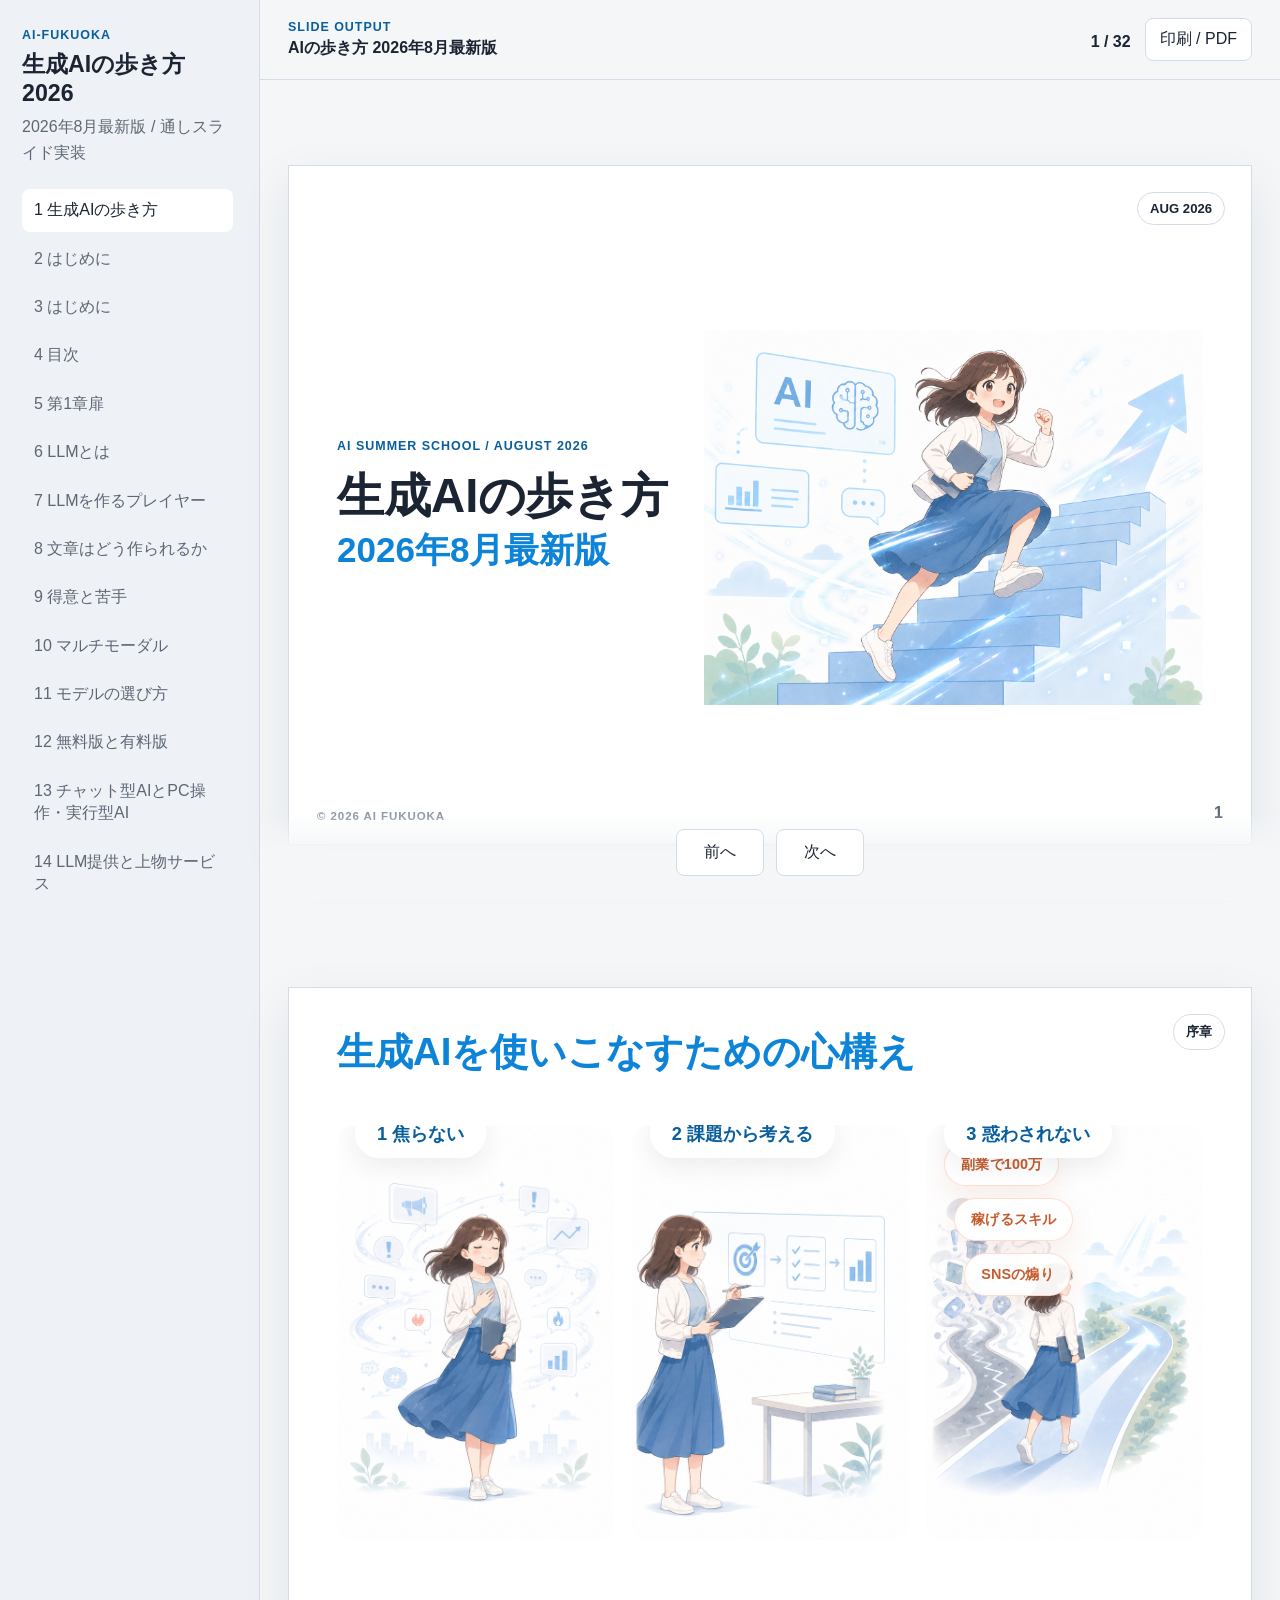
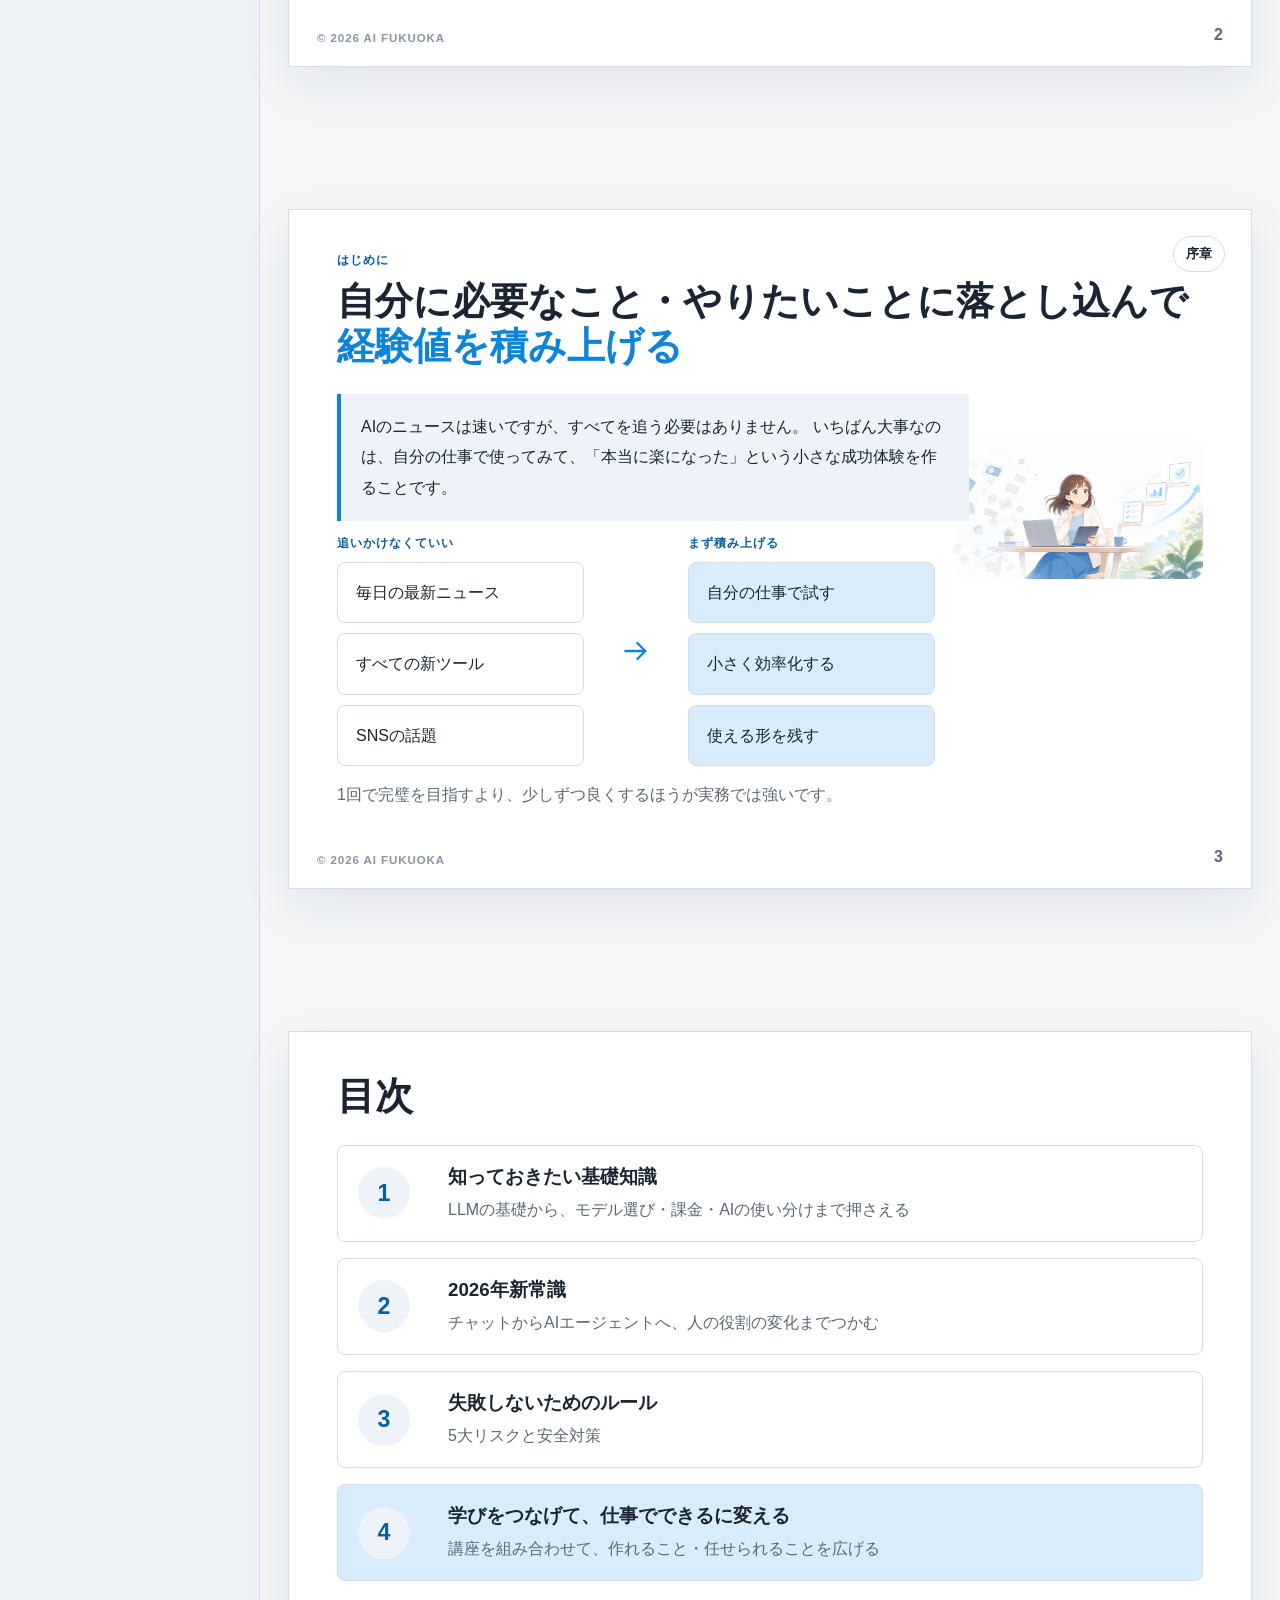
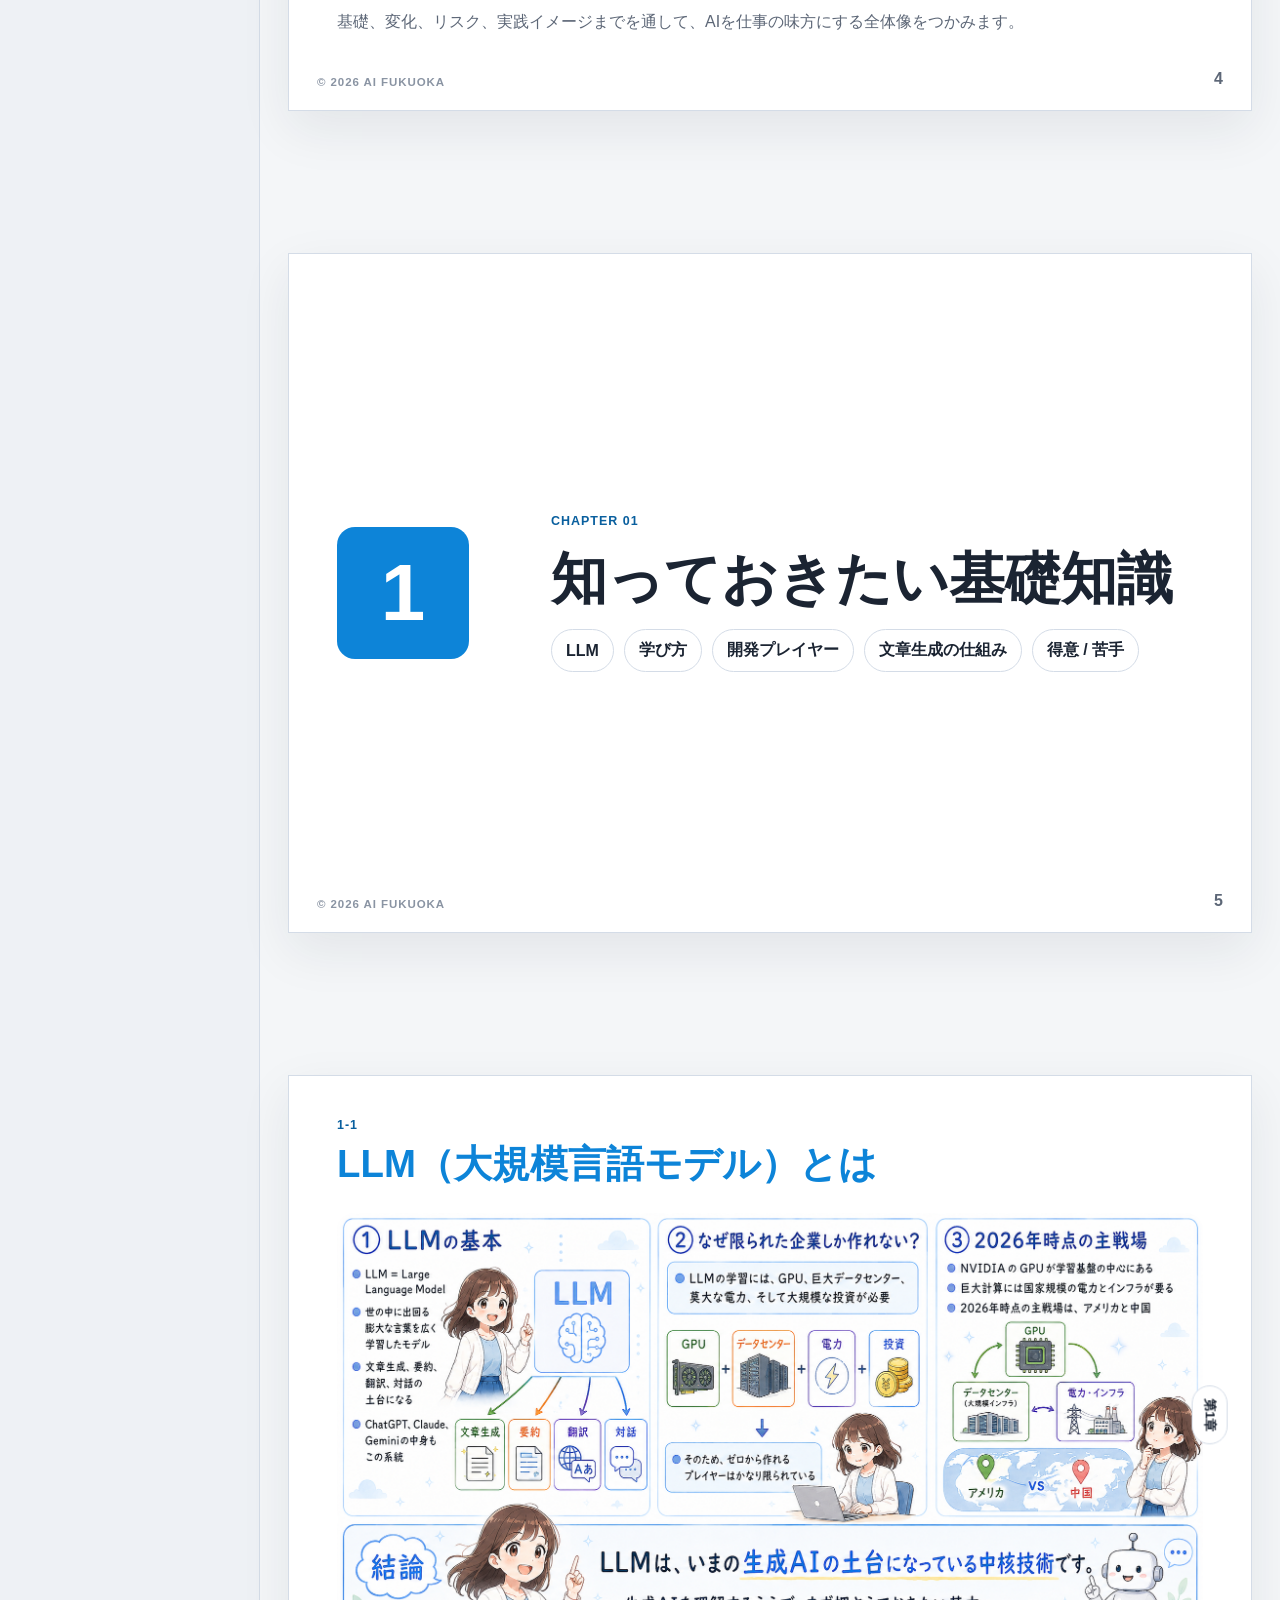
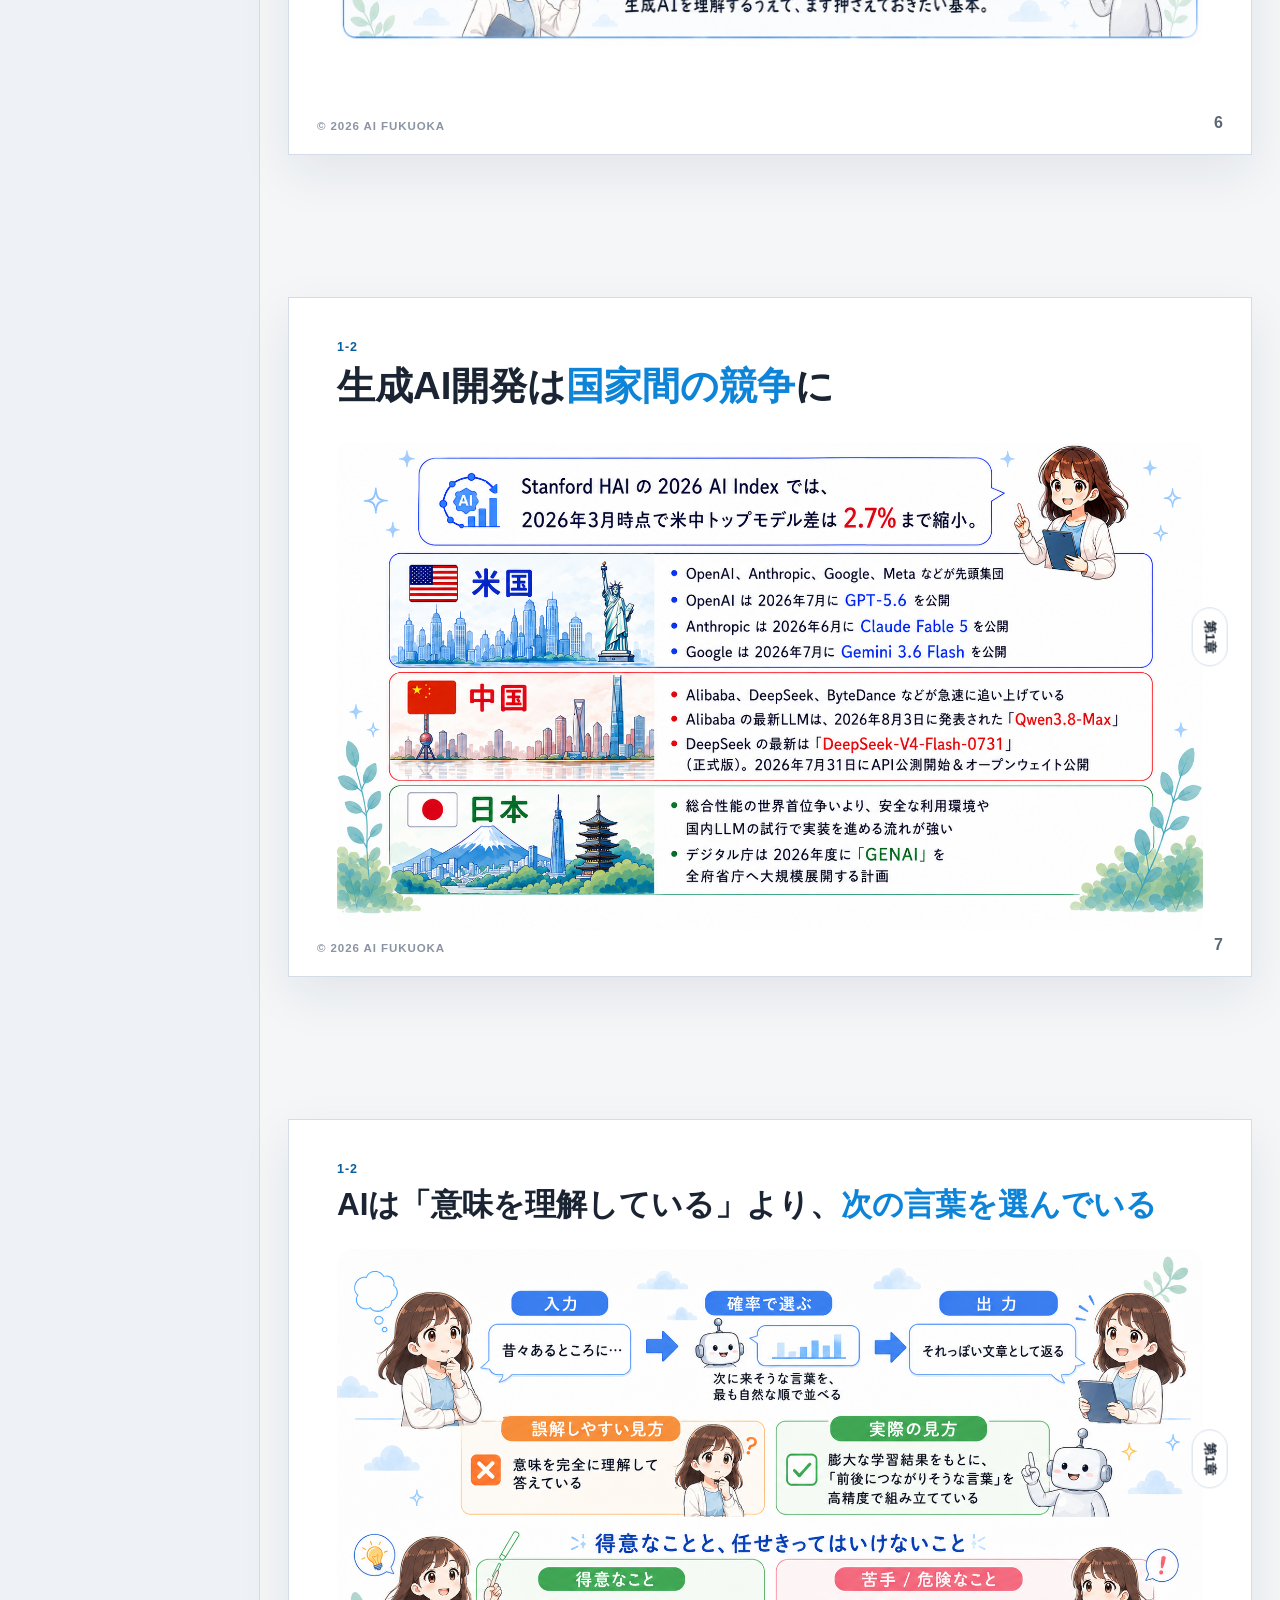
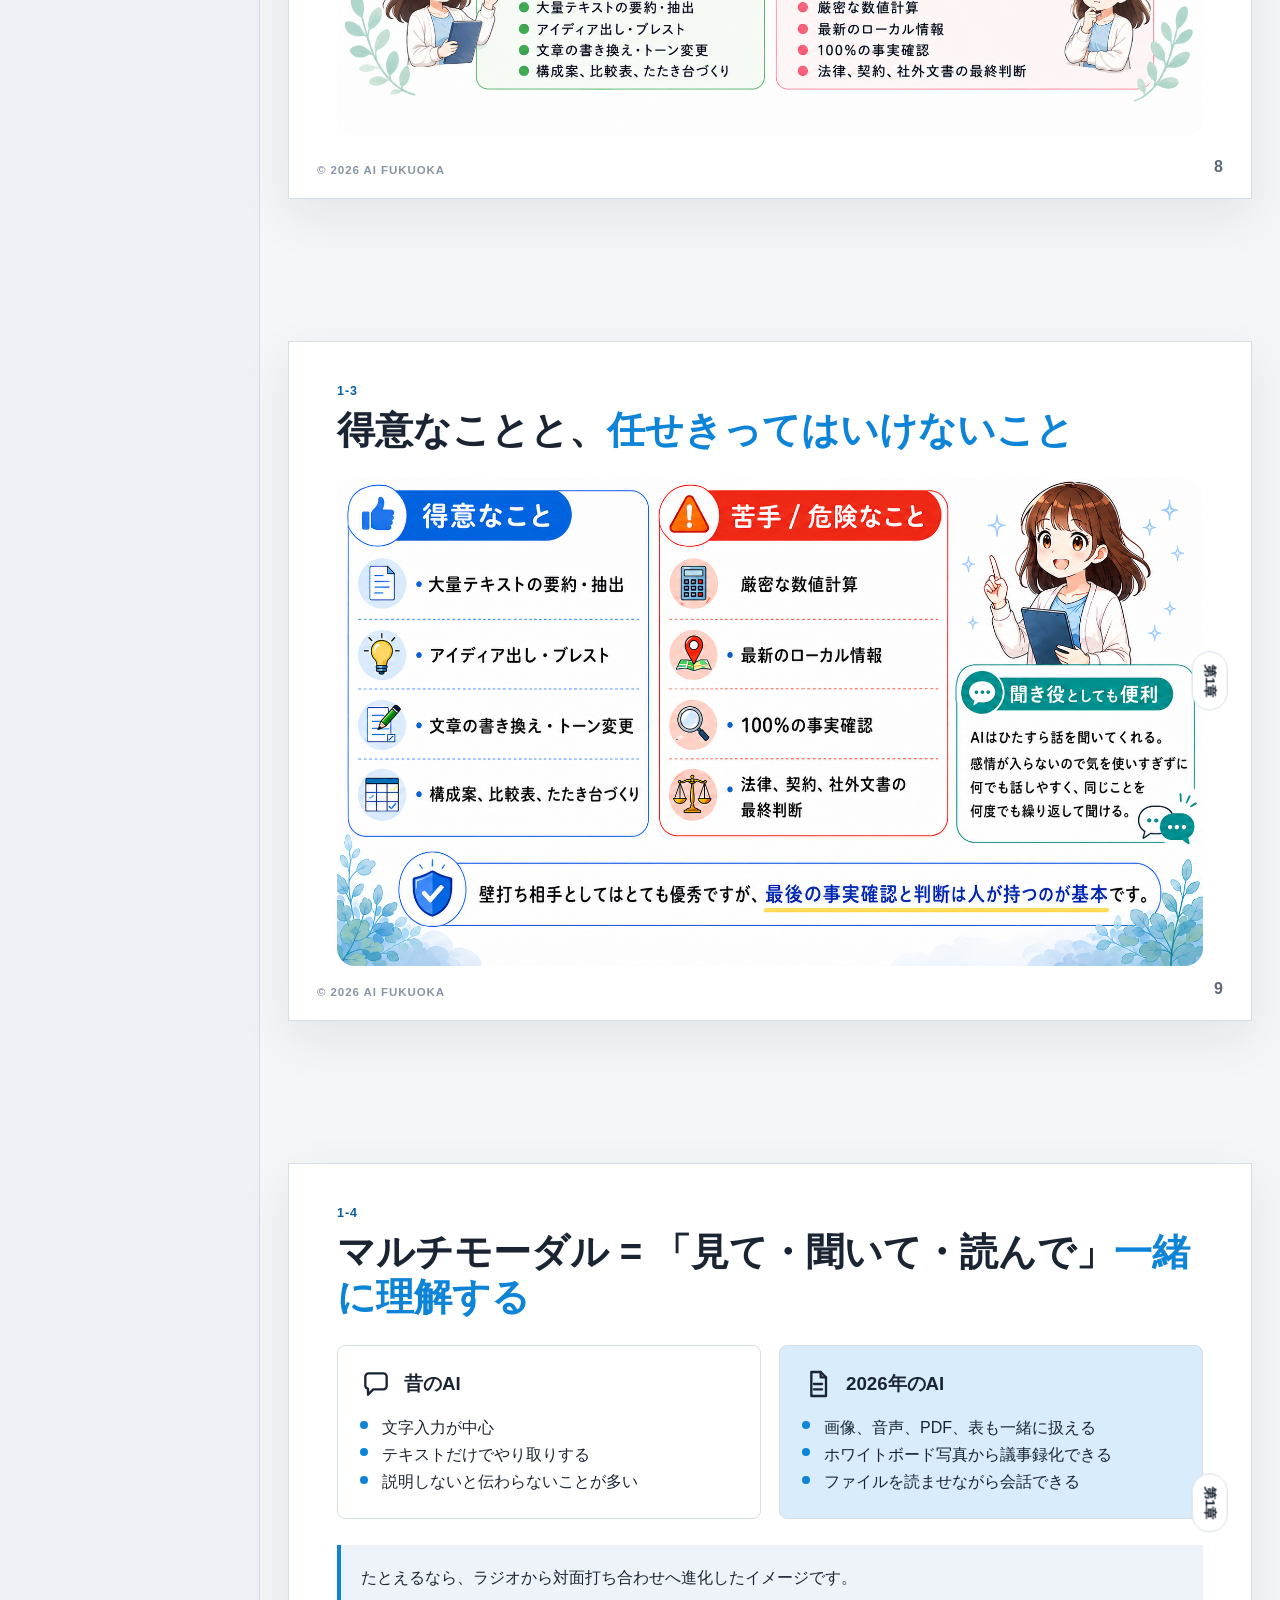
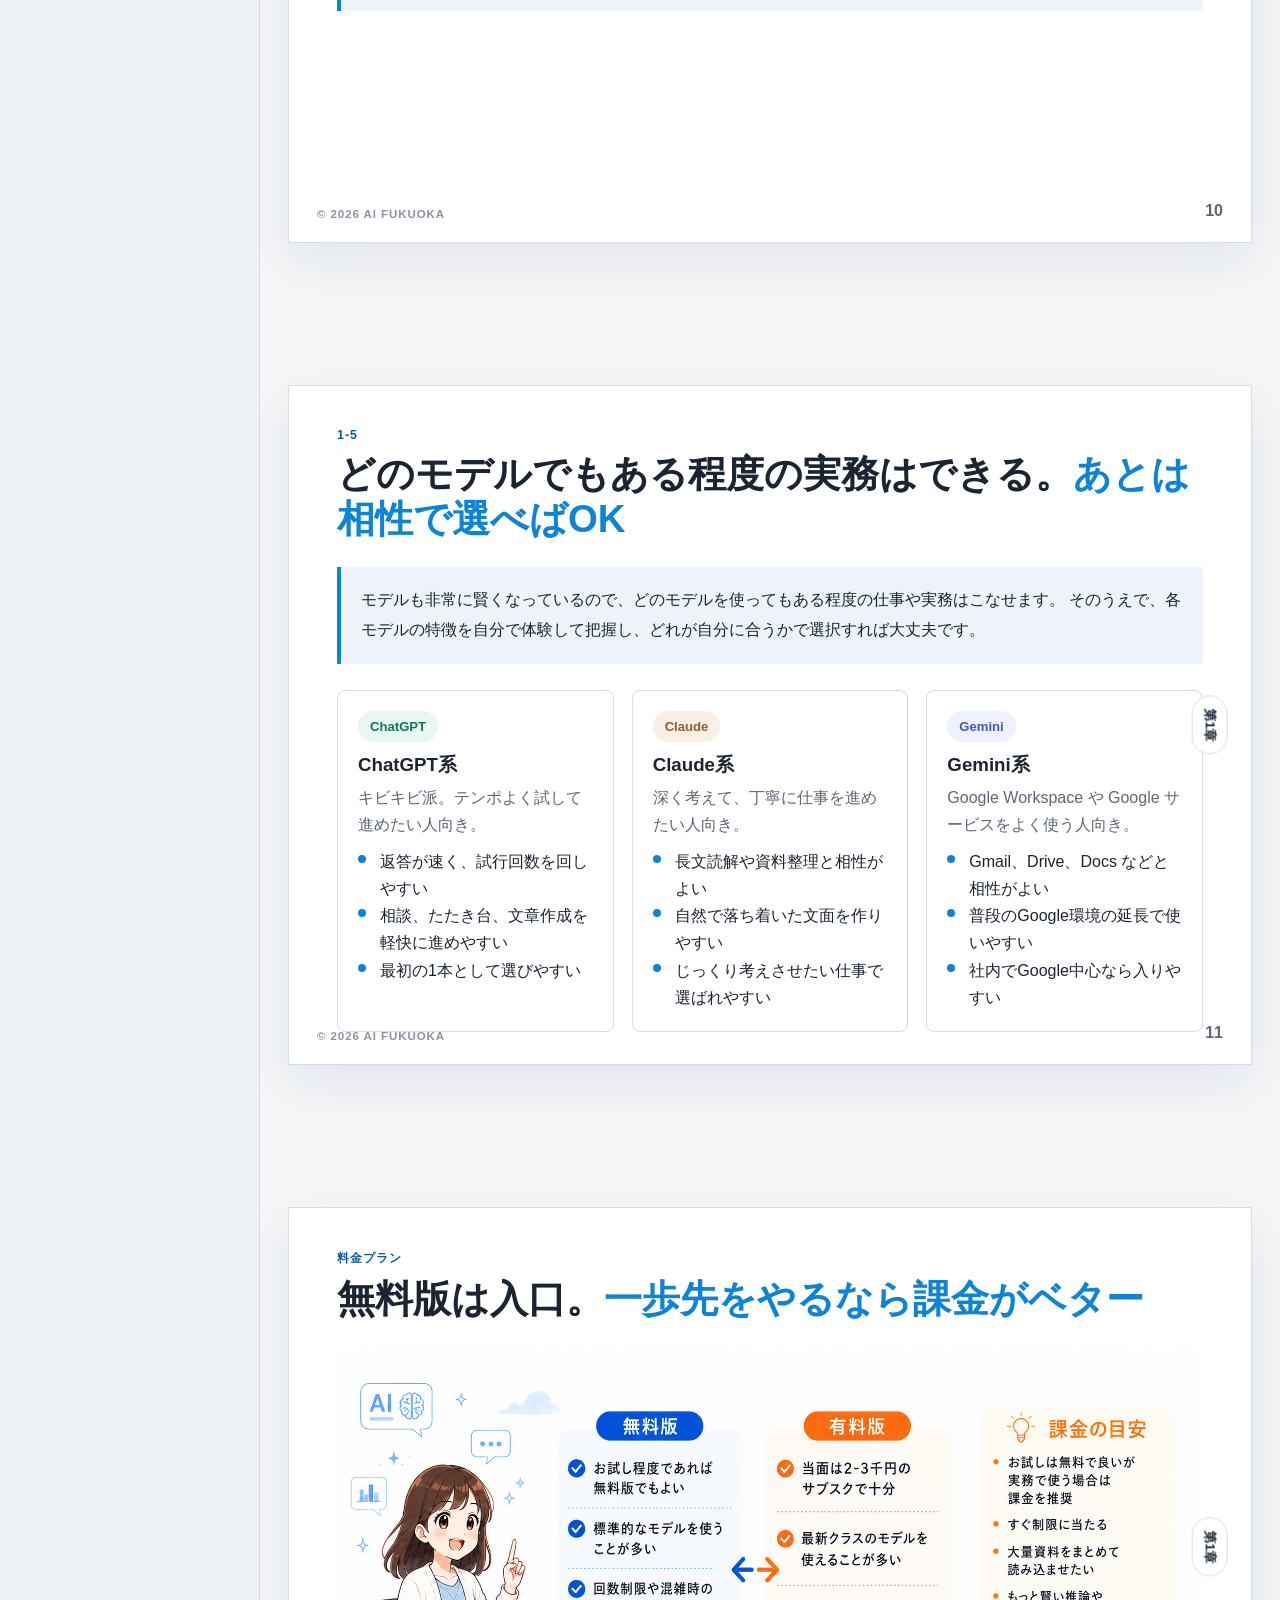
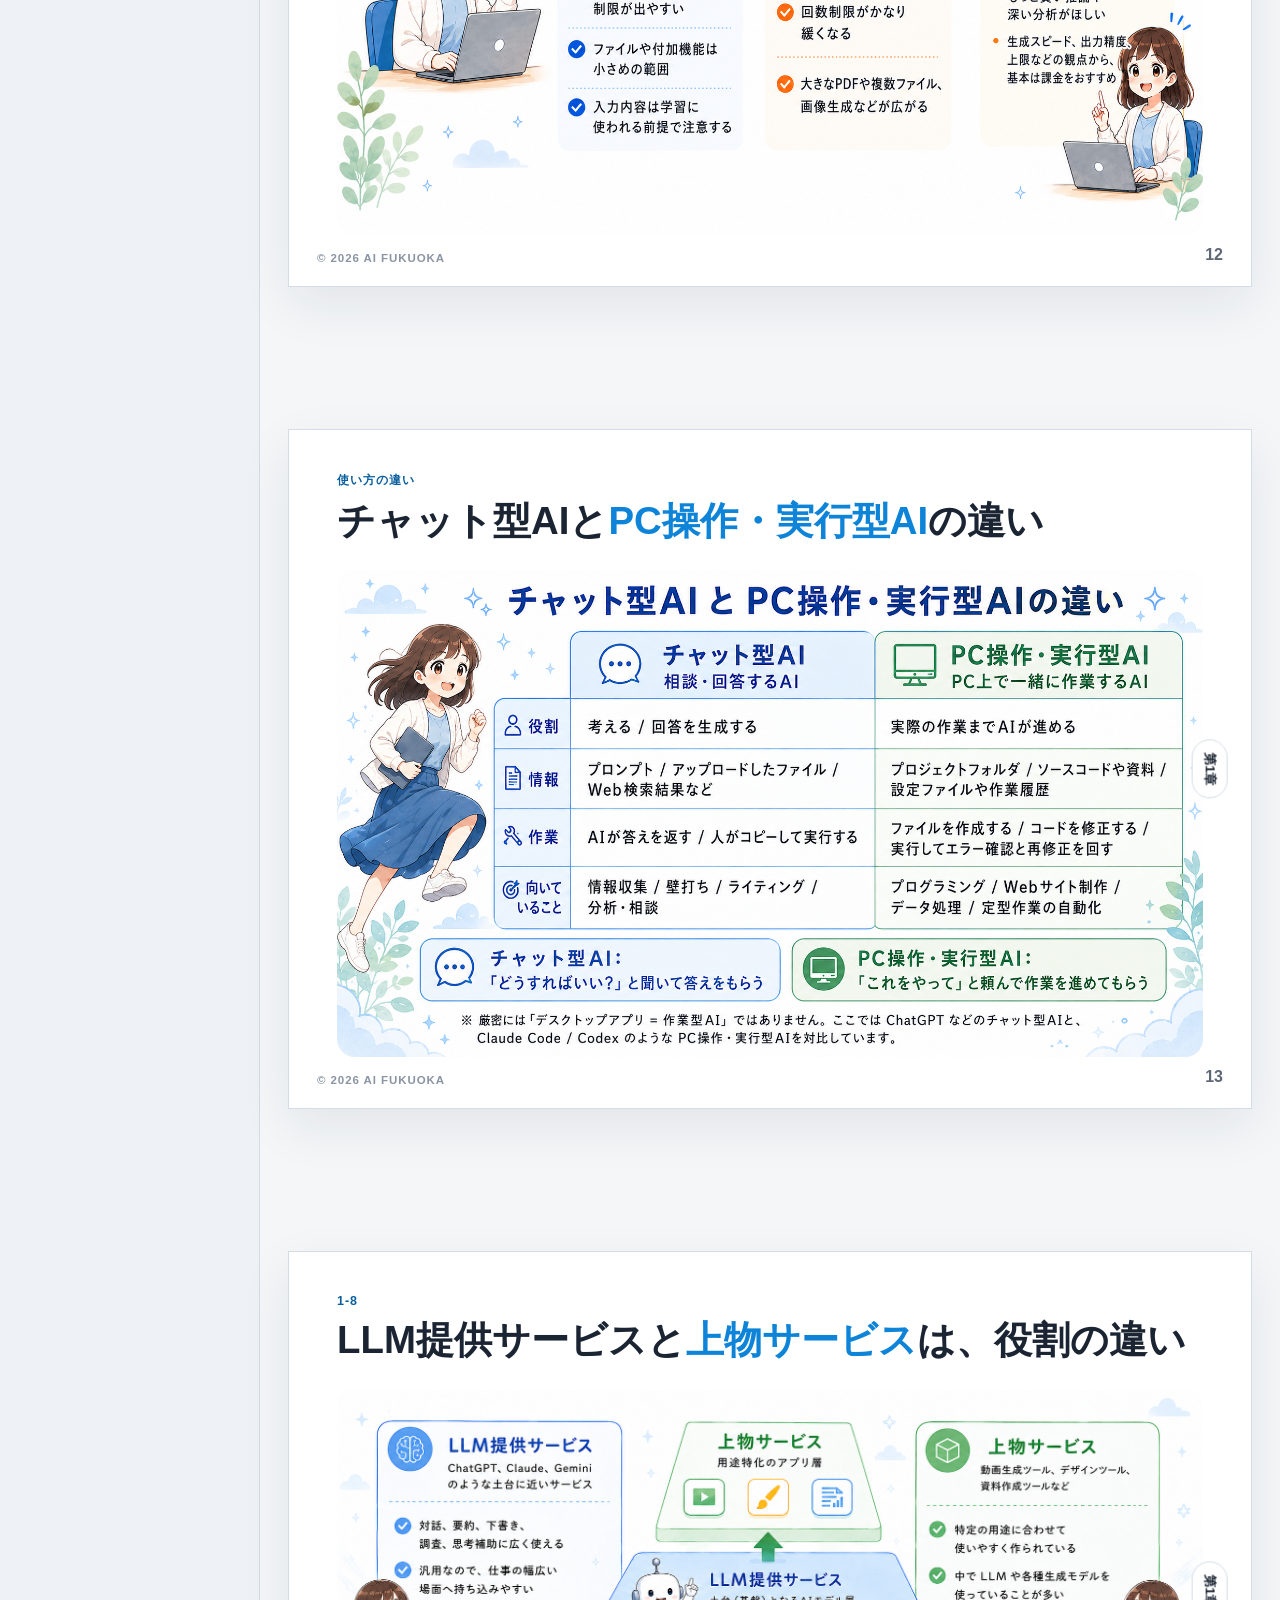
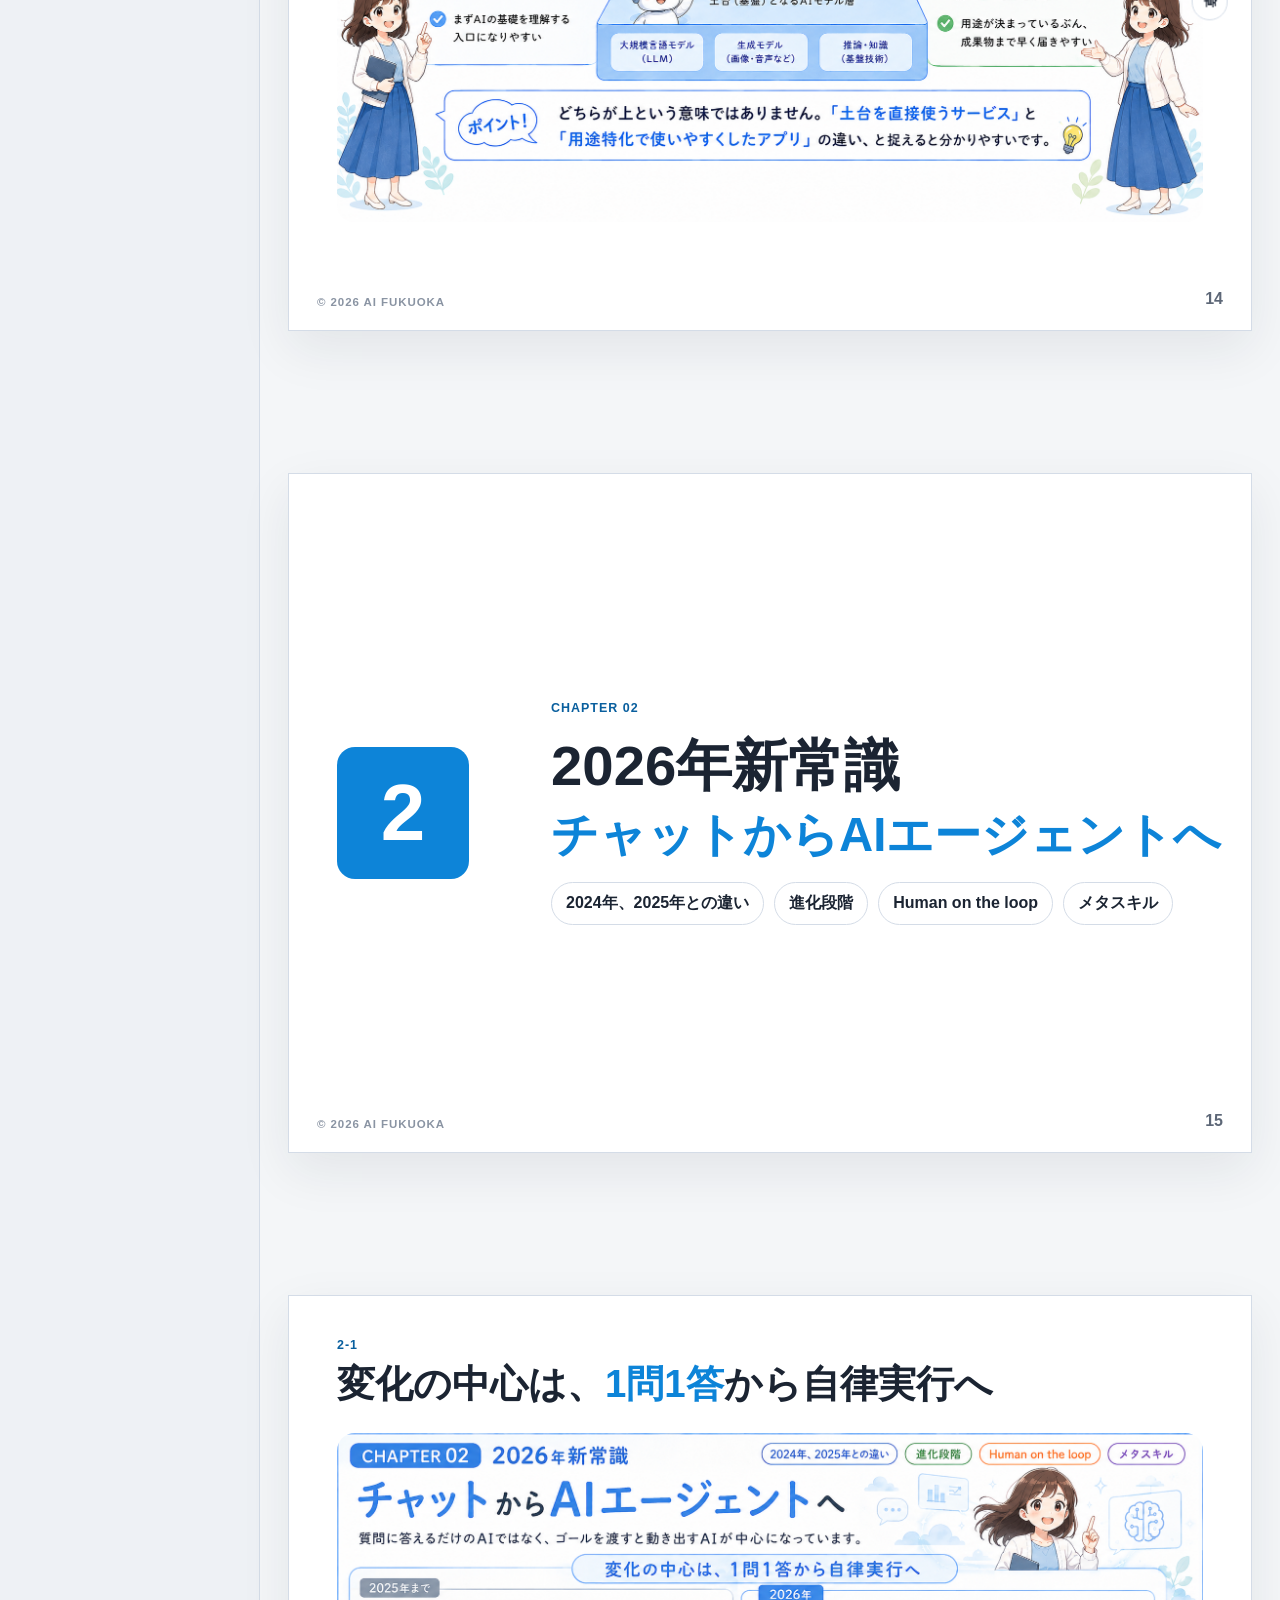
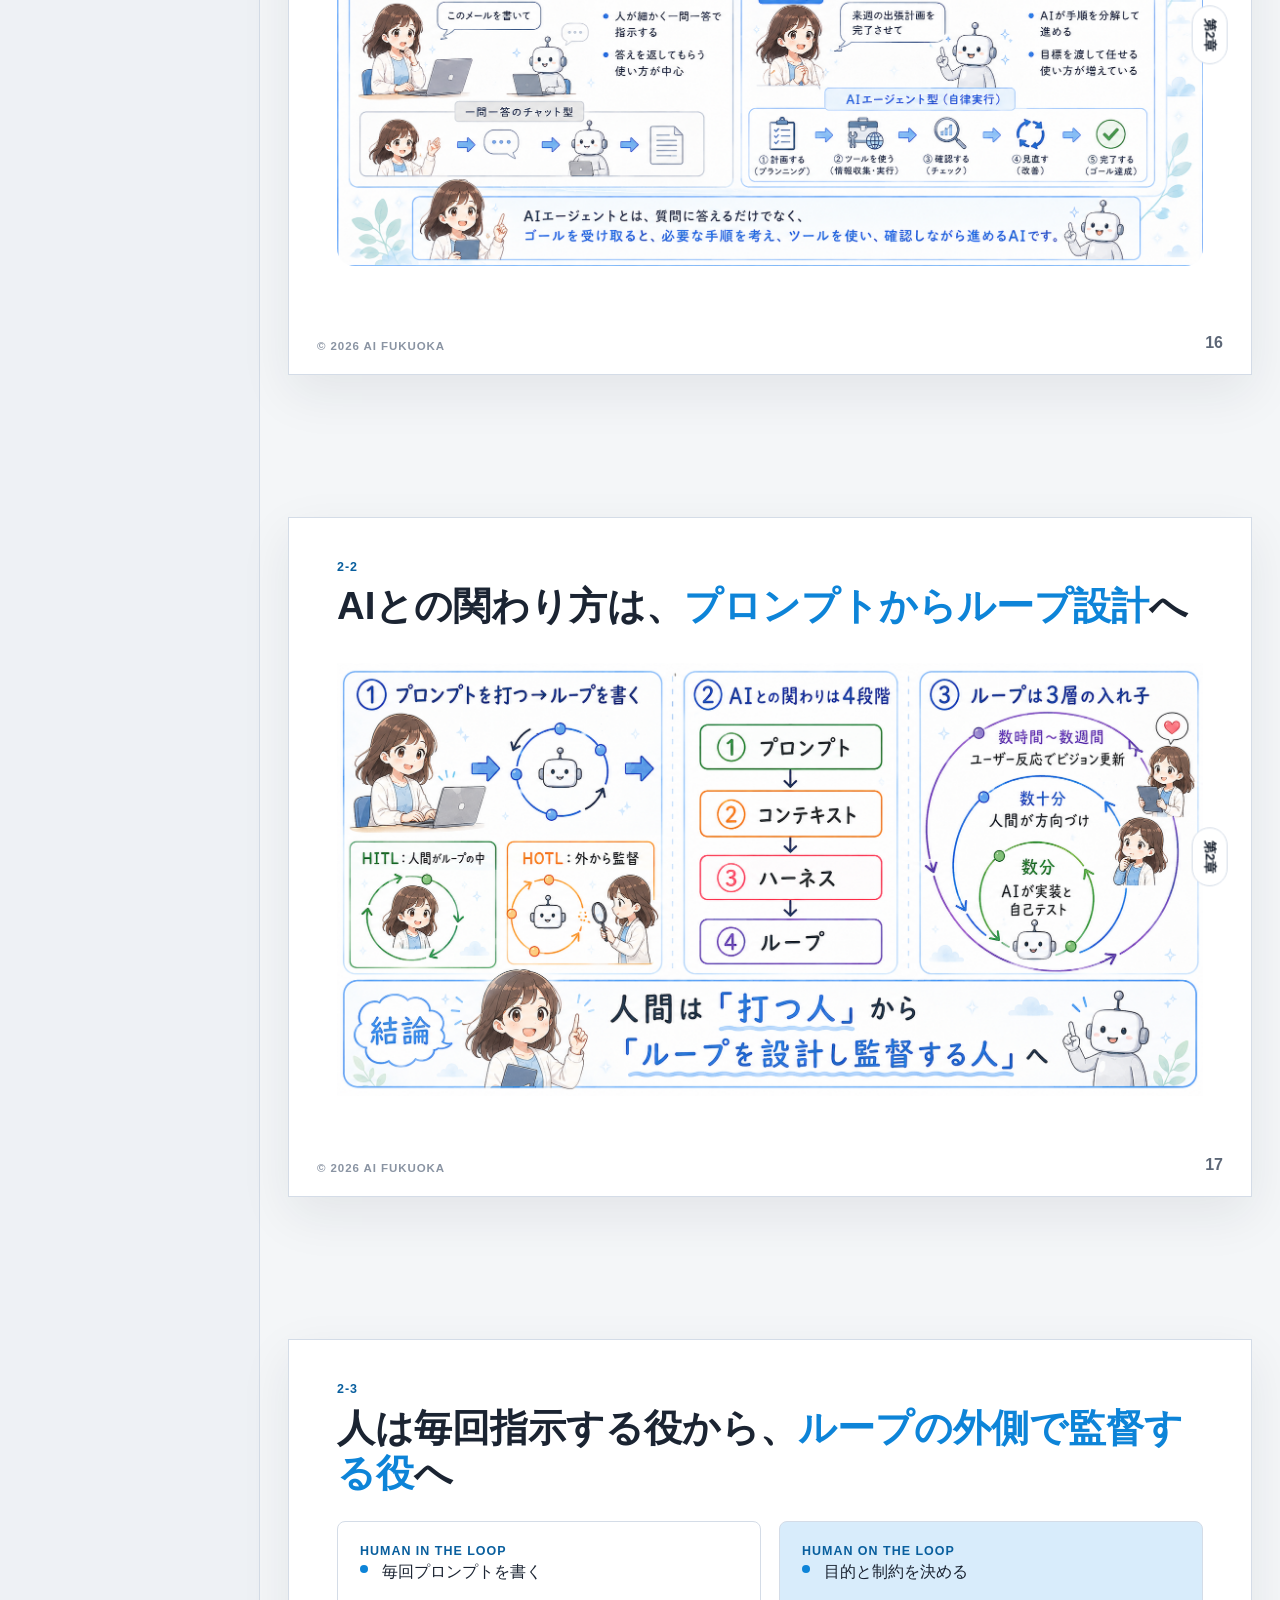
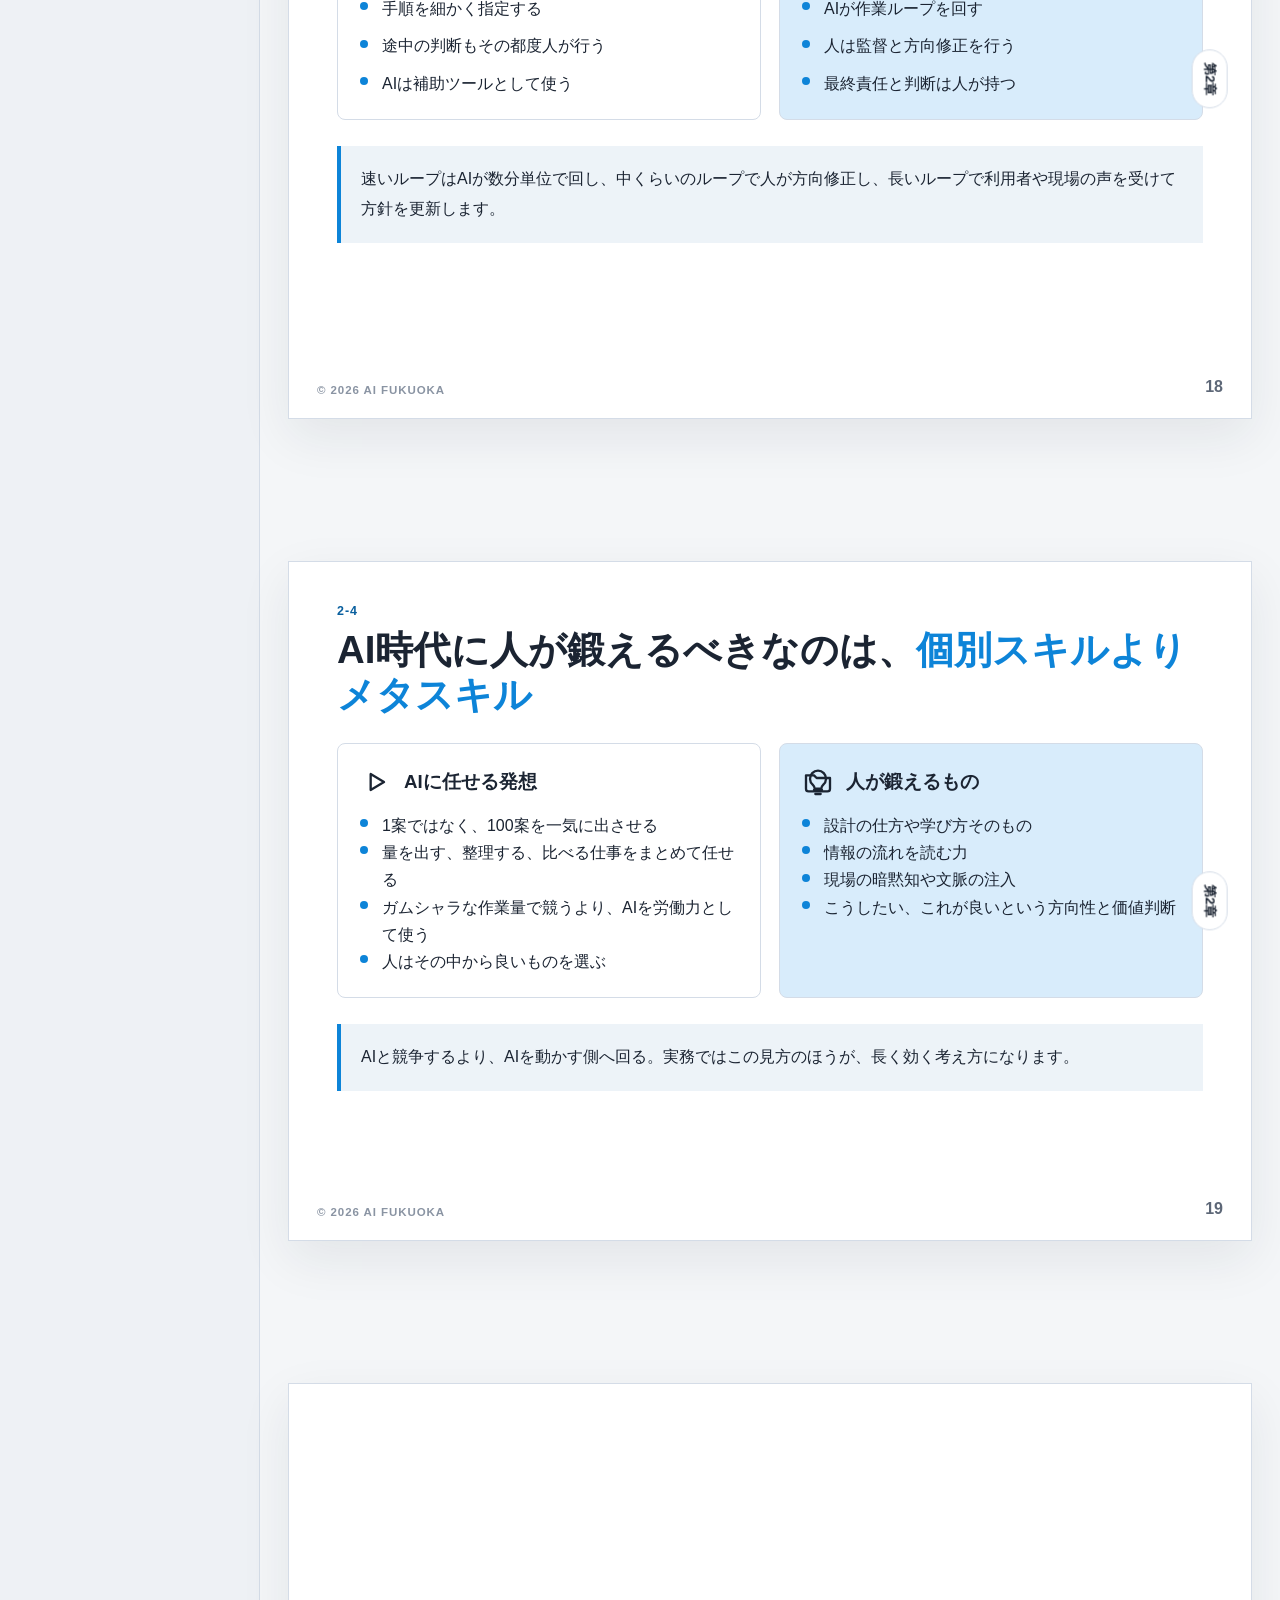
<file: day01/index.html>
<!DOCTYPE html>
<html lang="ja">
<head>
  <meta charset="UTF-8">
  <meta name="viewport" content="width=device-width, initial-scale=1.0">
  <title>AIの歩き方 2026年8月最新版</title>
  <link rel="stylesheet" href="styles.css">
</head>
<body>
  <svg class="icon-sprite" aria-hidden="true" focusable="false">
    <symbol id="icon-chat" viewBox="0 0 24 24">
      <path d="M4 6.5A2.5 2.5 0 0 1 6.5 4h11A2.5 2.5 0 0 1 20 6.5v7A2.5 2.5 0 0 1 17.5 16H10l-4 4v-4.5A2.5 2.5 0 0 1 4 13z"></path>
    </symbol>
    <symbol id="icon-desktop" viewBox="0 0 24 24">
      <rect x="3" y="4" width="18" height="12" rx="2"></rect>
      <path d="M8 20h8M12 16v4"></path>
    </symbol>
    <symbol id="icon-doc" viewBox="0 0 24 24">
      <path d="M7 3h7l4 4v14H7z"></path>
      <path d="M14 3v4h4M9 12h6M9 16h6"></path>
    </symbol>
    <symbol id="icon-grid" viewBox="0 0 24 24">
      <rect x="4" y="4" width="6" height="6"></rect>
      <rect x="14" y="4" width="6" height="6"></rect>
      <rect x="4" y="14" width="6" height="6"></rect>
      <rect x="14" y="14" width="6" height="6"></rect>AIとの関わり方は、プロンプトからループ設計へ進化している
    </sすらymbol>
    <symbol id="icon-check" viewBox="0 0 24 24">
      <path d="M5 12.5 10 17l9-10"></path>
    </symbol>
 スライド   <symbol id="icon-search" viewBox="0 0 24 24">
      <circle cx="11" cy="11"
       r="6"></circle>
      <path d="m20 20-4.2-4.2"></path>さい
    </symbol>4
    <symbol id="icon-lightbulb" viewBox="0 0 24 24">
      <path d="M9 18h6M10 21h4M8 14a6 6 0 1 1 8 0c-1 1-1.5 2-1.5 3h-5C9.5 16 9 15 8 14Z"></path>
8と      <path d="M3 7h6l2 2h10v8a2 2 0 0 1-2 2H5a2 2 0 0 1-2-2z"></path>
    </symbol>
    <symbol id="icon-users" viewBox="0 0 24 24">
      <circle cx="8" cy="9" r="3"></circle>
      <circle cx="16" cy="8" r="2.5"></circle>
      <path d="M3.5 18a4.5 4.5 0 0 1 9 0M13 18a3.8 3.8 0 0 1 7.5 0"></path>
    </symbol>
    <symbol id="icon-arrow-right" viewBox="0 0 24 24">
      <path d="M4 12h15"></path>
      <path d="m13 6 6 6-6 6"></path>
    </symbol>
    <symbol id="icon-play" viewBox="0 0 24 24">
      <path d="M8 6v12l10-6z"></path>
    </symbol>
  </svg>

  <div class="app-shell">
    <aside class="rail" aria-label="スライド一覧">
      <div class="rail__inner">
        <p class="rail__eyebrow">AI-Fukuoka</p>
        <h1 class="rail__title">生成AIの歩き方 2026</h1>
        <p class="rail__subtitle">2026年8月最新版 / 通しスライド実装</p>

        <nav class="toc">
          <a class="toc__link" href="#slide-1">1 生成AIの歩き方</a>
          <a class="toc__link" href="#slide-2">2 はじめに</a>
          <a class="toc__link" href="#slide-3">3 はじめに</a>
          <a class="toc__link" href="#slide-4">4 目次</a>
          <a class="toc__link" href="#slide-5">5 第1章扉</a>
          <a class="toc__link" href="#slide-6">6 LLMとは</a>
          <a class="toc__link" href="#slide-7">7 LLMを作るプレイヤー</a>
          <a class="toc__link" href="#slide-8">8 文章はどう作られるか</a>
          <a class="toc__link" href="#slide-9">9 得意と苦手</a>
          <a class="toc__link" href="#slide-10">10 マルチモーダル</a>
          <a class="toc__link" href="#slide-11">11 モデルの選び方</a>
          <a class="toc__link" href="#slide-12">12 無料版と有料版</a>
          <a class="toc__link" href="#slide-13">13 チャット型AIとPC操作・実行型AI</a>
          <a class="toc__link" href="#slide-14">14 LLM提供と上物サービス</a>
          <a class="toc__link" href="#slide-15">15 2026年新常識</a>
          <a class="toc__link" href="#slide-16">16 チャットからエージェントへ</a>
          <a class="toc__link" href="#slide-17">17 AIとの関わり方の進化</a>
          <a class="toc__link" href="#slide-18">18 人はループの外側へ</a>
          <a class="toc__link" href="#slide-19">19 人間に残る価値</a>
          <a class="toc__link" href="#slide-20">20 第3章扉</a>
          <a class="toc__link" href="#slide-21">21 情報漏えい</a>
          <a class="toc__link" href="#slide-22">22 誤情報・ハルシネーション</a>
          <a class="toc__link" href="#slide-23">23 著作権・権利侵害</a>
          <a class="toc__link" href="#slide-24">24 セキュリティリスク</a>
          <a class="toc__link" href="#slide-25">25 AIの勝手な実行・誤操作</a>
          <a class="toc__link" href="#slide-26">26 第4章扉</a>
          <a class="toc__link" href="#slide-27">27 講座を組み合わせるとできること 1</a>
          <a class="toc__link" href="#slide-28">28 講座を組み合わせるとできること 2</a>
          <a class="toc__link" href="#slide-29">29 仕事を速くしたい人へ</a>
          <a class="toc__link" href="#slide-30">30 AIに仕事を任せたい人へ</a>
          <a class="toc__link" href="#slide-31">31 最後に</a>
          <a class="toc__link" href="#slide-32">32 メッセージ</a>
        </nav>
      </div>
    </aside>

    <div class="workspace">
      <header class="topbar">
        <div>
          <p class="topbar__eyebrow">SLIDE OUTPUT</p>
          <p class="topbar__title">AIの歩き方 2026年8月最新版</p>
        </div>
        <div class="topbar__actions">
          <p class="topbar__counter" id="slide-counter">1 / 32</p>
          <button class="action-button" type="button" data-action="print">印刷 / PDF</button>
        </div>
      </header>

      <main class="deck" id="deck">
        <section class="slide slide--cover" id="slide-1" data-title="生成AIの歩き方">
          <div class="slide__frame">
            <div class="slide__chapter">AUG 2026</div>
            <div class="hero-grid">
              <div class="hero-copy">
                <p class="eyebrow">AI SUMMER SCHOOL / AUGUST 2026</p>
                <h2 class="title title--hero">生成AIの歩き方 <span class="accent hero-subtitle">2026年8月最新版</span></h2>
              </div>

              <figure class="art-panel art-panel--cover art-panel--cover-offset">
                <img
                  class="slide-illustration slide-illustration--cover"
                  src="./images/new-cover.png"
                  alt="生成AIの山へ向かって大人の参加者たちが歩き出すAI SUMMER SCHOOL 2026向けの表紙イラスト"
                >
              </figure>
            </div>
            <div class="slide__number">1</div>
          </div>
        </section>

        <section class="slide" id="slide-2" data-title="はじめに">
          <div class="slide__frame">
            <div class="slide__tag">序章</div>
            <div class="slide__main">
              <div class="slide__header">
                <h2 class="title"><span class="accent">生成AIを使いこなすための心構え</span></h2>
              </div>

              <div class="mindset-triptych" aria-label="3つの心構え">
                <figure class="mindset-panel">
                  <div
                    class="mindset-panel__visual mindset-panel__visual--left"
                    aria-label="AIの話題に振り回されず落ち着いて構える女性のイラスト"
                  ></div>
                  <figcaption class="mindset-panel__label">1 焦らない</figcaption>
                </figure>
                <figure class="mindset-panel">
                  <div
                    class="mindset-panel__visual mindset-panel__visual--center"
                    aria-label="自分の課題に集中して一つの作業に向き合う女性のイラスト"
                  ></div>
                  <figcaption class="mindset-panel__label">2 課題から考える</figcaption>
                </figure>
                <figure class="mindset-panel">
                  <div
                    class="mindset-panel__visual mindset-panel__visual--right"
                    aria-label="副業で100万や稼げるスキルなどの煽りSNSに惑わされず、自分のペースを守る女性のイラスト"
                  >
                    <div class="mindset-overlay mindset-overlay--warning">
                      <span>副業で100万</span>
                      <span>稼げるスキル</span>
                      <span>SNSの煽り</span>
                    </div>
                  </div>
                  <figcaption class="mindset-panel__label">3 惑わされない</figcaption>
                </figure>
              </div>
            </div>
            <div class="slide__number">2</div>
          </div>
        </section>

        <section class="slide" id="slide-3" data-title="はじめに">
          <div class="slide__frame">
            <div class="slide__tag">序章</div>
            <div class="slide__main">
              <div class="slide__header">
                <p class="eyebrow">はじめに</p>
                <h2 class="title">自分に必要なこと・やりたいことに落とし込んで<span class="accent">経験値を積み上げる</span></h2>
              </div>

              <div class="two-column two-column--wide two-column--intro">
                <div class="request-output-stack request-output-stack--intro">
                  <p class="callout">
                    AIのニュースは速いですが、すべてを追う必要はありません。
                    いちばん大事なのは、自分の仕事で使ってみて、「本当に楽になった」という小さな成功体験を作ることです。
                  </p>

                  <div class="request-output">
                    <div class="request-output__column">
                      <p class="mini-label">追いかけなくていい</p>
                      <div class="stack-card">毎日の最新ニュース</div>
                      <div class="stack-card">すべての新ツール</div>
                      <div class="stack-card">SNSの話題</div>
                    </div>
                    <div class="request-output__arrow">
                      <svg class="icon icon--large"><use href="#icon-arrow-right"></use></svg>
                    </div>
                    <div class="request-output__column">
                      <p class="mini-label">まず積み上げる</p>
                      <div class="stack-card stack-card--accent">自分の仕事で試す</div>
                      <div class="stack-card stack-card--accent">小さく効率化する</div>
                      <div class="stack-card stack-card--accent">使える形を残す</div>
                    </div>
                  </div>

                  <p class="footer-note">1回で完璧を目指すより、少しずつ良くするほうが実務では強いです。</p>
                </div>

                <div class="intro-visual">
                  <figure class="art-panel art-panel--plain">
                    <img
                      class="slide-illustration slide-illustration--inline"
                      src="./images/summer-school-small-wins-cut.png"
                      alt="情報を追いすぎず、小さな成功体験を積み上げる女性のイラスト"
                    >
                  </figure>
                </div>
              </div>
            </div>
            <div class="slide__number">3</div>
          </div>
        </section>

        <section class="slide" id="slide-4" data-title="目次">
          <div class="slide__frame">
            <div class="slide__main">
              <div class="slide__header">
                <h2 class="title">目次</h2>
              </div>

              <div class="map-flow">
                <article class="map-step">
                  <div class="map-step__index">1</div>
                  <div>
                    <h3>知っておきたい基礎知識</h3>
                    <p>LLMの基礎から、モデル選び・課金・AIの使い分けまで押さえる</p>
                  </div>
                </article>
                <article class="map-step">
                  <div class="map-step__index">2</div>
                  <div>
                    <h3>2026年新常識</h3>
                    <p>チャットからAIエージェントへ、人の役割の変化までつかむ</p>
                  </div>
                </article>
                <article class="map-step">
                  <div class="map-step__index">3</div>
                  <div>
                    <h3>失敗しないためのルール</h3>
                    <p>5大リスクと安全対策</p>
                  </div>
                </article>
                <article class="map-step map-step--accent">
                  <div class="map-step__index">4</div>
                  <div>
                    <h3>学びをつなげて、仕事でできるに変える</h3>
                    <p>講座を組み合わせて、作れること・任せられることを広げる</p>
                  </div>
                </article>
              </div>

              <p class="footer-note">基礎、変化、リスク、実践イメージまでを通して、AIを仕事の味方にする全体像をつかみます。</p>
            </div>
            <div class="slide__number">4</div>
          </div>
        </section>

        <section class="slide slide--chapter" id="slide-5" data-title="第1章扉">
          <div class="slide__frame">
            <div class="chapter-hero">
              <div class="chapter-hero__number">1</div>
              <div class="chapter-hero__body">
                <p class="eyebrow">CHAPTER 01</p>
                <h2 class="title title--chapter">知っておきたい基礎知識</h2>
                <div class="chapter-points">
                  <span>LLM</span>
                  <span>学び方</span>
                  <span>開発プレイヤー</span>
                  <span>文章生成の仕組み</span>
                  <span>得意 / 苦手</span>
                </div>
              </div>
            </div>
            <div class="slide__number">5</div>
          </div>
        </section>

        <section class="slide" id="slide-6" data-title="LLMとは">
          <div class="slide__frame">
            <div class="side-pill">第1章</div>
            <div class="slide__main">
              <div class="slide__header">
                <p class="eyebrow">1-1</p>
                <h2 class="title"><span class="accent">LLM（大規模言語モデル）とは</span></h2>
              </div>

              <figure class="art-panel art-panel--plain art-panel--message">
                <img
                  class="slide-illustration slide-illustration--message"
                  src="./images/aboutllm.png"
                  alt="LLMの概要を説明する図解"
                >
              </figure>
            </div>
            <div class="slide__number">6</div>
          </div>
        </section>

        <section class="slide" id="slide-7" data-title="LLMを作るプレイヤー">
          <div class="slide__frame">
            <div class="side-pill">第1章</div>
            <div class="slide__main">
              <div class="slide__header">
                <p class="eyebrow">1-2</p>
                <h2 class="title">生成AI開発は<span class="accent">国家間の競争</span>に</h2>
              </div>

              <figure class="art-panel art-panel--plain art-panel--message art-panel--message-lg">
                <img
                  class="slide-illustration slide-illustration--message slide-illustration--message-lg"
                  src="./images/slide-7-ai-dev.png"
                  alt="生成AI開発が国家間競争になっている状況を説明する図"
                >
              </figure>
            </div>
            <div class="slide__number">7</div>
          </div>
        </section>

        <section class="slide" id="slide-8" data-title="文章はどう作られるか">
          <div class="slide__frame">
            <div class="side-pill">第1章</div>
            <div class="slide__main">
              <div class="slide__header">
                <p class="eyebrow">1-2</p>
                <h2 class="title title--slide-8">AIは「意味を理解している」より、<span class="accent">次の言葉を選んでいる</span></h2>
              </div>

              <figure class="art-panel art-panel--plain art-panel--message">
                <img
                  class="slide-illustration slide-illustration--message slide-illustration--slide-8"
                  src="./images/AI-word.png"
                  alt="AIが次の言葉を選びながら文章を作る仕組みを説明する図"
                >
              </figure>
            </div>
            <div class="slide__number">8</div>
          </div>
        </section>

        <section class="slide" id="slide-9" data-title="得意と苦手">
          <div class="slide__frame">
            <div class="side-pill">第1章</div>
            <div class="slide__main">
              <div class="slide__header">
                <p class="eyebrow">1-3</p>
                <h2 class="title">得意なことと、<span class="accent">任せきってはいけないこと</span></h2>
              </div>

              <figure class="art-panel art-panel--plain art-panel--message art-panel--message-up">
                <img
                  class="slide-illustration slide-illustration--message slide-illustration--message-up slide-illustration--slide-9"
                  src="./images/slide-9-ai-tokui.png"
                  alt="AIの得意なことや、壁打ち相手としての使いやすさを表したイラスト"
                >
              </figure>
            </div>
            <div class="slide__number">9</div>
          </div>
        </section>

        <section class="slide" id="slide-10" data-title="マルチモーダル">
          <div class="slide__frame">
            <div class="side-pill">第1章</div>
            <div class="slide__main">
              <div class="slide__header">
                <p class="eyebrow">1-4</p>
                <h2 class="title">マルチモーダル = 「見て・聞いて・読んで」<span class="accent">一緒に理解する</span></h2>
              </div>

              <div class="split-panel">
                <article class="split-panel__pane">
                  <div class="pane-head">
                    <svg class="icon icon--panel"><use href="#icon-chat"></use></svg>
                    <h3>昔のAI</h3>
                  </div>
                  <ul class="mini-list">
                    <li>文字入力が中心</li>
                    <li>テキストだけでやり取りする</li>
                    <li>説明しないと伝わらないことが多い</li>
                  </ul>
                </article>
                <article class="split-panel__pane split-panel__pane--accent">
                  <div class="pane-head">
                    <svg class="icon icon--panel"><use href="#icon-doc"></use></svg>
                    <h3>2026年のAI</h3>
                  </div>
                  <ul class="mini-list">
                    <li>画像、音声、PDF、表も一緒に扱える</li>
                    <li>ホワイトボード写真から議事録化できる</li>
                    <li>ファイルを読ませながら会話できる</li>
                  </ul>
                </article>
              </div>

              <p class="callout">たとえるなら、ラジオから対面打ち合わせへ進化したイメージです。</p>
            </div>
            <div class="slide__number">10</div>
          </div>
        </section>

        <section class="slide" id="slide-11" data-title="モデルの選び方">
          <div class="slide__frame">
            <div class="side-pill">第1章</div>
            <div class="slide__main">
              <div class="slide__header">
                <p class="eyebrow">1-5</p>
                <h2 class="title">どのモデルでもある程度の実務はできる。<span class="accent">あとは相性で選べばOK</span></h2>
              </div>

              <p class="callout">
                モデルも非常に賢くなっているので、どのモデルを使ってもある程度の仕事や実務はこなせます。
                そのうえで、各モデルの特徴を自分で体験して把握し、どれが自分に合うかで選択すれば大丈夫です。
              </p>

              <div class="comparison-grid">
                <article class="compare-card">
                  <div class="brand-row">
                    <span class="brand-chip brand-chip--chatgpt">ChatGPT</span>
                  </div>
                  <h3>ChatGPT系</h3>
                  <p class="compare-card__lead">キビキビ派。テンポよく試して進めたい人向き。</p>
                  <ul class="mini-list">
                    <li>返答が速く、試行回数を回しやすい</li>
                    <li>相談、たたき台、文章作成を軽快に進めやすい</li>
                    <li>最初の1本として選びやすい</li>
                  </ul>
                </article>
                <article class="compare-card">
                  <div class="brand-row">
                    <span class="brand-chip brand-chip--claude">Claude</span>
                  </div>
                  <h3>Claude系</h3>
                  <p class="compare-card__lead">深く考えて、丁寧に仕事を進めたい人向き。</p>
                  <ul class="mini-list">
                    <li>長文読解や資料整理と相性がよい</li>
                    <li>自然で落ち着いた文面を作りやすい</li>
                    <li>じっくり考えさせたい仕事で選ばれやすい</li>
                  </ul>
                </article>
                <article class="compare-card">
                  <div class="brand-row">
                    <span class="brand-chip brand-chip--gemini">Gemini</span>
                  </div>
                  <h3>Gemini系</h3>
                  <p class="compare-card__lead">Google Workspace や Google サービスをよく使う人向き。</p>
                  <ul class="mini-list">
                    <li>Gmail、Drive、Docs などと相性がよい</li>
                    <li>普段のGoogle環境の延長で使いやすい</li>
                    <li>社内でGoogle中心なら入りやすい</li>
                  </ul>
                </article>
              </div>

              <p class="footer-note">迷ったら、まず1つ使ってみる。そのうえで「速さ」「深さ」「普段の業務環境」との相性で選ぶと失敗しにくいです。</p>
            </div>
            <div class="slide__number">11</div>
          </div>
        </section>

        <section class="slide" id="slide-12" data-title="無料版と有料版">
          <div class="slide__frame">
            <div class="side-pill">第1章</div>
            <div class="slide__main">
              <div class="slide__header">
                <p class="eyebrow">料金プラン</p>
                <h2 class="title">無料版は入口。<span class="accent">一歩先をやるなら課金がベター</span></h2>
              </div>

              <figure class="art-panel art-panel--plain art-panel--message">
                <img
                  class="slide-illustration slide-illustration--message"
                  src="./images/slide-12-kakin.png"
                  alt="無料版と有料版の違いや、課金が必要になりやすい場面を説明する図"
                >
              </figure>
            </div>
            <div class="slide__number">12</div>
          </div>
        </section>

        <section class="slide" id="slide-13" data-title="チャット型AIとPC操作・実行型AI">
          <div class="slide__frame">
            <div class="side-pill">第1章</div>
            <div class="slide__main">
              <div class="slide__header">
                <p class="eyebrow">使い方の違い</p>
                <h2 class="title">チャット型AIと<span class="accent">PC操作・実行型AI</span>の違い</h2>
              </div>

              <figure class="art-panel art-panel--plain art-panel--message">
                <img
                  class="slide-illustration slide-illustration--message slide-illustration--slide-13"
                  src="./images/slide-13-desktop.png"
                  alt="チャット型AIとPC操作・実行型AIの使い分けを説明する図"
                >
              </figure>
            </div>
            <div class="slide__number">13</div>
          </div>
        </section>

        <section class="slide" id="slide-14" data-title="LLM提供と上物サービス">
          <div class="slide__frame">
            <div class="side-pill">第1章</div>
            <div class="slide__main">
              <div class="slide__header">
                <p class="eyebrow">1-8</p>
                <h2 class="title">LLM提供サービスと<span class="accent">上物サービス</span>は、役割の違い</h2>
              </div>

              <figure class="art-panel art-panel--plain art-panel--message">
                <img
                  class="slide-illustration slide-illustration--message"
                  src="./images/uwamono.png"
                  alt="LLM提供サービスと上物サービスの違いを説明する図"
                >
              </figure>
            </div>
            <div class="slide__number">14</div>
          </div>
        </section>

        <section class="slide slide--chapter" id="slide-15" data-title="2026年新常識">
          <div class="slide__frame">
            <div class="chapter-hero">
              <div class="chapter-hero__number">2</div>
              <div class="chapter-hero__body">
                <p class="eyebrow">CHAPTER 02</p>
                <h2 class="title title--chapter">2026年新常識<br><span class="accent chapter-accent--single-line">チャットからAIエージェントへ</span></h2>
                <div class="chapter-points">
                  <span>2024年、2025年との違い</span>
                  <span>進化段階</span>
                  <span>Human on the loop</span>
                  <span>メタスキル</span>
                </div>
              </div>
            </div>
            <div class="slide__number">15</div>
          </div>
        </section>

        <section class="slide" id="slide-16" data-title="チャットからエージェントへ">
          <div class="slide__frame">
            <div class="side-pill">第2章</div>
            <div class="slide__main">
              <div class="slide__header">
                <p class="eyebrow">2-1</p>
                <h2 class="title">変化の中心は、<span class="accent">1問1答</span>から自律実行へ</h2>
              </div>

              <figure class="art-panel art-panel--plain art-panel--message">
                <img
                  class="slide-illustration slide-illustration--message slide-illustration--slide-16"
                  src="./images/agent.png"
                  alt="チャット型AIからAIエージェントへの変化を説明する図"
                >
              </figure>
            </div>
            <div class="slide__number">16</div>
          </div>
        </section>

        <section class="slide" id="slide-17" data-title="AIとの関わり方の進化">
          <div class="slide__frame">
            <div class="side-pill">第2章</div>
            <div class="slide__main">
              <div class="slide__header">
                <p class="eyebrow">2-2</p>
                <h2 class="title">AIとの関わり方は、<span class="accent">プロンプトからループ設計</span>へ</h2>
              </div>

              <figure class="art-panel art-panel--plain art-panel--slide-29">
                <img
                  class="slide-illustration slide-illustration--slide-29"
                  src="./images/slide-29-context-loop.png"
                  alt="プロンプトからループ設計への変化と、AIとの関わり方4段階、3層のループ構造をまとめた図解"
                >
              </figure>
            </div>
            <div class="slide__number">17</div>
          </div>
        </section>

        <section class="slide" id="slide-18" data-title="人はループの外側へ">
          <div class="slide__frame">
            <div class="side-pill">第2章</div>
            <div class="slide__main">
              <div class="slide__header">
                <p class="eyebrow">2-3</p>
                <h2 class="title">人は毎回指示する役から、<span class="accent">ループの外側で監督する役</span>へ</h2>
              </div>

              <div class="role-split">
                <article class="role-split__pane">
                  <p class="mini-label">Human in the loop</p>
                  <ul class="check-list">
                    <li>毎回プロンプトを書く</li>
                    <li>手順を細かく指定する</li>
                    <li>途中の判断もその都度人が行う</li>
                    <li>AIは補助ツールとして使う</li>
                  </ul>
                </article>
                <article class="role-split__pane role-split__pane--accent">
                  <p class="mini-label">Human on the loop</p>
                  <ul class="check-list">
                    <li>目的と制約を決める</li>
                    <li>AIが作業ループを回す</li>
                    <li>人は監督と方向修正を行う</li>
                    <li>最終責任と判断は人が持つ</li>
                  </ul>
                </article>
              </div>

              <p class="callout">速いループはAIが数分単位で回し、中くらいのループで人が方向修正し、長いループで利用者や現場の声を受けて方針を更新します。</p>
            </div>
            <div class="slide__number">18</div>
          </div>
        </section>

        <section class="slide" id="slide-19" data-title="人間に残る価値">
          <div class="slide__frame">
            <div class="side-pill">第2章</div>
            <div class="slide__main">
              <div class="slide__header">
                <p class="eyebrow">2-4</p>
                <h2 class="title">AI時代に人が鍛えるべきなのは、<span class="accent">個別スキルよりメタスキル</span></h2>
              </div>

              <div class="split-panel">
                <article class="split-panel__pane">
                  <div class="pane-head">
                    <svg class="icon icon--panel"><use href="#icon-play"></use></svg>
                    <h3>AIに任せる発想</h3>
                  </div>
                  <ul class="mini-list">
                    <li>1案ではなく、100案を一気に出させる</li>
                    <li>量を出す、整理する、比べる仕事をまとめて任せる</li>
                    <li>ガムシャラな作業量で競うより、AIを労働力として使う</li>
                    <li>人はその中から良いものを選ぶ</li>
                  </ul>
                </article>
                <article class="split-panel__pane split-panel__pane--accent">
                  <div class="pane-head">
                    <svg class="icon icon--panel"><use href="#icon-lightbulb"></use></svg>
                    <h3>人が鍛えるもの</h3>
                  </div>
                  <ul class="mini-list">
                    <li>設計の仕方や学び方そのもの</li>
                    <li>情報の流れを読む力</li>
                    <li>現場の暗黙知や文脈の注入</li>
                    <li>こうしたい、これが良いという方向性と価値判断</li>
                  </ul>
                </article>
              </div>

              <p class="callout">AIと競争するより、AIを動かす側へ回る。実務ではこの見方のほうが、長く効く考え方になります。</p>
            </div>
            <div class="slide__number">19</div>
          </div>
        </section>

        <section class="slide slide--chapter" id="slide-20" data-title="第3章扉">
          <div class="slide__frame">
            <div class="chapter-hero">
              <div class="chapter-hero__number">3</div>
              <div class="chapter-hero__body">
                <p class="eyebrow">CHAPTER 03</p>
                <h2 class="title title--chapter">失敗しないためのルール<br><span class="accent">5大リスクと安全対策</span></h2>
                <div class="chapter-points">
                  <span>情報漏えい</span>
                  <span>誤情報</span>
                  <span>著作権</span>
                  <span>セキュリティ</span>
                  <span>勝手な実行</span>
                </div>
              </div>
            </div>
            <div class="slide__number">20</div>
          </div>
        </section>

        <section class="slide" id="slide-21" data-title="情報漏えい">
          <div class="slide__frame">
            <div class="side-pill">第3章</div>
            <div class="slide__main">
              <div class="slide__header">
                <p class="eyebrow">リスク1</p>
                <h2 class="title">情報漏えい = <span class="accent">入れた情報が外部サービスに渡る</span>前提で考える</h2>
              </div>

              <div class="two-column">
                <div>
                  <p class="callout">
                    2026年は、管理されていないAI利用や業務データ入力が大きなリスクとして見られています。
                    まずは「ネットに公開できない情報は、そのままAIに入れない」を徹底します。
                  </p>
                  <div class="info-strip">
                    <strong>入れない</strong>
                    <span>個人情報 / 契約書 / 機密資料 / パスワード / APIキー / 公開前の企画情報</span>
                  </div>
                </div>

                <div>
                  <p class="mini-label">安全ルール</p>
                  <ul class="bullet-list">
                    <li>利用規約・プライバシーポリシー・学習設定を確認する</li>
                    <li>顧客名や売上などは匿名化・抽象化してから使う</li>
                    <li>法人契約や社内ルールのある環境を優先する</li>
                    <li>どのサービスに、どの契約・設定で、何を入れるかを分けて考える</li>
                  </ul>
                </div>
              </div>
            </div>
            <div class="slide__number">21</div>
          </div>
        </section>

        <section class="slide" id="slide-22" data-title="誤情報・ハルシネーション">
          <div class="slide__frame">
            <div class="side-pill">第3章</div>
            <div class="slide__main">
              <div class="slide__header">
                <p class="eyebrow">リスク2</p>
                <h2 class="title">誤情報・ハルシネーション = <span class="accent">AIを100%信じない</span></h2>
              </div>

              <div class="split-panel">
                <article class="split-panel__pane">
                  <h3>起こること</h3>
                  <ul class="mini-list">
                    <li>存在しない情報、URL、論文、法律をそれらしく出す</li>
                    <li>古い情報や間違った数字を自然な文章で返す</li>
                    <li>「文章が上手い = 正しい」と思い込みやすい</li>
                  </ul>
                </article>
                <article class="split-panel__pane split-panel__pane--accent">
                  <h3>安全ルール</h3>
                  <ul class="mini-list">
                    <li>重要な情報ほど一次情報と公開日を確認する</li>
                    <li>AIには「出典を付ける」「一次情報を優先する」と指示する</li>
                    <li>法律・税務・医療・金融・契約・採用はAIだけで完結させない</li>
                    <li>役割分担は「AIが下調べ、人間が最終判断」</li>
                  </ul>
                </article>
              </div>

              <p class="callout">AIは、自信満々に間違える。だから「使わない」ではなく、「確認して使う」が基本です。</p>
            </div>
            <div class="slide__number">22</div>
          </div>
        </section>

        <section class="slide" id="slide-23" data-title="著作権・権利侵害">
          <div class="slide__frame">
            <div class="side-pill">第3章</div>
            <div class="slide__main">
              <div class="slide__header">
                <p class="eyebrow">リスク3</p>
                <h2 class="title">著作権・権利侵害 = <span class="accent">AI生成だから自由</span>ではない</h2>
              </div>

              <div class="two-column">
                <div>
                  <p class="mini-label">注意したいこと</p>
                  <ul class="bullet-list">
                    <li>有名キャラクターに酷似した画像はそのまま使わない</li>
                    <li>特定作家の作品に似すぎた表現は避ける</li>
                    <li>他サイト記事のほぼコピーになっていないか確認する</li>
                    <li>他社ロゴ、ブランド表現、肖像権、商標権にも注意する</li>
                  </ul>
                </div>

                <div>
                  <p class="mini-label">基本ルール</p>
                  <ul class="bullet-list">
                    <li>「AIが作った = 自由に使える」ではない</li>
                    <li>商用利用前に人間が確認する</li>
                    <li>そのまま公開せず、編集と判断を入れる</li>
                    <li>迷うものは使わない判断も持つ</li>
                  </ul>
                </div>
              </div>
            </div>
            <div class="slide__number">23</div>
          </div>
        </section>

        <section class="slide" id="slide-24" data-title="セキュリティリスク">
          <div class="slide__frame">
            <div class="side-pill">第3章</div>
            <div class="slide__main">
              <div class="slide__header">
                <p class="eyebrow">リスク4</p>
                <h2 class="title">セキュリティリスク = <span class="accent">AIも騙される</span></h2>
              </div>

              <div class="two-column">
                <div>
                  <p class="mini-label">起こること</p>
                  <ul class="bullet-list">
                    <li>悪意あるページやファイルの指示をAIが信じることがある</li>
                    <li>プロンプトインジェクションで想定外の動きになることがある</li>
                    <li>AI生成コードに脆弱性や危険な処理が入ることがある</li>
                    <li>不適切なアクセス権限を含むコードや設定を提案することがある</li>
                  </ul>
                </div>

                <div>
                  <p class="mini-label">基本ルール</p>
                  <ul class="bullet-list">
                    <li>外部情報をそのまま信用させない</li>
                    <li>AI生成コードは必ず人が確認する</li>
                    <li>権限は最小限に絞る</li>
                    <li>不審な入力やファイルは実行前に止める</li>
                  </ul>
                </div>
              </div>

              <p class="callout">AIが賢く見えても、外部から騙される可能性はあります。だからコードも指示も確認して使います。</p>
            </div>
            <div class="slide__number">24</div>
          </div>
        </section>

        <section class="slide" id="slide-25" data-title="AIの勝手な実行・誤操作">
          <div class="slide__frame">
            <div class="side-pill">第3章</div>
            <div class="slide__main">
              <div class="slide__header">
                <p class="eyebrow">リスク5</p>
                <h2 class="title">AIの勝手な実行・誤操作 = <span class="accent">重要操作は人間承認</span></h2>
              </div>

              <div class="two-column">
                <div>
                  <p class="mini-label">起こること</p>
                  <ul class="bullet-list">
                    <li>メール送信、削除、公開、購入などが実際の事故につながる</li>
                    <li>GitHubへの書き込みや本番公開が意図せず進むことがある</li>
                    <li>AIのミスがそのまま実務事故になる段階に入っている</li>
                  </ul>
                </div>

                <div>
                  <p class="mini-label">基本ルール</p>
                  <ul class="bullet-list">
                    <li>送信・削除・公開・購入・振込は自動化しすぎない</li>
                    <li>重要操作には必ず人間の承認を入れる</li>
                    <li>実行範囲を限定し、権限を最小化する</li>
                    <li>AIに全部の権限を渡さない</li>
                  </ul>
                </div>
              </div>

              <p class="callout">AIは「考えるだけのツール」から「行動するツール」へ。だから最後の承認は人間が持ちます。</p>
            </div>
            <div class="slide__number">25</div>
          </div>
        </section>

        <section class="slide slide--chapter" id="slide-26" data-title="第4章扉">
          <div class="slide__frame">
            <div class="chapter-hero">
              <div class="chapter-hero__number">4</div>
              <div class="chapter-hero__body">
                <p class="eyebrow">CHAPTER 04</p>
                <h2 class="title title--chapter">学びをつなげて、<br><span class="accent">仕事で「できる」に変える</span></h2>
                <p class="callout">単発の講座として学ぶだけでなく、複数のAIスキルを組み合わせることで、実務で作れるものと任せられることが一気に広がります。</p>
                <div class="chapter-points">
                  <span>調査・要約</span>
                  <span>資料・コンテンツ制作</span>
                  <span>自動化・エージェント</span>
                  <span>集客・Web活用</span>
                </div>
              </div>
            </div>
            <div class="slide__number">26</div>
          </div>
        </section>

        <section class="slide" id="slide-27" data-title="講座を組み合わせるとできること 1">
          <div class="slide__frame">
            <div class="side-pill">第4章</div>
            <div class="slide__main">
              <div class="slide__header">
                <p class="eyebrow">できること 01</p>
                <h2 class="title">講座を組み合わせると、<span class="accent">実務の入口</span>が一気に増える</h2>
              </div>

              <div class="comparison-grid">
                <article class="compare-card">
                  <h3>調査・情報整理</h3>
                  <ul class="mini-list">
                    <li><strong>生成AIの歩き方 + NotebookLM</strong><br>大量の資料を読み込ませて、調査・要約・情報整理ができる</li>
                    <li><strong>NotebookLM + AIエージェント</strong><br>社内資料や専門情報を答えてくれるAIアシスタントを作れる</li>
                  </ul>
                </article>
                <article class="compare-card">
                  <h3>企画・資料作成</h3>
                  <ul class="mini-list">
                    <li><strong>生成AIの歩き方 + NotebookLM + スライド作成</strong><br>調査から企画・資料作成までをAIで一気に進められる</li>
                    <li><strong>スライド作成 + 画像生成AI</strong><br>見栄えのよい企画書・プレゼン・セミナー資料を自分で作れる</li>
                  </ul>
                </article>
                <article class="compare-card">
                  <h3>発信・コンテンツ制作</h3>
                  <ul class="mini-list">
                    <li><strong>画像生成AI + AI動画制作</strong><br>SNS・広告・イベント用の画像や動画コンテンツを作れる</li>
                    <li><strong>AIマーケティング + 画像 + 動画</strong><br>SNS・広告・コンテンツ制作をAIで効率化できる</li>
                  </ul>
                </article>
              </div>

              <p class="callout">1つのツールだけで完結させるより、調査・構成・見せ方をつなげると「実際に使える成果物」に変わりやすくなります。</p>
            </div>
            <div class="slide__number">27</div>
          </div>
        </section>

        <section class="slide" id="slide-28" data-title="講座を組み合わせるとできること 2">
          <div class="slide__frame">
            <div class="side-pill">第4章</div>
            <div class="slide__main">
              <div class="slide__header">
                <p class="eyebrow">できること 02</p>
                <h2 class="title">制作だけでなく、<span class="accent">自動化や業務委任</span>にもつながる</h2>
              </div>

              <div class="comparison-grid">
                <article class="compare-card">
                  <h3>業務自動化・社内ツール</h3>
                  <ul class="mini-list">
                    <li><strong>GAS + 生成AI</strong><br>メール、スプレッドシート、集計などの定型業務を自動化できる</li>
                    <li><strong>Google AI Studio + GAS</strong><br>自分や会社専用の業務ツールを作れる</li>
                  </ul>
                </article>
                <article class="compare-card">
                  <h3>AIに仕事を任せる</h3>
                  <ul class="mini-list">
                    <li><strong>AIエージェント + GAS</strong><br>「調べる → 判断する → 処理する」業務をAIに任せられる</li>
                    <li><strong>複数講座を総合活用</strong><br>自分の仕事に合わせたAI活用の仕組みを企画・構築できる</li>
                  </ul>
                </article>
                <article class="compare-card">
                  <h3>Web・集客まで広げる</h3>
                  <ul class="mini-list">
                    <li><strong>AIホームページ制作 + 画像生成AI</strong><br>デザイン素材も含めて、自分でWebサイトやLPを作れる</li>
                    <li><strong>AIマーケティング + HP制作</strong><br>集客用LPを作り、マーケティング施策まで自分で回せる</li>
                  </ul>
                </article>
              </div>
            </div>
            <div class="slide__number">28</div>
          </div>
        </section>

        <section class="slide" id="slide-29" data-title="仕事を速くしたい人へ">
          <div class="slide__frame">
            <div class="side-pill">第4章</div>
            <div class="slide__main">
              <div class="slide__header">
                <p class="eyebrow">やりたいこと別 01</p>
                <h2 class="title">こんな人は、<span class="accent">この組み合わせ</span>から始めやすい</h2>
              </div>

              <div class="principle-grid">
                <article class="principle-card">
                  <h3>仕事を速くしたい</h3>
                  <p><strong>生成AI + NotebookLM + GAS</strong></p>
                  <p>情報収集、資料整理、メール作成、集計を効率化し、毎日の仕事をAIで時短する。</p>
                </article>
                <article class="principle-card">
                  <h3>資料・コンテンツを作りたい</h3>
                  <p><strong>NotebookLM + スライド + 画像生成</strong></p>
                  <p>調査から構成、原稿、デザインまでつなげて、企画書やセミナー資料を自分で作る。</p>
                </article>
                <article class="principle-card">
                  <h3>発信を強くしたい</h3>
                  <p><strong>画像生成 + 動画生成 + AIマーケティング</strong></p>
                  <p>SNS画像、動画、投稿企画、コピー制作まで回して、発信を継続しやすくする。</p>
                </article>
              </div>

              <p class="footer-note">「どのAIが最強か」ではなく、「自分の仕事で何を作りたいか」から逆算すると選びやすくなります。</p>
            </div>
            <div class="slide__number">29</div>
          </div>
        </section>

        <section class="slide" id="slide-30" data-title="AIに仕事を任せたい人へ">
          <div class="slide__frame">
            <div class="side-pill">第4章</div>
            <div class="slide__main">
              <div class="slide__header">
                <p class="eyebrow">やりたいこと別 02</p>
                <h2 class="title">一歩先は、<span class="accent">自分専用ツールとAI委任</span>へ進む</h2>
              </div>

              <div class="principle-grid">
                <article class="principle-card">
                  <h3>自分用のツールを作りたい</h3>
                  <p><strong>Google AI Studio + GAS</strong></p>
                  <p>入力フォーム、集計ツール、業務支援ツールなど、欲しいツールを自分で作れる。</p>
                </article>
                <article class="principle-card">
                  <h3>AIに仕事を任せたい</h3>
                  <p><strong>NotebookLM + AIエージェント + GAS</strong></p>
                  <p>資料を調べる、判断する、処理する流れをつなげて、AIアシスタントやAIエージェントを作る。</p>
                </article>
                <article class="principle-card">
                  <h3>AIで仕事・サービスを作りたい</h3>
                  <p><strong>HP制作 + AIエージェント + AIマーケティング</strong></p>
                  <p>Webサイト、AI機能、集客導線まで組み合わせて、AIを使ったサービスを自分で形にする。</p>
                </article>
              </div>
            </div>
            <div class="slide__number">30</div>
          </div>
        </section>

        <section class="slide" id="slide-31" data-title="最後に">
          <div class="slide__frame">
            <div class="side-pill">最後に</div>
            <div class="slide__main">
              <div class="slide__header">
                <p class="eyebrow">LAST MESSAGE</p>
                <h2 class="title">全部を追いかけなくていい。<span class="accent">自分に必要なAIから始めればいい</span></h2>
              </div>

              <div class="principle-grid">
                <article class="principle-card">
                  <h3>まずは使ってみる</h3>
                  <p>完璧な理解より、小さく試して経験値を積むことがいちばん大切です。</p>
                </article>
                <article class="principle-card">
                  <h3>組み合わせる</h3>
                  <p>調査、資料作成、発信、自動化、エージェントを必要に応じてつなげていく。</p>
                </article>
                <article class="principle-card">
                  <h3>最後は人が決める</h3>
                  <p>方向づけと最終判断を人が持つことで、AIは右腕として強くなります。</p>
                </article>
              </div>

              <p class="callout">情報に振り回されず、AIを自分の右腕として使いこなす。そのための最初の一歩を、今日ここから始めましょう。</p>
            </div>
            <div class="slide__number">31</div>
          </div>
        </section>

        <section class="slide" id="slide-32" data-title="メッセージ">
          <div class="slide__frame">
            <div class="side-pill">メッセージ</div>
            <div class="slide__main">
              <figure class="art-panel art-panel--plain art-panel--message">
                <img
                  class="slide-illustration slide-illustration--message"
                  src="./images/message.png"
                  alt="AIを活用しながら前向きにステップアップしていく人物のメッセージイラスト"
                >
              </figure>
            </div>
            <div class="slide__number">32</div>
          </div>
        </section>
      </main>

      <div class="deck-controls" aria-label="スライド操作">
        <button class="nav-button" type="button" data-action="prev">前へ</button>
        <button class="nav-button" type="button" data-action="next">次へ</button>
      </div>
    </div>
  </div>

  <script src="app.js"></script>
</body>
</html>
</file>
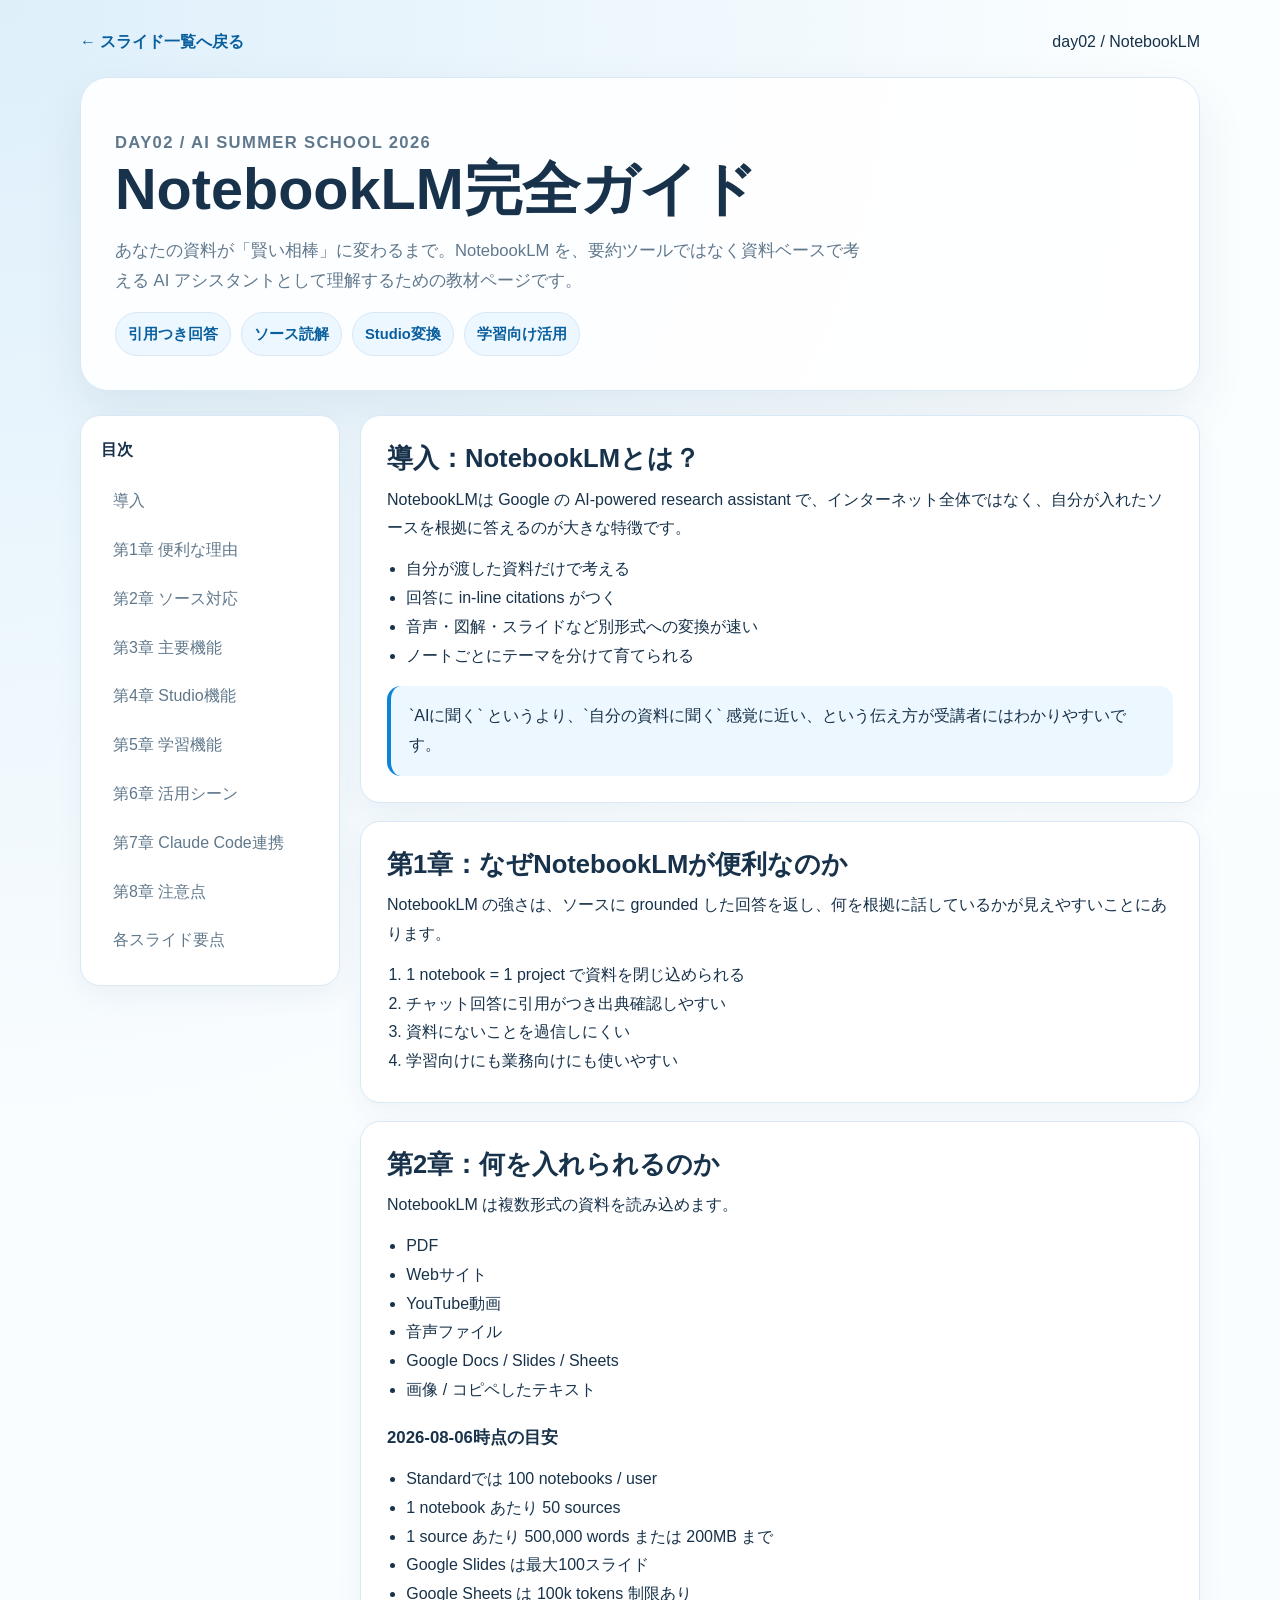
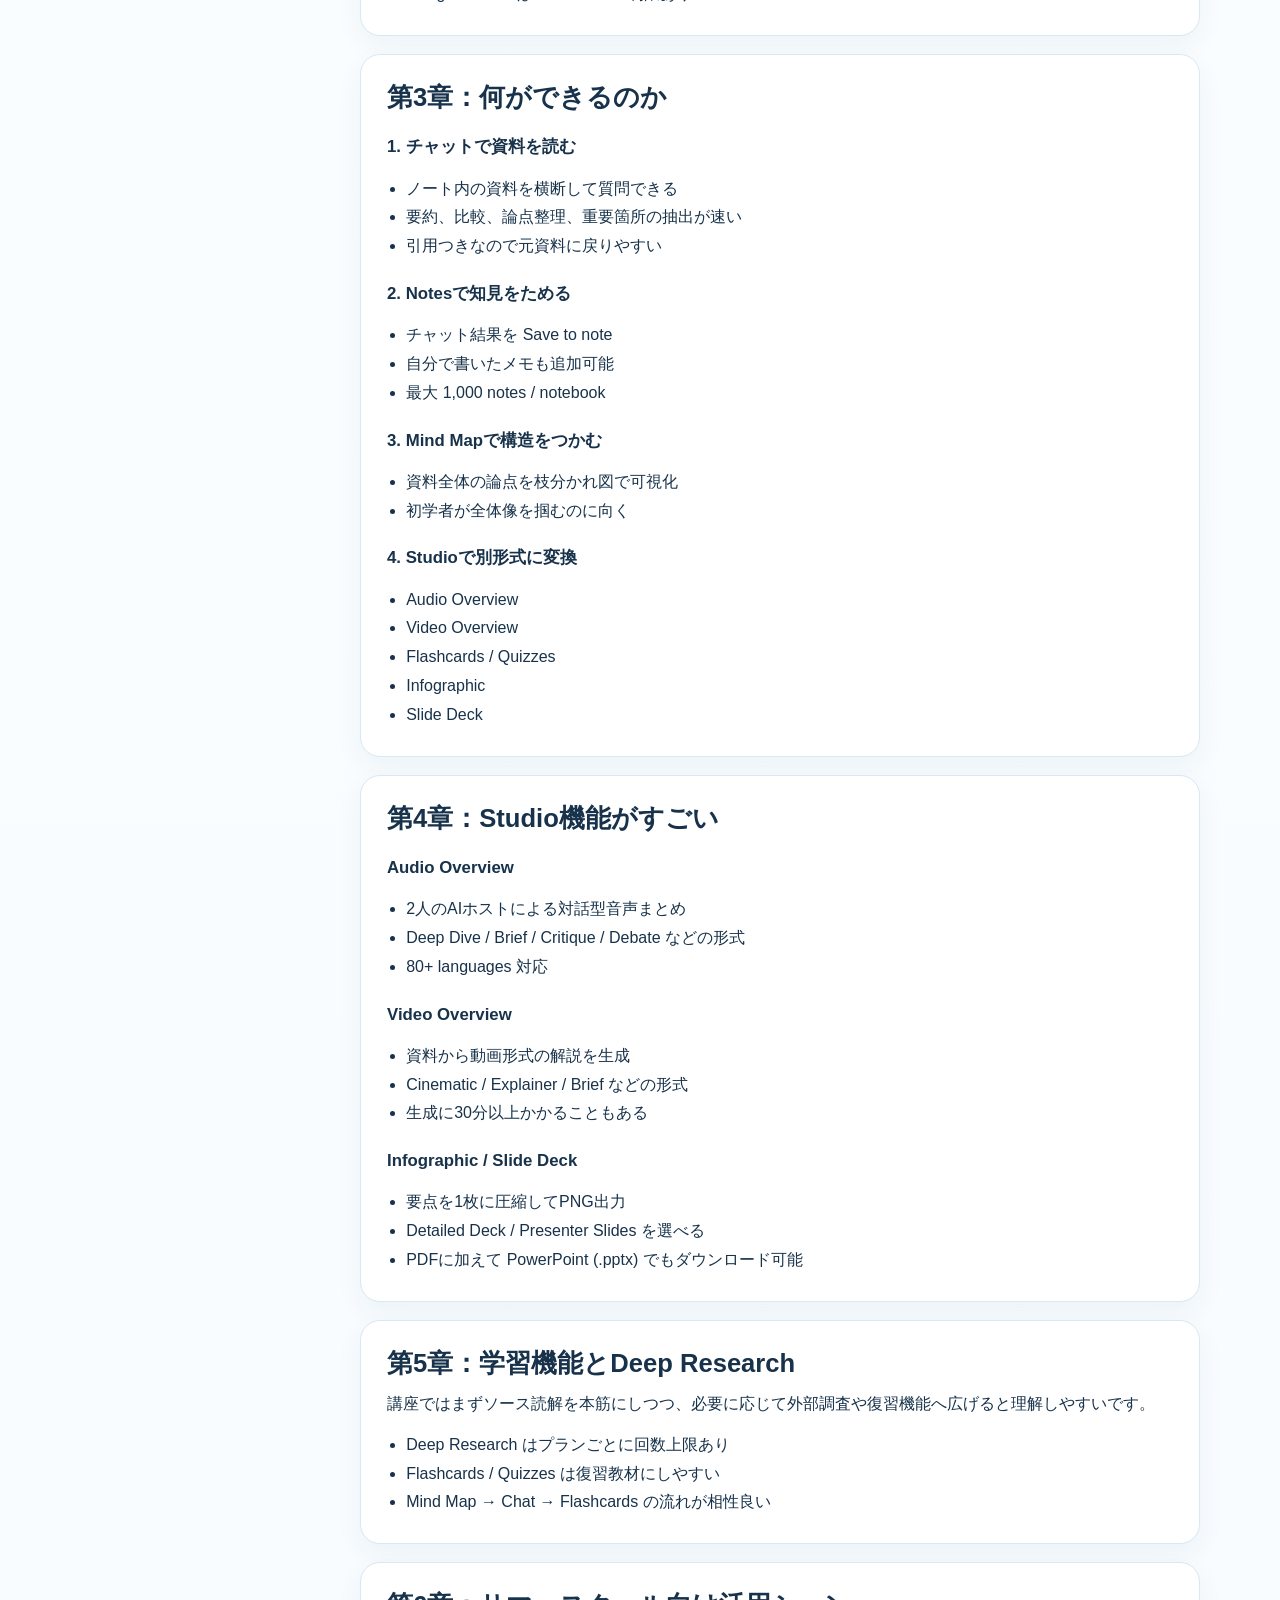
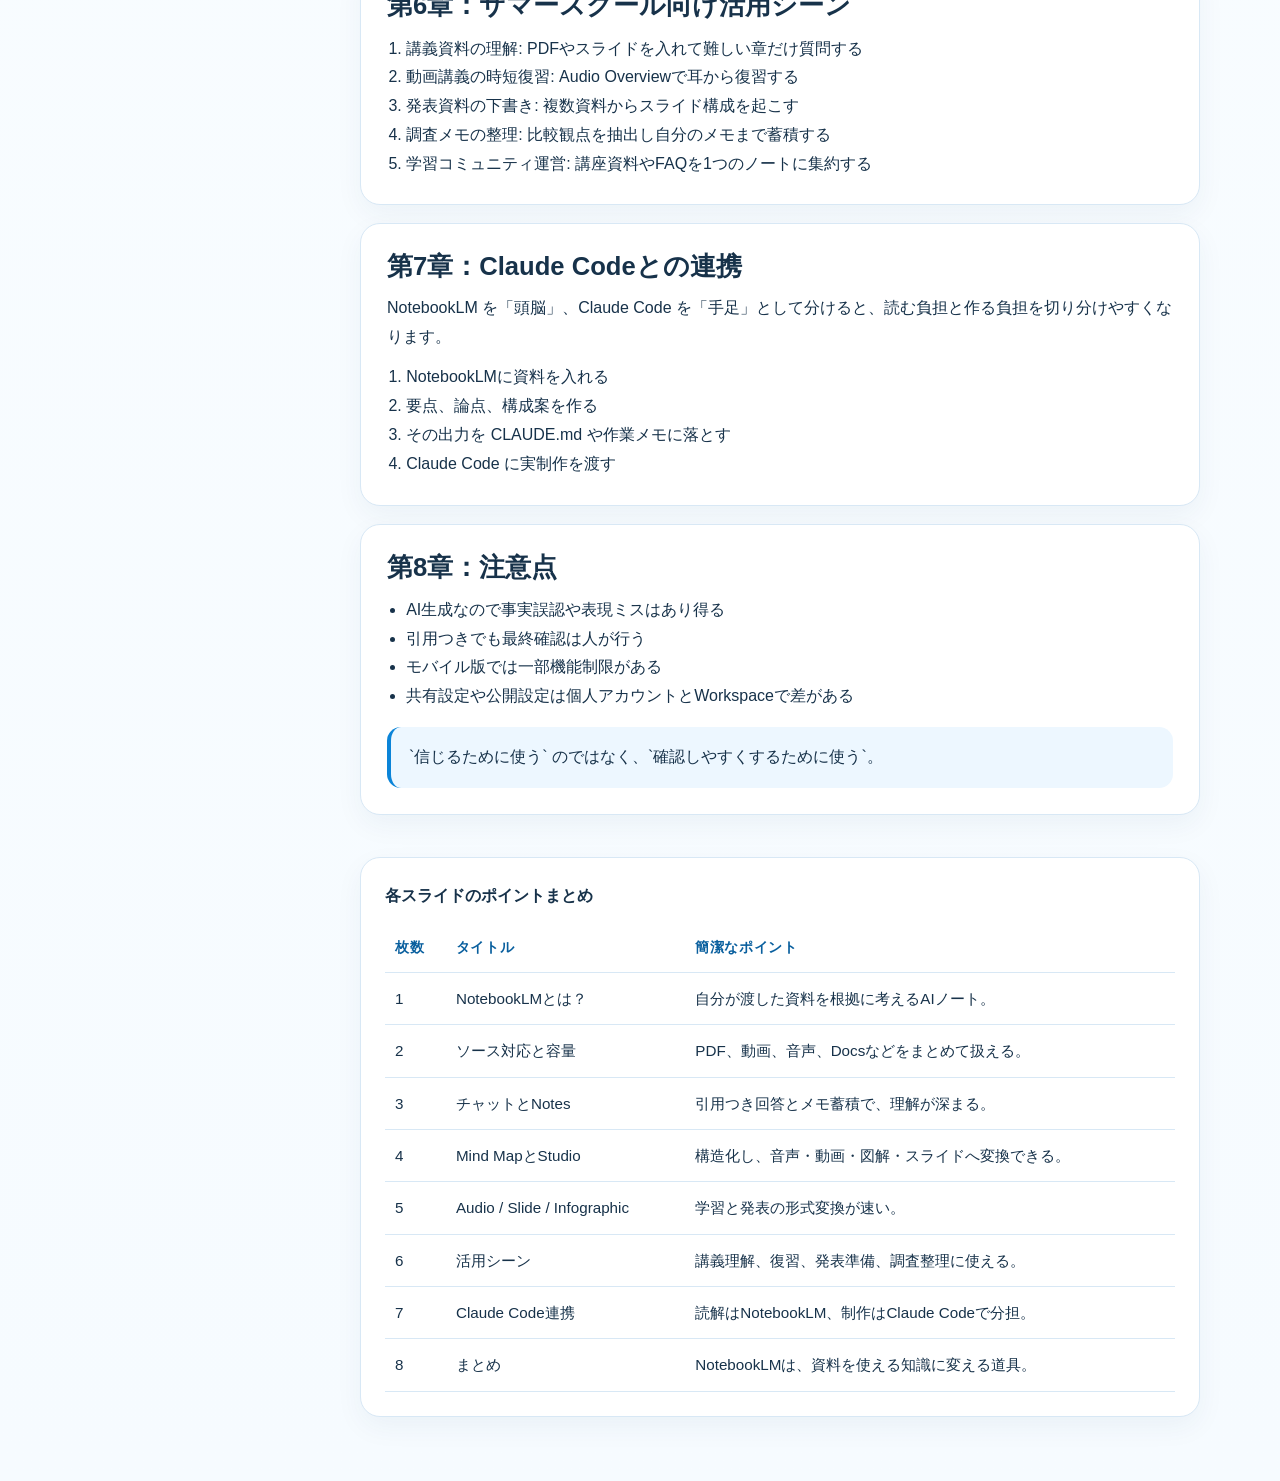
<file: day02/index.html>
<!DOCTYPE html>
<html lang="ja">
<head>
  <meta charset="UTF-8">
  <meta name="viewport" content="width=device-width, initial-scale=1.0">
  <title>day02 | NotebookLM完全ガイド</title>
  <style>
    :root {
      --bg: #f6fbff;
      --surface: #ffffff;
      --surface-soft: #edf7ff;
      --ink: #17324a;
      --muted: #60788c;
      --accent: #0b84d8;
      --accent-deep: #095f9e;
      --line: #d8e8f5;
      --shadow: 0 20px 50px rgba(18, 55, 89, 0.08);
      --radius: 20px;
    }

    * {
      box-sizing: border-box;
    }

    body {
      margin: 0;
      font-family: "Hiragino Sans", "Yu Gothic", "Noto Sans JP", sans-serif;
      color: var(--ink);
      background:
        radial-gradient(circle at top left, rgba(11, 132, 216, 0.12), transparent 24%),
        linear-gradient(180deg, #fbfeff 0%, var(--bg) 100%);
      line-height: 1.8;
    }

    .shell {
      width: min(1120px, calc(100% - 28px));
      margin: 0 auto;
      padding: 28px 0 64px;
    }

    .topnav {
      display: flex;
      justify-content: space-between;
      align-items: center;
      gap: 16px;
      margin-bottom: 20px;
    }

    .topnav a {
      color: var(--accent-deep);
      text-decoration: none;
      font-weight: 700;
    }

    .hero {
      padding: 34px;
      border: 1px solid var(--line);
      border-radius: 28px;
      background: rgba(255, 255, 255, 0.9);
      box-shadow: var(--shadow);
    }

    .eyebrow {
      margin: 0 0 10px;
      font-size: 0.8rem;
      font-weight: 700;
      letter-spacing: 0.08em;
      text-transform: uppercase;
      color: var(--accent);
    }

    h1 {
      margin: 0;
      font-size: clamp(2rem, 4.5vw, 4rem);
      line-height: 1.08;
    }

    .hero p {
      margin: 16px 0 0;
      max-width: 760px;
      color: var(--muted);
      font-size: 1.04rem;
    }

    .grid {
      display: grid;
      grid-template-columns: 260px minmax(0, 1fr);
      gap: 20px;
      margin-top: 24px;
      align-items: start;
    }

    .toc,
    .panel,
    .summary-card {
      border: 1px solid var(--line);
      border-radius: var(--radius);
      background: var(--surface);
      box-shadow: 0 10px 28px rgba(18, 55, 89, 0.05);
    }

    .toc {
      position: sticky;
      top: 18px;
      padding: 20px;
    }

    .toc h2,
    .summary-card h2 {
      margin: 0 0 12px;
      font-size: 1rem;
    }

    .toc a {
      display: block;
      padding: 10px 12px;
      border-radius: 12px;
      color: var(--muted);
      text-decoration: none;
    }

    .toc a:hover {
      background: var(--surface-soft);
      color: var(--ink);
    }

    .content {
      display: grid;
      gap: 18px;
    }

    .panel {
      padding: 26px;
    }

    .panel h2 {
      margin: 0 0 8px;
      font-size: 1.6rem;
      line-height: 1.3;
    }

    .panel h3 {
      margin: 18px 0 10px;
      font-size: 1.05rem;
    }

    .panel p {
      margin: 10px 0 0;
    }

    .panel ul,
    .panel ol {
      margin: 12px 0 0;
      padding-left: 1.2rem;
    }

    .note {
      margin-top: 16px;
      padding: 16px 18px;
      border-left: 4px solid var(--accent);
      border-radius: 14px;
      background: var(--surface-soft);
      color: var(--ink);
    }

    .chip-row {
      display: flex;
      flex-wrap: wrap;
      gap: 10px;
      margin-top: 16px;
    }

    .chip {
      display: inline-flex;
      align-items: center;
      padding: 8px 12px;
      border: 1px solid var(--line);
      border-radius: 999px;
      background: var(--surface-soft);
      font-weight: 700;
      color: var(--accent-deep);
      font-size: 0.92rem;
    }

    .summary-card {
      margin-top: 24px;
      padding: 24px;
    }

    table {
      width: 100%;
      border-collapse: collapse;
      margin-top: 12px;
      font-size: 0.95rem;
    }

    th,
    td {
      padding: 12px 10px;
      border-bottom: 1px solid var(--line);
      text-align: left;
      vertical-align: top;
    }

    th {
      color: var(--accent-deep);
      font-size: 0.88rem;
      text-transform: uppercase;
      letter-spacing: 0.04em;
    }

    @media (max-width: 900px) {
      .grid {
        grid-template-columns: 1fr;
      }

      .toc {
        position: static;
      }
    }
  </style>
</head>
<body>
  <main class="shell">
    <div class="topnav">
      <a href="../">← スライド一覧へ戻る</a>
      <span>day02 / NotebookLM</span>
    </div>

    <section class="hero">
      <p class="eyebrow">day02 / AI Summer School 2026</p>
      <h1>NotebookLM完全ガイド</h1>
      <p>あなたの資料が「賢い相棒」に変わるまで。NotebookLM を、要約ツールではなく資料ベースで考える AI アシスタントとして理解するための教材ページです。</p>
      <div class="chip-row">
        <span class="chip">引用つき回答</span>
        <span class="chip">ソース読解</span>
        <span class="chip">Studio変換</span>
        <span class="chip">学習向け活用</span>
      </div>
    </section>

    <div class="grid">
      <aside class="toc">
        <h2>目次</h2>
        <a href="#intro">導入</a>
        <a href="#chapter1">第1章 便利な理由</a>
        <a href="#chapter2">第2章 ソース対応</a>
        <a href="#chapter3">第3章 主要機能</a>
        <a href="#chapter4">第4章 Studio機能</a>
        <a href="#chapter5">第5章 学習機能</a>
        <a href="#chapter6">第6章 活用シーン</a>
        <a href="#chapter7">第7章 Claude Code連携</a>
        <a href="#chapter8">第8章 注意点</a>
        <a href="#summary">各スライド要点</a>
      </aside>

      <section class="content">
        <article class="panel" id="intro">
          <h2>導入：NotebookLMとは？</h2>
          <p>NotebookLMは Google の AI-powered research assistant で、インターネット全体ではなく、自分が入れたソースを根拠に答えるのが大きな特徴です。</p>
          <ul>
            <li>自分が渡した資料だけで考える</li>
            <li>回答に in-line citations がつく</li>
            <li>音声・図解・スライドなど別形式への変換が速い</li>
            <li>ノートごとにテーマを分けて育てられる</li>
          </ul>
          <div class="note">`AIに聞く` というより、`自分の資料に聞く` 感覚に近い、という伝え方が受講者にはわかりやすいです。</div>
        </article>

        <article class="panel" id="chapter1">
          <h2>第1章：なぜNotebookLMが便利なのか</h2>
          <p>NotebookLM の強さは、ソースに grounded した回答を返し、何を根拠に話しているかが見えやすいことにあります。</p>
          <ol>
            <li>1 notebook = 1 project で資料を閉じ込められる</li>
            <li>チャット回答に引用がつき出典確認しやすい</li>
            <li>資料にないことを過信しにくい</li>
            <li>学習向けにも業務向けにも使いやすい</li>
          </ol>
        </article>

        <article class="panel" id="chapter2">
          <h2>第2章：何を入れられるのか</h2>
          <p>NotebookLM は複数形式の資料を読み込めます。</p>
          <ul>
            <li>PDF</li>
            <li>Webサイト</li>
            <li>YouTube動画</li>
            <li>音声ファイル</li>
            <li>Google Docs / Slides / Sheets</li>
            <li>画像 / コピペしたテキスト</li>
          </ul>
          <h3>2026-08-06時点の目安</h3>
          <ul>
            <li>Standardでは 100 notebooks / user</li>
            <li>1 notebook あたり 50 sources</li>
            <li>1 source あたり 500,000 words または 200MB まで</li>
            <li>Google Slides は最大100スライド</li>
            <li>Google Sheets は 100k tokens 制限あり</li>
          </ul>
        </article>

        <article class="panel" id="chapter3">
          <h2>第3章：何ができるのか</h2>
          <h3>1. チャットで資料を読む</h3>
          <ul>
            <li>ノート内の資料を横断して質問できる</li>
            <li>要約、比較、論点整理、重要箇所の抽出が速い</li>
            <li>引用つきなので元資料に戻りやすい</li>
          </ul>
          <h3>2. Notesで知見をためる</h3>
          <ul>
            <li>チャット結果を Save to note</li>
            <li>自分で書いたメモも追加可能</li>
            <li>最大 1,000 notes / notebook</li>
          </ul>
          <h3>3. Mind Mapで構造をつかむ</h3>
          <ul>
            <li>資料全体の論点を枝分かれ図で可視化</li>
            <li>初学者が全体像を掴むのに向く</li>
          </ul>
          <h3>4. Studioで別形式に変換</h3>
          <ul>
            <li>Audio Overview</li>
            <li>Video Overview</li>
            <li>Flashcards / Quizzes</li>
            <li>Infographic</li>
            <li>Slide Deck</li>
          </ul>
        </article>

        <article class="panel" id="chapter4">
          <h2>第4章：Studio機能がすごい</h2>
          <h3>Audio Overview</h3>
          <ul>
            <li>2人のAIホストによる対話型音声まとめ</li>
            <li>Deep Dive / Brief / Critique / Debate などの形式</li>
            <li>80+ languages 対応</li>
          </ul>
          <h3>Video Overview</h3>
          <ul>
            <li>資料から動画形式の解説を生成</li>
            <li>Cinematic / Explainer / Brief などの形式</li>
            <li>生成に30分以上かかることもある</li>
          </ul>
          <h3>Infographic / Slide Deck</h3>
          <ul>
            <li>要点を1枚に圧縮してPNG出力</li>
            <li>Detailed Deck / Presenter Slides を選べる</li>
            <li>PDFに加えて PowerPoint (.pptx) でもダウンロード可能</li>
          </ul>
        </article>

        <article class="panel" id="chapter5">
          <h2>第5章：学習機能とDeep Research</h2>
          <p>講座ではまずソース読解を本筋にしつつ、必要に応じて外部調査や復習機能へ広げると理解しやすいです。</p>
          <ul>
            <li>Deep Research はプランごとに回数上限あり</li>
            <li>Flashcards / Quizzes は復習教材にしやすい</li>
            <li>Mind Map → Chat → Flashcards の流れが相性良い</li>
          </ul>
        </article>

        <article class="panel" id="chapter6">
          <h2>第6章：サマースクール向け活用シーン</h2>
          <ol>
            <li>講義資料の理解: PDFやスライドを入れて難しい章だけ質問する</li>
            <li>動画講義の時短復習: Audio Overviewで耳から復習する</li>
            <li>発表資料の下書き: 複数資料からスライド構成を起こす</li>
            <li>調査メモの整理: 比較観点を抽出し自分のメモまで蓄積する</li>
            <li>学習コミュニティ運営: 講座資料やFAQを1つのノートに集約する</li>
          </ol>
        </article>

        <article class="panel" id="chapter7">
          <h2>第7章：Claude Codeとの連携</h2>
          <p>NotebookLM を「頭脳」、Claude Code を「手足」として分けると、読む負担と作る負担を切り分けやすくなります。</p>
          <ol>
            <li>NotebookLMに資料を入れる</li>
            <li>要点、論点、構成案を作る</li>
            <li>その出力を CLAUDE.md や作業メモに落とす</li>
            <li>Claude Code に実制作を渡す</li>
          </ol>
        </article>

        <article class="panel" id="chapter8">
          <h2>第8章：注意点</h2>
          <ul>
            <li>AI生成なので事実誤認や表現ミスはあり得る</li>
            <li>引用つきでも最終確認は人が行う</li>
            <li>モバイル版では一部機能制限がある</li>
            <li>共有設定や公開設定は個人アカウントとWorkspaceで差がある</li>
          </ul>
          <div class="note">`信じるために使う` のではなく、`確認しやすくするために使う`。</div>
        </article>

        <article class="summary-card" id="summary">
          <h2>各スライドのポイントまとめ</h2>
          <table>
            <thead>
              <tr>
                <th>枚数</th>
                <th>タイトル</th>
                <th>簡潔なポイント</th>
              </tr>
            </thead>
            <tbody>
              <tr><td>1</td><td>NotebookLMとは？</td><td>自分が渡した資料を根拠に考えるAIノート。</td></tr>
              <tr><td>2</td><td>ソース対応と容量</td><td>PDF、動画、音声、Docsなどをまとめて扱える。</td></tr>
              <tr><td>3</td><td>チャットとNotes</td><td>引用つき回答とメモ蓄積で、理解が深まる。</td></tr>
              <tr><td>4</td><td>Mind MapとStudio</td><td>構造化し、音声・動画・図解・スライドへ変換できる。</td></tr>
              <tr><td>5</td><td>Audio / Slide / Infographic</td><td>学習と発表の形式変換が速い。</td></tr>
              <tr><td>6</td><td>活用シーン</td><td>講義理解、復習、発表準備、調査整理に使える。</td></tr>
              <tr><td>7</td><td>Claude Code連携</td><td>読解はNotebookLM、制作はClaude Codeで分担。</td></tr>
              <tr><td>8</td><td>まとめ</td><td>NotebookLMは、資料を使える知識に変える道具。</td></tr>
            </tbody>
          </table>
        </article>
      </section>
    </div>
  </main>
</body>
</html>
</file>
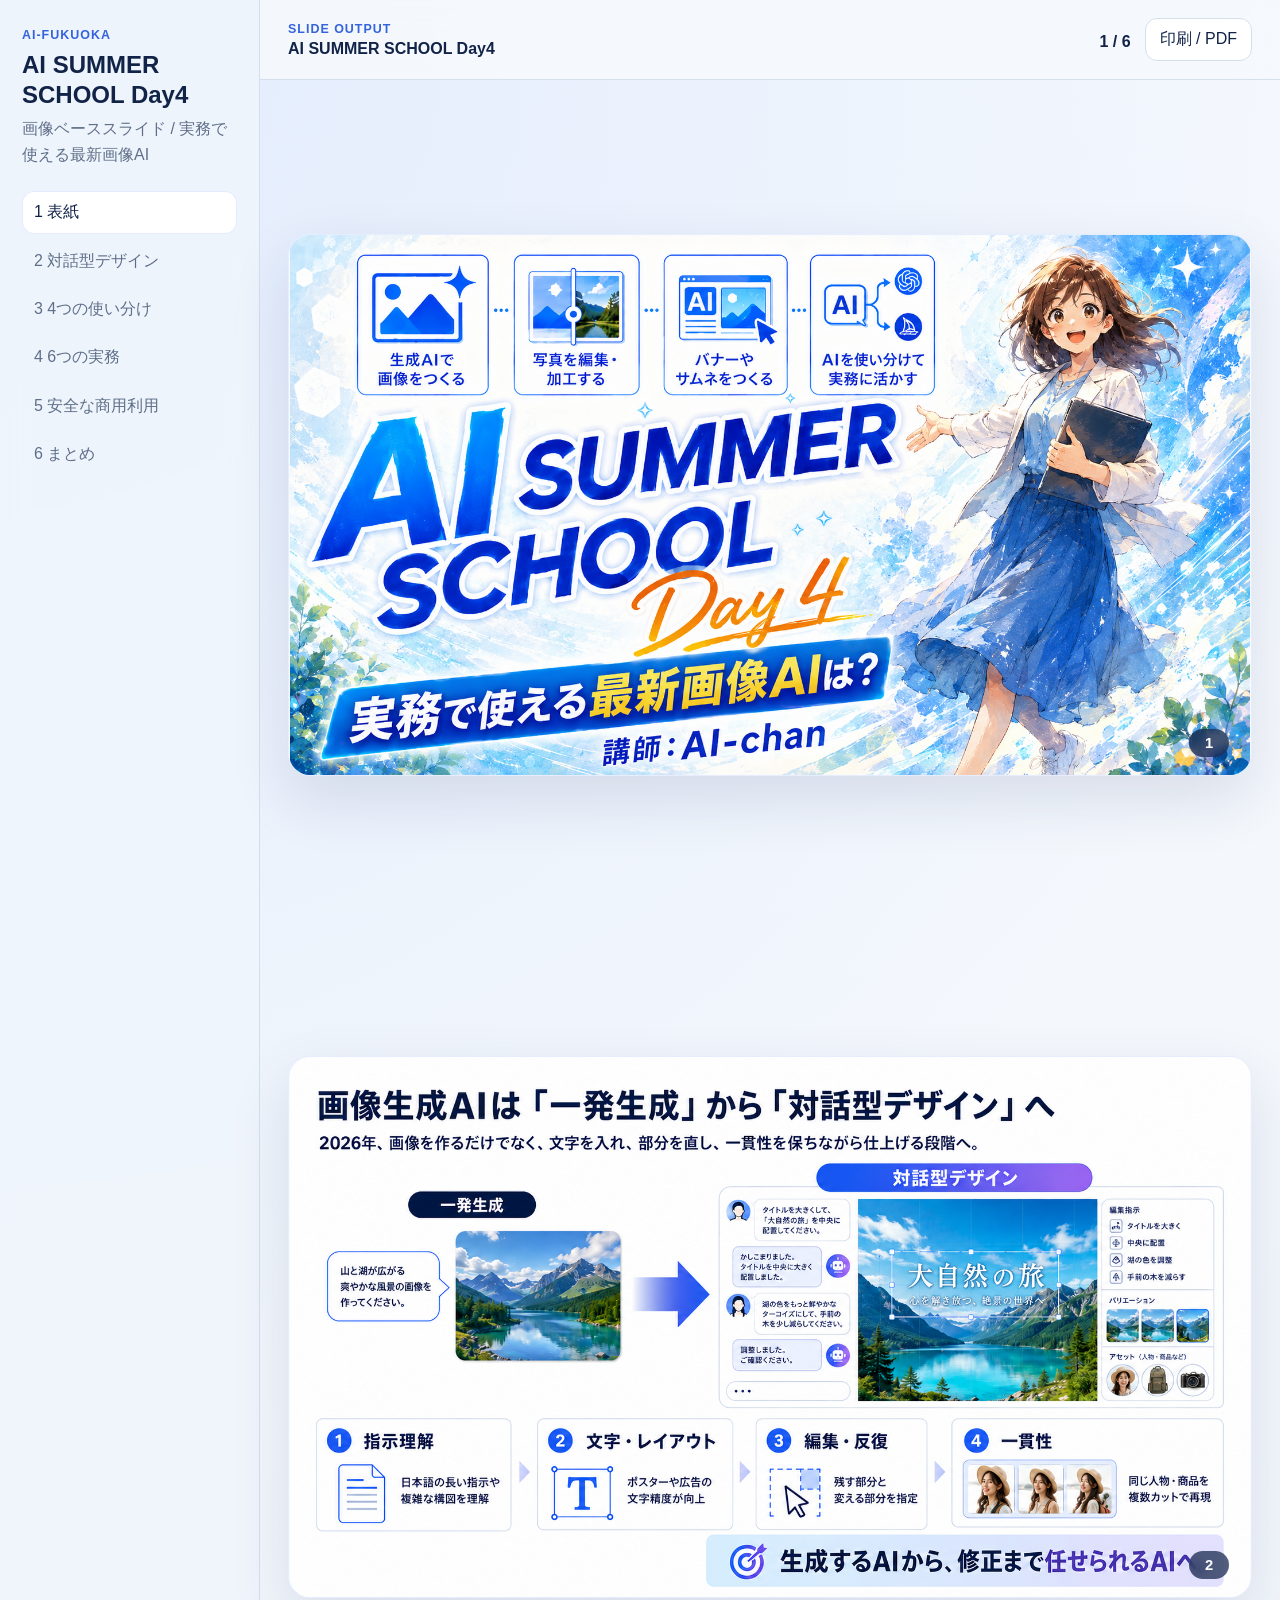
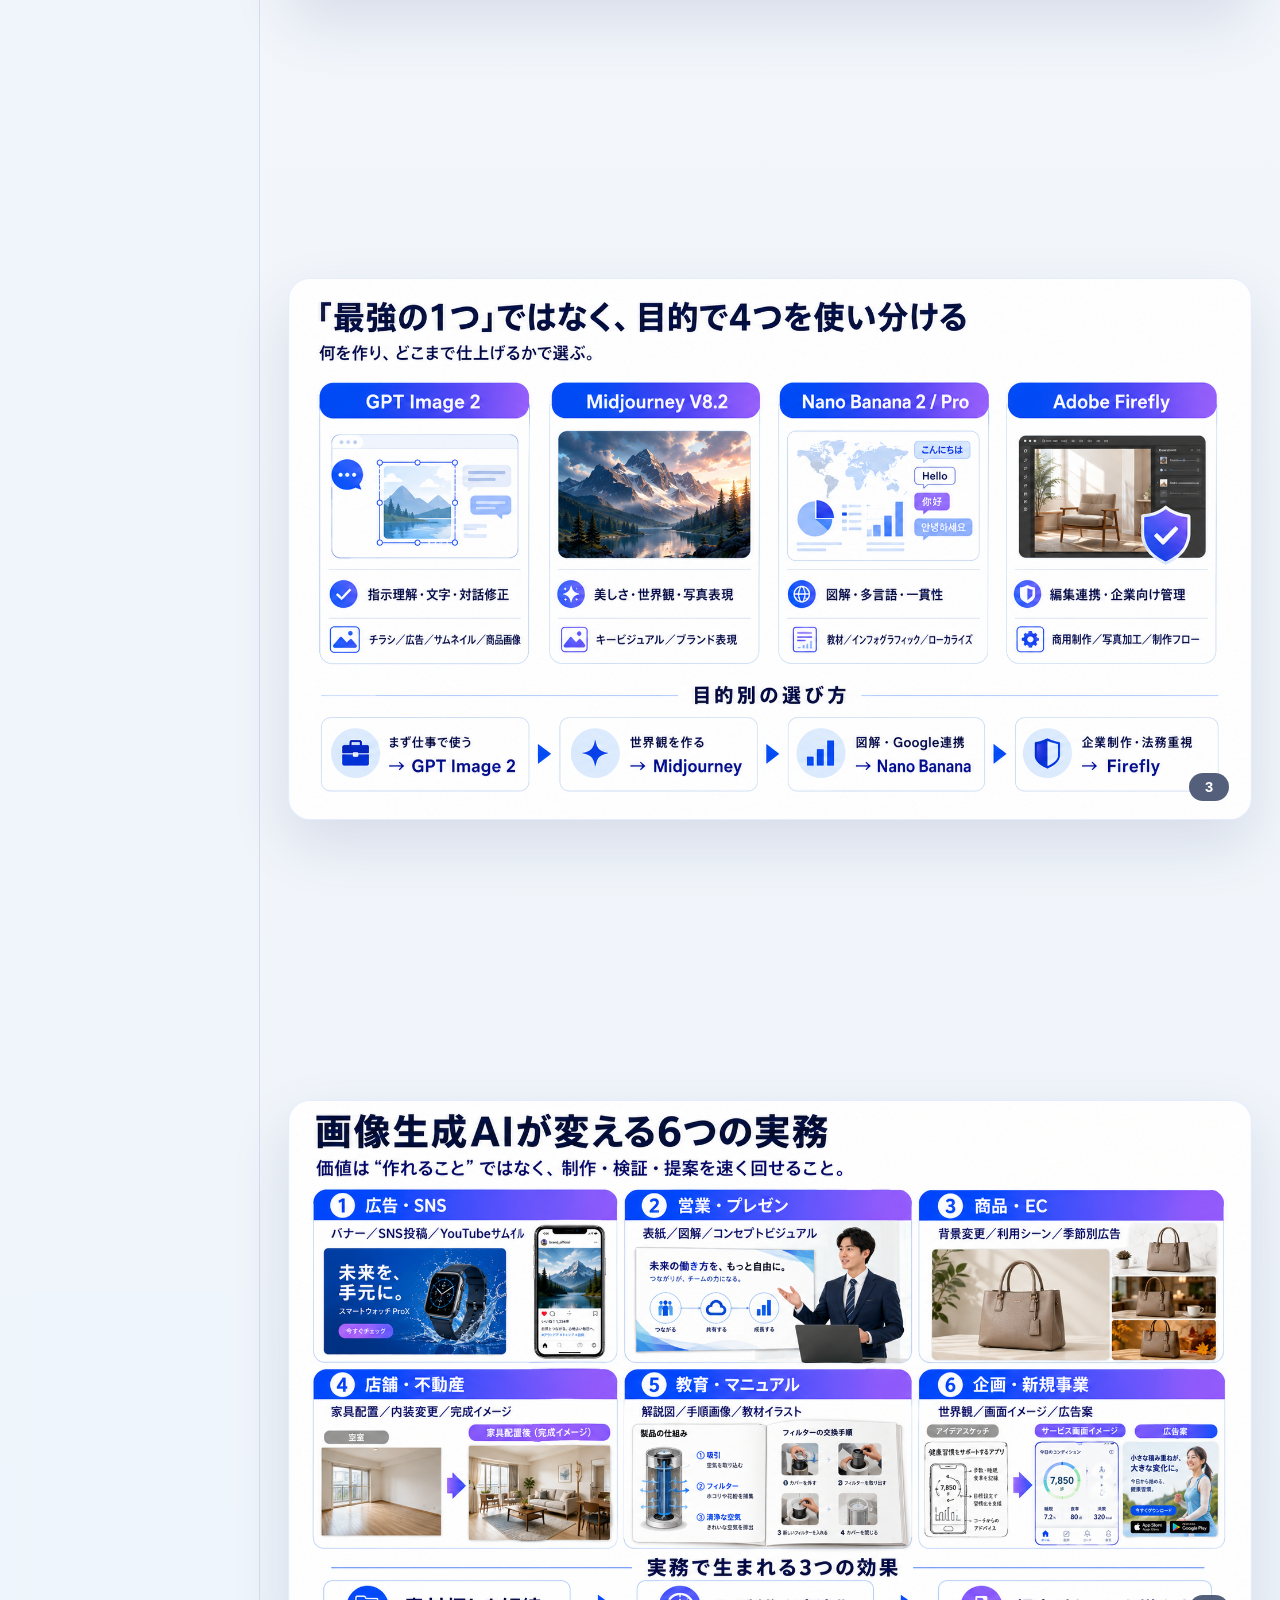
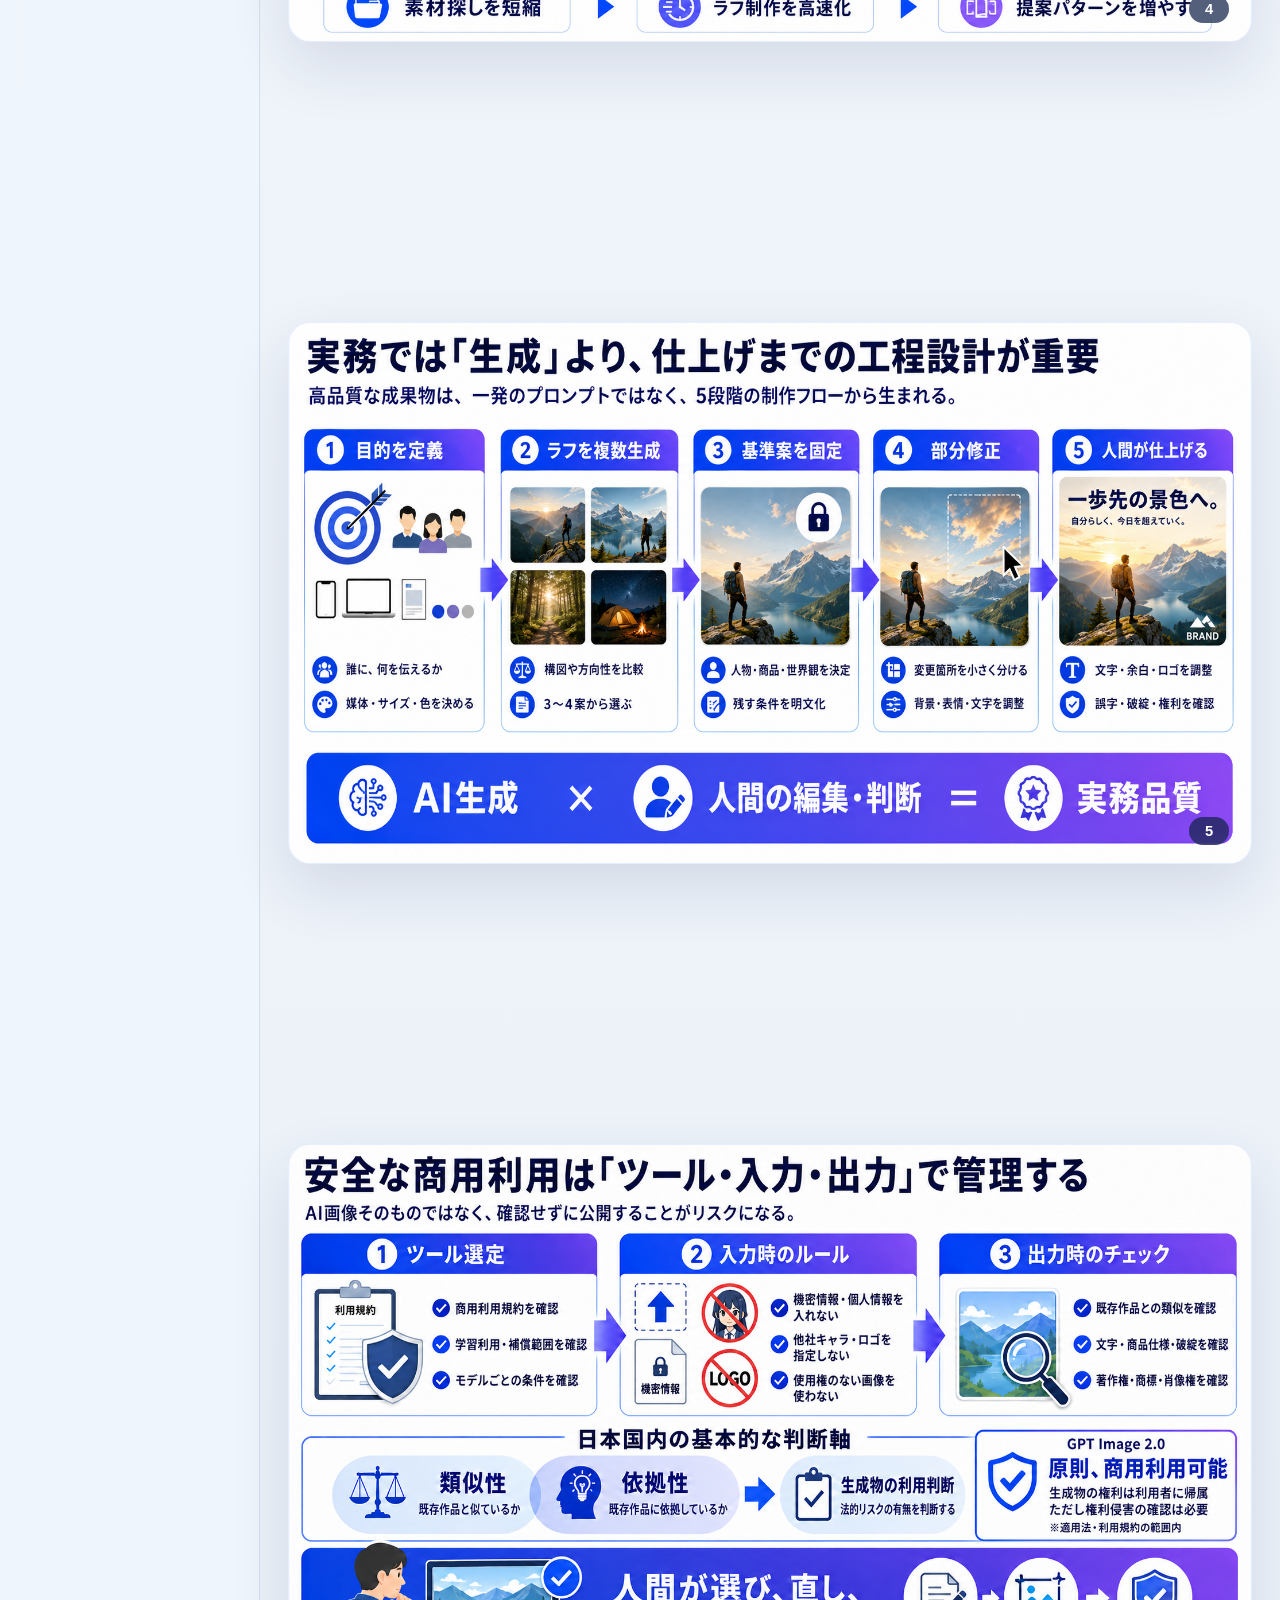
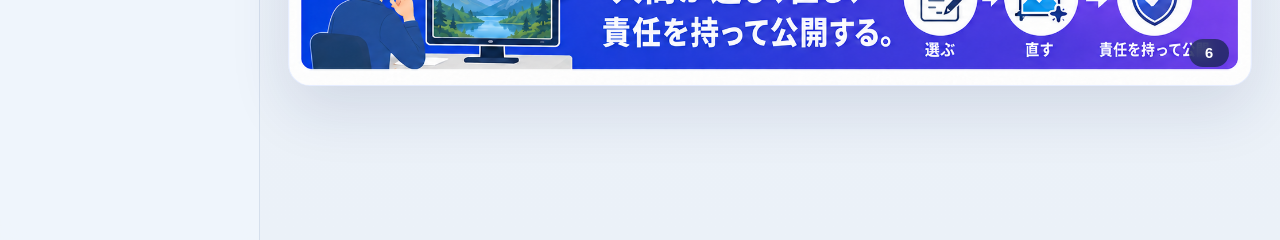
<file: day04/index.html>
<!DOCTYPE html>
<html lang="ja">
<head>
  <meta charset="UTF-8">
  <meta name="viewport" content="width=device-width, initial-scale=1.0">
  <title>AI SUMMER SCHOOL Day4 | 実務で使える最新画像AI</title>
  <link rel="stylesheet" href="day04_styles.css">
</head>
<body>
  <div class="app-shell">
    <aside class="rail" aria-label="スライド一覧">
      <div class="rail__inner">
        <p class="rail__eyebrow">AI-Fukuoka</p>
        <h1 class="rail__title">AI SUMMER SCHOOL Day4</h1>
        <p class="rail__subtitle">画像ベーススライド / 実務で使える最新画像AI</p>

        <nav class="toc">
          <a class="toc__link" href="#slide-1">1 表紙</a>
          <a class="toc__link" href="#slide-2">2 対話型デザイン</a>
          <a class="toc__link" href="#slide-3">3 4つの使い分け</a>
          <a class="toc__link" href="#slide-4">4 6つの実務</a>
          <a class="toc__link" href="#slide-5">5 安全な商用利用</a>
          <a class="toc__link" href="#slide-6">6 まとめ</a>
        </nav>
      </div>
    </aside>

    <div class="workspace">
      <header class="topbar">
        <div>
          <p class="topbar__eyebrow">SLIDE OUTPUT</p>
          <p class="topbar__title">AI SUMMER SCHOOL Day4</p>
        </div>
        <div class="topbar__actions">
          <p class="topbar__counter" id="slide-counter">1 / 6</p>
          <button class="action-button" type="button" data-action="print">印刷 / PDF</button>
        </div>
      </header>

      <main class="deck" id="deck">
        <section class="slide" id="slide-1" data-title="表紙">
          <div class="slide__frame slide__frame--image">
            <img class="slide-image" src="./images/day4-0.png" alt="AI SUMMER SCHOOL Day4 の表紙スライド">
            <div class="slide__number">1</div>
          </div>
        </section>

        <section class="slide" id="slide-2" data-title="対話型デザイン">
          <div class="slide__frame slide__frame--image">
            <img class="slide-image" src="./images/day4-1.png" alt="画像生成AIが一発生成から対話型デザインへ移ることを示すスライド">
            <div class="slide__number">2</div>
          </div>
        </section>

        <section class="slide" id="slide-3" data-title="4つの使い分け">
          <div class="slide__frame slide__frame--image">
            <img class="slide-image" src="./images/day4-2.png" alt="4つの画像生成AIツールの使い分けを示す比較スライド">
            <div class="slide__number">3</div>
          </div>
        </section>

        <section class="slide" id="slide-4" data-title="6つの実務">
          <div class="slide__frame slide__frame--image">
            <img class="slide-image" src="./images/day4-3.png" alt="画像生成AIが変える6つの実務を示すスライド">
            <div class="slide__number">4</div>
          </div>
        </section>

        <section class="slide" id="slide-5" data-title="安全な商用利用">
          <div class="slide__frame slide__frame--image">
            <img class="slide-image" src="./images/day4-4.png" alt="安全な商用利用の判断軸を示すスライド">
            <div class="slide__number">5</div>
          </div>
        </section>

        <section class="slide" id="slide-6" data-title="まとめ">
          <div class="slide__frame slide__frame--image">
            <img class="slide-image" src="./images/day4-5.png" alt="AI SUMMER SCHOOL Day4 のまとめスライド">
            <div class="slide__number">6</div>
          </div>
        </section>
      </main>
    </div>
  </div>

  <script src="day04_app.js"></script>
</body>
</html>
</file>
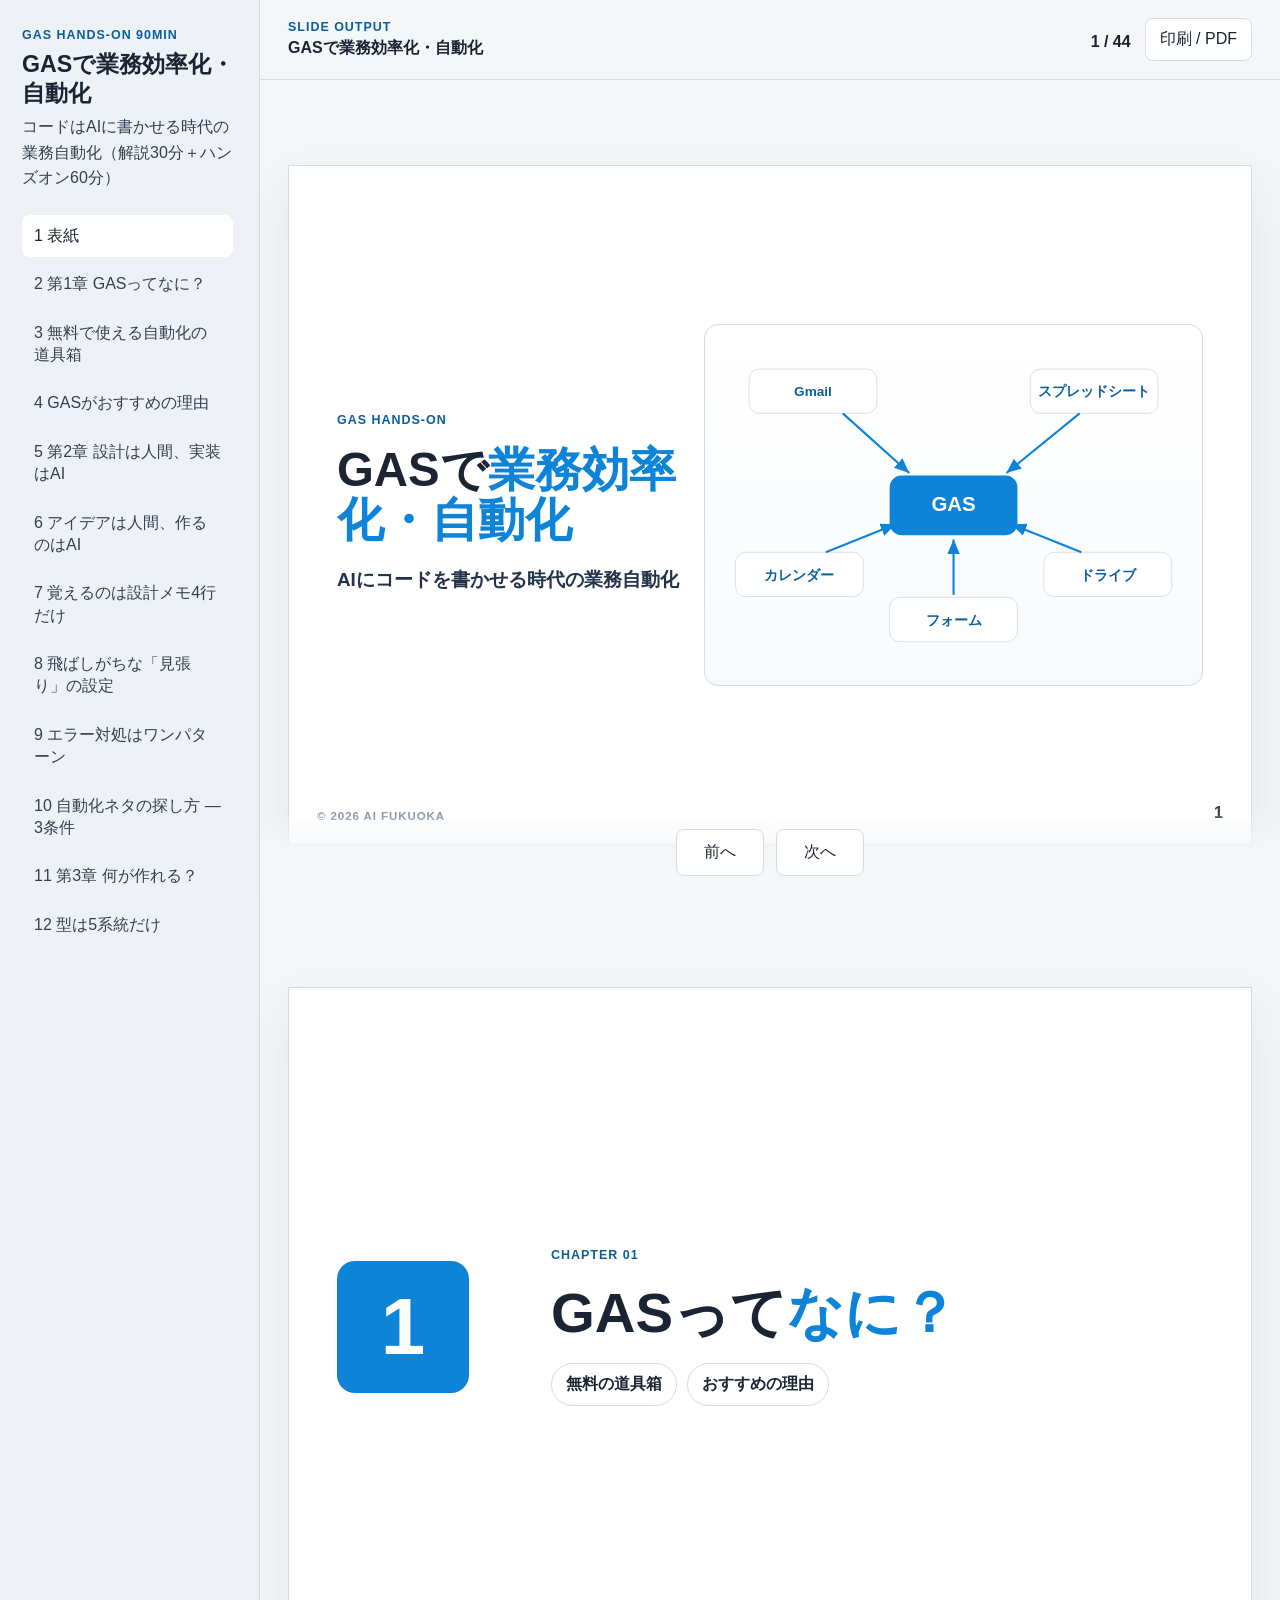
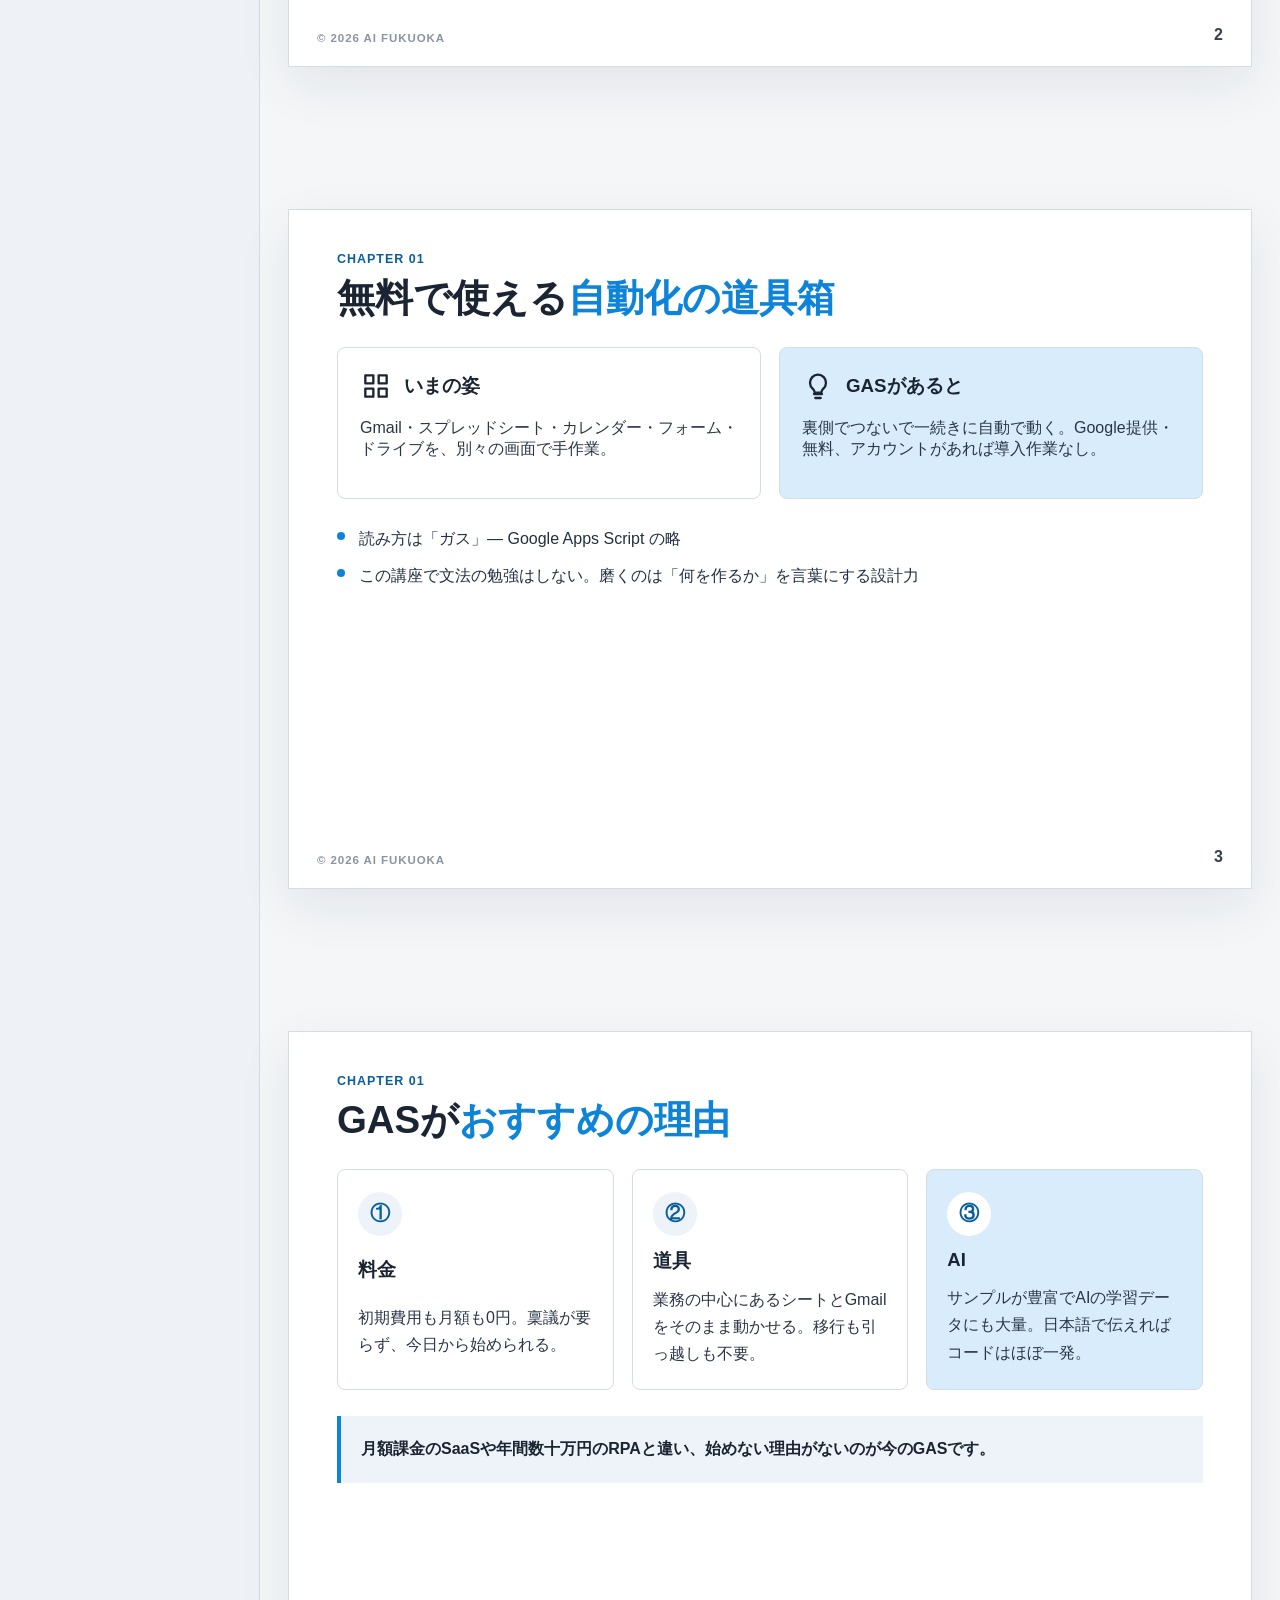
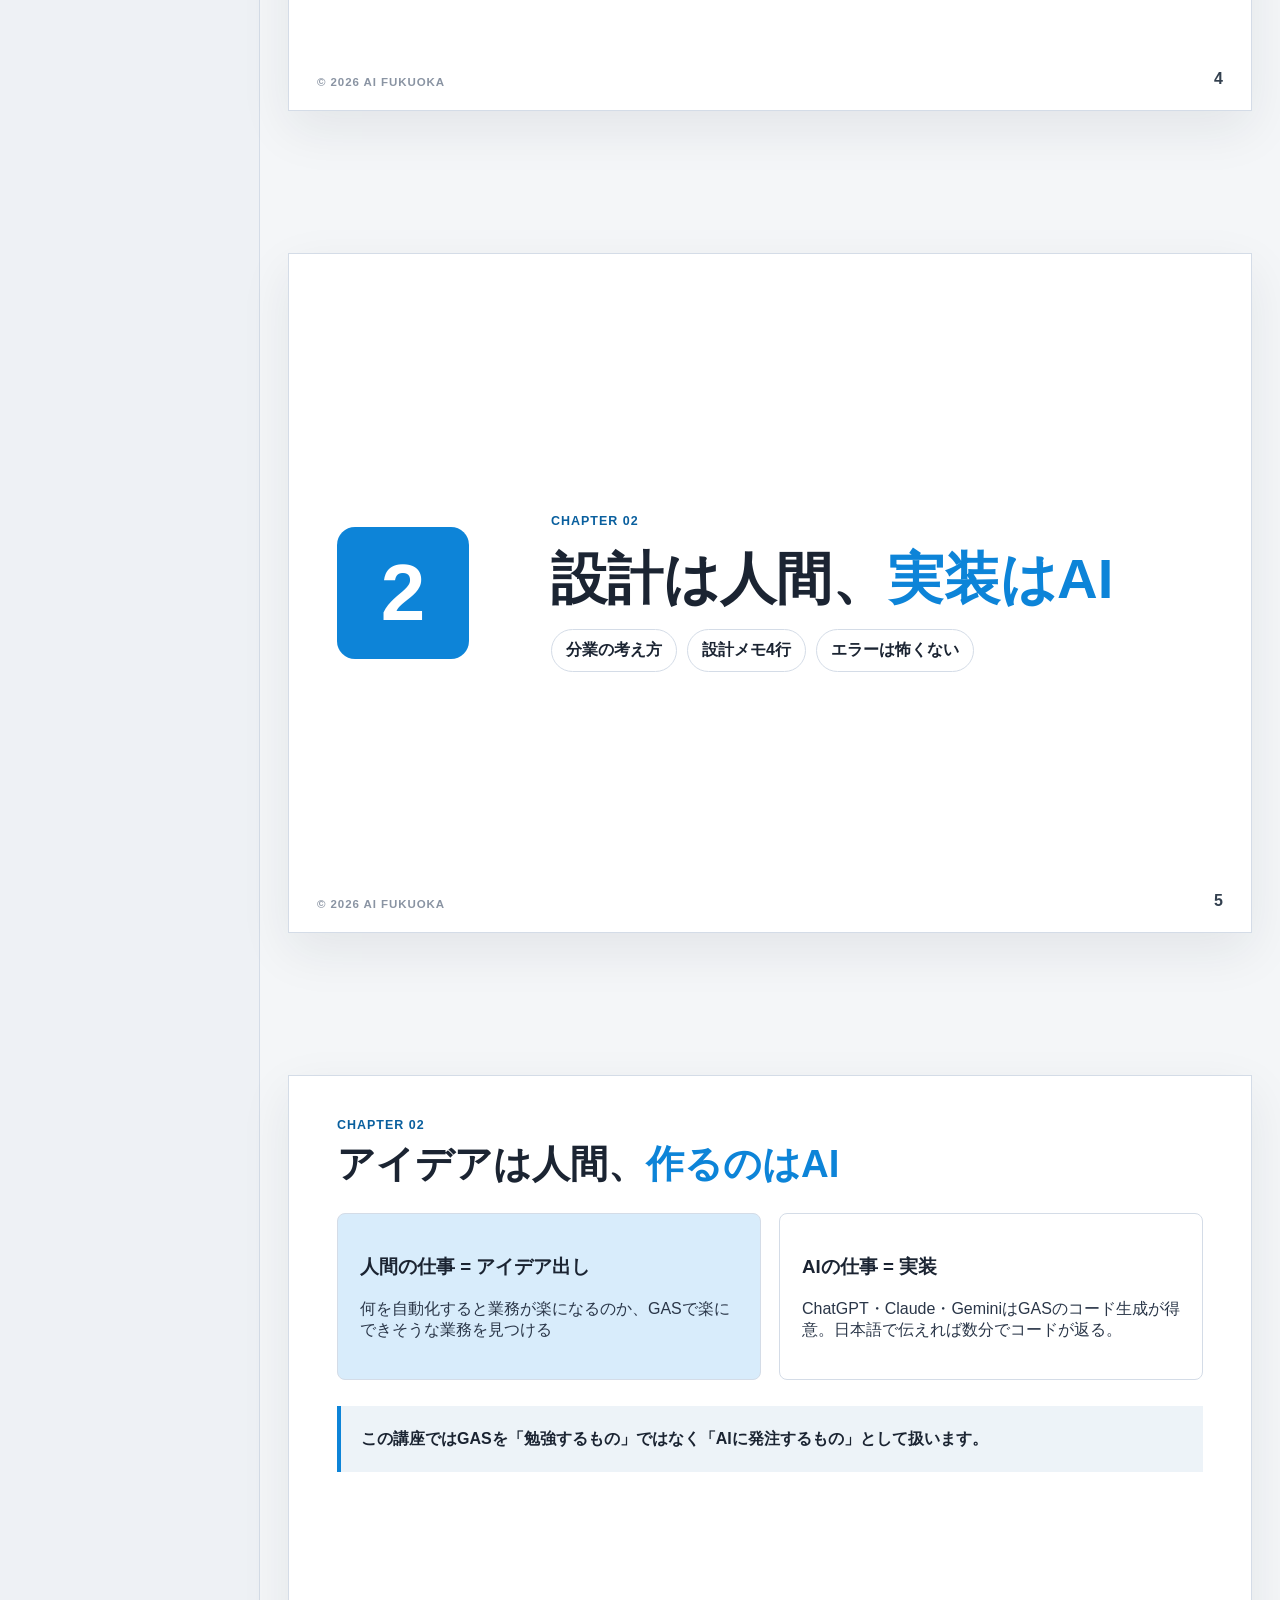
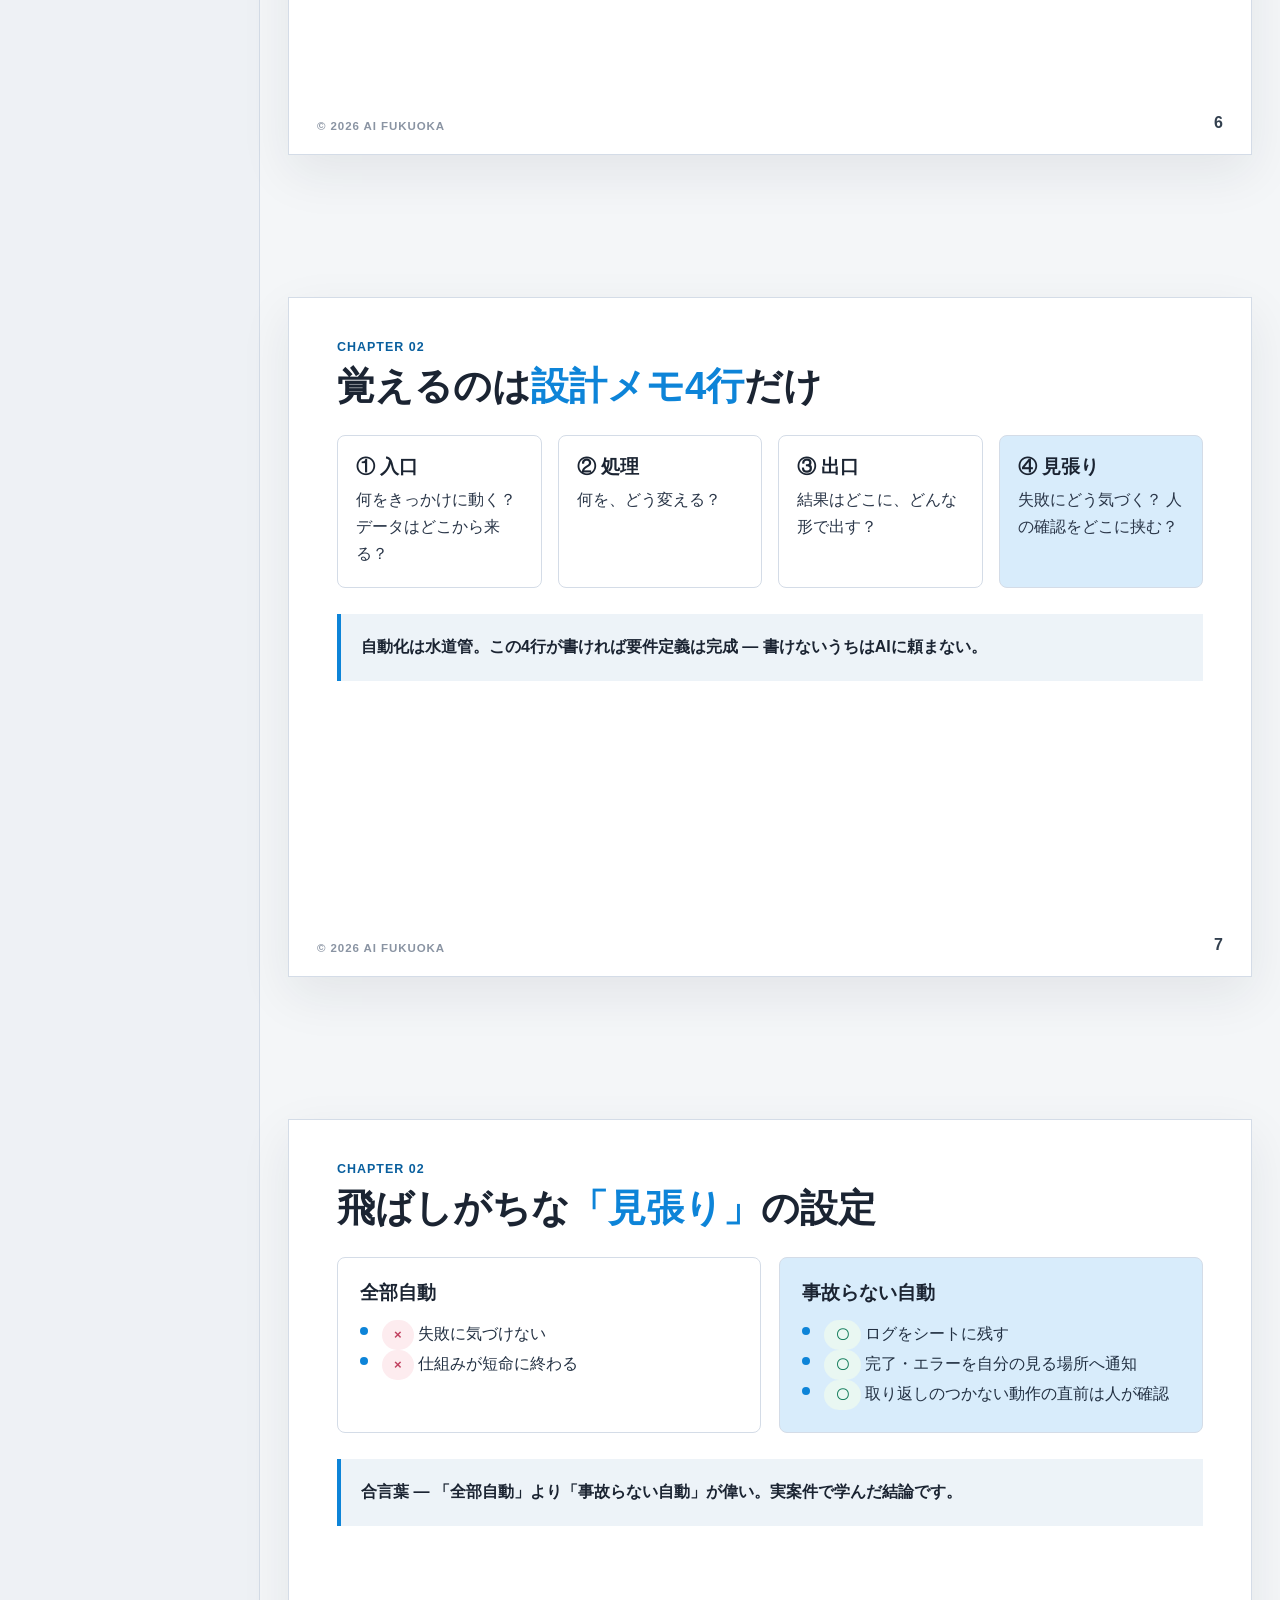
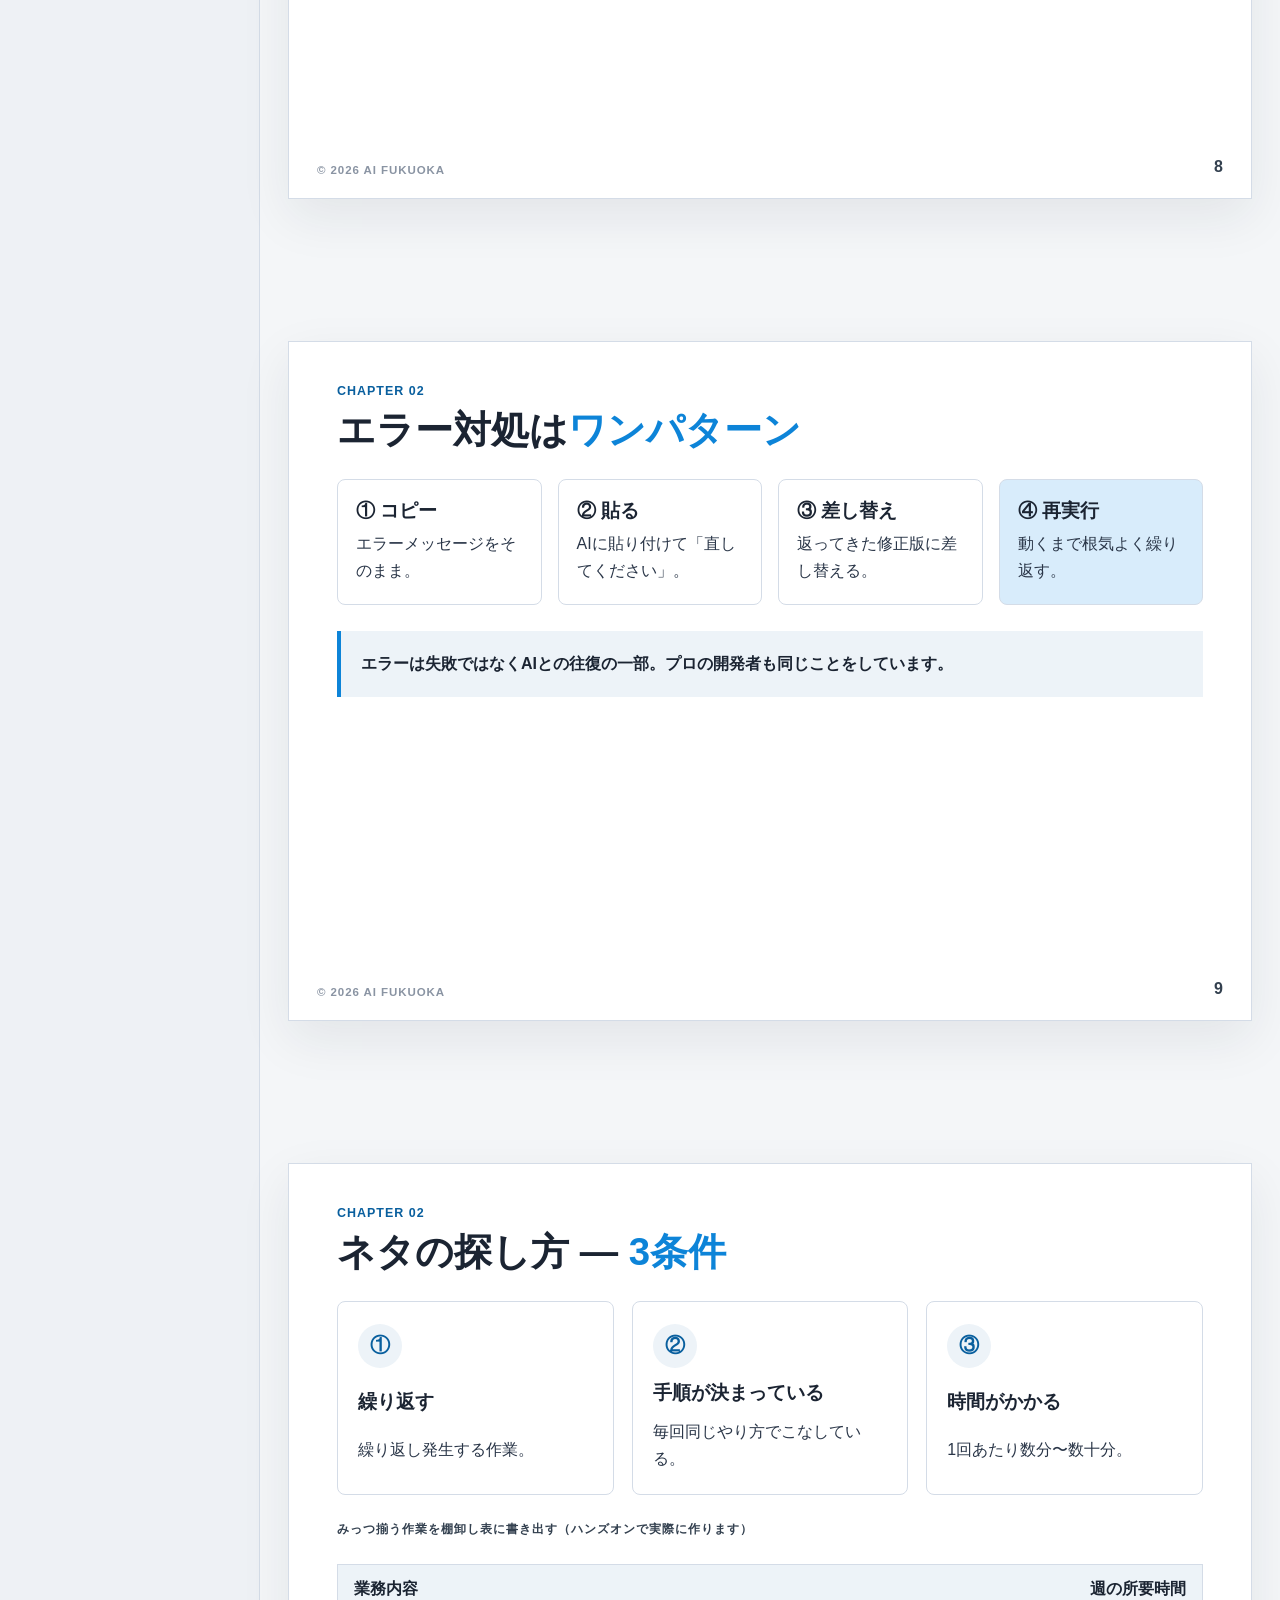
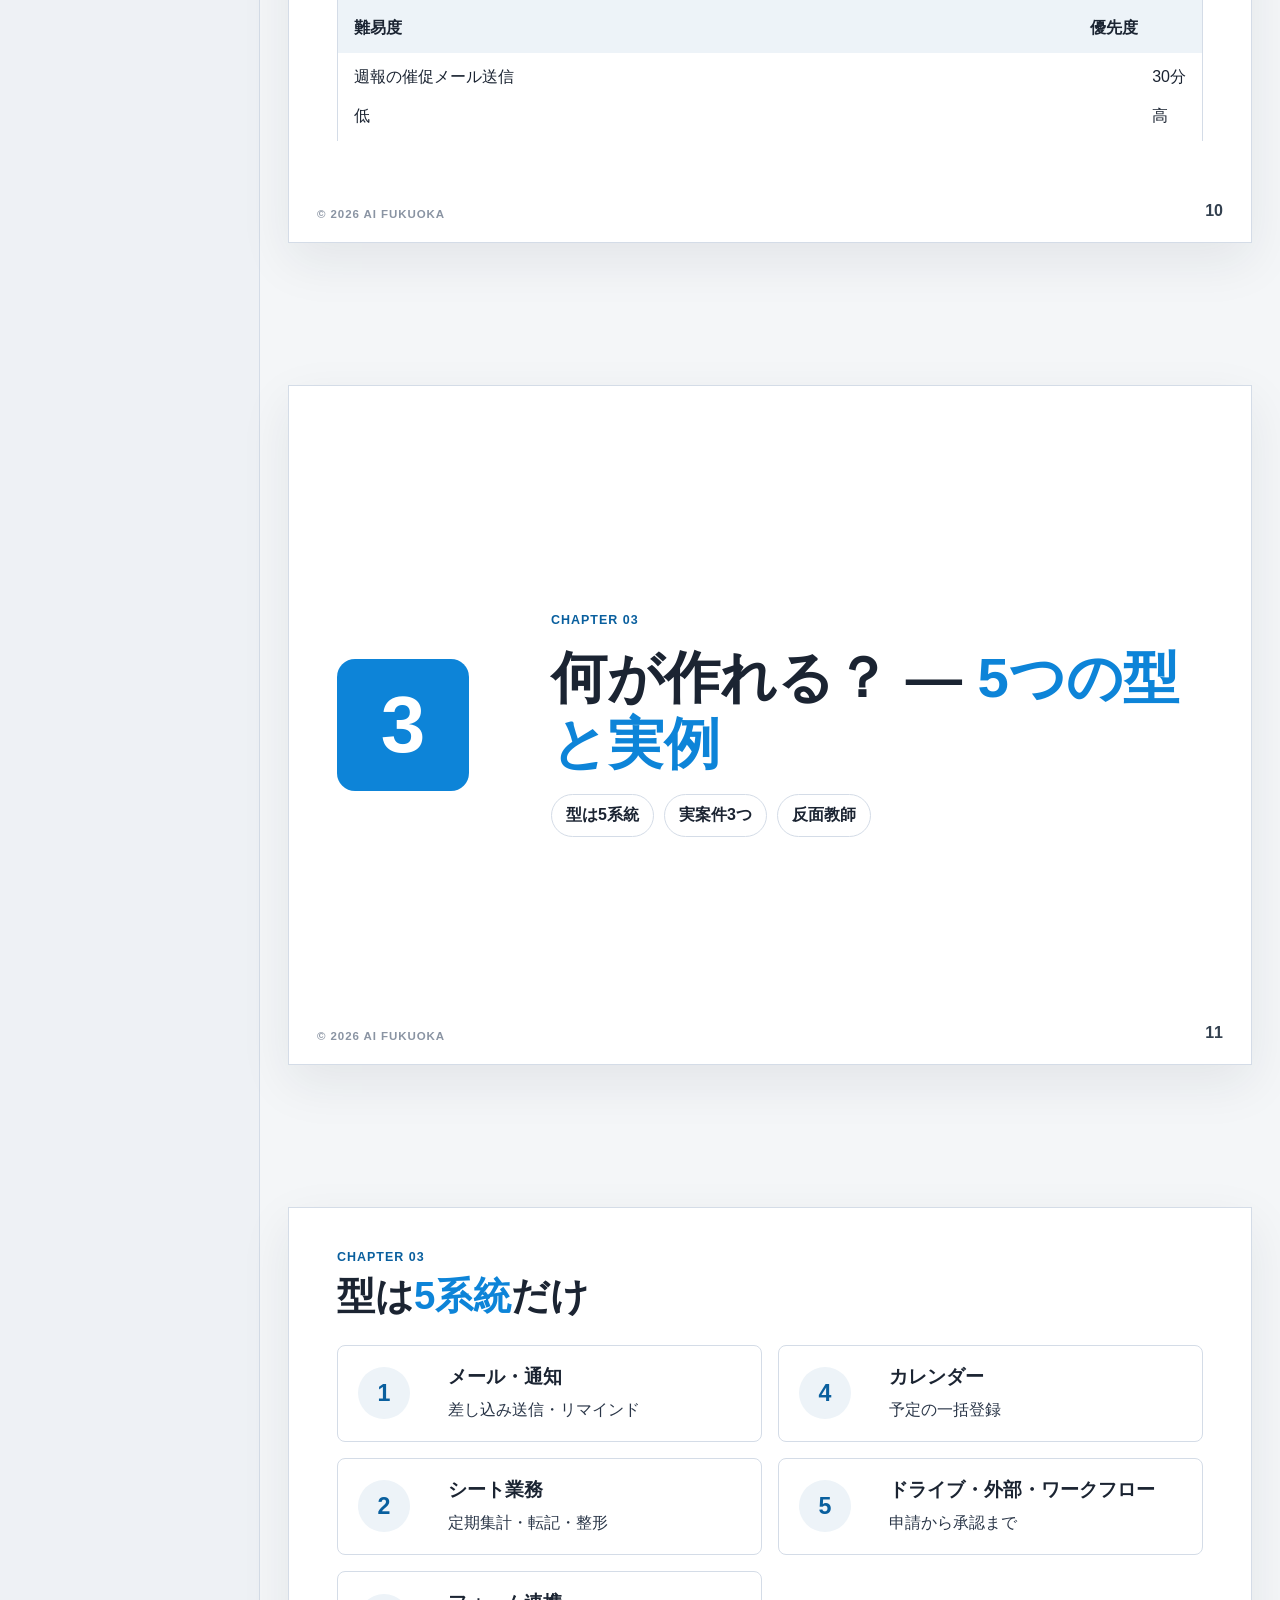
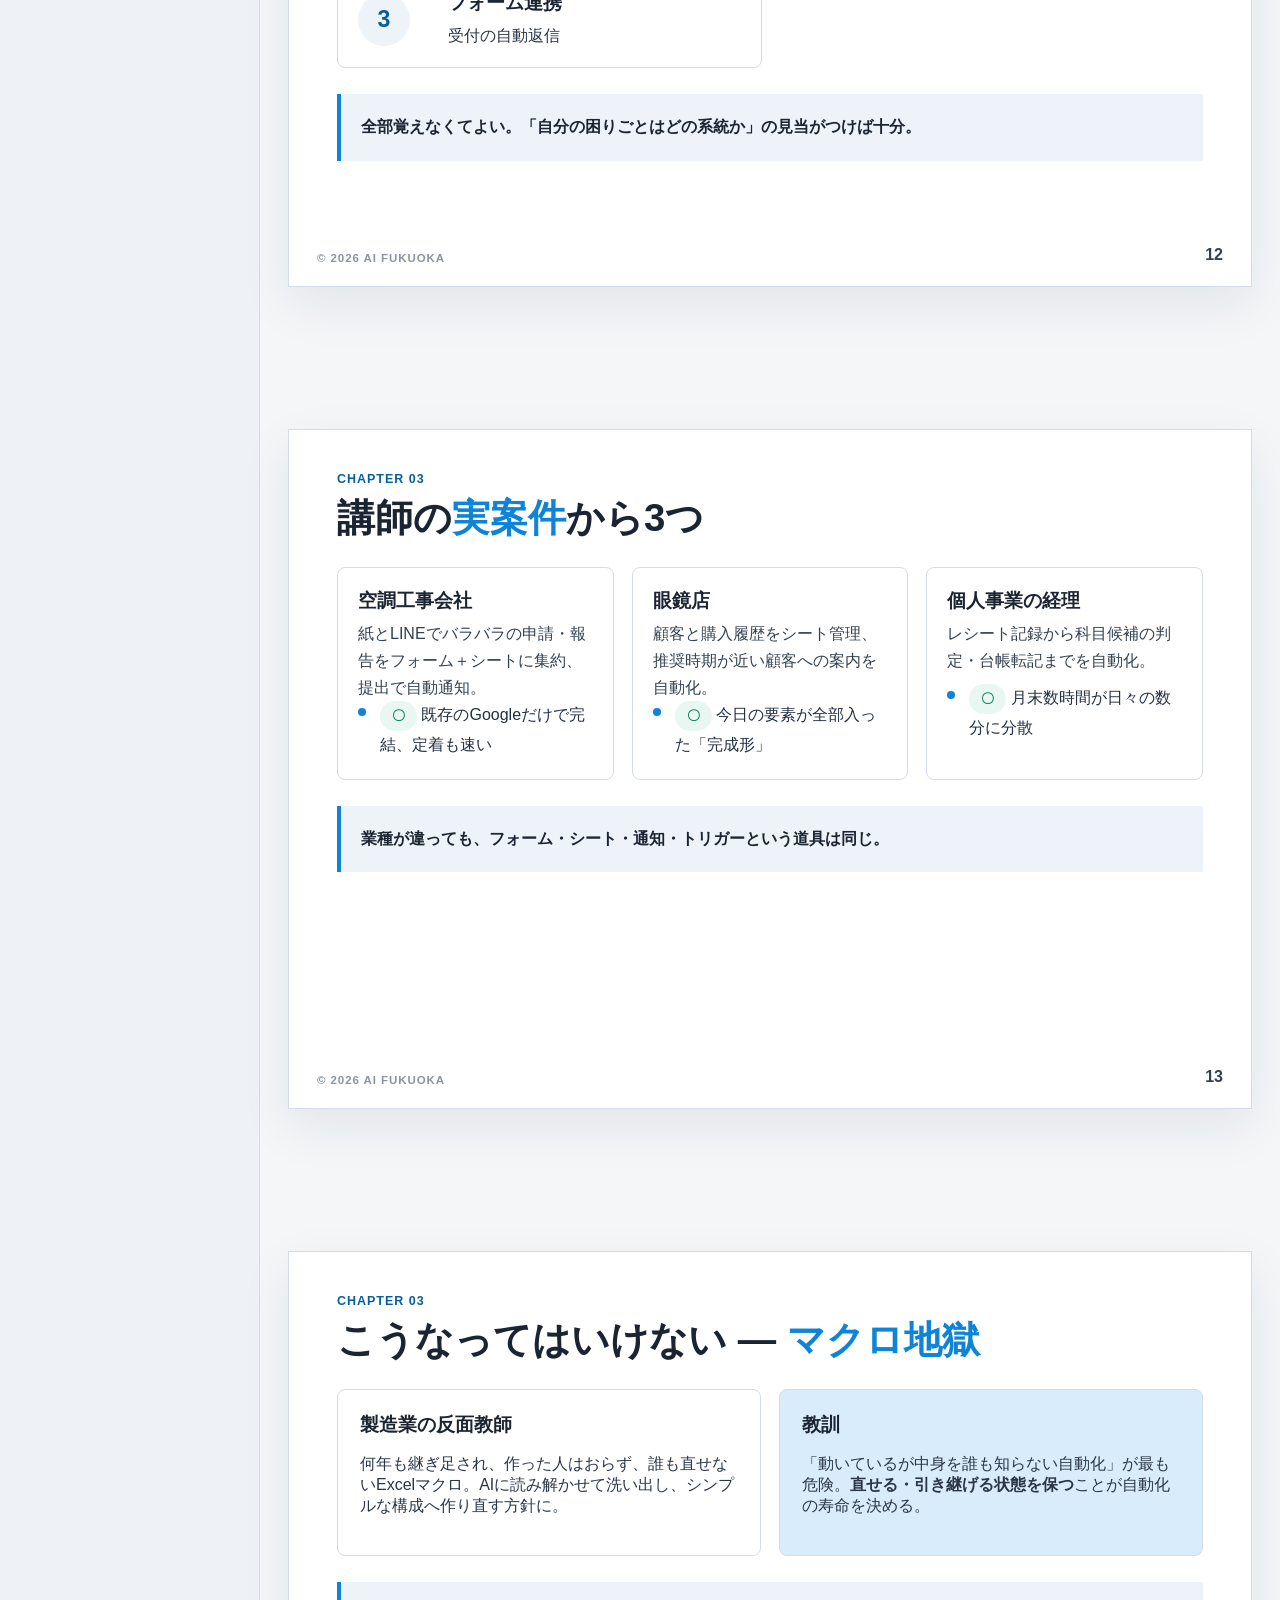
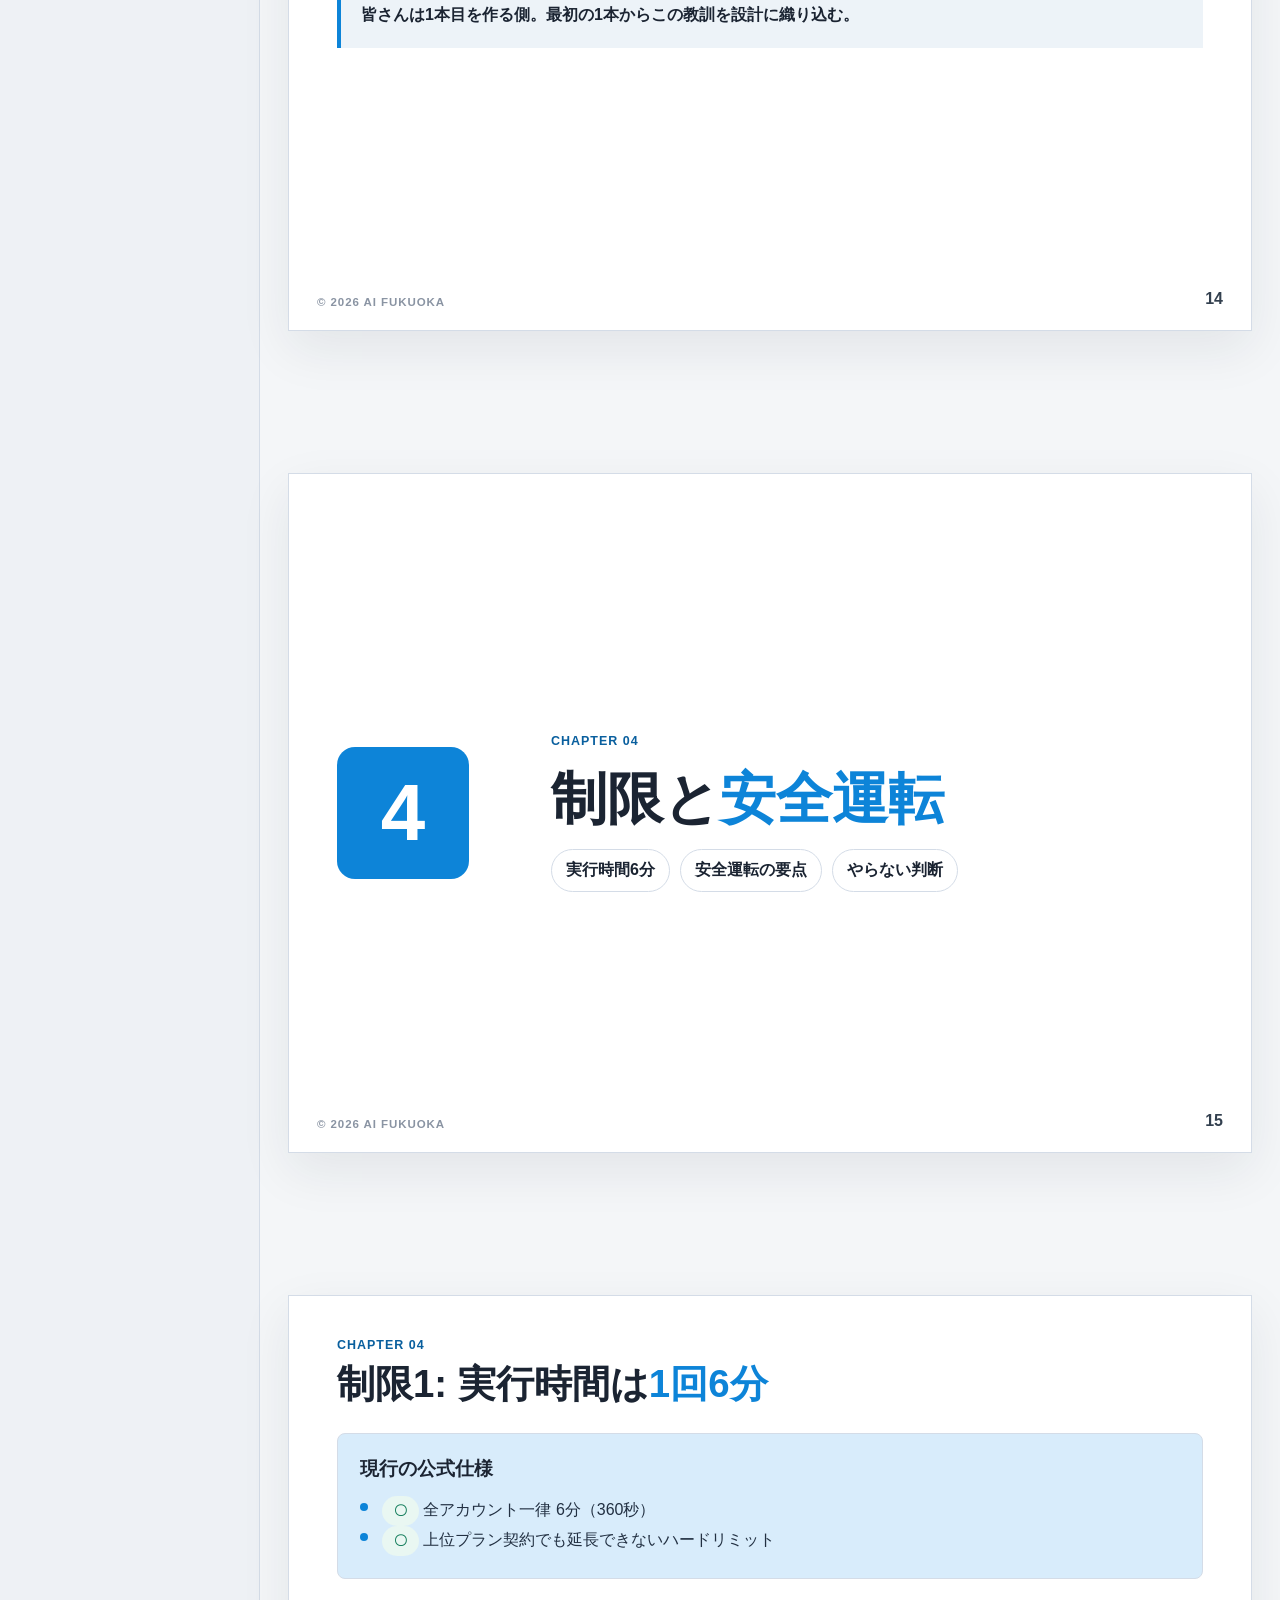
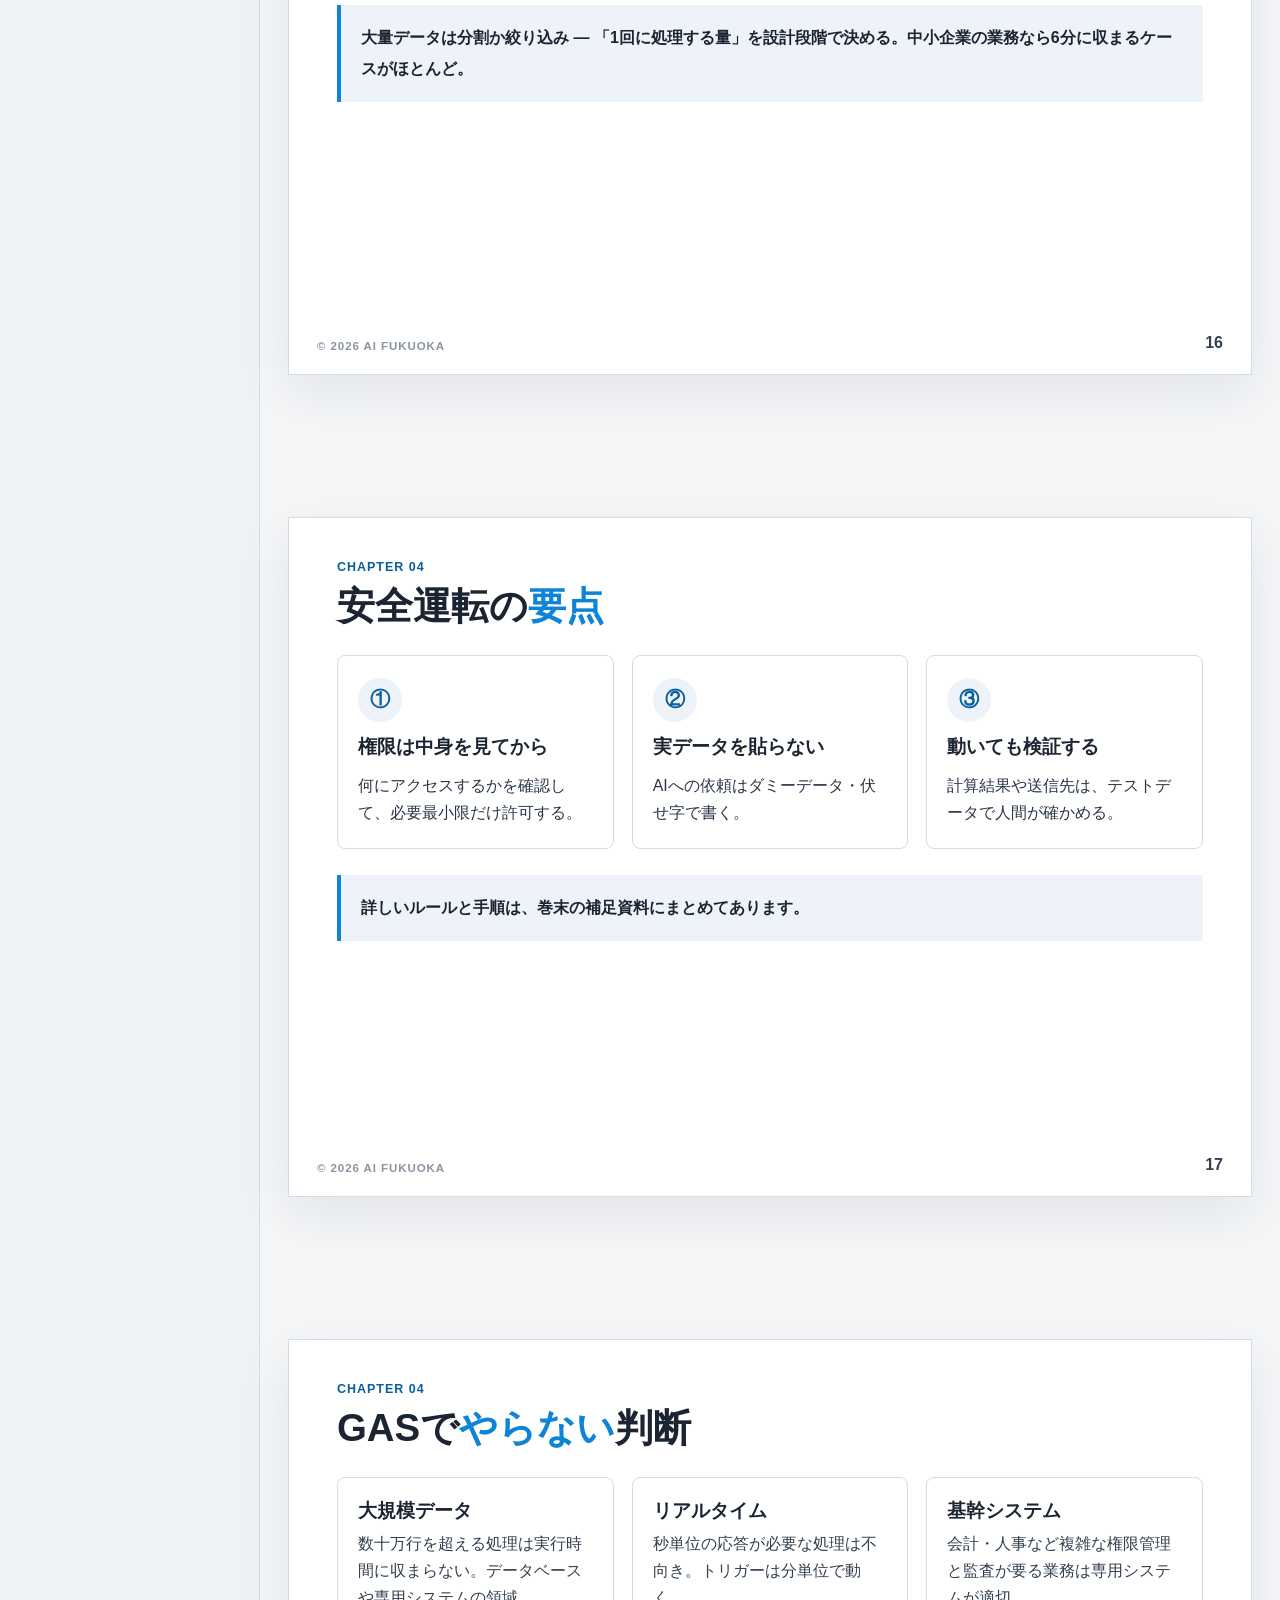
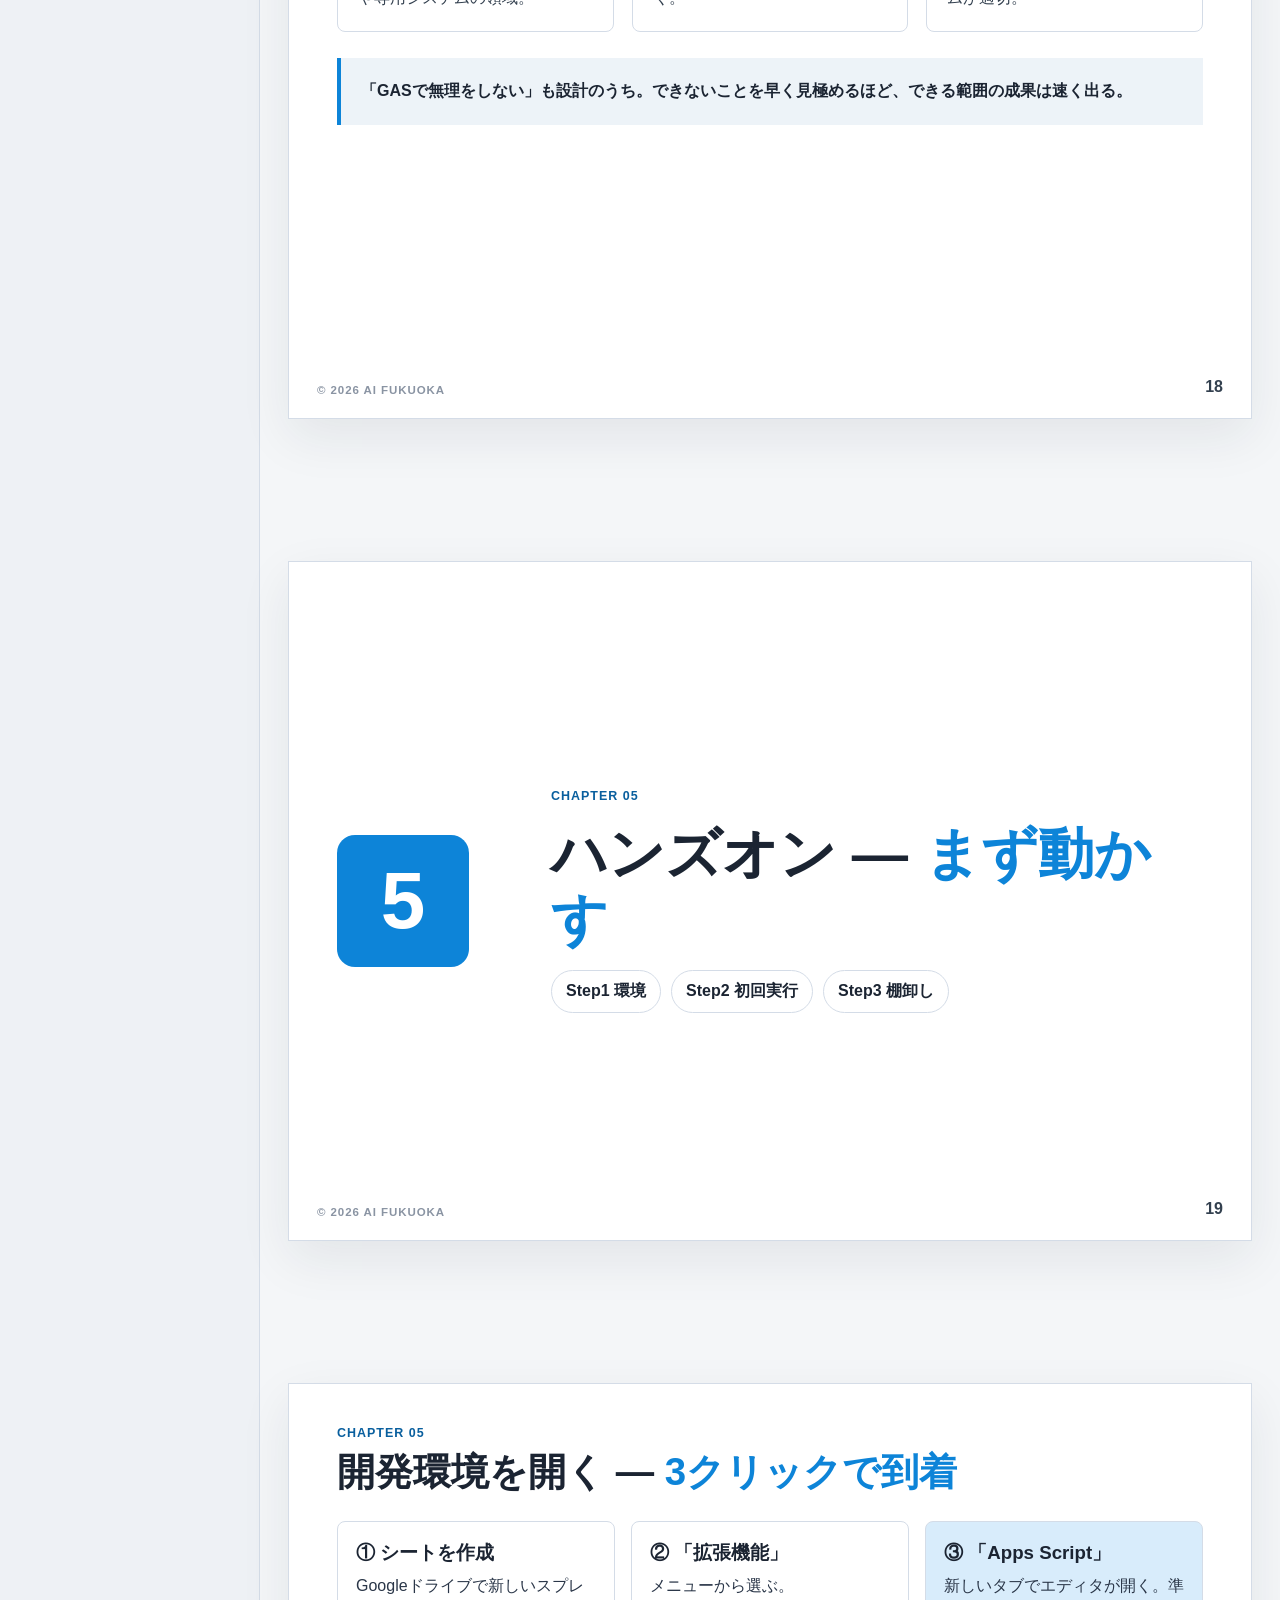
<file: day06/index.html>
<!DOCTYPE html>
<!-- Ariadne Threadworks / Web ページ資料（固定デザイン）。styles.css・app.js は書き換えない固定資産。DCK06 / WFT06 / MST06 -->
<html lang="ja">
<head>
  <meta charset="UTF-8">
  <meta name="viewport" content="width=device-width, initial-scale=1.0">
  <title>GASで業務効率化・自動化</title>
  <link rel="stylesheet" href="styles.css">
  <style id="readability-overrides">
    /* 視認性の上書き（styles.css は固定資産のため index.html 側で上書きする） */
    :root { --muted: #33404f; }
    .lead { color: #22334a; font-weight: 600; }
    .flow-step p, .map-step p, .pillar-card p, .principle-card p,
    .split-panel__pane p, .role-split__pane p, .compare-card__lead,
    .warning-item span { color: #2a3648; font-weight: 500; }
    .mini-list li, .check-list li { color: #223042; font-weight: 500; }
    .callout { color: #1b2432; font-weight: 600; }
    .figure-caption, .mini-label { color: #33404f; }
  </style>
</head>
<body>
  <svg class="icon-sprite" aria-hidden="true" focusable="false">
    <symbol id="icon-doc" viewBox="0 0 24 24"><path d="M7 3h7l4 4v14H7z"></path><path d="M14 3v4h4M9 12h6M9 16h6"></path></symbol>
    <symbol id="icon-grid" viewBox="0 0 24 24"><rect x="4" y="4" width="6" height="6"></rect><rect x="14" y="4" width="6" height="6"></rect><rect x="4" y="14" width="6" height="6"></rect><rect x="14" y="14" width="6" height="6"></rect></symbol>
    <symbol id="icon-check" viewBox="0 0 24 24"><path d="M5 12.5 10 17l9-10"></path></symbol>
    <symbol id="icon-lightbulb" viewBox="0 0 24 24"><path d="M9 18h6M10 21h4M8 14a6 6 0 1 1 8 0c-1 1-1.5 2-1.5 3h-5C9.5 16 9 15 8 14Z"></path></symbol>
    <symbol id="icon-arrow-right" viewBox="0 0 24 24"><path d="M4 12h15"></path><path d="m13 6 6 6-6 6"></path></symbol>
    <symbol id="icon-mail" viewBox="0 0 24 24"><rect x="3" y="5" width="18" height="14" rx="2"></rect><path d="m3 7 9 6 9-6"></path></symbol>
    <symbol id="icon-clock" viewBox="0 0 24 24"><circle cx="12" cy="12" r="9"></circle><path d="M12 7v5l3 3"></path></symbol>
    <symbol id="icon-shield" viewBox="0 0 24 24"><path d="M12 3 5 6v6c0 5 3.5 7.5 7 9 3.5-1.5 7-4 7-9V6z"></path></symbol>
  </svg>

  <div class="app-shell">
    <aside class="rail" aria-label="スライド一覧">
      <div class="rail__inner">
        <p class="rail__eyebrow">GAS HANDS-ON 90MIN</p>
        <h1 class="rail__title">GASで業務効率化・自動化</h1>
        <p class="rail__subtitle">コードはAIに書かせる時代の業務自動化（解説30分＋ハンズオン60分）</p>
        <nav class="toc">
          <a class="toc__link" href="#slide-1">1 表紙</a>
          <a class="toc__link" href="#slide-2">2 第1章 GASってなに？</a>
          <a class="toc__link" href="#slide-3">3 無料で使える自動化の道具箱</a>
          <a class="toc__link" href="#slide-4">4 GASがおすすめの理由</a>
          <a class="toc__link" href="#slide-5">5 第2章 設計は人間、実装はAI</a>
          <a class="toc__link" href="#slide-6">6 アイデアは人間、作るのはAI</a>
          <a class="toc__link" href="#slide-7">7 覚えるのは設計メモ4行だけ</a>
          <a class="toc__link" href="#slide-8">8 飛ばしがちな「見張り」の設定</a>
          <a class="toc__link" href="#slide-9">9 エラー対処はワンパターン</a>
          <a class="toc__link" href="#slide-10">10 自動化ネタの探し方 — 3条件</a>
          <a class="toc__link" href="#slide-11">11 第3章 何が作れる？</a>
          <a class="toc__link" href="#slide-12">12 型は5系統だけ</a>
          <a class="toc__link" href="#slide-13">13 講師の実案件から3つ</a>
          <a class="toc__link" href="#slide-14">14 教訓 — マクロ地獄</a>
          <a class="toc__link" href="#slide-15">15 第4章 制限と安全運転</a>
          <a class="toc__link" href="#slide-16">16 制限1: 実行時間は1回6分</a>
          <a class="toc__link" href="#slide-17">17 安全運転の要点</a>
          <a class="toc__link" href="#slide-18">18 GASでやらない判断</a>
          <a class="toc__link" href="#slide-19">19 第5章 ハンズオン</a>
          <a class="toc__link" href="#slide-20">20 Step1: 3クリックで到着</a>
          <a class="toc__link" href="#slide-21">21 Step1続き: 名前をつける</a>
          <a class="toc__link" href="#slide-22">22 Step2: 最初のコードを実行</a>
          <a class="toc__link" href="#slide-23">23 コードの正体 — 3動作</a>
          <a class="toc__link" href="#slide-24">24 Step3: ミニ棚卸し</a>
          <a class="toc__link" href="#slide-25">25 第6章 山場 — AIに発注する</a>
          <a class="toc__link" href="#slide-26">26 Step4-5: AIへの依頼文</a>
          <a class="toc__link" href="#slide-27">27 Step6: エラーとの往復</a>
          <a class="toc__link" href="#slide-28">28 Step7: トリガー設定</a>
          <a class="toc__link" href="#slide-29">29 第7章 まとめ</a>
          <a class="toc__link" href="#slide-30">30 つづきはこの道で</a>
          <a class="toc__link" href="#slide-31">31 明日からのアクション</a>
          <a class="toc__link" href="#slide-32">32 今日のポイント</a>
          <a class="toc__link" href="#slide-33">33 補足資料</a>
          <a class="toc__link" href="#slide-34">34 VBA・RPAとの使い分け</a>
          <a class="toc__link" href="#slide-35">35 系統1: 差し込みメール送信</a>
          <a class="toc__link" href="#slide-36">36 系統2: シートの定期集計</a>
          <a class="toc__link" href="#slide-37">37 系統3: フォーム自動返信</a>
          <a class="toc__link" href="#slide-38">38 系統4: 予定の一括登録</a>
          <a class="toc__link" href="#slide-39">39 系統5: 簡易ワークフロー</a>
          <a class="toc__link" href="#slide-40">40 制限2: メール送信数の上限</a>
          <a class="toc__link" href="#slide-41">41 制限3: 細かい時間制限</a>
          <a class="toc__link" href="#slide-42">42 会社アカウントで動かない時</a>
          <a class="toc__link" href="#slide-43">43 安全運転ルール1: 権限</a>
          <a class="toc__link" href="#slide-44">44 安全運転ルール2: AIとデータ</a>
        </nav>
      </div>
    </aside>

    <div class="workspace">
      <header class="topbar">
        <div>
          <p class="topbar__eyebrow">SLIDE OUTPUT</p>
          <p class="topbar__title">GASで業務効率化・自動化</p>
        </div>
        <div class="topbar__actions">
          <p class="topbar__counter" id="slide-counter">1 / 44</p>
          <button class="action-button" type="button" data-action="print">印刷 / PDF</button>
        </div>
      </header>

      <main class="deck" id="deck">

        <!-- 1 表紙 -->
        <section class="slide slide--cover" id="slide-1" data-title="表紙">
          <div class="slide__frame">
            <div class="hero-grid">
              <div class="hero-copy">
                <p class="eyebrow">GAS HANDS-ON</p>
                <h2 class="title title--hero">GASで<span class="accent">業務効率化・自動化</span></h2>
                <p class="lead">AIにコードを書かせる時代の業務自動化</p>
              </div>
              <figure class="figure-panel figure-panel--flush">
                <svg class="slide-figure" viewBox="0 0 560 400" role="img" aria-label="GASがGoogleの各サービスをつなぐ図">
                  <defs>
                    <marker id="cvar" markerWidth="10" markerHeight="10" refX="7" refY="3" orient="auto">
                      <path d="M0,0 L7,3 L0,6 Z" fill="#0d84d8"></path>
                    </marker>
                  </defs>
                  <rect x="205" y="165" width="150" height="70" rx="14" fill="#0d84d8"></rect>
                  <text x="280" y="207" font-size="24" font-weight="800" fill="#ffffff" text-anchor="middle">GAS</text>
                  <rect x="40" y="40" width="150" height="52" rx="12" fill="#ffffff" stroke="#d4dce7"></rect>
                  <text x="115" y="72" font-size="16" font-weight="700" fill="#095f9e" text-anchor="middle">Gmail</text>
                  <rect x="370" y="40" width="150" height="52" rx="12" fill="#ffffff" stroke="#d4dce7"></rect>
                  <text x="445" y="72" font-size="16" font-weight="700" fill="#095f9e" text-anchor="middle">スプレッドシート</text>
                  <rect x="24" y="255" width="150" height="52" rx="12" fill="#ffffff" stroke="#d4dce7"></rect>
                  <text x="99" y="287" font-size="16" font-weight="700" fill="#095f9e" text-anchor="middle">カレンダー</text>
                  <rect x="205" y="308" width="150" height="52" rx="12" fill="#ffffff" stroke="#d4dce7"></rect>
                  <text x="280" y="340" font-size="16" font-weight="700" fill="#095f9e" text-anchor="middle">フォーム</text>
                  <rect x="386" y="255" width="150" height="52" rx="12" fill="#ffffff" stroke="#d4dce7"></rect>
                  <text x="461" y="287" font-size="16" font-weight="700" fill="#095f9e" text-anchor="middle">ドライブ</text>
                  <line x1="150" y1="92" x2="228" y2="162" stroke="#0d84d8" stroke-width="2.5" marker-end="url(#cvar)"></line>
                  <line x1="428" y1="92" x2="342" y2="162" stroke="#0d84d8" stroke-width="2.5" marker-end="url(#cvar)"></line>
                  <line x1="130" y1="255" x2="212" y2="222" stroke="#0d84d8" stroke-width="2.5" marker-end="url(#cvar)"></line>
                  <line x1="280" y1="305" x2="280" y2="240" stroke="#0d84d8" stroke-width="2.5" marker-end="url(#cvar)"></line>
                  <line x1="430" y1="255" x2="348" y2="222" stroke="#0d84d8" stroke-width="2.5" marker-end="url(#cvar)"></line>
                </svg>
              </figure>
            </div>
            <div class="slide__number">1</div>
          </div>
        </section>

        <section class="slide slide--chapter" id="slide-2" data-title="第1章 GASってなに？">
          <div class="slide__frame">
            <div class="chapter-hero">
              <div class="chapter-hero__number">1</div>
              <div class="chapter-hero__body">
                <p class="eyebrow">CHAPTER 01</p>
                <h2 class="title title--chapter">GASって<span class="accent">なに？</span></h2>
                <div class="chapter-points"><span>無料の道具箱</span><span>おすすめの理由</span></div>
              </div>
            </div>
            <div class="slide__number">2</div>
          </div>
        </section>

        <section class="slide" id="slide-3" data-title="無料で使える自動化の道具箱">
          <div class="slide__frame">
            <div class="slide__main">
              <div class="slide__header">
                <p class="eyebrow">CHAPTER 01</p>
                <h2 class="title">無料で使える<span class="accent">自動化の道具箱</span></h2>
              </div>
              <div class="split-panel">
                <article class="split-panel__pane">
                  <div class="pane-head"><svg class="icon icon--panel"><use href="#icon-grid"></use></svg><h3>いまの姿</h3></div>
                  <p>Gmail・スプレッドシート・カレンダー・フォーム・ドライブを、別々の画面で手作業。</p>
                </article>
                <article class="split-panel__pane split-panel__pane--accent">
                  <div class="pane-head"><svg class="icon icon--panel"><use href="#icon-lightbulb"></use></svg><h3>GASがあると</h3></div>
                  <p>裏側でつないで一続きに自動で動く。Google提供・無料、アカウントがあれば導入作業なし。</p>
                </article>
              </div>
              <ul class="check-list">
                <li>読み方は「ガス」— Google Apps Script の略</li>
                <li>この講座で文法の勉強はしない。磨くのは「何を作るか」を言葉にする設計力</li>
              </ul>
            </div>
            <div class="slide__number">3</div>
          </div>
        </section>

        <section class="slide" id="slide-4" data-title="GASがおすすめの理由">
          <div class="slide__frame">
            <div class="slide__main">
              <div class="slide__header">
                <p class="eyebrow">CHAPTER 01</p>
                <h2 class="title">GASが<span class="accent">おすすめの理由</span></h2>
              </div>
              <div class="pillar-grid">
                <article class="pillar-card"><div class="pillar-card__num">①</div><h3>料金</h3><p>初期費用も月額も0円。稟議が要らず、今日から始められる。</p></article>
                <article class="pillar-card"><div class="pillar-card__num">②</div><h3>道具</h3><p>業務の中心にあるシートとGmailをそのまま動かせる。移行も引っ越しも不要。</p></article>
                <article class="pillar-card pillar-card--accent"><div class="pillar-card__num">③</div><h3>AI</h3><p>サンプルが豊富でAIの学習データにも大量。日本語で伝えればコードはほぼ一発。</p></article>
              </div>
              <p class="callout">月額課金のSaaSや年間数十万円のRPAと違い、<strong>始めない理由がない</strong>のが今のGASです。</p>
            </div>
            <div class="slide__number">4</div>
          </div>
        </section>

        <section class="slide slide--chapter" id="slide-5" data-title="第2章 設計は人間、実装はAI">
          <div class="slide__frame">
            <div class="chapter-hero">
              <div class="chapter-hero__number">2</div>
              <div class="chapter-hero__body">
                <p class="eyebrow">CHAPTER 02</p>
                <h2 class="title title--chapter">設計は人間、<span class="accent">実装はAI</span></h2>
                <div class="chapter-points"><span>分業の考え方</span><span>設計メモ4行</span><span>エラーは怖くない</span></div>
              </div>
            </div>
            <div class="slide__number">5</div>
          </div>
        </section>

        <section class="slide" id="slide-6" data-title="アイデアは人間、作るのはAI">
          <div class="slide__frame">
            <div class="slide__main">
              <div class="slide__header">
                <p class="eyebrow">CHAPTER 02</p>
                <h2 class="title">アイデアは人間、<span class="accent">作るのはAI</span></h2>
              </div>
              <div class="role-split">
                <article class="role-split__pane role-split__pane--accent">
                  <h3>人間の仕事 = アイデア出し</h3>
                  <p>何を自動化すると業務が楽になるのか、GASで楽にできそうな業務を見つける</p>
                </article>
                <article class="role-split__pane">
                  <h3>AIの仕事 = 実装</h3>
                  <p>ChatGPT・Claude・GeminiはGASのコード生成が得意。日本語で伝えれば数分でコードが返る。</p>
                </article>
              </div>
              <p class="callout">この講座ではGASを「勉強するもの」ではなく<strong>「AIに発注するもの」</strong>として扱います。</p>
            </div>
            <div class="slide__number">6</div>
          </div>
        </section>

        <section class="slide" id="slide-7" data-title="覚えるのは設計メモ4行だけ">
          <div class="slide__frame">
            <div class="slide__main">
              <div class="slide__header">
                <p class="eyebrow">CHAPTER 02</p>
                <h2 class="title">覚えるのは<span class="accent">設計メモ4行</span>だけ</h2>
              </div>
              <div class="flow flow--four">
                <article class="flow-step"><h3>① 入口</h3><p>何をきっかけに動く？ データはどこから来る？</p></article>
                <article class="flow-step"><h3>② 処理</h3><p>何を、どう変える？</p></article>
                <article class="flow-step"><h3>③ 出口</h3><p>結果はどこに、どんな形で出す？</p></article>
                <article class="flow-step flow-step--accent"><h3>④ 見張り</h3><p>失敗にどう気づく？ 人の確認をどこに挟む？</p></article>
              </div>
              <p class="callout">自動化は<strong>水道管</strong>。この4行が書ければ要件定義は完成 — 書けないうちはAIに頼まない。</p>
            </div>
            <div class="slide__number">7</div>
          </div>
        </section>

        <section class="slide" id="slide-8" data-title="飛ばしがちな「見張り」の設定">
          <div class="slide__frame">
            <div class="slide__main">
              <div class="slide__header">
                <p class="eyebrow">CHAPTER 02</p>
                <h2 class="title">飛ばしがちな<span class="accent">「見張り」</span>の設定</h2>
              </div>
              <div class="split-panel">
                <article class="split-panel__pane">
                  <div class="pane-head"><h3>全部自動</h3></div>
                  <ul class="mini-list"><li><span class="tag-bad">×</span> 失敗に気づけない</li><li><span class="tag-bad">×</span> 仕組みが短命に終わる</li></ul>
                </article>
                <article class="split-panel__pane split-panel__pane--accent">
                  <div class="pane-head"><h3>事故らない自動</h3></div>
                  <ul class="mini-list"><li><span class="tag-good">〇</span> ログをシートに残す</li><li><span class="tag-good">〇</span> 完了・エラーを自分の見る場所へ通知</li><li><span class="tag-good">〇</span> 取り返しのつかない動作の直前は人が確認</li></ul>
                </article>
              </div>
              <p class="callout">合言葉 — <strong>「全部自動」より「事故らない自動」が偉い。</strong>実案件で学んだ結論です。</p>
            </div>
            <div class="slide__number">8</div>
          </div>
        </section>

        <section class="slide" id="slide-9" data-title="エラー対処はワンパターン">
          <div class="slide__frame">
            <div class="slide__main">
              <div class="slide__header">
                <p class="eyebrow">CHAPTER 02</p>
                <h2 class="title">エラー対処は<span class="accent">ワンパターン</span></h2>
              </div>
              <div class="flow flow--four">
                <article class="flow-step"><h3>① コピー</h3><p>エラーメッセージをそのまま。</p></article>
                <article class="flow-step"><h3>② 貼る</h3><p>AIに貼り付けて「直してください」。</p></article>
                <article class="flow-step"><h3>③ 差し替え</h3><p>返ってきた修正版に差し替える。</p></article>
                <article class="flow-step flow-step--accent"><h3>④ 再実行</h3><p>動くまで根気よく繰り返す。</p></article>
              </div>
              <p class="callout">エラーは失敗ではなく<strong>AIとの往復の一部</strong>。プロの開発者も同じことをしています。</p>
            </div>
            <div class="slide__number">9</div>
          </div>
        </section>

        <section class="slide" id="slide-10" data-title="自動化ネタの探し方 — 3条件">
          <div class="slide__frame">
            <div class="slide__main">
              <div class="slide__header">
                <p class="eyebrow">CHAPTER 02</p>
                <h2 class="title">ネタの探し方 — <span class="accent">3条件</span></h2>
              </div>
              <div class="pillar-grid">
                <article class="pillar-card"><div class="pillar-card__num">①</div><h3>繰り返す</h3><p>繰り返し発生する作業。</p></article>
                <article class="pillar-card"><div class="pillar-card__num">②</div><h3>手順が決まっている</h3><p>毎回同じやり方でこなしている。</p></article>
                <article class="pillar-card"><div class="pillar-card__num">③</div><h3>時間がかかる</h3><p>1回あたり数分〜数十分。</p></article>
              </div>
              <p class="mini-label"><strong>みっつ揃う作業</strong>を棚卸し表に書き出す（ハンズオンで実際に作ります）</p>
              <div class="table-block">
                <div class="table-row table-row--header"><span>業務内容</span><span>週の所要時間</span><span>難易度</span><span>優先度</span></div>
                <div class="table-row"><span>週報の催促メール送信</span><span>30分</span><span>低</span><span>高</span></div>
              </div>
            </div>
            <div class="slide__number">10</div>
          </div>
        </section>

        <section class="slide slide--chapter" id="slide-11" data-title="第3章 何が作れる？">
          <div class="slide__frame">
            <div class="chapter-hero">
              <div class="chapter-hero__number">3</div>
              <div class="chapter-hero__body">
                <p class="eyebrow">CHAPTER 03</p>
                <h2 class="title title--chapter">何が作れる？ — <span class="accent">5つの型と実例</span></h2>
                <div class="chapter-points"><span>型は5系統</span><span>実案件3つ</span><span>反面教師</span></div>
              </div>
            </div>
            <div class="slide__number">11</div>
          </div>
        </section>

        <section class="slide" id="slide-12" data-title="型は5系統だけ">
          <div class="slide__frame">
            <div class="slide__main">
              <div class="slide__header">
                <p class="eyebrow">CHAPTER 03</p>
                <h2 class="title">型は<span class="accent">5系統</span>だけ</h2>
              </div>
              <div class="map-flow" style="grid-template-columns:1fr 1fr;grid-template-rows:repeat(3,auto);grid-auto-flow:column">
                <article class="map-step"><div class="map-step__index">1</div><div><h3>メール・通知</h3><p>差し込み送信・リマインド</p></div></article>
                <article class="map-step"><div class="map-step__index">2</div><div><h3>シート業務</h3><p>定期集計・転記・整形</p></div></article>
                <article class="map-step"><div class="map-step__index">3</div><div><h3>フォーム連携</h3><p>受付の自動返信</p></div></article>
                <article class="map-step"><div class="map-step__index">4</div><div><h3>カレンダー</h3><p>予定の一括登録</p></div></article>
                <article class="map-step"><div class="map-step__index">5</div><div><h3>ドライブ・外部・ワークフロー</h3><p>申請から承認まで</p></div></article>
              </div>
              <p class="callout">全部覚えなくてよい。<strong>「自分の困りごとはどの系統か」</strong>の見当がつけば十分。</p>
            </div>
            <div class="slide__number">12</div>
          </div>
        </section>

        <section class="slide" id="slide-13" data-title="講師の実案件から3つ">
          <div class="slide__frame">
            <div class="slide__main">
              <div class="slide__header">
                <p class="eyebrow">CHAPTER 03</p>
                <h2 class="title">講師の<span class="accent">実案件</span>から3つ</h2>
              </div>
              <div class="comparison-grid">
                <article class="compare-card"><h3>空調工事会社</h3><p class="compare-card__lead">紙とLINEでバラバラの申請・報告をフォーム＋シートに集約、提出で自動通知。</p><ul class="mini-list"><li><span class="tag-good">〇</span> 既存のGoogleだけで完結、定着も速い</li></ul></article>
                <article class="compare-card"><h3>眼鏡店</h3><p class="compare-card__lead">顧客と購入履歴をシート管理、推奨時期が近い顧客への案内を自動化。</p><ul class="mini-list"><li><span class="tag-good">〇</span> 今日の要素が全部入った「完成形」</li></ul></article>
                <article class="compare-card"><h3>個人事業の経理</h3><p class="compare-card__lead">レシート記録から科目候補の判定・台帳転記までを自動化。</p><ul class="mini-list"><li><span class="tag-good">〇</span> 月末数時間が日々の数分に分散</li></ul></article>
              </div>
              <p class="callout">業種が違っても、<strong>フォーム・シート・通知・トリガー</strong>という道具は同じ。</p>
            </div>
            <div class="slide__number">13</div>
          </div>
        </section>

        <section class="slide" id="slide-14" data-title="教訓 — マクロ地獄">
          <div class="slide__frame">
            <div class="slide__main">
              <div class="slide__header">
                <p class="eyebrow">CHAPTER 03</p>
                <h2 class="title">こうなってはいけない — <span class="accent">マクロ地獄</span></h2>
              </div>
              <div class="split-panel">
                <article class="split-panel__pane">
                  <div class="pane-head"><h3>製造業の反面教師</h3></div>
                  <p>何年も継ぎ足され、作った人はおらず、誰も直せないExcelマクロ。AIに読み解かせて洗い出し、シンプルな構成へ作り直す方針に。</p>
                </article>
                <article class="split-panel__pane split-panel__pane--accent">
                  <div class="pane-head"><h3>教訓</h3></div>
                  <p>「動いているが中身を誰も知らない自動化」が最も危険。<strong>直せる・引き継げる状態を保つ</strong>ことが自動化の寿命を決める。</p>
                </article>
              </div>
              <p class="callout">皆さんは1本目を作る側。最初の1本からこの教訓を設計に織り込む。</p>
            </div>
            <div class="slide__number">14</div>
          </div>
        </section>

        <section class="slide slide--chapter" id="slide-15" data-title="第4章 制限と安全運転">
          <div class="slide__frame">
            <div class="chapter-hero">
              <div class="chapter-hero__number">4</div>
              <div class="chapter-hero__body">
                <p class="eyebrow">CHAPTER 04</p>
                <h2 class="title title--chapter">制限と<span class="accent">安全運転</span></h2>
                <div class="chapter-points"><span>実行時間6分</span><span>安全運転の要点</span><span>やらない判断</span></div>
              </div>
            </div>
            <div class="slide__number">15</div>
          </div>
        </section>

        <section class="slide" id="slide-16" data-title="制限1: 実行時間は1回6分">
          <div class="slide__frame">
            <div class="slide__main">
              <div class="slide__header">
                <p class="eyebrow">CHAPTER 04</p>
                <h2 class="title">制限1: 実行時間は<span class="accent">1回6分</span></h2>
              </div>
              <div class="split-panel" style="grid-template-columns:1fr">
                <article class="split-panel__pane split-panel__pane--accent">
                  <div class="pane-head"><h3>現行の公式仕様</h3></div>
                  <ul class="mini-list"><li><span class="tag-good">〇</span> 全アカウント一律 6分（360秒）</li><li><span class="tag-good">〇</span> 上位プラン契約でも延長できないハードリミット</li></ul>
                </article>
              </div>
              <p class="callout">大量データは<strong>分割か絞り込み</strong> — 「1回に処理する量」を設計段階で決める。中小企業の業務なら6分に収まるケースがほとんど。</p>
            </div>
            <div class="slide__number">16</div>
          </div>
        </section>

        <section class="slide" id="slide-17" data-title="安全運転の要点">
          <div class="slide__frame">
            <div class="slide__main">
              <div class="slide__header">
                <p class="eyebrow">CHAPTER 04</p>
                <h2 class="title">安全運転の<span class="accent">要点</span></h2>
              </div>
              <div class="pillar-grid">
                <article class="pillar-card"><div class="pillar-card__num">①</div><h3>権限は中身を見てから</h3><p>何にアクセスするかを確認して、必要最小限だけ許可する。</p></article>
                <article class="pillar-card"><div class="pillar-card__num">②</div><h3>実データを貼らない</h3><p>AIへの依頼はダミーデータ・伏せ字で書く。</p></article>
                <article class="pillar-card"><div class="pillar-card__num">③</div><h3>動いても検証する</h3><p>計算結果や送信先は、テストデータで人間が確かめる。</p></article>
              </div>
              <p class="callout">詳しいルールと手順は、巻末の<strong>補足資料</strong>にまとめてあります。</p>
            </div>
            <div class="slide__number">17</div>
          </div>
        </section>

        <section class="slide" id="slide-18" data-title="GASでやらない判断">
          <div class="slide__frame">
            <div class="slide__main">
              <div class="slide__header">
                <p class="eyebrow">CHAPTER 04</p>
                <h2 class="title">GASで<span class="accent">やらない</span>判断</h2>
              </div>
              <div class="comparison-grid">
                <article class="compare-card"><h3>大規模データ</h3><p class="compare-card__lead">数十万行を超える処理は実行時間に収まらない。データベースや専用システムの領域。</p></article>
                <article class="compare-card"><h3>リアルタイム</h3><p class="compare-card__lead">秒単位の応答が必要な処理は不向き。トリガーは分単位で動く。</p></article>
                <article class="compare-card"><h3>基幹システム</h3><p class="compare-card__lead">会計・人事など複雑な権限管理と監査が要る業務は専用システムが適切。</p></article>
              </div>
              <p class="callout"><strong>「GASで無理をしない」も設計のうち。</strong>できないことを早く見極めるほど、できる範囲の成果は速く出る。</p>
            </div>
            <div class="slide__number">18</div>
          </div>
        </section>

        <section class="slide slide--chapter" id="slide-19" data-title="第5章 ハンズオン">
          <div class="slide__frame">
            <div class="chapter-hero">
              <div class="chapter-hero__number">5</div>
              <div class="chapter-hero__body">
                <p class="eyebrow">CHAPTER 05</p>
                <h2 class="title title--chapter">ハンズオン — <span class="accent">まず動かす</span></h2>
                <div class="chapter-points"><span>Step1 環境</span><span>Step2 初回実行</span><span>Step3 棚卸し</span></div>
              </div>
            </div>
            <div class="slide__number">19</div>
          </div>
        </section>

        <section class="slide" id="slide-20" data-title="Step1: 3クリックで到着">
          <div class="slide__frame">
            <div class="slide__main">
              <div class="slide__header">
                <p class="eyebrow">CHAPTER 05</p>
                <h2 class="title">開発環境を開く — <span class="accent">3クリックで到着</span></h2>
              </div>
              <div class="flow flow--three">
                <article class="flow-step"><h3>① シートを作成</h3><p>Googleドライブで新しいスプレッドシート。</p></article>
                <article class="flow-step"><h3>② 「拡張機能」</h3><p>メニューから選ぶ。</p></article>
                <article class="flow-step flow-step--accent"><h3>③ 「Apps Script」</h3><p>新しいタブでエディタが開く。準備完了。</p></article>
              </div>
              <p class="callout">インストール作業は一切なし。ブラウザだけで書いて、実行して、保存できる。<strong>まず全員でエディタまで到達</strong>しましょう。</p>
            </div>
            <div class="slide__number">20</div>
          </div>
        </section>

        <section class="slide" id="slide-21" data-title="Step1続き: 名前をつける">
          <div class="slide__frame">
            <div class="slide__main">
              <div class="slide__header">
                <p class="eyebrow">CHAPTER 05</p>
                <h2 class="title">プロジェクトに<span class="accent">名前</span>をつける</h2>
              </div>
              <div class="split-panel">
                <article class="split-panel__pane">
                  <div class="pane-head"><h3>そのまま</h3></div>
                  <ul class="mini-list"><li><span class="tag-bad">×</span> 「無題のプロジェクト」— 何をするものか分からなくなる</li></ul>
                </article>
                <article class="split-panel__pane split-panel__pane--accent">
                  <div class="pane-head"><h3>名前をつける</h3></div>
                  <ul class="mini-list"><li><span class="tag-good">〇</span> あとから見て分かる名前に</li><li><span class="tag-good">〇</span> 直すとき・引き継ぐときに効く</li></ul>
                </article>
              </div>
              <p class="callout">合言葉 — <strong>「数か月後の自分が最初の読者」</strong>。名前だけが中身を思い出す手がかりになる。</p>
            </div>
            <div class="slide__number">21</div>
          </div>
        </section>

        <section class="slide" id="slide-22" data-title="Step2: 最初のコードを実行">
          <div class="slide__frame">
            <div class="slide__main">
              <div class="slide__header">
                <p class="eyebrow">CHAPTER 05</p>
                <h2 class="title">最初のコードを動かす — 承認は<span class="accent">エラーじゃない</span></h2>
              </div>
              <div class="flow flow--four">
                <article class="flow-step"><h3>① 貼り付け</h3><p>セルに値を書き込む数行の関数。</p></article>
                <article class="flow-step"><h3>② 「実行」を押す</h3><p>エディタのボタンひとつ。</p></article>
                <article class="flow-step flow-step--accent"><h3>③ 権限の承認</h3><p>初回だけ出る確認画面。エラーではなく仕様。内容を確認して許可。</p></article>
                <article class="flow-step"><h3>④ 動いた！</h3><p>セルに文字が入れば成功。最初のGASが動いた。</p></article>
              </div>
              <p class="callout">ここが今日いちばんのつまずきポイント。だから<strong>全員でいま一緒に通過</strong>します。何へのアクセスを求められているかだけ見て、許可。</p>
            </div>
            <div class="slide__number">22</div>
          </div>
        </section>

        <section class="slide" id="slide-23" data-title="コードの正体 — 3動作">
          <div class="slide__frame">
            <div class="slide__main">
              <div class="slide__header">
                <p class="eyebrow">CHAPTER 05</p>
                <h2 class="title">コードの正体 — <span class="accent">「読む・書く・送る」</span>の3動作</h2>
              </div>
              <div class="pillar-grid">
                <article class="pillar-card"><div class="pillar-card__num">①</div><h3>読む</h3><p><code>getValue()</code> — シートの値を取得する。</p></article>
                <article class="pillar-card"><div class="pillar-card__num">②</div><h3>書く</h3><p><code>setValue()</code> — シートに値を入れる。さっきのコードはこれ1動作。</p></article>
                <article class="pillar-card"><div class="pillar-card__num">③</div><h3>送る</h3><p><code>GmailApp.sendMail()</code> — メールを送信する。</p></article>
              </div>
              <p class="callout">実務の自動化の大半はこの組み合わせ。「回答を<strong>読んで</strong>、台帳に<strong>書いて</strong>、お礼を<strong>送る</strong>」— それだけで立派な業務アプリ。AIとの会話も一気にスムーズになる。</p>
            </div>
            <div class="slide__number">23</div>
          </div>
        </section>

        <section class="slide" id="slide-24" data-title="Step3: ミニ棚卸し">
          <div class="slide__frame">
            <div class="slide__main">
              <div class="slide__header">
                <p class="eyebrow">CHAPTER 05</p>
                <h2 class="title">ミニ棚卸し — <span class="accent">自分の1本目</span>を決める</h2>
              </div>
              <div class="two-column two-column--diagram">
                <figure class="figure-panel">
                  <svg class="slide-figure" viewBox="0 0 560 330" role="img" aria-label="削減時間と難易度のマトリクス">
                    <text x="180" y="24" font-size="14" font-weight="700" fill="#5a6b7f" text-anchor="middle">難易度 低</text>
                    <text x="420" y="24" font-size="14" font-weight="700" fill="#5a6b7f" text-anchor="middle">難易度 高</text>
                    <text x="48" y="105" font-size="14" font-weight="700" fill="#5a6b7f" text-anchor="middle">削減 大</text>
                    <text x="48" y="245" font-size="14" font-weight="700" fill="#5a6b7f" text-anchor="middle">削減 小</text>
                    <rect x="80" y="40" width="200" height="130" rx="12" fill="#0d84d8"></rect>
                    <text x="180" y="98" font-size="17" font-weight="800" fill="#ffffff" text-anchor="middle">ここから手を付ける</text>
                    <text x="180" y="124" font-size="14" fill="#dcecfa" text-anchor="middle">最初の1本はひとつだけ</text>
                    <rect x="320" y="40" width="200" height="130" rx="12" fill="#ffffff" stroke="#d4dce7"></rect>
                    <text x="420" y="110" font-size="15" font-weight="700" fill="#095f9e" text-anchor="middle">成功体験のあとで挑戦</text>
                    <rect x="80" y="180" width="200" height="130" rx="12" fill="#ffffff" stroke="#d4dce7"></rect>
                    <text x="180" y="250" font-size="15" font-weight="700" fill="#095f9e" text-anchor="middle">余裕があれば</text>
                    <rect x="320" y="180" width="200" height="130" rx="12" fill="#ffffff" stroke="#d4dce7"></rect>
                    <text x="420" y="250" font-size="15" font-weight="700" fill="#095f9e" text-anchor="middle">効果が出にくい</text>
                  </svg>
                  <figcaption class="figure-caption">「削減できる時間 × 実現の難しさ」で優先順位をつける</figcaption>
                </figure>
                <div>
                  <ul class="check-list">
                    <li>探し方の3条件で自分の業務を棚卸し表に書き出す</li>
                    <li>週30分以上の定型作業が第一候補</li>
                    <li>「効果大 × 難易度低」を<strong>ひとつだけ</strong>選んで○をつける</li>
                    <li>思い浮かばなければ講師の共通お題で進める（配布物①）</li>
                  </ul>
                  <p class="callout">一気に何本も作らない。<strong>小さくても確実に動く1本</strong>を先に持つのが定石。</p>
                </div>
              </div>
            </div>
            <div class="slide__number">24</div>
          </div>
        </section>

        <section class="slide slide--chapter" id="slide-25" data-title="第6章 山場 — AIに発注する">
          <div class="slide__frame">
            <div class="chapter-hero">
              <div class="chapter-hero__number">6</div>
              <div class="chapter-hero__body">
                <p class="eyebrow">CHAPTER 06</p>
                <h2 class="title title--chapter">設計メモを<span class="accent">AIに発注</span>する</h2>
                <div class="chapter-points"><span>Step4-5 依頼文</span><span>Step6 エラーとの往復</span><span>Step7 トリガー</span></div>
              </div>
            </div>
            <div class="slide__number">25</div>
          </div>
        </section>

        <section class="slide" id="slide-26" data-title="Step4-5: AIへの依頼文">
          <div class="slide__frame">
            <div class="slide__main">
              <div class="slide__header">
                <p class="eyebrow">CHAPTER 06</p>
                <h2 class="title">設計メモを<span class="accent">AIへの依頼文</span>に変える</h2>
              </div>
              <div class="two-column two-column--wide">
                <pre class="prompt-sample">GASのコードを書いてください。
【入口】（設計メモ1行目）
【処理】（設計メモ2行目）
【出口】（設計メモ3行目）
【見張り】（設計メモ4行目）
コードには日本語のコメントを入れ、
初心者向けに設定手順も説明してください。</pre>
                <div>
                  <ul class="check-list">
                    <li>精度を上げる5要素 — 入力の形式と場所／出力の形式と保存先／例外時の動き／実行環境と制約／役割の付与</li>
                    <li>「集計して」は曖昧 — AIが推測で埋めて意図とズレる</li>
                    <li>範囲・方法・出力先・例外まで書けば、ほぼ一発</li>
                  </ul>
                  <p class="callout">ありがちな失敗: <strong>出力先の指定忘れ</strong> — AIが勝手に判断した列に書き込まれる。「曖昧に頼むと、曖昧なものが返る」の典型例。</p>
                </div>
              </div>
            </div>
            <div class="slide__number">26</div>
          </div>
        </section>

        <section class="slide" id="slide-27" data-title="Step6: エラーとの往復">
          <div class="slide__frame">
            <div class="slide__main">
              <div class="slide__header">
                <p class="eyebrow">CHAPTER 06</p>
                <h2 class="title">エラーとの往復 — <span class="accent">一発完成を目指さない</span></h2>
              </div>
              <div class="flow flow--three">
                <article class="flow-step flow-step--accent"><h3>① 小さく作る</h3><p>まず基本機能だけを最小構成で動かす。</p></article>
                <article class="flow-step"><h3>② 動かす</h3><p>動作を確認。エラーが出たらワンパターンで直す。</p></article>
                <article class="flow-step"><h3>③ 足す</h3><p>「ログを残して」など機能をひとつずつ追加注文。仕上げに整える。</p></article>
              </div>
              <p class="callout">最初から全部盛りは<strong>どこが悪いか切り分けられない</strong>。エラーが出た人、おめでとうございます — 今日いちばん価値のある体験です。</p>
            </div>
            <div class="slide__number">27</div>
          </div>
        </section>

        <section class="slide" id="slide-28" data-title="Step7: トリガー設定">
          <div class="slide__frame">
            <div class="slide__main">
              <div class="slide__header">
                <p class="eyebrow">CHAPTER 06</p>
                <h2 class="title">トリガーを設定 — 1本目を<span class="accent">自動で回す</span></h2>
              </div>
              <div class="split-panel">
                <article class="split-panel__pane split-panel__pane--accent">
                  <div class="pane-head"><svg class="icon icon--panel"><use href="#icon-clock"></use></svg><h3>時間主導型</h3></div>
                  <p>「毎朝9時に実行」「毎時」など、決まった時刻に回す。エディタの時計アイコンから設定。</p>
                </article>
                <article class="split-panel__pane">
                  <div class="pane-head"><svg class="icon icon--panel"><use href="#icon-doc"></use></svg><h3>シート起動型</h3></div>
                  <p>「編集されたら」「フォームが送信されたら」をきっかけに動く。</p>
                </article>
              </div>
              <ul class="check-list">
                <li>人が画面を開いていなくても回り続ける — 手動マクロとの決定的な違い</li>
                <li>失敗するとGoogleからエラー内容を含むメールが自動で届く（最低限の安全網）</li>
              </ul>
            </div>
            <div class="slide__number">28</div>
          </div>
        </section>

        <section class="slide slide--chapter" id="slide-29" data-title="第7章 まとめ">
          <div class="slide__frame">
            <div class="chapter-hero">
              <div class="chapter-hero__number">7</div>
              <div class="chapter-hero__body">
                <p class="eyebrow">CHAPTER 07</p>
                <h2 class="title title--chapter"><span class="accent">まとめ</span></h2>
                <div class="chapter-points"><span>今日のポイント</span><span>学習リソース</span><span>明日からのアクション</span></div>
              </div>
            </div>
            <div class="slide__number">29</div>
          </div>
        </section>

        <section class="slide" id="slide-30" data-title="つづきはこの道で">
          <div class="slide__frame">
            <div class="slide__main">
              <div class="slide__header">
                <p class="eyebrow">CHAPTER 07</p>
                <h2 class="title">つづきは<span class="accent">この道</span>で</h2>
              </div>
              <div class="map-flow" style="grid-template-columns:1fr 1fr">
                <article class="map-step"><div class="map-step__index">1</div><div><h3>動画教材</h3><p>入門で全体像を掴む。実務では検索で使う。</p></div></article>
                <article class="map-step"><div class="map-step__index">2</div><div><h3>ブログ</h3><p>【GAS＋やりたいこと】で検索して実例を探す。</p></div></article>
                <article class="map-step"><div class="map-step__index">3</div><div><h3>書籍</h3><p>体系的に学びたくなったら入門書を1冊。</p></div></article>
                <article class="map-step map-step--accent"><div class="map-step__index">4</div><div><h3>Google公式リファレンス</h3><p>正確な仕様や制限値は、最後にここで裏を取る癖を。</p></div></article>
              </div>
              <p class="callout">詰まったら質問できるコミュニティを持つ。<strong>「作ったものを見せ合う」のは最強の継続装置。</strong></p>
            </div>
            <div class="slide__number">30</div>
          </div>
        </section>

        <section class="slide" id="slide-31" data-title="明日からのアクション">
          <div class="slide__frame">
            <div class="slide__main">
              <div class="slide__header">
                <p class="eyebrow">CHAPTER 07</p>
                <h2 class="title">明日からの<span class="accent">アクション</span></h2>
              </div>
              <div class="flow flow--three">
                <article class="flow-step flow-step--accent"><h3>今日</h3><p>30分で棚卸し表を作り、最初の1本を決めて設計メモ4行を書く。</p></article>
                <article class="flow-step"><h3>今週</h3><p>AIに依頼して作り、テスト環境で動かす。</p></article>
                <article class="flow-step"><h3>今月</h3><p>トリガーで本運用へ。見張りを確認し、設計メモを説明書として保存。2本目に着手。</p></article>
              </div>
              <p class="callout">上達に必要なのは文法の暗記ではなく<strong>「設計→依頼→動かす→直す」の回数</strong>。1本目が動いた瞬間から、あなたは自動化を発注できる人です。</p>
            </div>
            <div class="slide__number">31</div>
          </div>
        </section>

        <section class="slide" id="slide-32" data-title="今日のポイント">
          <div class="slide__frame">
            <div class="slide__main">
              <div class="slide__header">
                <p class="eyebrow">CHAPTER 07</p>
                <h2 class="title">今日の<span class="accent">ポイント</span></h2>
              </div>
              <div class="principle-grid">
                <article class="principle-card"><h3>① アイデアは人間、作るのはAI</h3><p>楽にできそうな業務を見つけるのが人間の仕事。コードはAIに発注する。</p></article>
                <article class="principle-card"><h3>② 設計メモ4行</h3><p>入口・処理・出口・見張り。この4行が書ければAIに頼める。</p></article>
                <article class="principle-card"><h3>③ エラーはワンパターン</h3><p>コピーして貼って「直して」→ 差し替えて再実行。怖くない。</p></article>
                <article class="principle-card"><h3>④ 事故らない自動が偉い</h3><p>ログ・通知・人の確認。「見張り」を飛ばさない。</p></article>
                <article class="principle-card"><h3>⑤ 制限と安全運転</h3><p>実行時間は1回6分。権限は中身を見てから、実データはAIに貼らない。</p></article>
                <article class="principle-card"><h3>⑥ 小さく作って育てる</h3><p>「効果大×難易度低」の1本から。上達は「設計→依頼→動かす→直す」の回数。</p></article>
              </div>
              <p class="callout">お疲れさまでした。<strong>自分の業務の自動化1本目が、もう動いています。</strong></p>
            </div>
            <div class="slide__number">32</div>
          </div>
        </section>

        <section class="slide slide--chapter" id="slide-33" data-title="補足資料">
          <div class="slide__frame">
            <div class="chapter-hero">
              <div class="chapter-hero__number">＋</div>
              <div class="chapter-hero__body">
                <p class="eyebrow">APPENDIX</p>
                <h2 class="title title--chapter">補足<span class="accent">資料</span></h2>
                <div class="chapter-points"><span>ツールの使い分け</span><span>5系統の各論</span><span>制限の詳細</span><span>安全運転の詳細</span></div>
              </div>
            </div>
            <div class="slide__number">33</div>
          </div>
        </section>

        <section class="slide" id="slide-34" data-title="VBA・RPAとの使い分け">
          <div class="slide__frame">
            <div class="slide__main">
              <div class="slide__header">
                <p class="eyebrow">APPENDIX</p>
                <h2 class="title">使い分けは<span class="accent">シンプル</span></h2>
              </div>
              <div class="comparison-grid">
                <article class="compare-card"><h3>GAS</h3><p class="compare-card__lead">Google内の自動化。無料で柔軟。クラウドで動くので、ファイルを閉じていても定時実行できる。</p><ul class="mini-list"><li><span class="tag-good">〇</span> まずここから</li></ul></article>
                <article class="compare-card"><h3>iPaaS（Zapier等）</h3><p class="compare-card__lead">Google外の複数SaaSをまたぐ連携が主体なら、こちらのほうが構築が速い。</p><ul class="mini-list"><li><span class="tag-good">〇</span> 外部連携が多い場合</li></ul></article>
                <article class="compare-card"><h3>RPA</h3><p class="compare-card__lead">高機能だが費用が高く、画面変更に弱い。</p><ul class="mini-list"><li><span class="tag-bad">×</span> 最初の選択肢ではない</li></ul></article>
              </div>
              <p class="callout">まず無料のGASでできる範囲を自動化し、<strong>必要になったら有料ツールを検討する</strong>順番が合理的。</p>
            </div>
            <div class="slide__number">34</div>
          </div>
        </section>

        <section class="slide" id="slide-35" data-title="系統1: 差し込みメール送信">
          <div class="slide__frame">
            <div class="slide__main">
              <div class="slide__header">
                <p class="eyebrow">APPENDIX</p>
                <h2 class="title">系統1: <span class="accent">差し込みメール送信</span></h2>
              </div>
              <div class="flow flow--three">
                <article class="flow-step"><h3>① シートにまとめる</h3><p>宛先・名前・内容を行に並べる。</p></article>
                <article class="flow-step"><h3>② 各行を読み取る</h3><p>1行ずつ順番に処理する。</p></article>
                <article class="flow-step flow-step--accent"><h3>③ 差し込んで送信</h3><p>宛先ごとに名前を差し込んだメールを送る。</p></article>
              </div>
              <p class="callout">「差し込み印刷のメール版」。週30分の送信作業がゼロになれば<strong>月2時間の削減</strong>。</p>
            </div>
            <div class="slide__number">35</div>
          </div>
        </section>

        <section class="slide" id="slide-36" data-title="系統2: シートの定期集計">
          <div class="slide__frame">
            <div class="slide__main">
              <div class="slide__header">
                <p class="eyebrow">APPENDIX</p>
                <h2 class="title">系統2: <span class="accent">シートの定期集計</span></h2>
              </div>
              <div class="flow flow--three">
                <article class="flow-step"><h3>① 散らばったデータ</h3><p>各店舗・各担当のシートに分かれている。</p></article>
                <article class="flow-step flow-step--accent"><h3>② 毎朝6時に自動実行</h3><p>決まった時刻に集計が回る。</p></article>
                <article class="flow-step"><h3>③ サマリーシートへ</h3><p>出社した時点で最新の数字が揃っている。</p></article>
              </div>
              <p class="callout">毎日1時間の集計なら<strong>月20時間規模</strong>の削減。転記・整形・帳票のPDF化も同じ系統。</p>
            </div>
            <div class="slide__number">36</div>
          </div>
        </section>

        <section class="slide" id="slide-37" data-title="系統3: フォーム自動返信">
          <div class="slide__frame">
            <div class="slide__main">
              <div class="slide__header">
                <p class="eyebrow">APPENDIX</p>
                <h2 class="title">系統3: <span class="accent">フォーム自動返信</span></h2>
              </div>
              <div class="flow flow--three">
                <article class="flow-step"><h3>① 回答が届く</h3><p>フォームが送信される。</p></article>
                <article class="flow-step"><h3>② 直後に受付メール</h3><p>「受け付けました」を自動で返す。</p></article>
                <article class="flow-step flow-step--accent"><h3>③ 文面を出し分け</h3><p>回答内容に応じて標準機能より柔軟に。</p></article>
              </div>
              <p class="callout">返信がないと送信者は不安になる。自動返信があるだけで<strong>顧客体験は確実に良くなる</strong>。ハンズオンの共通お題につながる型です。</p>
            </div>
            <div class="slide__number">37</div>
          </div>
        </section>

        <section class="slide" id="slide-38" data-title="系統4: 予定の一括登録">
          <div class="slide__frame">
            <div class="slide__main">
              <div class="slide__header">
                <p class="eyebrow">APPENDIX</p>
                <h2 class="title">系統4: <span class="accent">予定の一括登録</span></h2>
              </div>
              <div class="flow flow--three">
                <article class="flow-step"><h3>① シートに並べる</h3><p>日付・時間・タイトル・参加者。</p></article>
                <article class="flow-step"><h3>② まとめて登録</h3><p>カレンダーへ一括で書き込む。</p></article>
                <article class="flow-step flow-step--accent"><h3>③ 50件が1分</h3><p>手作業なら1時間以上。入力ミスもない。</p></article>
              </div>
              <p class="callout">「シートに書いたものが、そのまま予定表になる」— この感覚をつかむと応用がききます。</p>
            </div>
            <div class="slide__number">38</div>
          </div>
        </section>

        <section class="slide" id="slide-39" data-title="系統5: 簡易ワークフロー">
          <div class="slide__frame">
            <div class="slide__main">
              <div class="slide__header">
                <p class="eyebrow">APPENDIX</p>
                <h2 class="title">系統5: <span class="accent">簡易ワークフロー</span></h2>
              </div>
              <div class="flow flow--four">
                <article class="flow-step"><h3>① フォームで申請</h3><p>備品購入・休暇・経費など。</p></article>
                <article class="flow-step"><h3>② 承認者へ通知</h3><p>提出があれば自動で知らせる。</p></article>
                <article class="flow-step flow-step--accent"><h3>③ 承認を入力</h3><p>承認をきっかけに処理を実行。</p></article>
                <article class="flow-step"><h3>④ 完了を通知</h3><p>関係者に結果が届く。</p></article>
              </div>
              <p class="callout">月額数万円の専用ツールなしでGoogle内で完結。<strong>「有料ツールは大げさだが、紙とメールでは管理しきれない」</strong>規模にちょうどいい。</p>
            </div>
            <div class="slide__number">39</div>
          </div>
        </section>

        <section class="slide" id="slide-40" data-title="制限2: メール送信数の上限">
          <div class="slide__frame">
            <div class="slide__main">
              <div class="slide__header">
                <p class="eyebrow">APPENDIX</p>
                <h2 class="title">制限2: メール送信数の<span class="accent">上限</span></h2>
              </div>
              <div class="flow flow--three">
                <article class="flow-step"><h3>① ログで数える</h3><p>送信のたびに件数を記録する。</p></article>
                <article class="flow-step"><h3>② 上限に近づく</h3><p>1日あたりの上限（アカウント種別で異なる）。</p></article>
                <article class="flow-step flow-step--accent"><h3>③ 止めて通知</h3><p>止められる前に、自分で気づける形に。</p></article>
              </div>
              <p class="callout">数十件規模の業務連絡には十分。<strong>大量のメルマガ配信には使わない</strong>。</p>
            </div>
            <div class="slide__number">40</div>
          </div>
        </section>

        <section class="slide" id="slide-41" data-title="制限3: 細かい時間制限">
          <div class="slide__frame">
            <div class="slide__main">
              <div class="slide__header">
                <p class="eyebrow">APPENDIX</p>
                <h2 class="title">制限3: <span class="accent">細かい時間制限</span>も頭の隅に</h2>
              </div>
              <div class="pillar-grid">
                <article class="pillar-card pillar-card--accent"><div class="pillar-card__num">①</div><h3>1回の実行時間</h3><p>Workspaceでも変わらない。緩和されるのはここではない。</p></article>
                <article class="pillar-card"><div class="pillar-card__num">②</div><h3>日次クォータ</h3><p>1日の総ランタイムやメール送信上限はWorkspaceで緩和される。</p></article>
                <article class="pillar-card"><div class="pillar-card__num">③</div><h3>シンプルトリガー</h3><p>onOpen / onEdit などは最大30秒で強制終了。</p></article>
              </div>
              <p class="callout">時間切れのエラーは<strong>「Exceeded maximum execution time（起動時間の最大値を超えました）」</strong>。見たら実行時間の制限と判断する。</p>
            </div>
            <div class="slide__number">41</div>
          </div>
        </section>

        <section class="slide" id="slide-42" data-title="会社アカウントで動かない時">
          <div class="slide__frame">
            <div class="slide__main">
              <div class="slide__header">
                <p class="eyebrow">APPENDIX</p>
                <h2 class="title">会社アカウントで<span class="accent">動かない</span>とき</h2>
              </div>
              <div class="flow flow--three">
                <article class="flow-step"><h3>① 設定の制限を疑う</h3><p>組織の管理者設定で機能や外部連携が制限されている場合がある。</p></article>
                <article class="flow-step"><h3>② 権限まわりを確認</h3><p>自分のコードの問題かどうかを切り分ける。</p></article>
                <article class="flow-step flow-step--accent"><h3>③ 管理者へ問い合わせ</h3><p>画面だけでは区別がつきにくい。確認が早道。</p></article>
              </div>
              <p class="callout">今日のハンズオンで動かない場合も、この可能性を思い出してください。</p>
            </div>
            <div class="slide__number">42</div>
          </div>
        </section>

        <section class="slide" id="slide-43" data-title="安全運転ルール1: 権限">
          <div class="slide__frame">
            <div class="slide__main">
              <div class="slide__header">
                <p class="eyebrow">APPENDIX</p>
                <h2 class="title">ルール1: 権限は<span class="accent">中身を見てから</span></h2>
              </div>
              <div class="flow flow--four">
                <article class="flow-step"><h3>① 権限を求められる</h3><p>スクリプトがアクセス許可を要求。</p></article>
                <article class="flow-step flow-step--accent"><h3>② 中身を確認</h3><p>特に他人が配布するコードは、何にアクセスするのかを見る。</p></article>
                <article class="flow-step"><h3>③ 最小限だけ許可</h3><p>不要な権限を求めるコードは見直す。</p></article>
                <article class="flow-step"><h3>④ 共有範囲を限定</h3><p>顧客情報を含むシートは共有設定を必ず確認。</p></article>
              </div>
              <p class="callout">把握しないまま承認しない — この一点で危険の大半は避けられる。自動化するとデータ量が増えるぶん、<strong>設定を誤ったときの影響も大きい</strong>。</p>
            </div>
            <div class="slide__number">43</div>
          </div>
        </section>

        <section class="slide" id="slide-44" data-title="安全運転ルール2: AIとデータ">
          <div class="slide__frame">
            <div class="slide__main">
              <div class="slide__header">
                <p class="eyebrow">APPENDIX</p>
                <h2 class="title">ルール2: 依頼は作り物、<span class="accent">検証は実物</span></h2>
              </div>
              <div class="flow flow--four">
                <article class="flow-step"><h3>① ダミーで依頼</h3><p>機密・実データはAIチャットに貼らない。伏せ字で書く。</p></article>
                <article class="flow-step"><h3>② コードが動く</h3><p>ここで安心しない。</p></article>
                <article class="flow-step flow-step--accent"><h3>③ 人間が検証</h3><p>計算結果や送信先をテストデータで確かめる。</p></article>
                <article class="flow-step"><h3>④ 本番へ</h3><p>お金・信用に関わる処理ほど入念に。</p></article>
              </div>
              <p class="callout"><strong>「動く」と「正しい」は別物。</strong>動いたことと、正しいことを分けて確かめる。</p>
            </div>
            <div class="slide__number">44</div>
          </div>
        </section>

      </main>

      <div class="deck-controls" aria-label="スライド操作">
        <button class="nav-button" type="button" data-action="prev">前へ</button>
        <button class="nav-button" type="button" data-action="next">次へ</button>
      </div>
    </div>
  </div>

  <script src="app.js"></script>
</body>
</html>
</file>
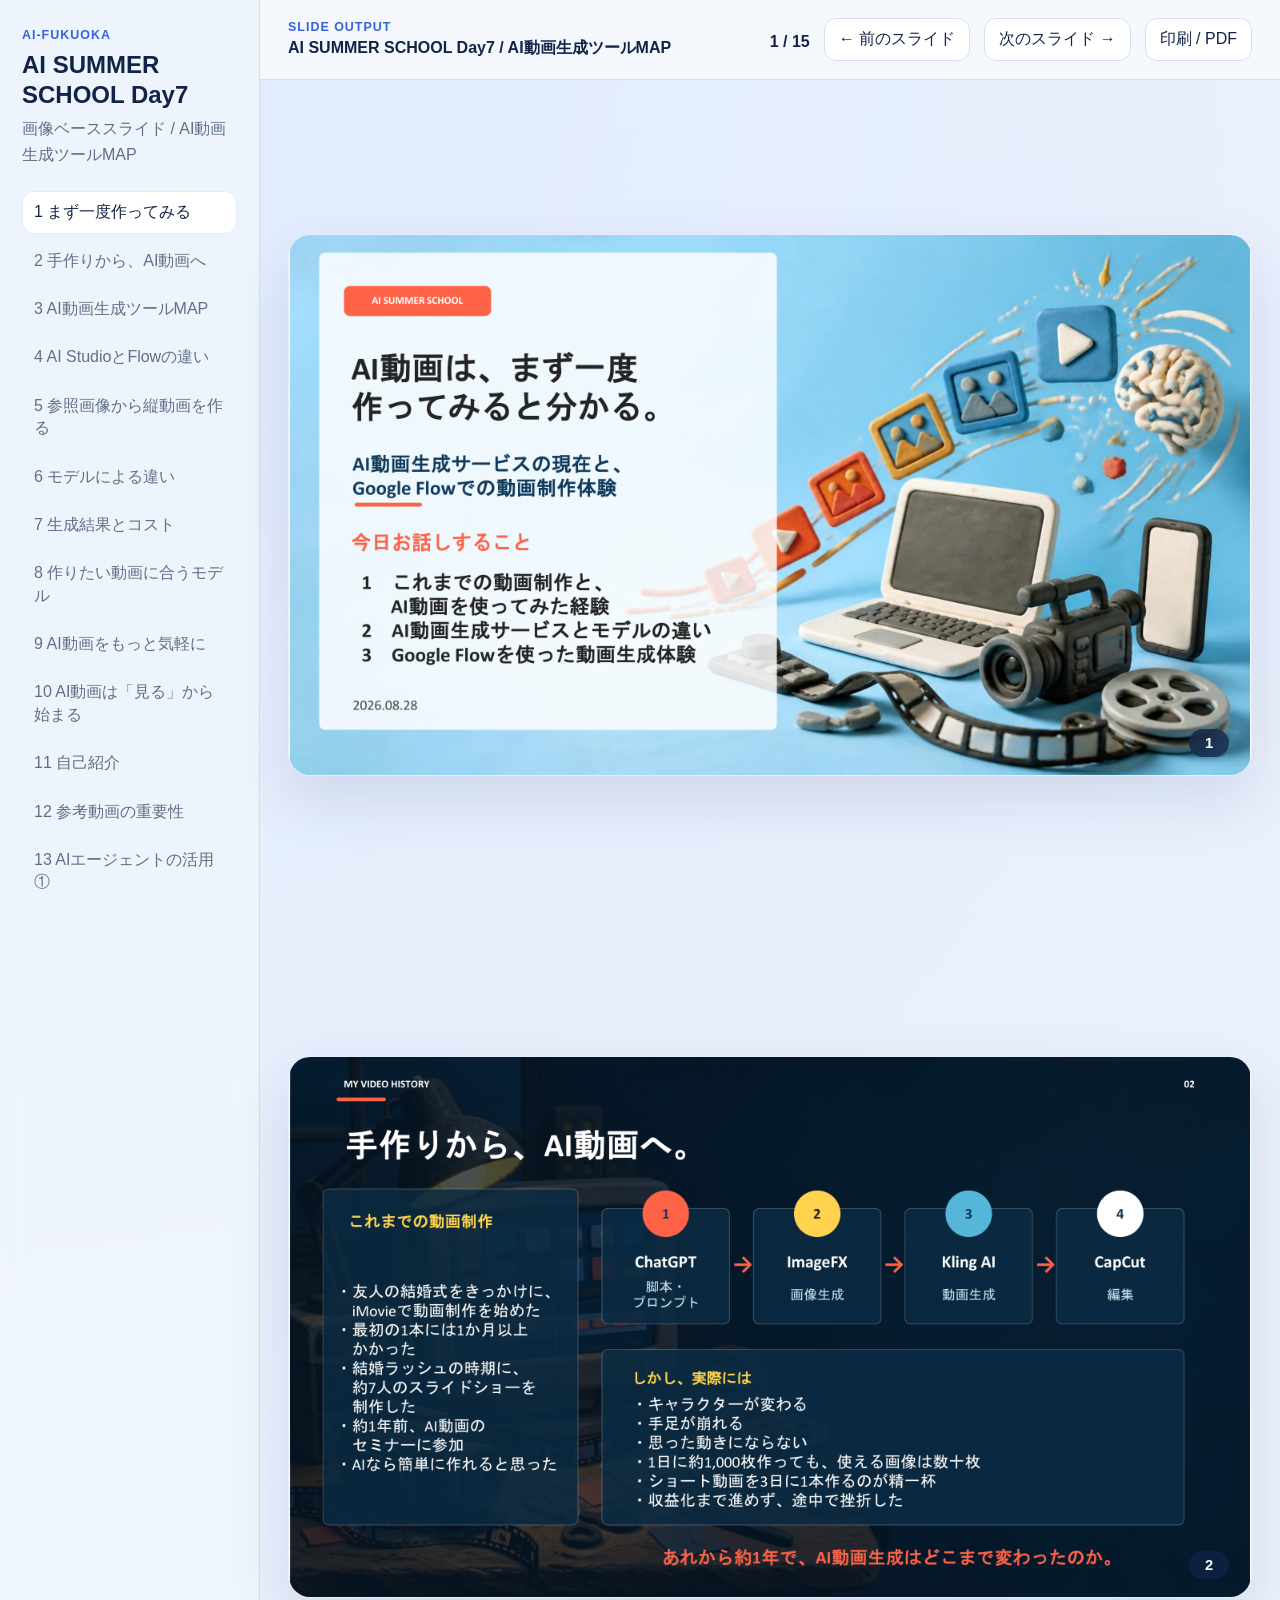
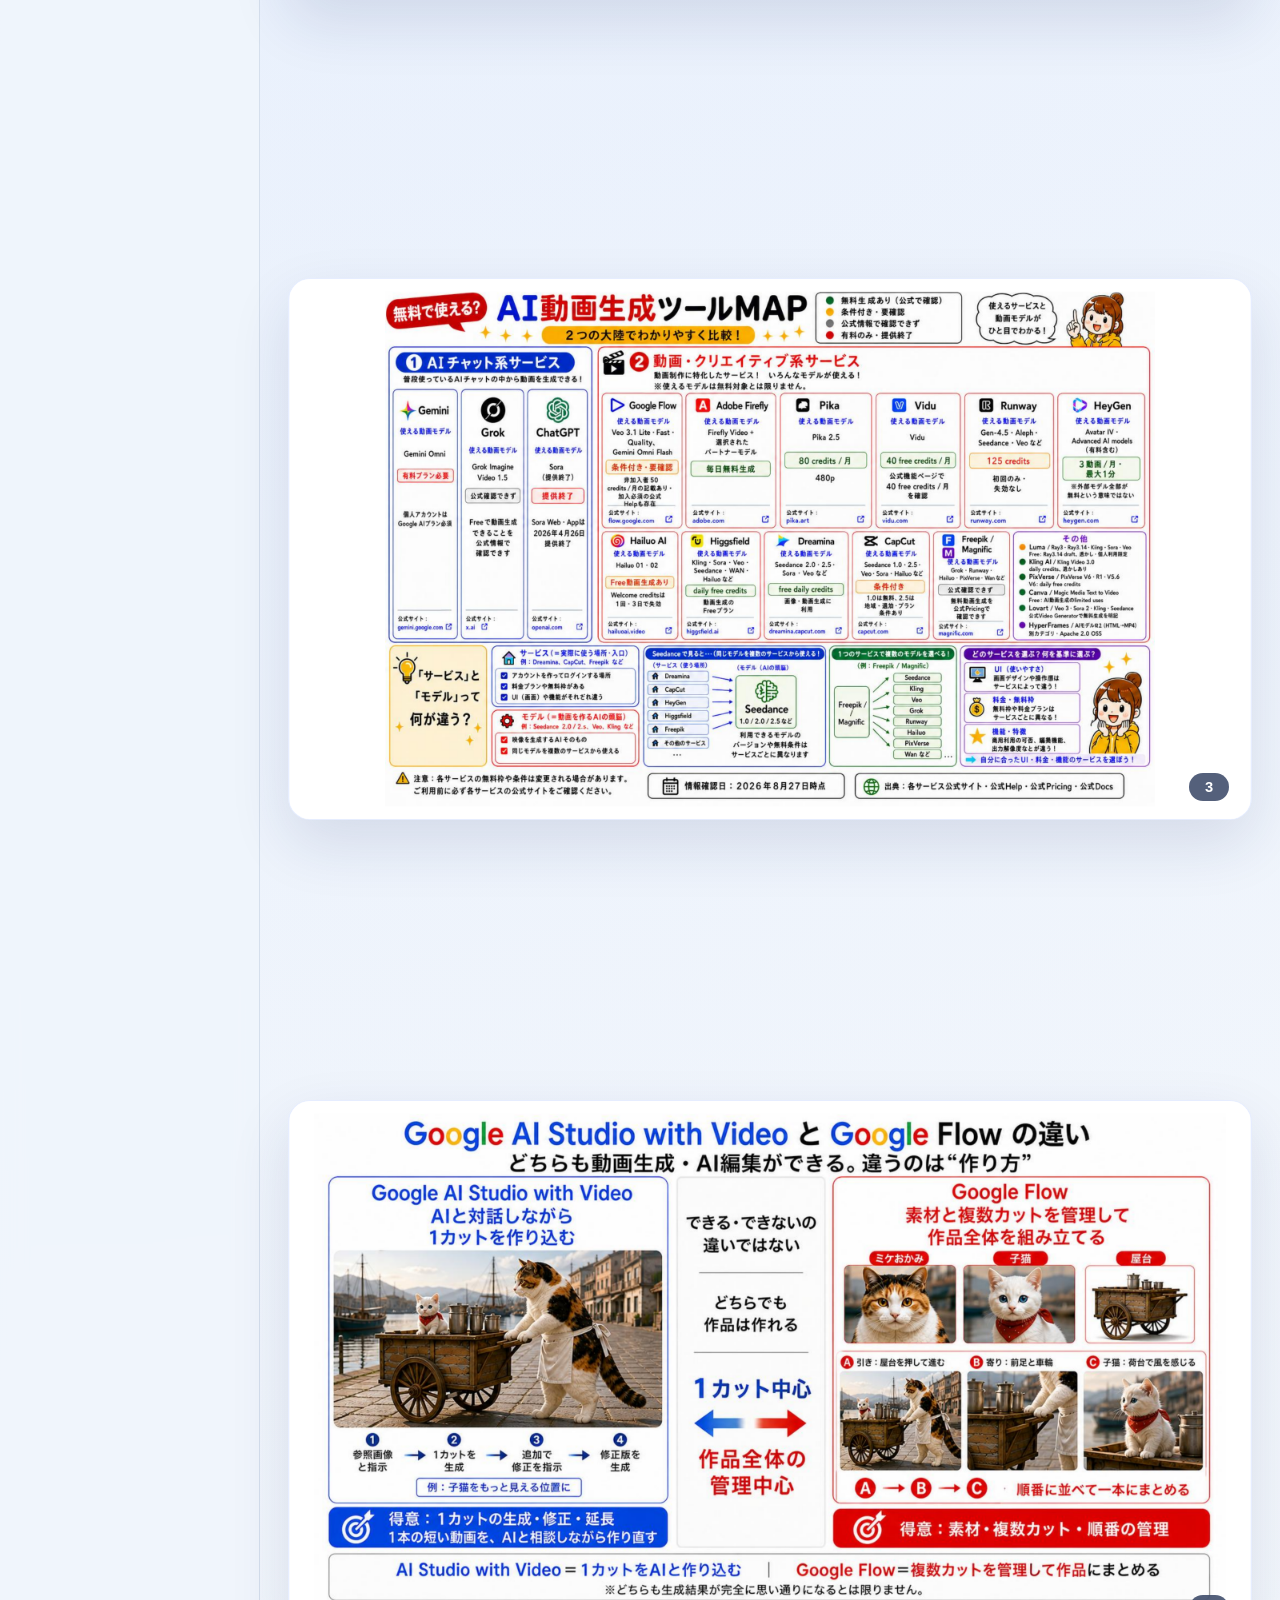
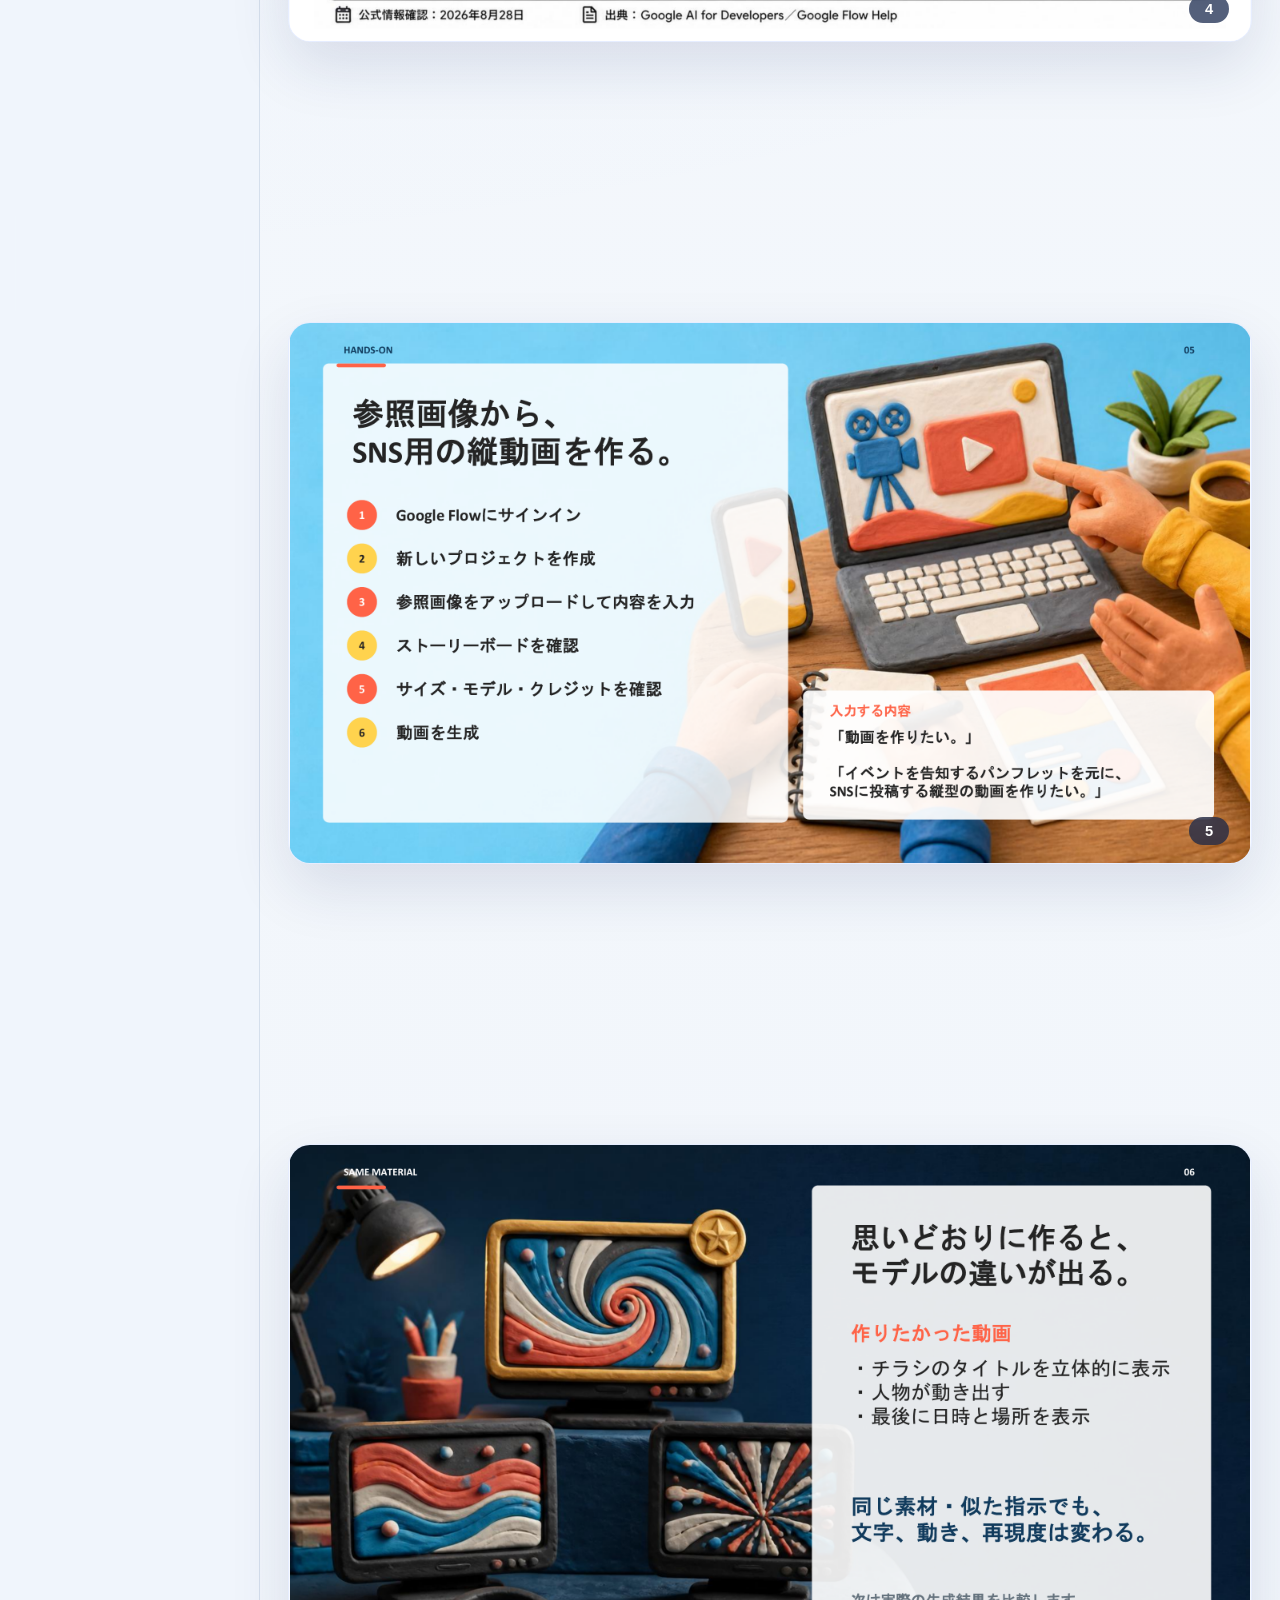
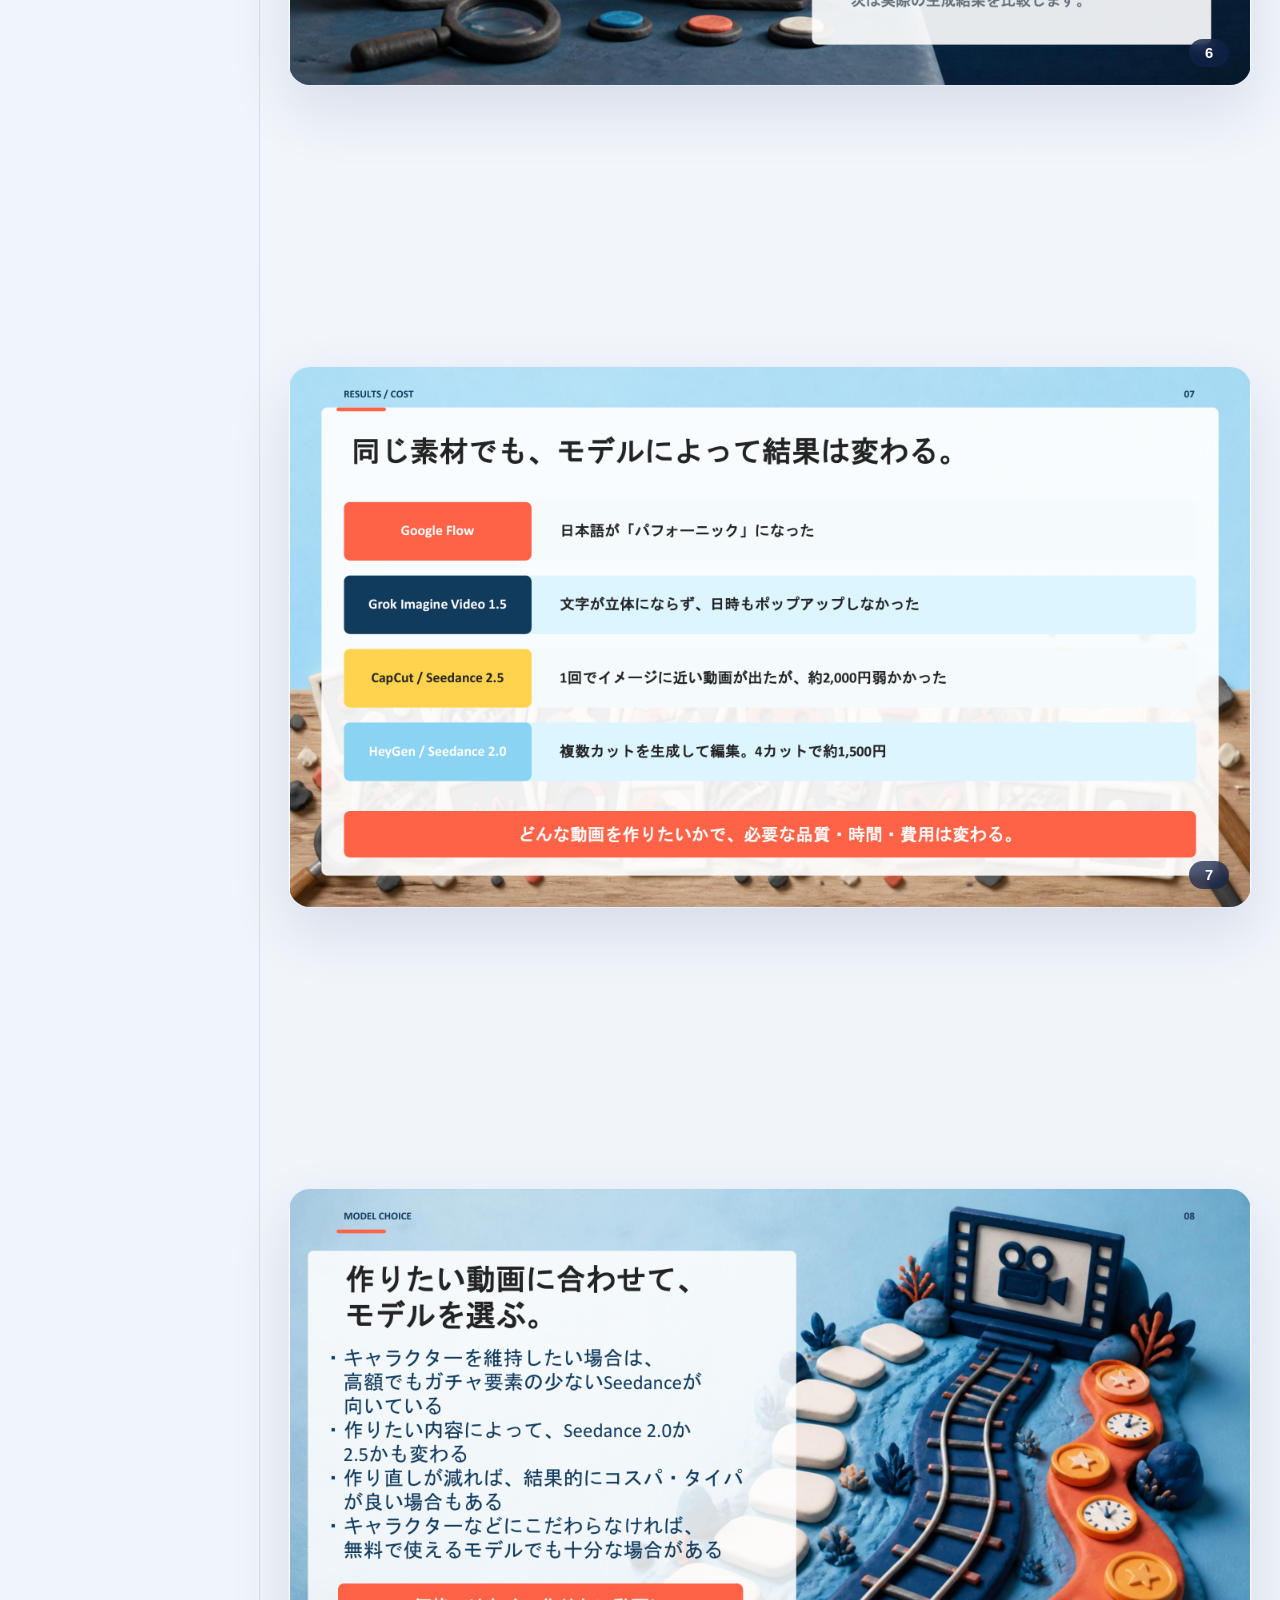
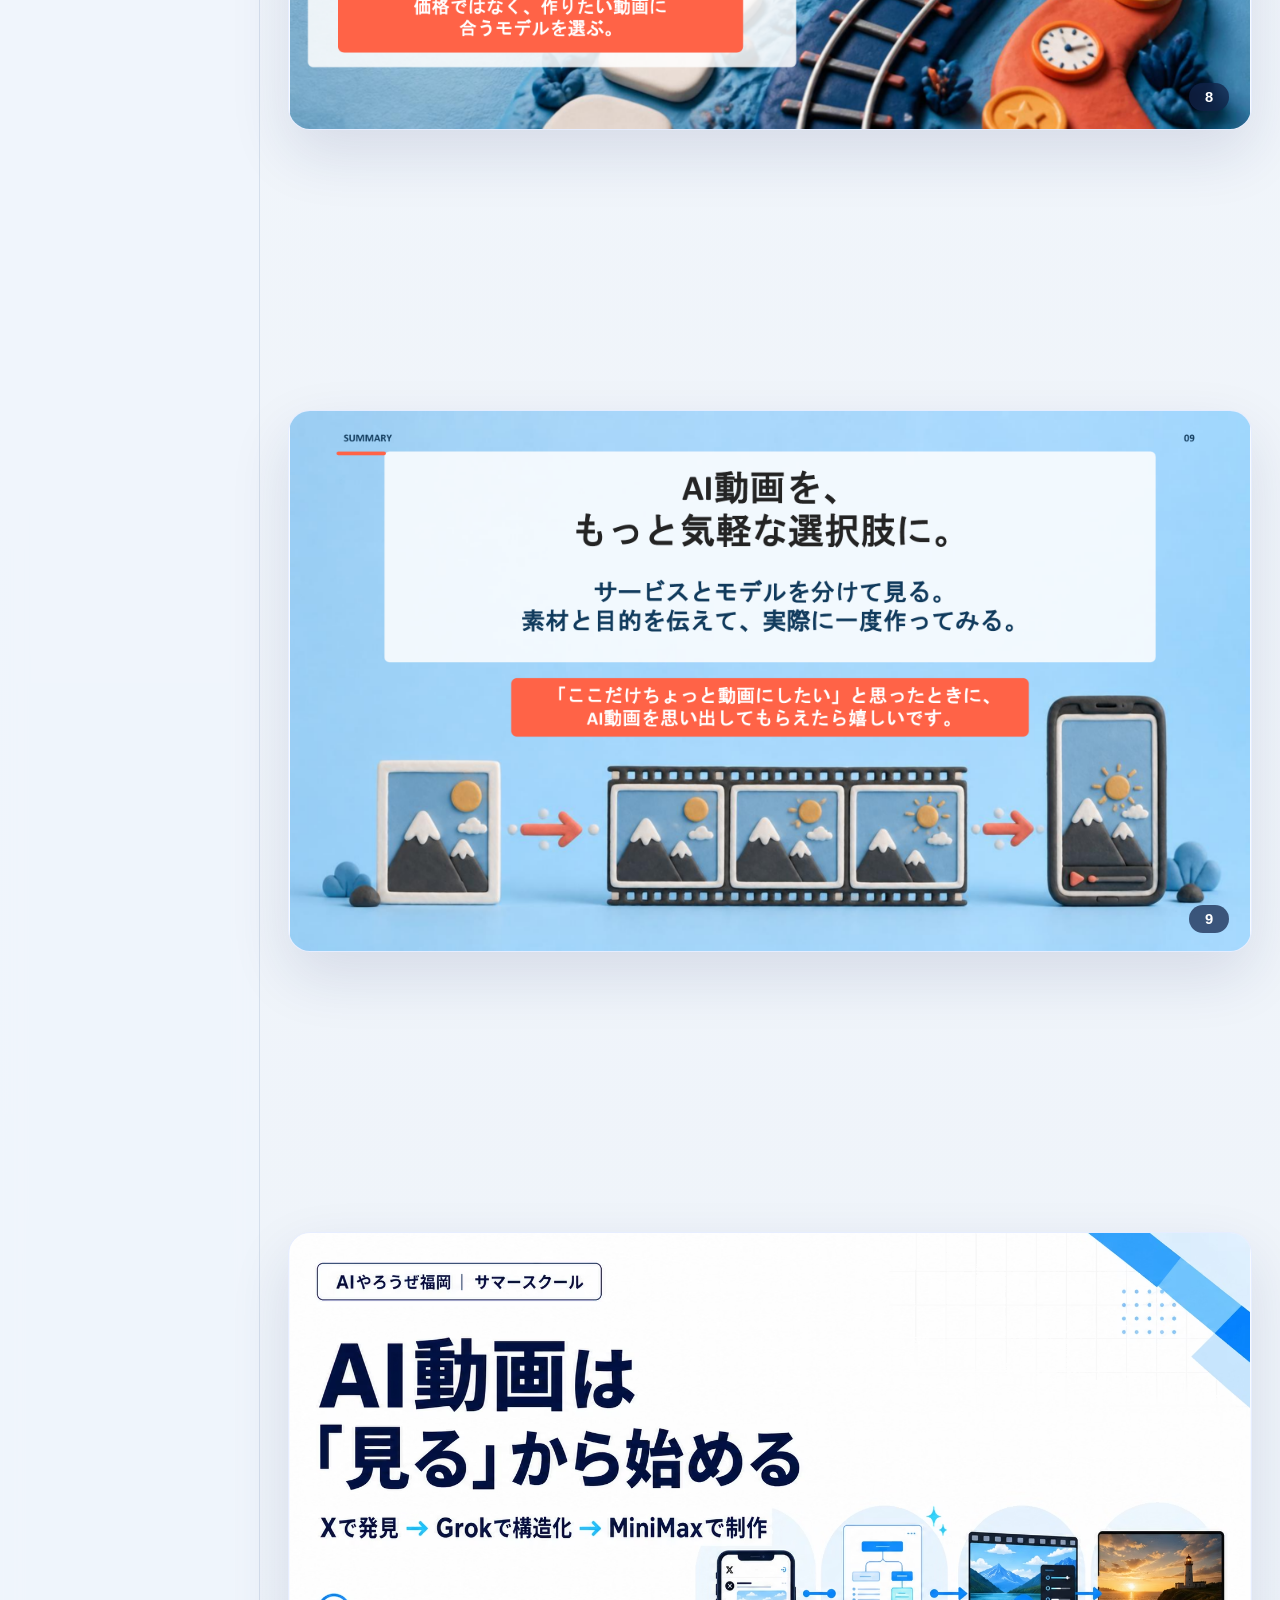
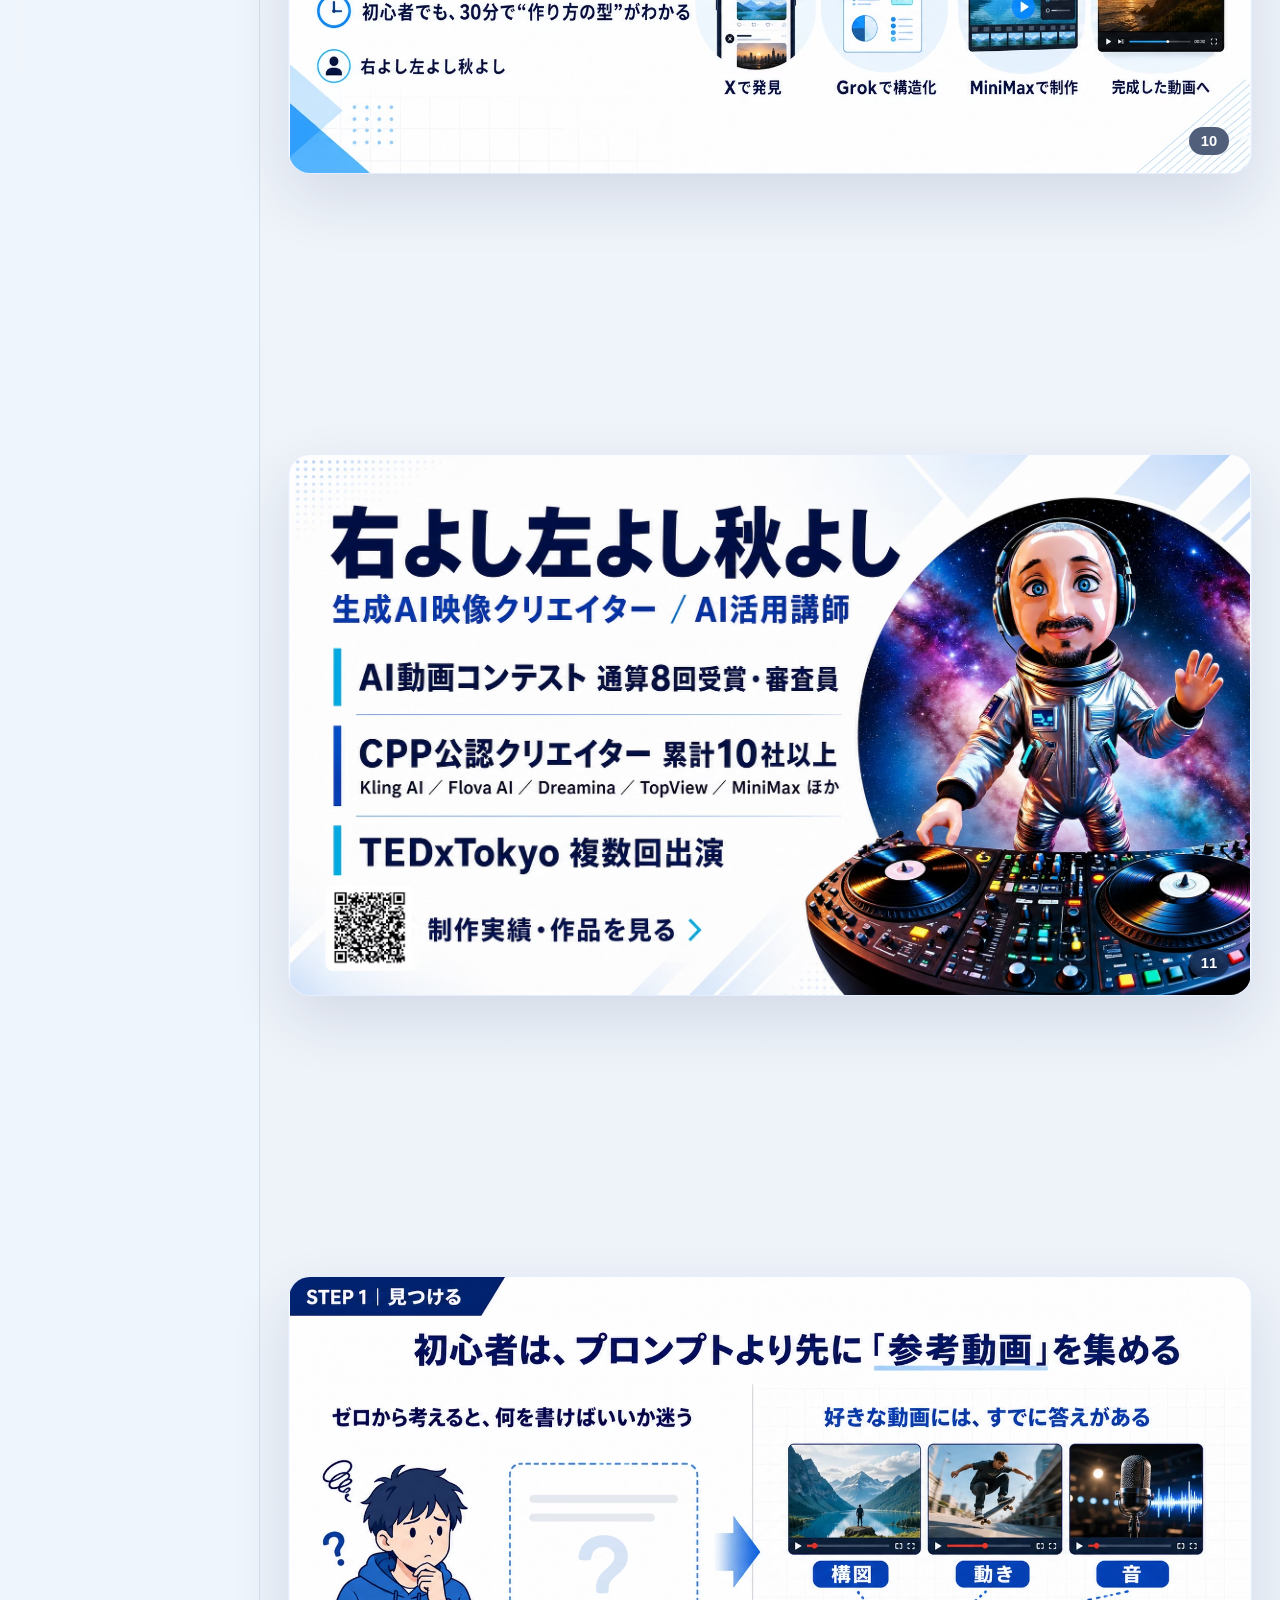
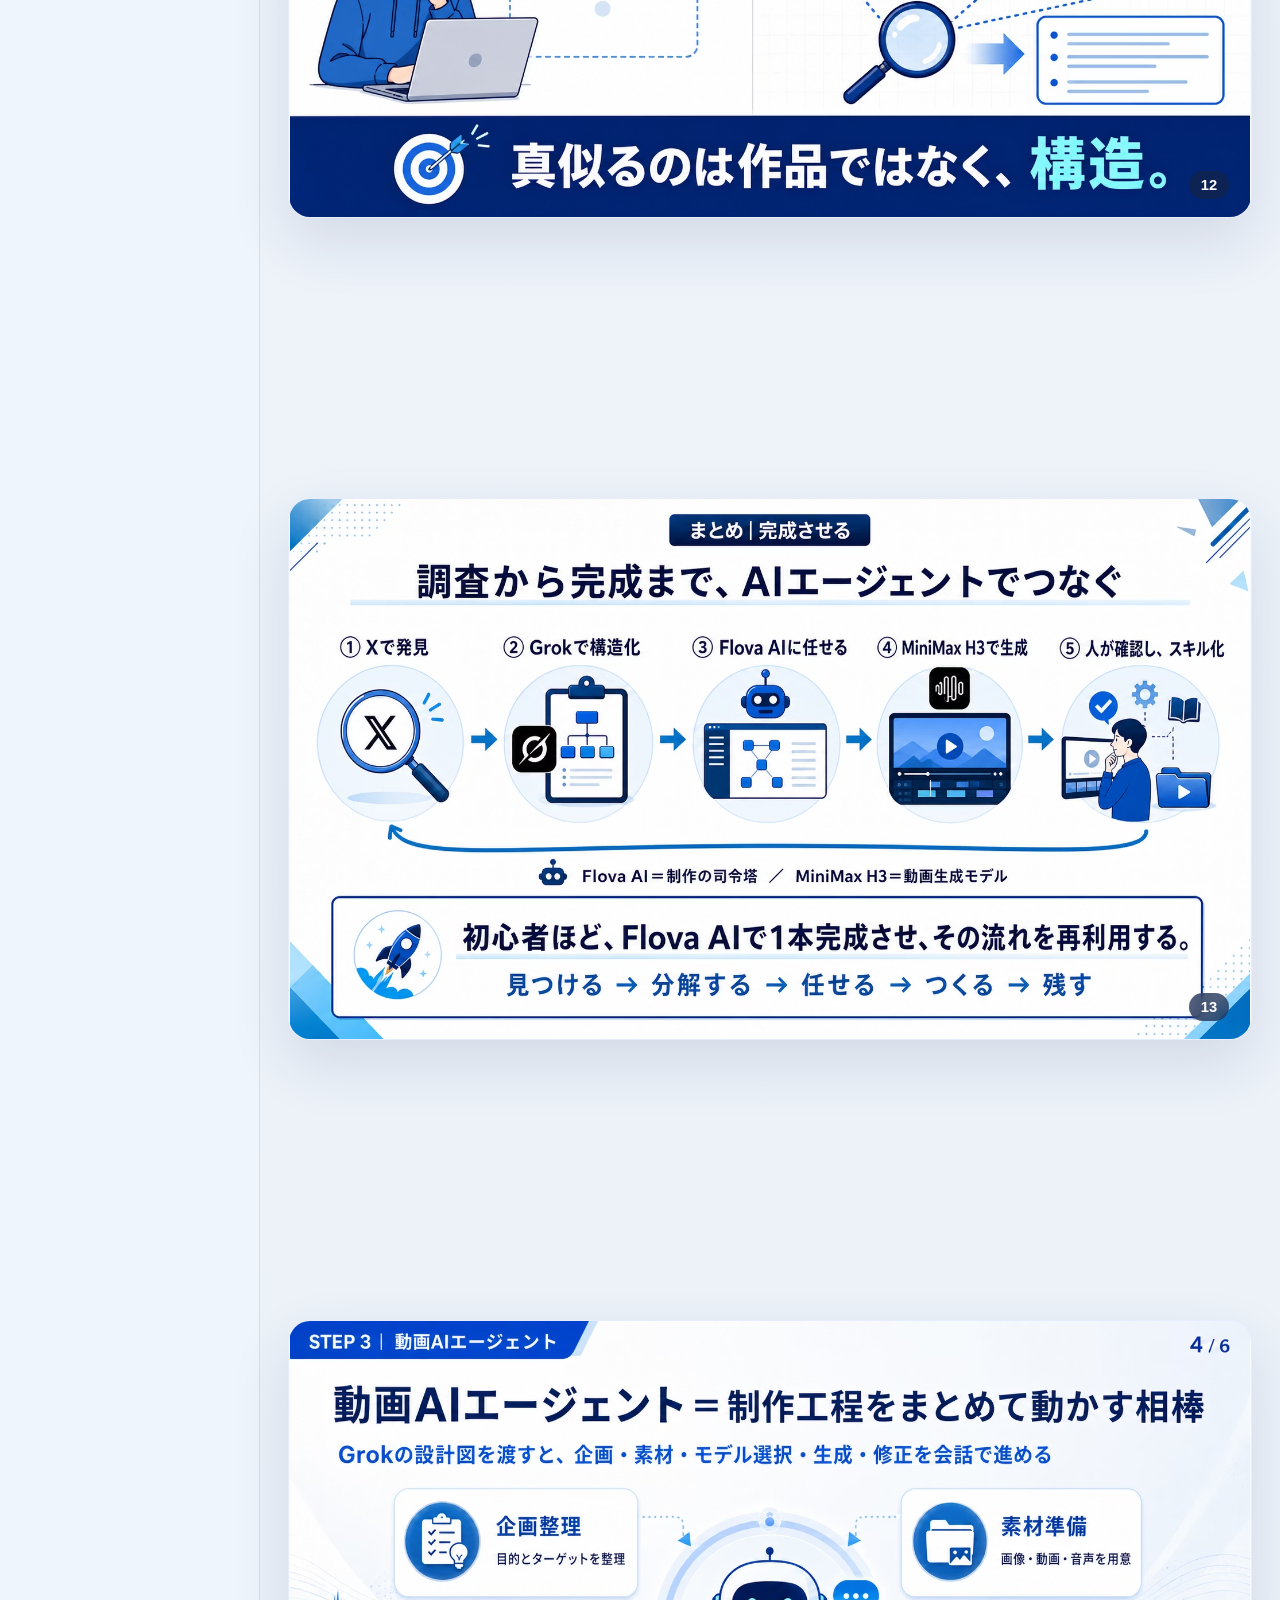
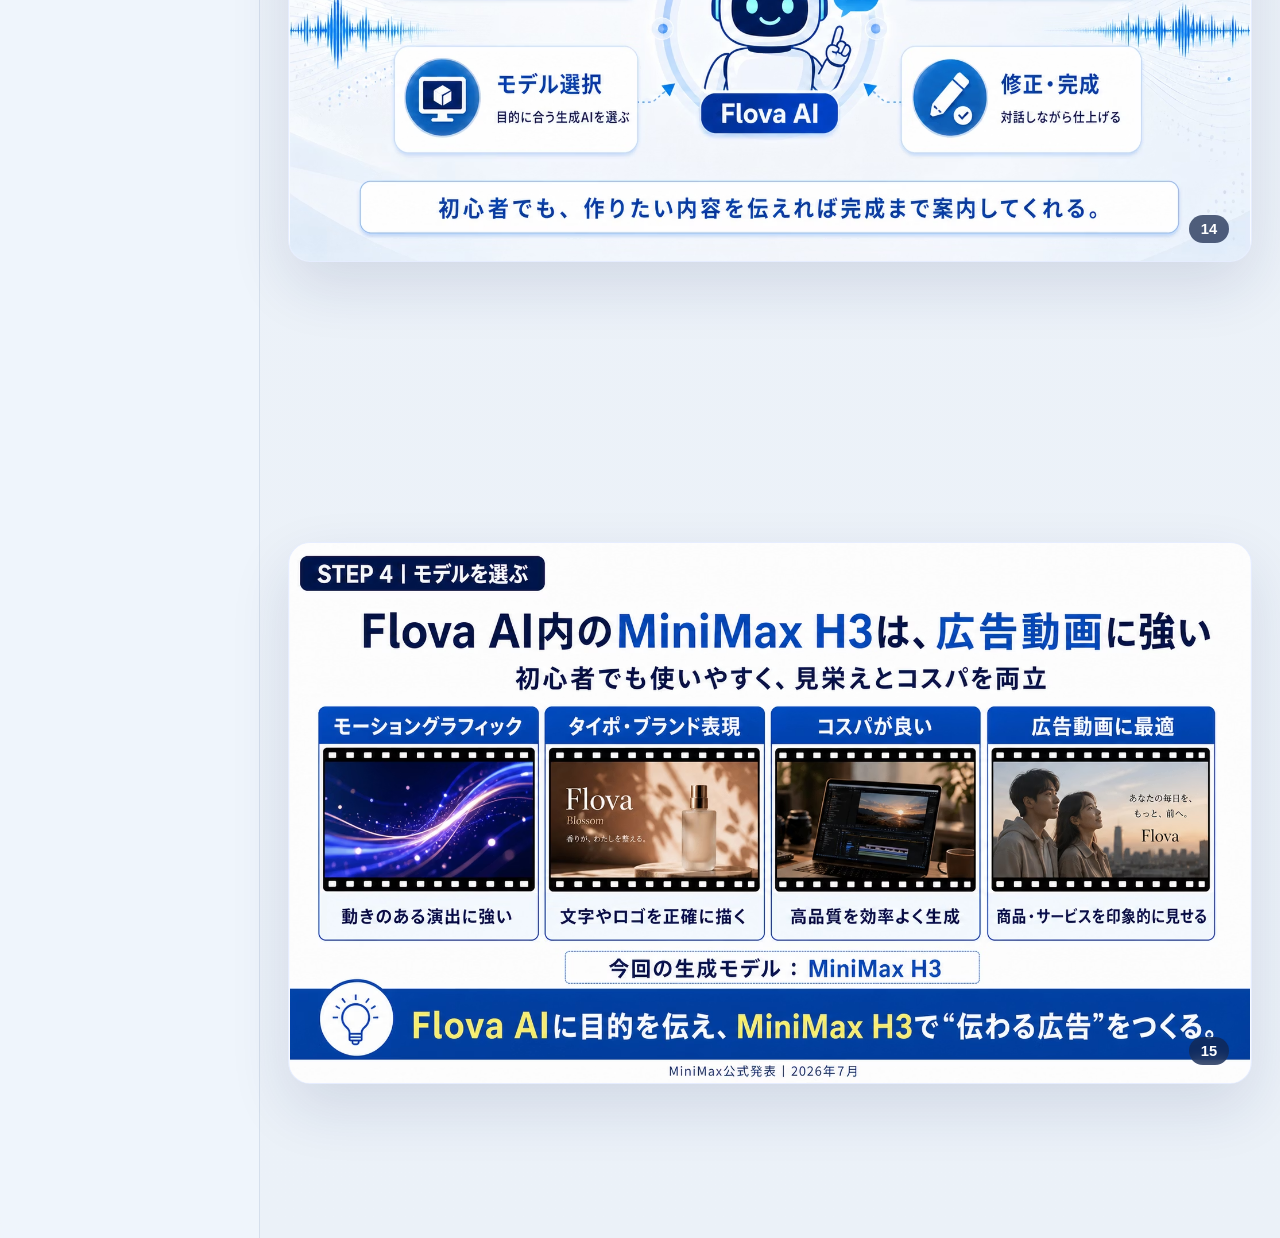
<file: day07/index.html>
<!DOCTYPE html>
<html lang="ja">
<head>
  <meta charset="UTF-8">
  <meta name="viewport" content="width=device-width, initial-scale=1.0">
  <title>AI SUMMER SCHOOL Day7 | AI動画生成ツールMAP</title>
  <link rel="stylesheet" href="day07_styles.css">
</head>
<body>
  <div class="app-shell">
    <aside class="rail" aria-label="スライド一覧">
      <div class="rail__inner">
        <p class="rail__eyebrow">AI-Fukuoka</p>
        <h1 class="rail__title">AI SUMMER SCHOOL Day7</h1>
        <p class="rail__subtitle">画像ベーススライド / AI動画生成ツールMAP</p>
        <nav class="toc">
          <a class="toc__link" href="#slide-1">1 まず一度作ってみる</a>
          <a class="toc__link" href="#slide-2">2 手作りから、AI動画へ</a>
          <a class="toc__link" href="#slide-3">3 AI動画生成ツールMAP</a>
          <a class="toc__link" href="#slide-4">4 AI StudioとFlowの違い</a>
          <a class="toc__link" href="#slide-5">5 参照画像から縦動画を作る</a>
          <a class="toc__link" href="#slide-6">6 モデルによる違い</a>
          <a class="toc__link" href="#slide-7">7 生成結果とコスト</a>
          <a class="toc__link" href="#slide-8">8 作りたい動画に合うモデル</a>
          <a class="toc__link" href="#slide-9">9 AI動画をもっと気軽に</a>
          <a class="toc__link" href="#slide-10">10 AI動画は「見る」から始まる</a>
          <a class="toc__link" href="#slide-11">11 自己紹介</a>
          <a class="toc__link" href="#slide-12">12 参考動画の重要性</a>
          <a class="toc__link" href="#slide-13">13 AIエージェントの活用①</a>
          <a class="toc__link" href="#slide-14">14 AIエージェントの活用②</a>
          <a class="toc__link" href="#slide-15">15 モデルの重要性</a>
        </nav>
      </div>
    </aside>

    <div class="workspace">
      <header class="topbar">
        <div>
          <p class="topbar__eyebrow">SLIDE OUTPUT</p>
          <p class="topbar__title">AI SUMMER SCHOOL Day7 / AI動画生成ツールMAP</p>
        </div>
        <div class="topbar__actions">
          <p class="topbar__counter" id="slide-counter">1 / 15</p>
          <button class="action-button" type="button" data-action="prev">← 前のスライド</button>
          <button class="action-button" type="button" data-action="next">次のスライド →</button>
          <button class="action-button" type="button" data-action="print">印刷 / PDF</button>
        </div>
      </header>

      <main class="deck" id="deck">
        <section class="slide" id="slide-1" data-title="まず一度作ってみる"><div class="slide__frame slide__frame--image"><img class="slide-image" src="./images/complete-01.png" alt="AI動画は、まず一度作ってみると分かるのスライド"><div class="slide__number">1</div></div></section>
        <section class="slide" id="slide-2" data-title="手作りから、AI動画へ"><div class="slide__frame slide__frame--image"><img class="slide-image" src="./images/complete-02.png" alt="手作りから、AI動画への変化を紹介するスライド"><div class="slide__number">2</div></div></section>
        <section class="slide" id="slide-3" data-title="AI動画生成ツールMAP"><div class="slide__frame slide__frame--image"><img class="slide-image" src="./images/complete-03.png" alt="AI動画生成ツールMAPのスライド"><div class="slide__number">3</div></div></section>
        <section class="slide" id="slide-4" data-title="AI StudioとFlowの違い"><div class="slide__frame slide__frame--image"><img class="slide-image" src="./images/complete-04.png" alt="Google AI Studio with VideoとGoogle Flowの違いを示すスライド"><div class="slide__number">4</div></div></section>
        <section class="slide" id="slide-5" data-title="参照画像から縦動画を作る"><div class="slide__frame slide__frame--image"><img class="slide-image" src="./images/complete-05.png" alt="参照画像からSNS用の縦動画を作る手順のスライド"><div class="slide__number">5</div></div></section>
        <section class="slide" id="slide-6" data-title="モデルによる違い"><div class="slide__frame slide__frame--image"><img class="slide-image" src="./images/complete-06.png" alt="同じ素材でもモデルによって違いが出ることを示すスライド"><div class="slide__number">6</div></div></section>
        <section class="slide" id="slide-7" data-title="生成結果とコスト"><div class="slide__frame slide__frame--image"><img class="slide-image" src="./images/complete-07.png" alt="モデルごとの生成結果とコストを比較するスライド"><div class="slide__number">7</div></div></section>
        <section class="slide" id="slide-8" data-title="作りたい動画に合うモデル"><div class="slide__frame slide__frame--image"><img class="slide-image" src="./images/complete-08.png" alt="作りたい動画に合わせたモデル選びを説明するスライド"><div class="slide__number">8</div></div></section>
        <section class="slide" id="slide-9" data-title="AI動画をもっと気軽に"><div class="slide__frame slide__frame--image"><img class="slide-image" src="./images/complete-09.png" alt="AI動画をもっと気軽な選択肢にするまとめスライド"><div class="slide__number">9</div></div></section>
        <section class="slide" id="slide-10" data-title="AI動画は「見る」から始まる"><div class="slide__frame slide__frame--image"><img class="slide-image" src="./images/1.avif" alt="AI動画は「見る」から始まるのスライド"><div class="slide__number">10</div></div></section>
        <section class="slide" id="slide-11" data-title="自己紹介"><div class="slide__frame slide__frame--image"><img class="slide-image" src="./images/2.avif" alt="自己紹介のスライド"><div class="slide__number">11</div></div></section>
        <section class="slide" id="slide-12" data-title="参考動画の重要性"><div class="slide__frame slide__frame--image"><img class="slide-image" src="./images/3.avif" alt="参考動画の重要性を説明するスライド"><div class="slide__number">12</div></div></section>
        <section class="slide" id="slide-13" data-title="AIエージェントの活用①"><div class="slide__frame slide__frame--image"><img class="slide-image" src="./images/4.avif" alt="AIエージェントの活用1のスライド"><div class="slide__number">13</div></div></section>
        <section class="slide" id="slide-14" data-title="AIエージェントの活用②"><div class="slide__frame slide__frame--image"><img class="slide-image" src="./images/5.avif" alt="AIエージェントの活用2のスライド"><div class="slide__number">14</div></div></section>
        <section class="slide" id="slide-15" data-title="モデルの重要性"><div class="slide__frame slide__frame--image"><img class="slide-image" src="./images/6.avif" alt="モデルの重要性を説明するスライド"><div class="slide__number">15</div></div></section>
      </main>
    </div>
  </div>
  <script src="day07_app.js"></script>
</body>
</html>
</file>
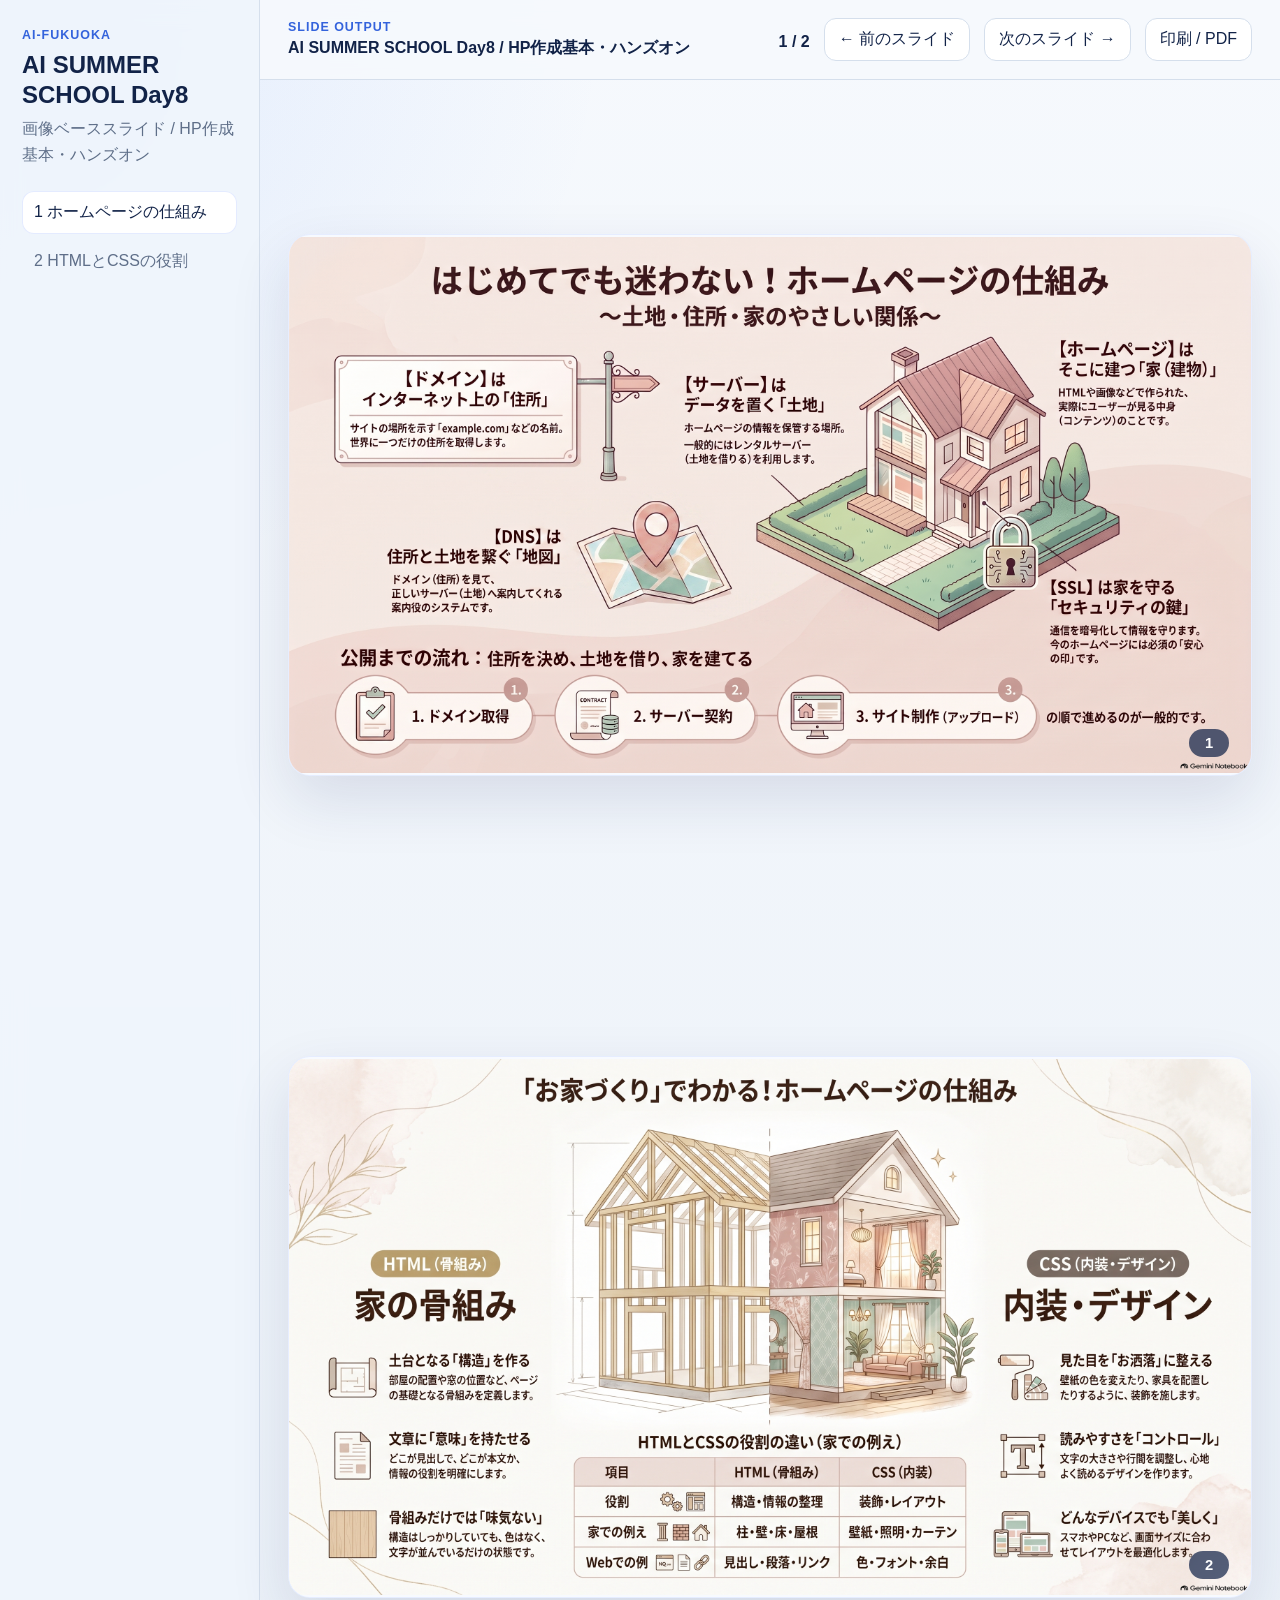
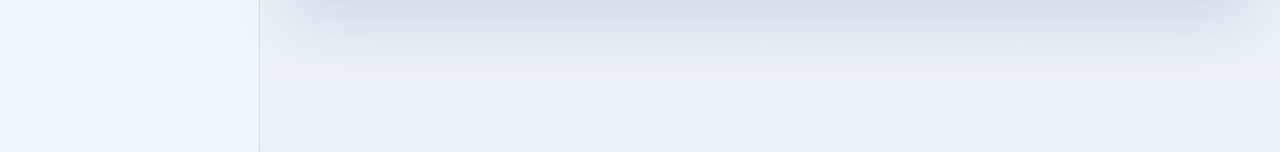
<file: day08/index.html>
<!DOCTYPE html>
<html lang="ja">
<head>
  <meta charset="UTF-8">
  <meta name="viewport" content="width=device-width, initial-scale=1.0">
  <title>AI SUMMER SCHOOL Day8 | HP作成基本・ハンズオン</title>
  <link rel="stylesheet" href="day08_styles.css">
</head>
<body>
  <div class="app-shell">
    <aside class="rail" aria-label="スライド一覧">
      <div class="rail__inner">
        <p class="rail__eyebrow">AI-Fukuoka</p>
        <h1 class="rail__title">AI SUMMER SCHOOL Day8</h1>
        <p class="rail__subtitle">画像ベーススライド / HP作成基本・ハンズオン</p>
        <nav class="toc">
          <a class="toc__link" href="#slide-1">1 ホームページの仕組み</a>
          <a class="toc__link" href="#slide-2">2 HTMLとCSSの役割</a>
        </nav>
      </div>
    </aside>

    <div class="workspace">
      <header class="topbar">
        <div>
          <p class="topbar__eyebrow">SLIDE OUTPUT</p>
          <p class="topbar__title">AI SUMMER SCHOOL Day8 / HP作成基本・ハンズオン</p>
        </div>
        <div class="topbar__actions">
          <p class="topbar__counter" id="slide-counter">1 / 2</p>
          <button class="action-button" type="button" data-action="prev">← 前のスライド</button>
          <button class="action-button" type="button" data-action="next">次のスライド →</button>
          <button class="action-button" type="button" data-action="print">印刷 / PDF</button>
        </div>
      </header>

      <main class="deck" id="deck">
        <section class="slide" id="slide-1" data-title="ホームページの仕組み"><div class="slide__frame slide__frame--image"><img class="slide-image" src="./images/slide-01.png" alt="ドメイン、サーバー、DNS、SSLとホームページの仕組みを説明するスライド"><div class="slide__number">1</div></div></section>
        <section class="slide" id="slide-2" data-title="HTMLとCSSの役割"><div class="slide__frame slide__frame--image"><img class="slide-image" src="./images/slide-02.png" alt="お家づくりで例えるHTMLとCSSの役割を説明するスライド"><div class="slide__number">2</div></div></section>
      </main>
    </div>
  </div>
  <script src="day08_app.js"></script>
</body>
</html>
</file>
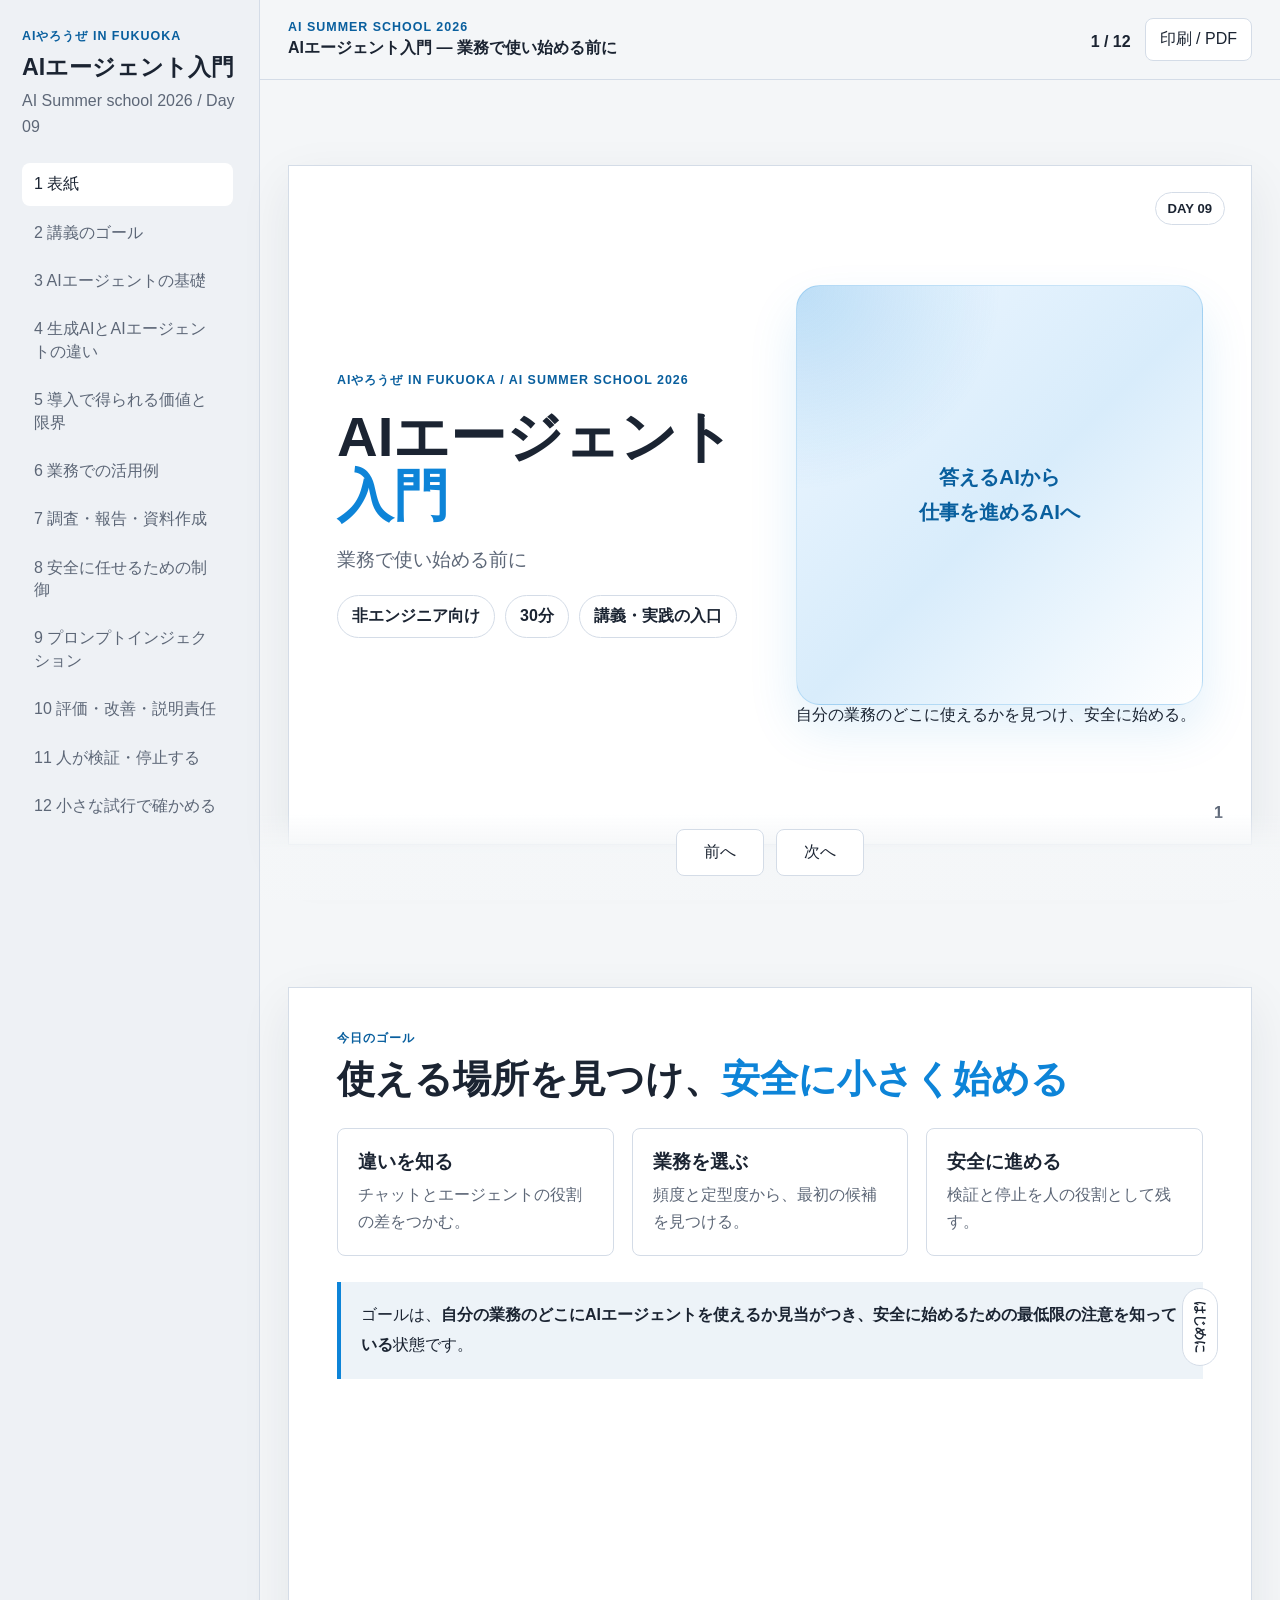
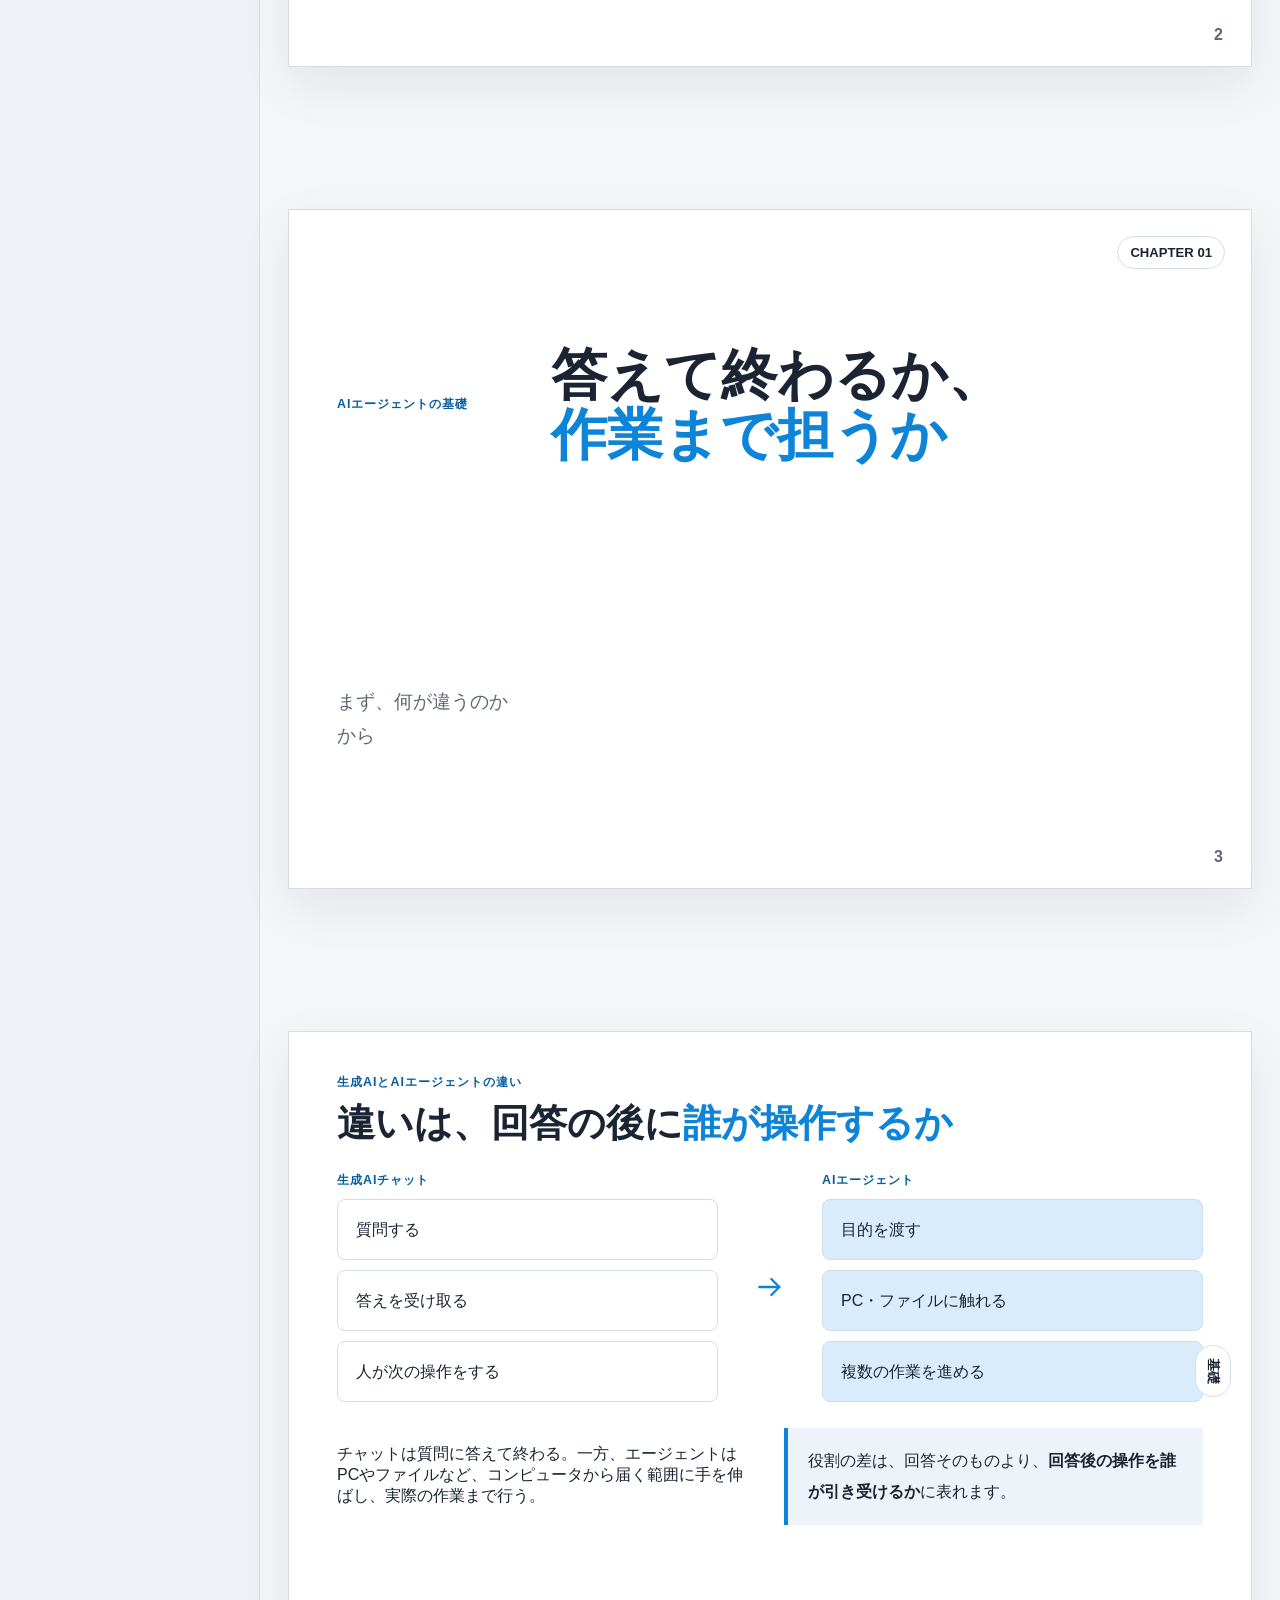
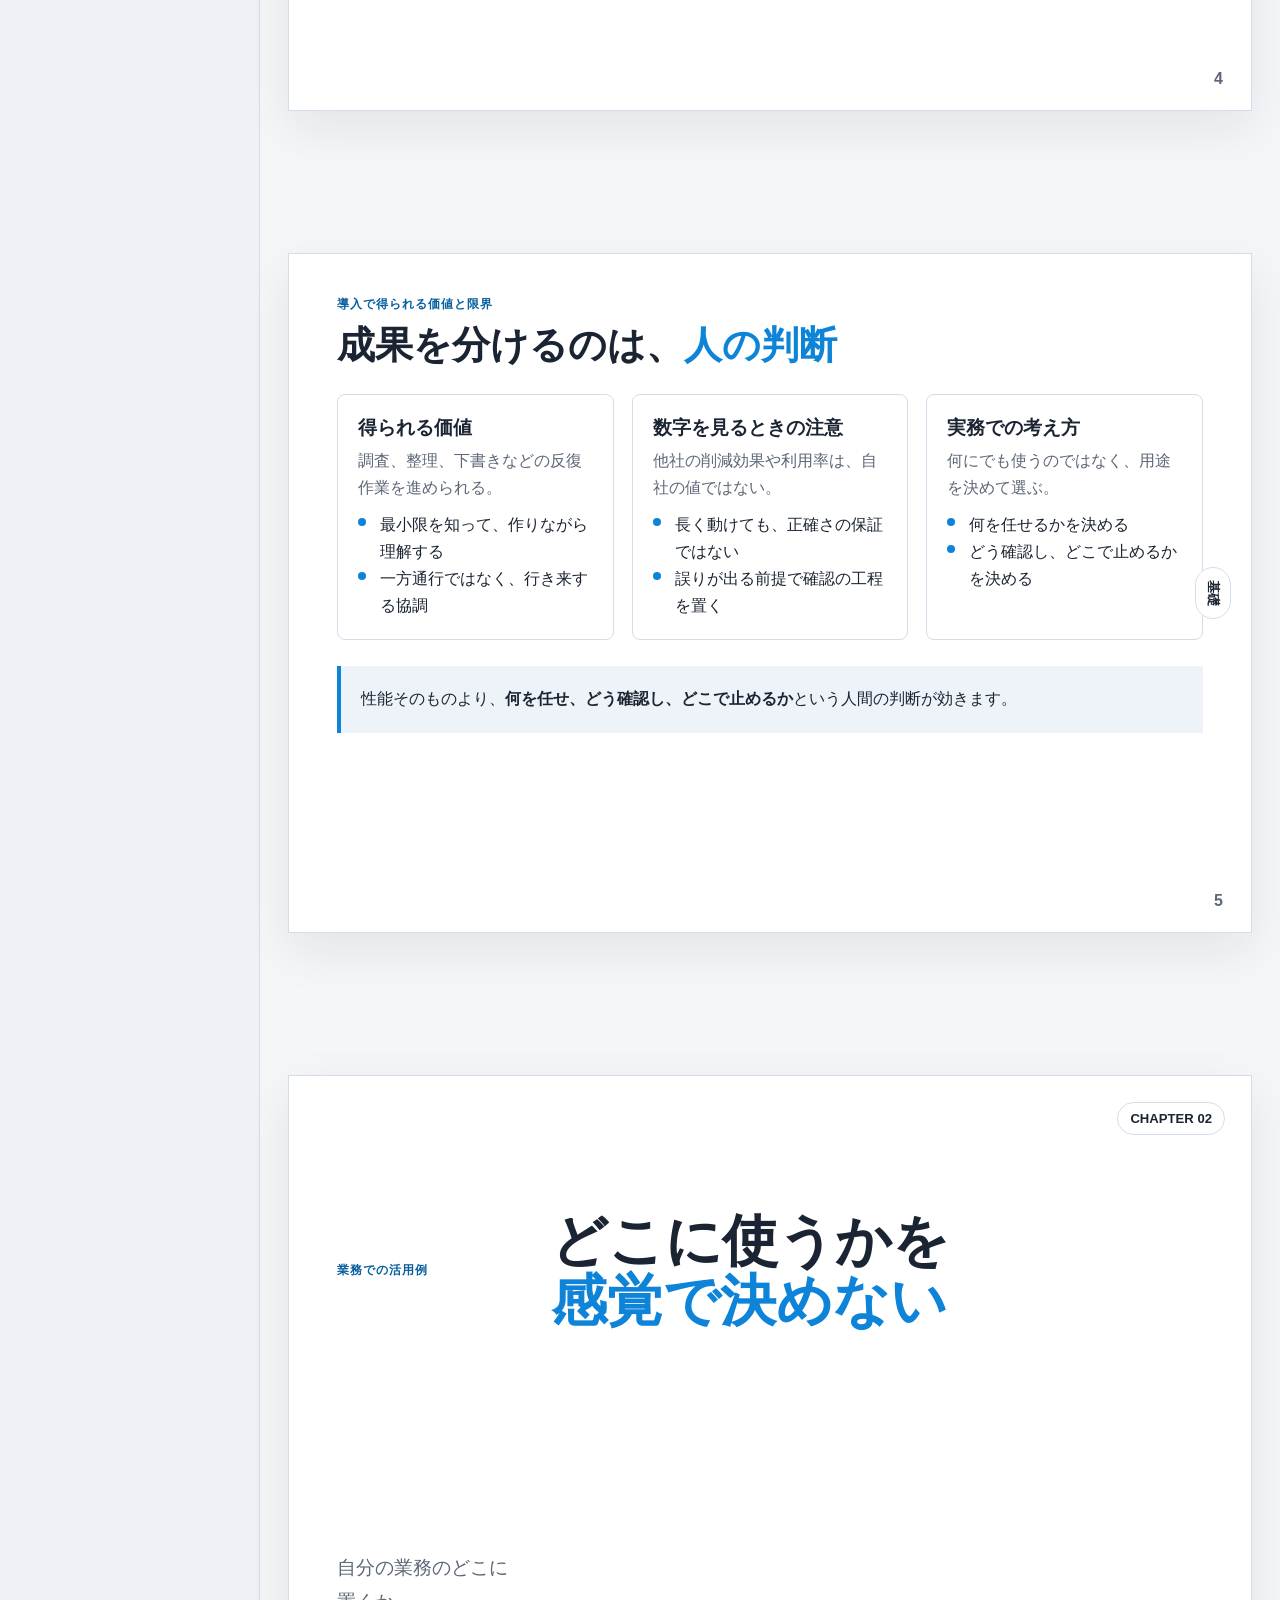
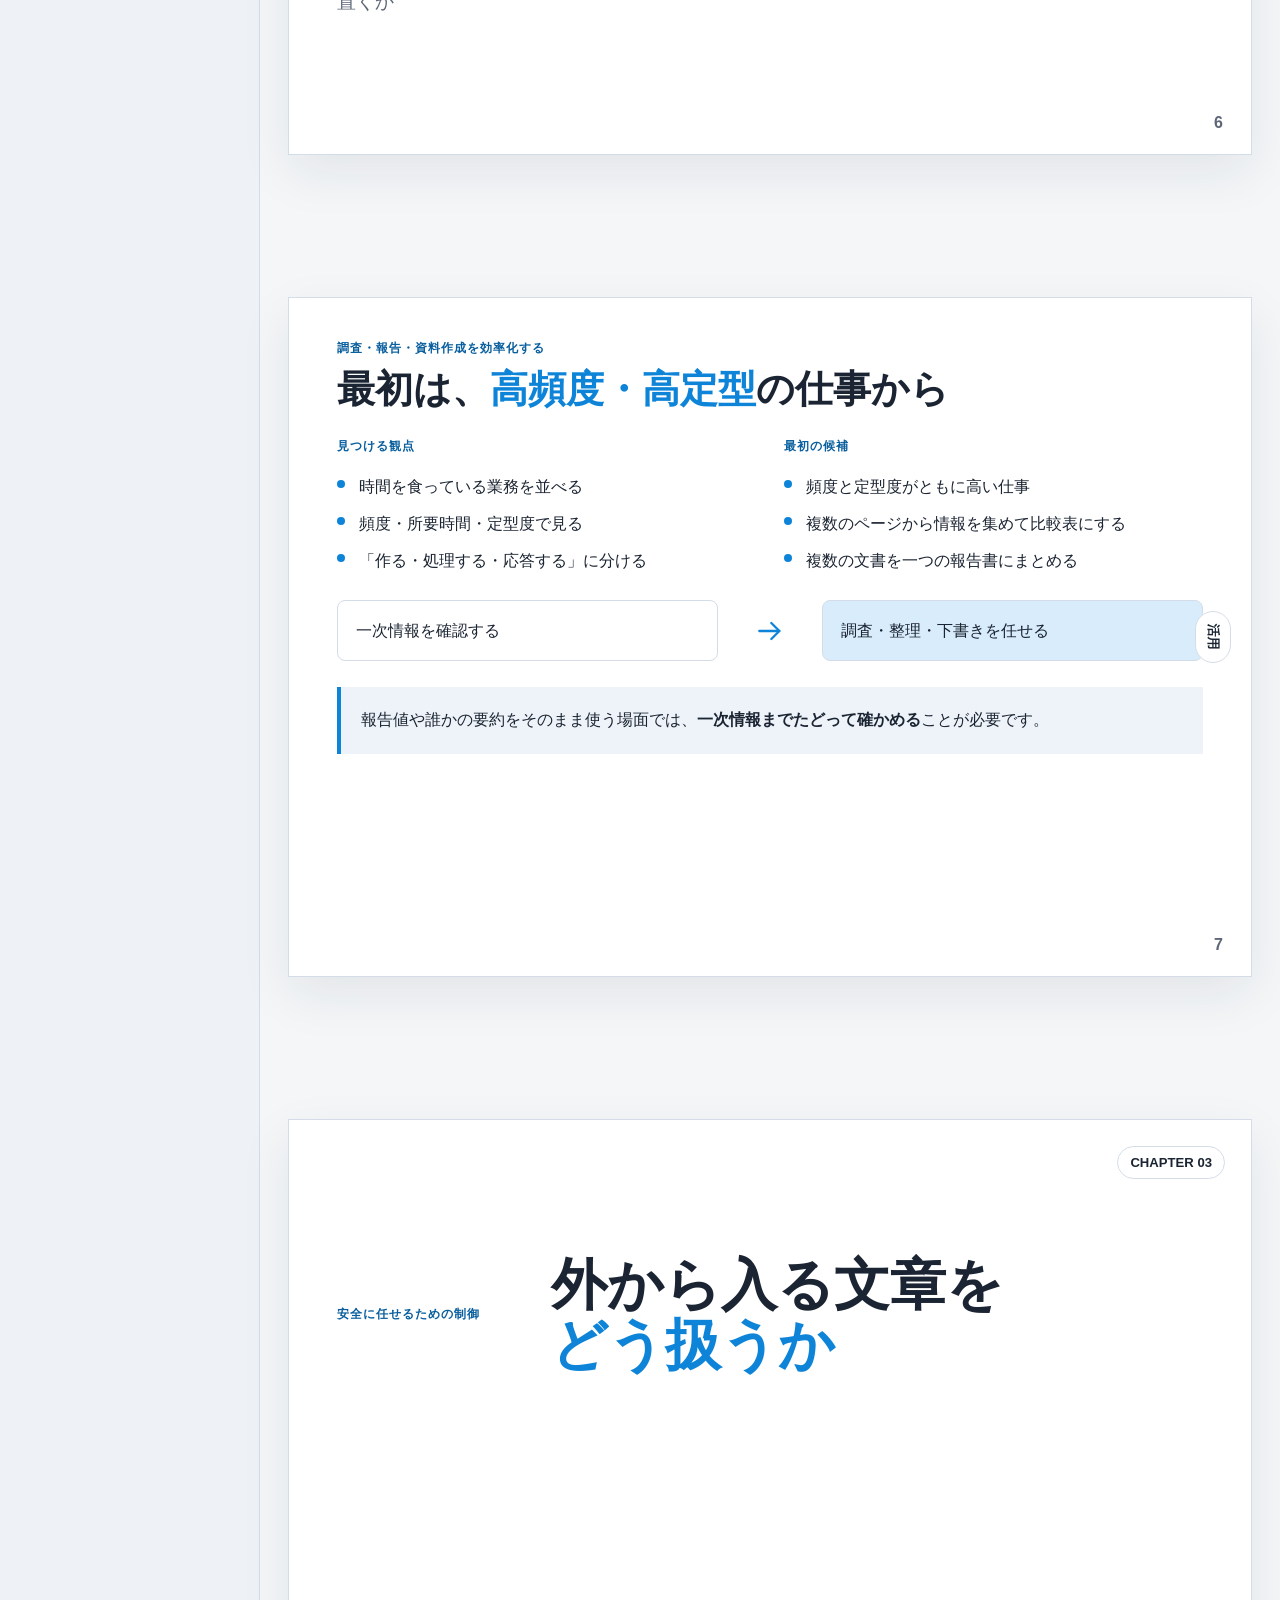
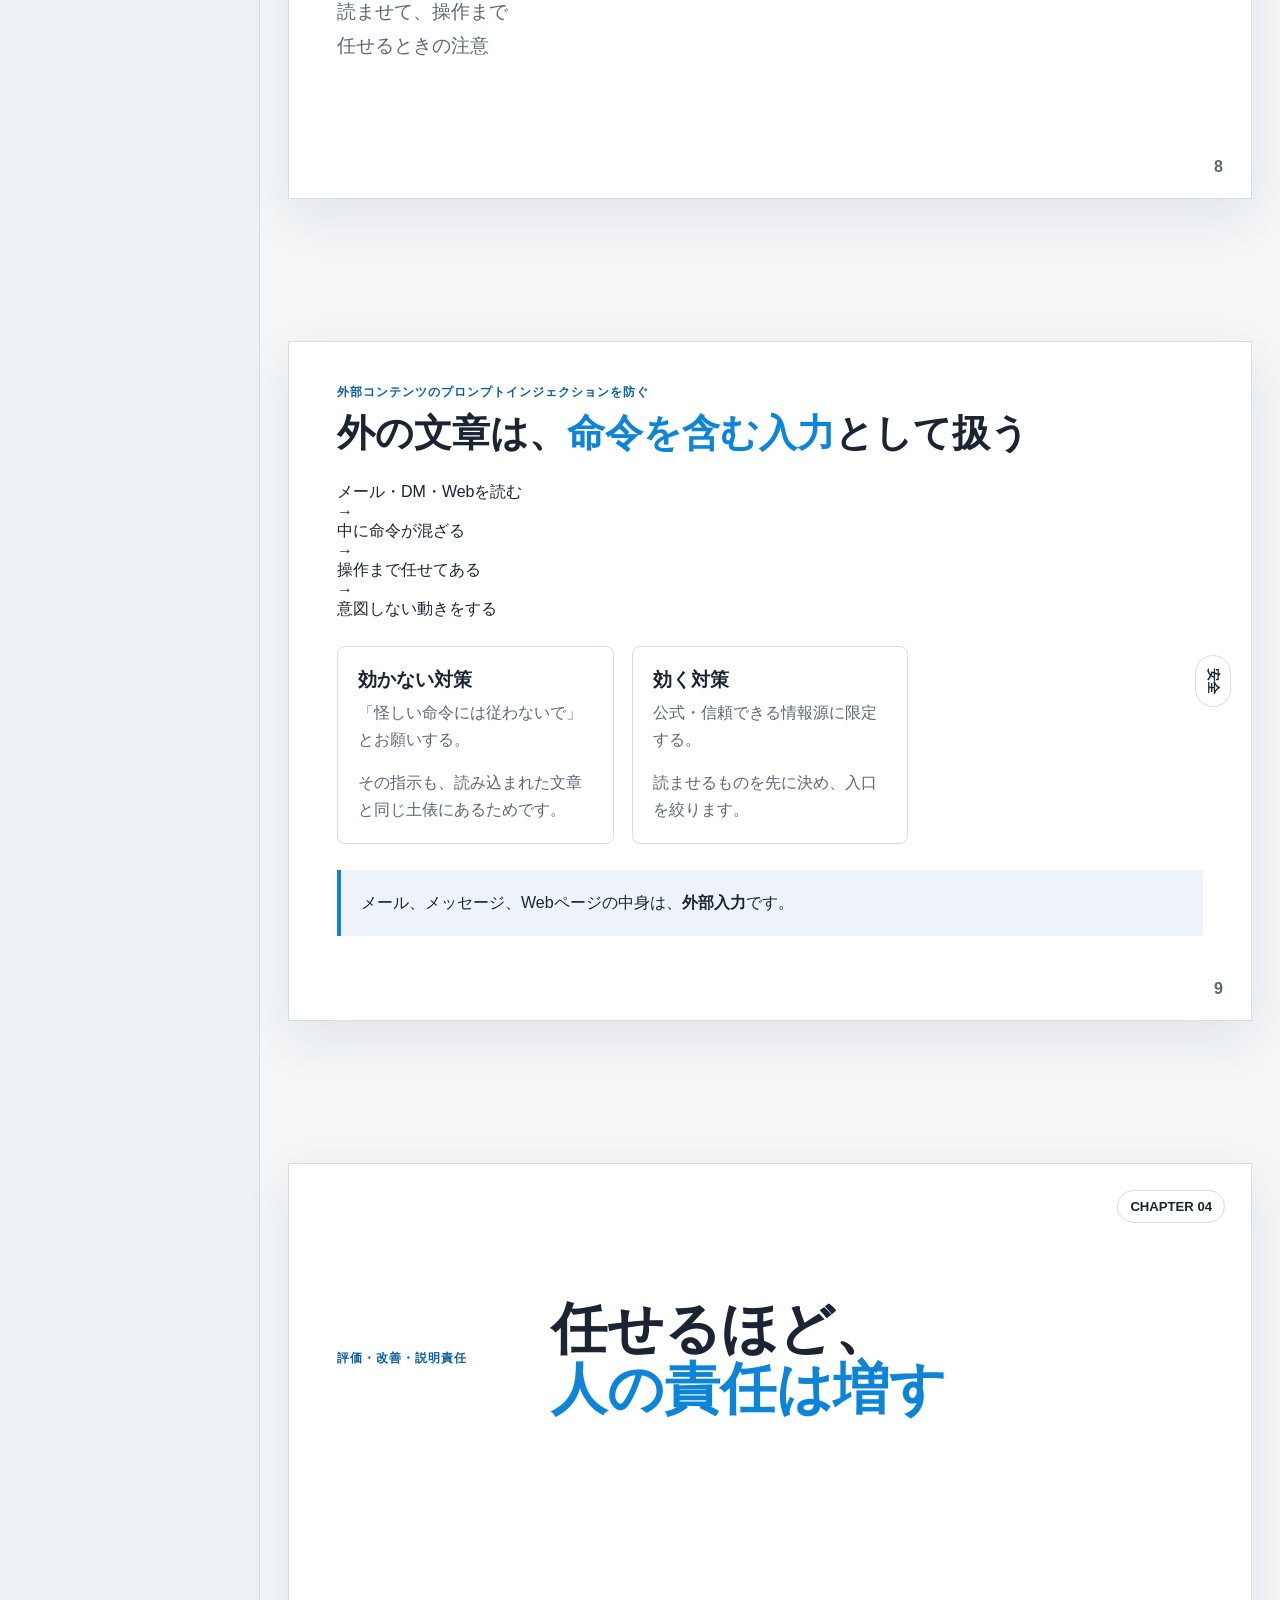
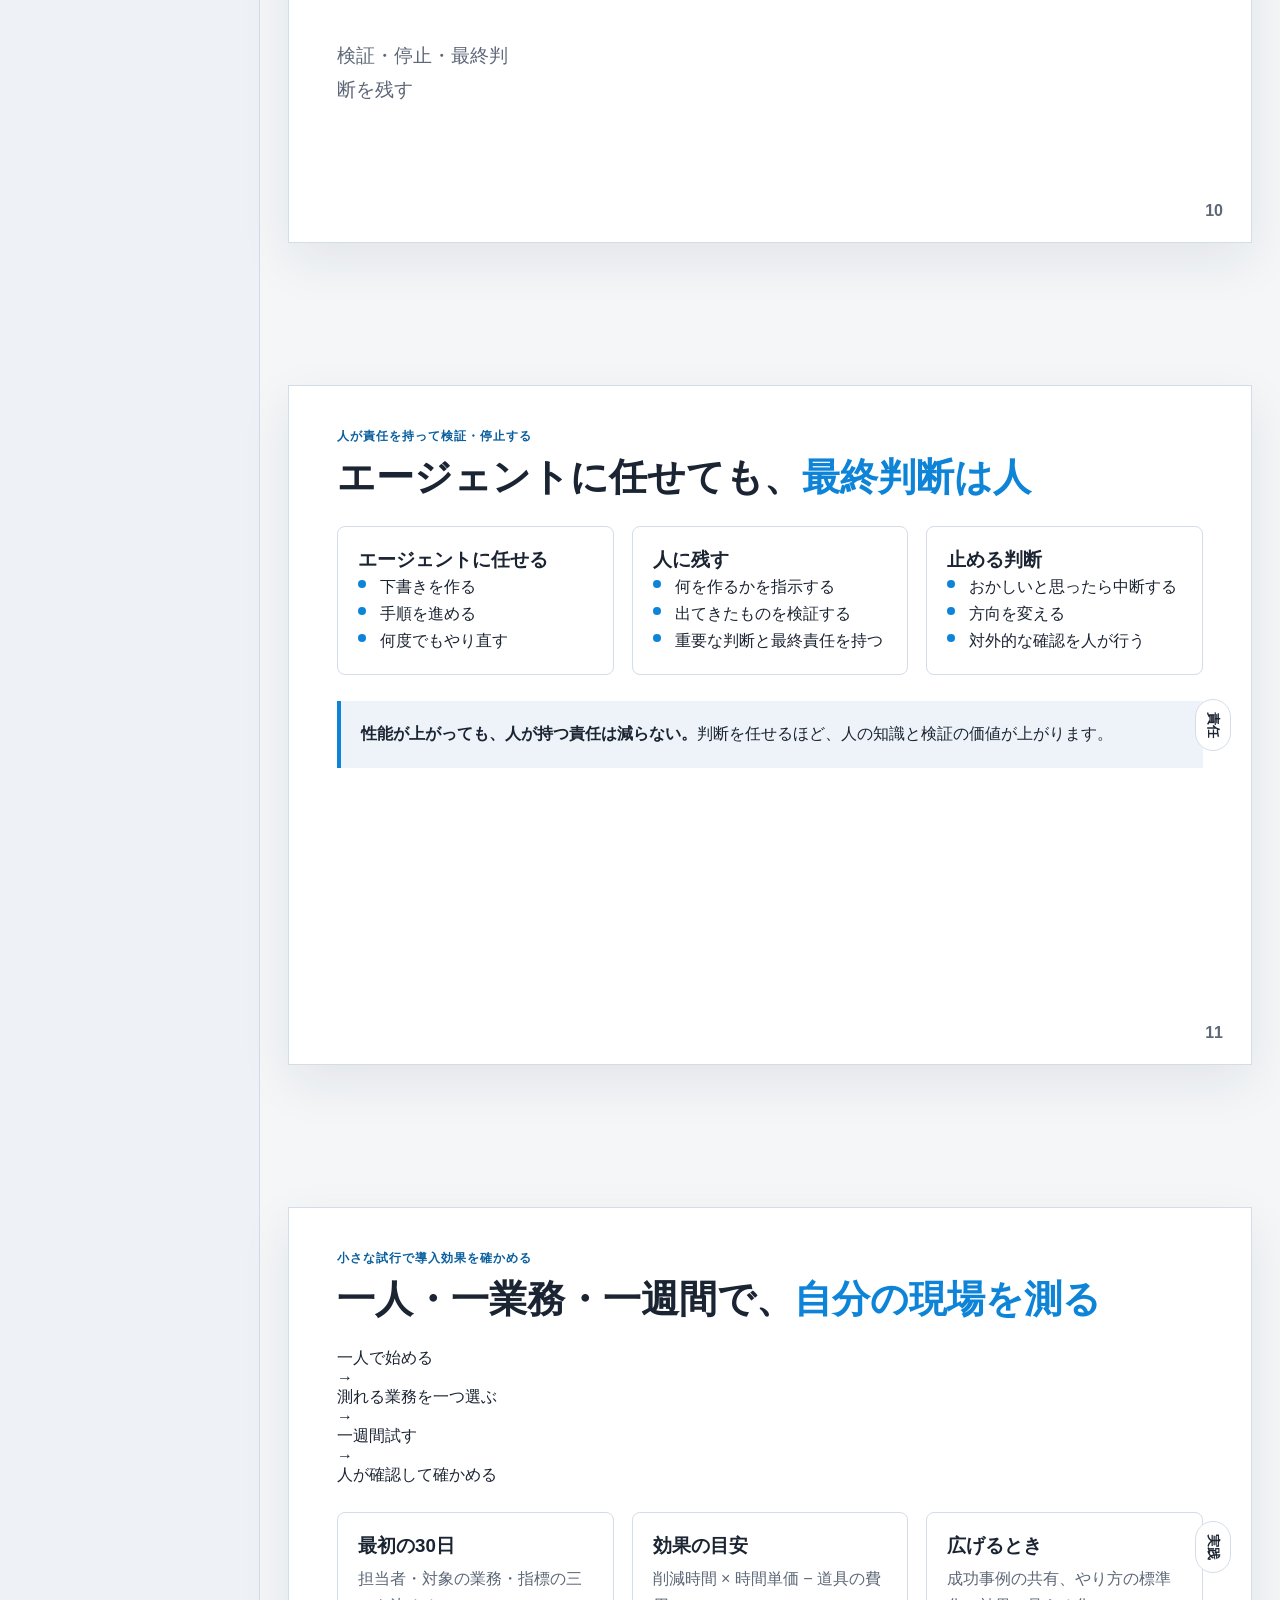
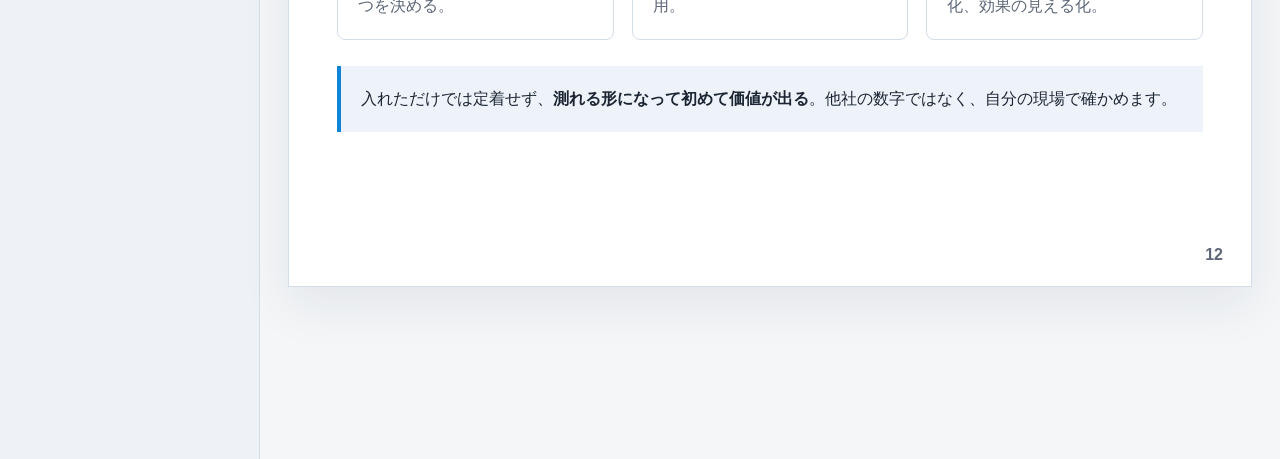
<file: day09/index.html>
﻿<!DOCTYPE html>
<html lang="ja">
<head>
  <meta charset="UTF-8">
  <meta name="viewport" content="width=device-width, initial-scale=1.0">
  <title>AIエージェント入門 — AI Summer school 2026</title>
  <style>
:root {
  --bg: #f4f6f8;
  --surface: #ffffff;
  --surface-muted: #edf3f8;
  --surface-strong: #dceaf9;
  --ink: #1b2432;
  --muted: #5d6777;
  --line: #d4dce7;
  --accent: #0d84d8;
  --accent-deep: #095f9e;
  --accent-soft: #d8ecfb;
  --shadow: 0 18px 48px rgba(27, 36, 50, 0.08);
  --radius: 8px;
}

*,
*::before,
*::after {
  box-sizing: border-box;
}

html {
  scroll-behavior: smooth;
}

body {
  margin: 0;
  font-family: "Hiragino Sans", "Yu Gothic", "Noto Sans JP", sans-serif;
  color: var(--ink);
  background: var(--bg);
}

button,
a {
  font: inherit;
}

.icon-sprite {
  position: absolute;
  width: 0;
  height: 0;
  overflow: hidden;
}

.icon {
  width: 1.15rem;
  height: 1.15rem;
  stroke: currentColor;
  stroke-width: 1.75;
  fill: none;
  stroke-linecap: round;
  stroke-linejoin: round;
  flex: 0 0 auto;
}

.icon--large {
  width: 2rem;
  height: 2rem;
}

.icon--panel {
  width: 2rem;
  height: 2rem;
}

.app-shell {
  display: grid;
  grid-template-columns: 260px minmax(0, 1fr);
  min-height: 100vh;
}

.rail {
  border-right: 1px solid var(--line);
  background: #eef1f5;
}

.rail__inner {
  position: sticky;
  top: 0;
  padding: 28px 22px;
  min-height: 100vh;
}

.rail__eyebrow,
.topbar__eyebrow,
.eyebrow,
.mini-label {
  margin: 0;
  font-size: 0.78rem;
  font-weight: 700;
  letter-spacing: 0.08em;
  text-transform: uppercase;
  color: var(--accent-deep);
}

.rail__title {
  margin: 8px 0 0;
  font-size: 1.45rem;
  line-height: 1.25;
}

.rail__subtitle {
  margin: 6px 0 24px;
  color: var(--muted);
  line-height: 1.6;
}

.toc {
  display: grid;
  gap: 6px;
  max-height: calc(100vh - 180px);
  overflow: auto;
  padding-right: 4px;
}

.toc__link {
  display: block;
  padding: 10px 12px;
  border-radius: var(--radius);
  color: var(--muted);
  text-decoration: none;
  line-height: 1.4;
}

.toc__link:hover,
.toc__link.is-active {
  background: var(--surface);
  color: var(--ink);
}

.workspace {
  min-width: 0;
}

.topbar {
  position: sticky;
  top: 0;
  z-index: 10;
  display: flex;
  justify-content: space-between;
  align-items: center;
  gap: 20px;
  padding: 18px 28px;
  border-bottom: 1px solid var(--line);
  background: rgba(244, 246, 248, 0.96);
  backdrop-filter: blur(10px);
}

.topbar__title,
.topbar__counter {
  margin: 4px 0 0;
  font-weight: 700;
}

.topbar__actions {
  display: flex;
  align-items: center;
  gap: 14px;
}

.action-button,
.nav-button {
  border: 1px solid var(--line);
  border-radius: var(--radius);
  background: var(--surface);
  color: var(--ink);
  cursor: pointer;
}

.action-button {
  padding: 10px 14px;
}

.nav-button {
  min-width: 88px;
  padding: 12px 16px;
}

.action-button:hover,
.nav-button:hover {
  border-color: var(--accent);
  color: var(--accent-deep);
}

.deck {
  padding: 28px;
  display: grid;
  gap: 28px;
}

.slide {
  min-height: calc(100vh - 106px);
  display: grid;
  place-items: center;
  scroll-margin-top: 106px;
}

.slide__frame {
  position: relative;
  width: min(1260px, 100%);
  min-height: 680px;
  aspect-ratio: 16 / 9;
  padding: 42px 48px;
  border: 1px solid var(--line);
  background: var(--surface);
  box-shadow: var(--shadow);
  overflow: hidden;
}

.slide__main {
  height: 100%;
  display: grid;
  align-content: start;
  gap: 26px;
}

.slide__number {
  position: absolute;
  right: 28px;
  bottom: 22px;
  font-size: 1rem;
  font-weight: 700;
  color: var(--muted);
}

.slide__chapter,
.slide__tag,
.side-pill {
  position: absolute;
  top: 26px;
  right: 26px;
  padding: 8px 12px;
  border: 1px solid var(--line);
  border-radius: 999px;
  background: var(--surface);
  font-size: 0.82rem;
  font-weight: 700;
}

.side-pill {
  top: 50%;
  right: 12px;
  transform: translateY(-50%) rotate(90deg);
  transform-origin: center;
}

.side-pill--chapter2 {
  color: var(--accent-deep);
}

.side-pill--chapter3 {
  color: var(--accent-deep);
}

.slide__header {
  display: grid;
  gap: 10px;
}

.title {
  margin: 0;
  font-size: clamp(2rem, 3vw, 3.5rem);
  line-height: 1.16;
  letter-spacing: 0;
}

.title--hero {
  font-size: clamp(2.6rem, 4.4vw, 4.6rem);
  line-height: 1.05;
}

.title--chapter {
  font-size: clamp(2.7rem, 4.4vw, 4.4rem);
}

.accent {
  color: var(--accent);
}

.lead {
  margin: 0;
  font-size: 1.18rem;
  line-height: 1.8;
  color: var(--muted);
}

.callout,
.footer-note {
  margin: 0;
  padding: 18px 20px;
  border-left: 4px solid var(--accent);
  background: var(--surface-muted);
  line-height: 1.9;
}

.footer-note {
  border-left-width: 0;
  padding: 0;
  background: transparent;
  color: var(--muted);
}

.prompt-sample {
  margin: 0;
  padding: 18px 20px;
  border: 1px solid var(--line);
  border-radius: var(--radius);
  background: var(--surface-muted);
  font-family: "SFMono-Regular", "Menlo", "Monaco", "Consolas", monospace;
  font-size: 0.92rem;
  line-height: 1.8;
  white-space: pre-wrap;
}

.chip-list,
.chapter-points,
.bullet-list,
.mini-list,
.check-list {
  margin: 0;
  padding: 0;
  list-style: none;
}

.chip-list {
  display: flex;
  flex-wrap: wrap;
  gap: 10px;
}

.chip-list li,
.chapter-points span,
.summary-band span {
  display: inline-flex;
  align-items: center;
  padding: 10px 14px;
  border: 1px solid var(--line);
  border-radius: 999px;
  background: var(--surface);
  font-weight: 700;
}

.hero-grid {
  height: 100%;
  display: grid;
  grid-template-columns: 1.05fr 1fr;
  gap: 32px;
  align-items: center;
}

.hero-copy {
  display: grid;
  gap: 18px;
}

.art-panel {
  margin: 0;
  padding: 14px;
  border: 1px solid var(--line);
  border-radius: 14px;
  background: linear-gradient(180deg, #ffffff, #f7fafc);
}

.art-panel--cover {
  padding: 0;
  border: none;
  background: transparent;
}

.art-panel--llm,
.art-panel--compare {
  align-self: stretch;
}

.slide-illustration {
  display: block;
  width: 100%;
  height: auto;
  border-radius: 12px;
}

.slide-illustration--cover {
  border-radius: 0;
}

.art-caption {
  margin: 12px 0 0;
  padding: 0 6px;
  color: var(--muted);
  line-height: 1.75;
}

.visual-stack,
.stacked-panels {
  display: grid;
  gap: 14px;
}

.keyword-row {
  display: flex;
  flex-wrap: wrap;
  gap: 10px;
}

.keyword-pill {
  display: inline-flex;
  align-items: center;
  padding: 10px 14px;
  border: 1px solid var(--line);
  border-radius: 999px;
  background: var(--surface);
  font-weight: 700;
}

.keyword-pill--accent {
  background: var(--accent-soft);
}

.comparison-layout {
  display: grid;
  grid-template-columns: minmax(0, 0.92fr) minmax(0, 1.08fr);
  gap: 18px;
  align-items: start;
}

.scene {
  position: relative;
  display: grid;
  gap: 18px;
}

.scene__label {
  margin: 0 0 10px;
  font-weight: 700;
  color: var(--muted);
}

.speech-card,
.stack-card,
.output-card,
.feature-card,
.compare-card,
.principle-card,
.usecase-card,
.warning-item,
.route-item,
.map-step,
.flow-step,
.workflow-band__item,
.table-row,
.role-split__pane,
.split-panel__pane,
.info-strip {
  border: 1px solid var(--line);
  border-radius: var(--radius);
  background: var(--surface);
}

.speech-card,
.stack-card {
  padding: 16px 18px;
  line-height: 1.7;
}

.scene__device {
  padding: 8px 0;
}

.device {
  padding: 18px;
  border: 1px solid var(--ink);
  border-radius: 14px;
  background: linear-gradient(180deg, #fcfdff, #eef3f8);
}

.device__screen {
  min-height: 240px;
  padding: 18px;
  border: 1px solid var(--line);
  border-radius: var(--radius);
  background: var(--surface);
}

.device__row {
  height: 14px;
  margin-bottom: 10px;
  border-radius: 999px;
  background: var(--accent-soft);
}

.device__row--short {
  width: 58%;
}

.device__tiles {
  display: grid;
  grid-template-columns: repeat(2, minmax(0, 1fr));
  gap: 12px;
  margin-top: 18px;
}

.device__tile {
  min-height: 78px;
  border-radius: var(--radius);
  background: var(--surface-muted);
}

.output-grid {
  display: grid;
  grid-template-columns: repeat(2, minmax(0, 1fr));
  gap: 12px;
}

.output-card {
  display: flex;
  align-items: center;
  gap: 10px;
  padding: 14px 16px;
}

.two-column {
  display: grid;
  grid-template-columns: repeat(2, minmax(0, 1fr));
  gap: 28px;
}

.two-column--wide {
  align-items: start;
}

.bullet-list {
  display: grid;
  gap: 10px;
  margin-top: 18px;
}

.bullet-list li,
.mini-list li,
.check-list li {
  position: relative;
  padding-left: 22px;
  line-height: 1.7;
}

.bullet-list li::before,
.mini-list li::before,
.check-list li::before {
  content: "";
  position: absolute;
  left: 0;
  top: 0.7em;
  width: 8px;
  height: 8px;
  border-radius: 50%;
  background: var(--accent);
  transform: translateY(-50%);
}

.request-output {
  display: grid;
  grid-template-columns: 1fr 72px 1fr;
  gap: 16px;
  align-items: center;
}

.request-output__column {
  display: grid;
  gap: 10px;
}

.request-output__arrow {
  display: grid;
  place-items: center;
  color: var(--accent);
}

.stack-card--accent,
.flow-step--accent,
.split-panel__pane--accent,
.role-split__pane--accent,
.workflow-band__item--accent,
.map-step--accent {
  background: var(--accent-soft);
}

.map-flow {
  display: grid;
  gap: 16px;
}

.map-step {
  display: grid;
  grid-template-columns: 72px 1fr;
  gap: 18px;
  align-items: center;
  padding: 18px 20px;
}

.map-step__index {
  display: grid;
  place-items: center;
  width: 52px;
  height: 52px;
  border-radius: 50%;
  background: var(--surface-muted);
  font-size: 1.45rem;
  font-weight: 800;
  color: var(--accent-deep);
}

.map-step h3,
.compare-card h3,
.feature-card h3,
.principle-card h3,
.usecase-card h3,
.flow-step h3,
.pane-head h3 {
  margin: 0;
}

.map-step p,
.compare-card p,
.feature-card p,
.principle-card p,
.usecase-card p,
.flow-step p,
.warning-item span {
  margin: 6px 0 0;
  line-height: 1.7;
  color: var(--muted);
}

.table-block {
  display: grid;
}

.table-row {
  display: grid;
  grid-template-columns: 1fr auto;
  gap: 18px;
  padding: 14px 16px;
  border-radius: 0;
  border-bottom: none;
}

.table-row + .table-row {
  border-top: none;
}

.table-row--header {
  background: var(--surface-muted);
  font-weight: 700;
}

.route-list {
  display: grid;
  gap: 12px;
}

.route-item {
  display: flex;
  justify-content: space-between;
  gap: 16px;
  align-items: center;
  padding: 16px 18px;
  line-height: 1.6;
}

.chapter-hero {
  height: 100%;
  display: grid;
  grid-template-columns: 180px 1fr;
  gap: 34px;
  align-items: center;
}

.chapter-hero__number {
  display: grid;
  place-items: center;
  width: 132px;
  height: 132px;
  border-radius: 18px;
  background: var(--accent);
  color: #fff;
  font-size: 5rem;
  font-weight: 800;
}

.chapter-hero__body {
  display: grid;
  gap: 18px;
}

.chapter-points {
  display: flex;
  flex-wrap: wrap;
  gap: 10px;
}

.info-strip {
  display: flex;
  gap: 14px;
  align-items: center;
  padding: 16px 18px;
  margin-top: 18px;
}

.flow {
  display: grid;
  gap: 16px;
}

.flow--three {
  grid-template-columns: repeat(3, minmax(0, 1fr));
}

.flow--four {
  grid-template-columns: repeat(4, minmax(0, 1fr));
}

.flow-step {
  padding: 18px 18px 20px;
}

.comparison-grid {
  display: grid;
  grid-template-columns: repeat(3, minmax(0, 1fr));
  gap: 18px;
}

.compare-card,
.feature-card,
.principle-card,
.usecase-card {
  padding: 20px;
}

.compare-card__lead {
  min-height: 64px;
}

.split-panel {
  display: grid;
  grid-template-columns: repeat(2, minmax(0, 1fr));
  gap: 18px;
}

.split-panel__pane,
.role-split__pane {
  padding: 22px;
}

.pane-head {
  display: flex;
  align-items: center;
  gap: 12px;
  margin-bottom: 14px;
}

.summary-band {
  display: flex;
  flex-wrap: wrap;
  gap: 10px;
}

.feature-grid {
  display: grid;
  grid-template-columns: repeat(5, minmax(0, 1fr));
  gap: 14px;
}

.feature-card {
  display: grid;
  gap: 12px;
}

.warning-list {
  display: grid;
  grid-template-columns: repeat(5, minmax(0, 1fr));
  gap: 14px;
}

.warning-item {
  display: grid;
  gap: 10px;
  padding: 18px;
}

.role-split {
  display: grid;
  grid-template-columns: repeat(2, minmax(0, 1fr));
  gap: 18px;
}

.check-list {
  display: grid;
  gap: 10px;
}

.principle-grid {
  display: grid;
  grid-template-columns: repeat(3, minmax(0, 1fr));
  gap: 18px;
}

.workflow-band {
  display: grid;
  grid-template-columns: repeat(3, minmax(0, 1fr));
  gap: 16px;
}

.workflow-band__item {
  display: grid;
  gap: 10px;
  padding: 20px;
}

.usecase-grid {
  display: grid;
  grid-template-columns: repeat(2, minmax(0, 1fr));
  gap: 18px;
}

.deck-controls {
  position: sticky;
  bottom: 0;
  display: flex;
  justify-content: center;
  gap: 12px;
  padding: 16px 24px 24px;
  background: linear-gradient(180deg, rgba(244, 246, 248, 0), rgba(244, 246, 248, 0.96) 42%);
}

@media (max-width: 1220px) {
  .app-shell {
    grid-template-columns: 1fr;
  }

  .rail {
    display: none;
  }

  .deck {
    padding: 20px;
  }

  .slide__frame {
    min-height: 620px;
    padding: 34px;
  }
}

@media (max-width: 980px) {
  .topbar {
    padding: 16px 18px;
  }

  .topbar__actions {
    gap: 10px;
  }

  .slide {
    min-height: auto;
  }

  .slide__frame {
    aspect-ratio: auto;
    min-height: auto;
  }

  .hero-grid,
  .two-column,
  .comparison-layout,
  .chapter-hero,
  .comparison-grid,
  .split-panel,
  .feature-grid,
  .warning-list,
  .role-split,
  .principle-grid,
  .workflow-band,
  .usecase-grid,
  .flow--three,
  .flow--four,
  .request-output {
    grid-template-columns: 1fr;
  }

  .request-output__arrow {
    min-height: 48px;
    transform: rotate(90deg);
  }

  .side-pill,
  .slide__chapter,
  .slide__tag {
    position: static;
    transform: none;
    display: inline-flex;
    width: fit-content;
    margin-bottom: 18px;
  }

  .slide__number {
    position: static;
    margin-top: 18px;
  }

  .chapter-hero__number {
    width: 96px;
    height: 96px;
    font-size: 3.3rem;
  }
}

@media print {
  @page {
    size: landscape;
    margin: 0;
  }

  html,
  body {
    background: #fff;
  }

  .rail,
  .topbar,
  .deck-controls {
    display: none;
  }

  .app-shell,
  .workspace,
  .deck {
    display: block;
    padding: 0;
  }

  .slide {
    min-height: auto;
    break-after: page;
    page-break-after: always;
  }

  .slide:last-child {
    break-after: auto;
    page-break-after: auto;
  }

  .slide__frame {
    width: 100vw;
    height: 100vh;
    min-height: 100vh;
    aspect-ratio: auto;
    box-shadow: none;
    border: none;
  }

  * {
    -webkit-print-color-adjust: exact;
    print-color-adjust: exact;
  }
}

  
.illustration-placeholder {
  display: grid;
  place-items: center;
  min-height: 240px;
  padding: 24px;
  border-radius: 12px;
  background:
    radial-gradient(circle at top left, rgba(13,132,216,0.22), transparent 35%),
    linear-gradient(135deg, #eef7ff 0%, #d8ecfb 52%, #ffffff 100%);
  border: 1px solid rgba(13,132,216,0.18);
  color: #095f9e;
  font-weight: 700;
  text-align: center;
  line-height: 1.7;
}

.illustration-placeholder--cover {
  min-height: 420px;
  border-radius: 24px;
  box-shadow: 0 24px 50px rgba(13, 132, 216, 0.12);
}

.illustration-placeholder span {
  max-width: 24ch;
  font-size: clamp(1rem, 1.6vw, 1.5rem);
}

</style>
</head><body>
  <svg class="icon-sprite" aria-hidden="true" focusable="false">
    <symbol id="icon-chat" viewBox="0 0 24 24">
      <path d="M4 6.5A2.5 2.5 0 0 1 6.5 4h11A2.5 2.5 0 0 1 20 6.5v7A2.5 2.5 0 0 1 17.5 16H10l-4 4v-4.5A2.5 2.5 0 0 1 4 13z"></path>
    </symbol>
    <symbol id="icon-desktop" viewBox="0 0 24 24">
      <rect x="3" y="4" width="18" height="12" rx="2"></rect>
      <path d="M8 20h8M12 16v4"></path>
    </symbol>
    <symbol id="icon-doc" viewBox="0 0 24 24">
      <path d="M7 3h7l4 4v14H7z"></path>
      <path d="M14 3v4h4M9 12h6M9 16h6"></path>
    </symbol>
    <symbol id="icon-grid" viewBox="0 0 24 24">
      <rect x="4" y="4" width="6" height="6"></rect>
      <rect x="14" y="4" width="6" height="6"></rect>
      <rect x="4" y="14" width="6" height="6"></rect>
      <rect x="14" y="14" width="6" height="6"></rect>
    </symbol>
    <symbol id="icon-check" viewBox="0 0 24 24">
      <path d="M5 12.5 10 17l9-10"></path>
    </symbol>
    <symbol id="icon-search" viewBox="0 0 24 24">
      <circle cx="11" cy="11" r="6"></circle>
      <path d="m20 20-4.2-4.2"></path>
    </symbol>
    <symbol id="icon-lightbulb" viewBox="0 0 24 24">
      <path d="M9 18h6M10 21h4M8 14a6 6 0 1 1 8 0c-1 1-1.5 2-1.5 3h-5C9.5 16 9 15 8 14Z"></path>
    </symbol>
    <symbol id="icon-folder" viewBox="0 0 24 24">
      <path d="M3 7h6l2 2h10v8a2 2 0 0 1-2 2H5a2 2 0 0 1-2-2z"></path>
    </symbol>
    <symbol id="icon-users" viewBox="0 0 24 24">
      <circle cx="8" cy="9" r="3"></circle>
      <circle cx="16" cy="8" r="2.5"></circle>
      <path d="M3.5 18a4.5 4.5 0 0 1 9 0M13 18a3.8 3.8 0 0 1 7.5 0"></path>
    </symbol>
    <symbol id="icon-arrow-right" viewBox="0 0 24 24">
      <path d="M4 12h15"></path>
      <path d="m13 6 6 6-6 6"></path>
    </symbol>
    <symbol id="icon-play" viewBox="0 0 24 24">
      <path d="M8 6v12l10-6z"></path>
    </symbol>
  </svg>
  <div class="app-shell">
    <aside class="rail" aria-label="スライド一覧">
      <div class="rail__inner">
        <p class="rail__eyebrow">AIやろうぜ in Fukuoka</p>
        <h1 class="rail__title">AIエージェント入門</h1>
        <p class="rail__subtitle">AI Summer school 2026 / Day 09</p>
        <nav class="toc">
          <a class="toc__link" href="#slide-1">1 表紙</a>
          <a class="toc__link" href="#slide-2">2 講義のゴール</a>
          <a class="toc__link" href="#slide-3">3 AIエージェントの基礎</a>
          <a class="toc__link" href="#slide-4">4 生成AIとAIエージェントの違い</a>
          <a class="toc__link" href="#slide-5">5 導入で得られる価値と限界</a>
          <a class="toc__link" href="#slide-6">6 業務での活用例</a>
          <a class="toc__link" href="#slide-7">7 調査・報告・資料作成</a>
          <a class="toc__link" href="#slide-8">8 安全に任せるための制御</a>
          <a class="toc__link" href="#slide-9">9 プロンプトインジェクション</a>
          <a class="toc__link" href="#slide-10">10 評価・改善・説明責任</a>
          <a class="toc__link" href="#slide-11">11 人が検証・停止する</a>
          <a class="toc__link" href="#slide-12">12 小さな試行で確かめる</a>
        </nav>
      </div>
    </aside>
    <div class="workspace">
      <header class="topbar">
        <div><p class="topbar__eyebrow">AI SUMMER SCHOOL 2026</p><p class="topbar__title">AIエージェント入門 — 業務で使い始める前に</p></div>
        <div class="topbar__actions"><p class="topbar__counter" id="slide-counter">1 / 12</p><button class="action-button" type="button" data-action="print">印刷 / PDF</button></div>
      </header>
      <main class="deck" id="deck">
        <section class="slide slide--cover" id="slide-1" data-title="表紙"><div class="slide__frame"><div class="slide__chapter">DAY 09</div><div class="hero-grid"><div class="hero-copy"><p class="eyebrow">AIやろうぜ in Fukuoka / AI SUMMER SCHOOL 2026</p><h2 class="title title--hero">AIエージェント<br><span class="accent">入門</span></h2><p class="lead">業務で使い始める前に</p><ul class="chip-list"><li>非エンジニア向け</li><li>30分</li><li>講義・実践の入口</li></ul></div><figure class="art-panel art-panel--cover"><div class="slide-illustration slide-illustration--cover illustration-placeholder illustration-placeholder--cover" role="img" aria-label="人とAIエージェントが業務を進めるイメージ"><span>答えるAIから<br>仕事を進めるAIへ</span></div><figcaption>自分の業務のどこに使えるかを見つけ、安全に始める。</figcaption></figure></div><div class="slide__number">1</div></div></section>
        <section class="slide" id="slide-2" data-title="講義のゴール"><div class="slide__frame"><div class="side-pill">はじめに</div><div class="slide__main"><div class="slide__header"><p class="eyebrow">今日のゴール</p><h2 class="title">使える場所を見つけ、<span class="accent">安全に小さく始める</span></h2></div><div class="principle-grid"><article class="principle-card"><h3>違いを知る</h3><p>チャットとエージェントの役割の差をつかむ。</p></article><article class="principle-card"><h3>業務を選ぶ</h3><p>頻度と定型度から、最初の候補を見つける。</p></article><article class="principle-card"><h3>安全に進める</h3><p>検証と停止を人の役割として残す。</p></article></div><p class="callout">ゴールは、<strong>自分の業務のどこにAIエージェントを使えるか見当がつき、安全に始めるための最低限の注意を知っている</strong>状態です。</p></div><div class="slide__number">2</div></div></section>
        <section class="slide slide--chapter" id="slide-3" data-title="AIエージェントの基礎"><div class="slide__frame"><div class="slide__chapter">CHAPTER 01</div><div class="chapter-hero"><p class="eyebrow">AIエージェントの基礎</p><h2 class="title title--hero">答えて終わるか、<br><span class="accent">作業まで担うか</span></h2><p class="lead">まず、何が違うのかから</p></div><div class="slide__number">3</div></div></section>
        <section class="slide" id="slide-4" data-title="生成AIとAIエージェントの違い"><div class="slide__frame"><div class="side-pill">基礎</div><div class="slide__main"><div class="slide__header"><p class="eyebrow">生成AIとAIエージェントの違い</p><h2 class="title">違いは、回答の後に<span class="accent">誰が操作するか</span></h2></div><div class="request-output"><div class="request-output__column"><p class="mini-label">生成AIチャット</p><div class="stack-card">質問する</div><div class="stack-card">答えを受け取る</div><div class="stack-card">人が次の操作をする</div></div><div class="request-output__arrow"><svg class="icon icon--large"><use href="#icon-arrow-right"></use></svg></div><div class="request-output__column"><p class="mini-label">AIエージェント</p><div class="stack-card stack-card--accent">目的を渡す</div><div class="stack-card stack-card--accent">PC・ファイルに触れる</div><div class="stack-card stack-card--accent">複数の作業を進める</div></div></div><div class="two-column two-column--wide"><div><p>チャットは質問に答えて終わる。一方、エージェントはPCやファイルなど、コンピュータから届く範囲に手を伸ばし、実際の作業まで行う。</p></div><div><p class="callout">役割の差は、回答そのものより、<strong>回答後の操作を誰が引き受けるか</strong>に表れます。</p></div></div></div><div class="slide__number">4</div></div></section>
        <section class="slide" id="slide-5" data-title="導入で得られる価値と限界"><div class="slide__frame"><div class="side-pill">基礎</div><div class="slide__main"><div class="slide__header"><p class="eyebrow">導入で得られる価値と限界</p><h2 class="title">成果を分けるのは、<span class="accent">人の判断</span></h2></div><div class="comparison-grid"><article class="compare-card"><h3>得られる価値</h3><p class="compare-card__lead">調査、整理、下書きなどの反復作業を進められる。</p><ul class="mini-list"><li>最小限を知って、作りながら理解する</li><li>一方通行ではなく、行き来する協調</li></ul></article><article class="compare-card"><h3>数字を見るときの注意</h3><p class="compare-card__lead">他社の削減効果や利用率は、自社の値ではない。</p><ul class="mini-list"><li>長く動けても、正確さの保証ではない</li><li>誤りが出る前提で確認の工程を置く</li></ul></article><article class="compare-card"><h3>実務での考え方</h3><p class="compare-card__lead">何にでも使うのではなく、用途を決めて選ぶ。</p><ul class="mini-list"><li>何を任せるかを決める</li><li>どう確認し、どこで止めるかを決める</li></ul></article></div><p class="callout">性能そのものより、<strong>何を任せ、どう確認し、どこで止めるか</strong>という人間の判断が効きます。</p></div><div class="slide__number">5</div></div></section>
        <section class="slide slide--chapter" id="slide-6" data-title="業務での活用例"><div class="slide__frame"><div class="slide__chapter">CHAPTER 02</div><div class="chapter-hero"><p class="eyebrow">業務での活用例</p><h2 class="title title--hero">どこに使うかを<br><span class="accent">感覚で決めない</span></h2><p class="lead">自分の業務のどこに置くか</p></div><div class="slide__number">6</div></div></section>
        <section class="slide" id="slide-7" data-title="調査・報告・資料作成"><div class="slide__frame"><div class="side-pill">活用</div><div class="slide__main"><div class="slide__header"><p class="eyebrow">調査・報告・資料作成を効率化する</p><h2 class="title">最初は、<span class="accent">高頻度・高定型</span>の仕事から</h2></div><div class="two-column"><div class="matrix-card"><p class="mini-label">見つける観点</p><ul class="bullet-list"><li>時間を食っている業務を並べる</li><li>頻度・所要時間・定型度で見る</li><li>「作る・処理する・応答する」に分ける</li></ul></div><div class="matrix-card matrix-card--accent"><p class="mini-label">最初の候補</p><ul class="bullet-list"><li>頻度と定型度がともに高い仕事</li><li>複数のページから情報を集めて比較表にする</li><li>複数の文書を一つの報告書にまとめる</li></ul></div></div><div class="request-output"><div class="request-output__column"><div class="stack-card">一次情報を確認する</div></div><div class="request-output__arrow"><svg class="icon icon--large"><use href="#icon-arrow-right"></use></svg></div><div class="request-output__column"><div class="stack-card stack-card--accent">調査・整理・下書きを任せる</div></div></div><p class="callout">報告値や誰かの要約をそのまま使う場面では、<strong>一次情報までたどって確かめる</strong>ことが必要です。</p></div><div class="slide__number">7</div></div></section>
        <section class="slide slide--chapter" id="slide-8" data-title="安全に任せるための制御"><div class="slide__frame"><div class="slide__chapter">CHAPTER 03</div><div class="chapter-hero"><p class="eyebrow">安全に任せるための制御</p><h2 class="title title--hero">外から入る文章を<br><span class="accent">どう扱うか</span></h2><p class="lead">読ませて、操作まで任せるときの注意</p></div><div class="slide__number">8</div></div></section>
        <section class="slide" id="slide-9" data-title="プロンプトインジェクション"><div class="slide__frame"><div class="side-pill">安全</div><div class="slide__main"><div class="slide__header"><p class="eyebrow">外部コンテンツのプロンプトインジェクションを防ぐ</p><h2 class="title">外の文章は、<span class="accent">命令を含む入力</span>として扱う</h2></div><div class="process-strip"><div class="process-step">メール・DM・Webを読む</div><div class="process-arrow">→</div><div class="process-step process-step--warning">中に命令が混ざる</div><div class="process-arrow">→</div><div class="process-step">操作まで任せてある</div><div class="process-arrow">→</div><div class="process-step process-step--warning">意図しない動きをする</div></div><div class="comparison-grid"><article class="compare-card"><h3>効かない対策</h3><p class="compare-card__lead">「怪しい命令には従わないで」とお願いする。</p><p>その指示も、読み込まれた文章と同じ土俵にあるためです。</p></article><article class="compare-card"><h3>効く対策</h3><p class="compare-card__lead">公式・信頼できる情報源に限定する。</p><p>読ませるものを先に決め、入口を絞ります。</p></article></div><p class="callout">メール、メッセージ、Webページの中身は、<strong>外部入力</strong>です。</p></div><div class="slide__number">9</div></div></section>
        <section class="slide slide--chapter" id="slide-10" data-title="評価・改善・説明責任"><div class="slide__frame"><div class="slide__chapter">CHAPTER 04</div><div class="chapter-hero"><p class="eyebrow">評価・改善・説明責任</p><h2 class="title title--hero">任せるほど、<br><span class="accent">人の責任は増す</span></h2><p class="lead">検証・停止・最終判断を残す</p></div><div class="slide__number">10</div></div></section>
        <section class="slide" id="slide-11" data-title="人が検証・停止する"><div class="slide__frame"><div class="side-pill">責任</div><div class="slide__main"><div class="slide__header"><p class="eyebrow">人が責任を持って検証・停止する</p><h2 class="title">エージェントに任せても、<span class="accent">最終判断は人</span></h2></div><div class="comparison-grid"><article class="compare-card"><h3>エージェントに任せる</h3><ul class="mini-list"><li>下書きを作る</li><li>手順を進める</li><li>何度でもやり直す</li></ul></article><article class="compare-card"><h3>人に残す</h3><ul class="mini-list"><li>何を作るかを指示する</li><li>出てきたものを検証する</li><li>重要な判断と最終責任を持つ</li></ul></article><article class="compare-card"><h3>止める判断</h3><ul class="mini-list"><li>おかしいと思ったら中断する</li><li>方向を変える</li><li>対外的な確認を人が行う</li></ul></article></div><p class="callout"><strong>性能が上がっても、人が持つ責任は減らない。</strong>判断を任せるほど、人の知識と検証の価値が上がります。</p></div><div class="slide__number">11</div></div></section>
        <section class="slide" id="slide-12" data-title="小さな試行で確かめる"><div class="slide__frame"><div class="side-pill">実践</div><div class="slide__main"><div class="slide__header"><p class="eyebrow">小さな試行で導入効果を確かめる</p><h2 class="title">一人・一業務・一週間で、<span class="accent">自分の現場を測る</span></h2></div><div class="process-strip"><div class="process-step">一人で始める</div><div class="process-arrow">→</div><div class="process-step">測れる業務を一つ選ぶ</div><div class="process-arrow">→</div><div class="process-step">一週間試す</div><div class="process-arrow">→</div><div class="process-step">人が確認して確かめる</div></div><div class="principle-grid"><article class="principle-card"><h3>最初の30日</h3><p>担当者・対象の業務・指標の三つを決める。</p></article><article class="principle-card"><h3>効果の目安</h3><p>削減時間 × 時間単価 − 道具の費用。</p></article><article class="principle-card"><h3>広げるとき</h3><p>成功事例の共有、やり方の標準化、効果の見える化。</p></article></div><p class="callout">入れただけでは定着せず、<strong>測れる形になって初めて価値が出る</strong>。他社の数字ではなく、自分の現場で確かめます。</p></div><div class="slide__number">12</div></div></section>
      </main>
      <div class="deck-controls" aria-label="スライド操作"><button class="nav-button" type="button" data-action="prev">前へ</button><button class="nav-button" type="button" data-action="next">次へ</button></div>
    </div>
  </div>
  <script>
const slides = Array.from(document.querySelectorAll(".slide"));
const tocLinks = Array.from(document.querySelectorAll(".toc__link"));
const counter = document.querySelector("#slide-counter");

function updateActiveSlide(index) {
  tocLinks.forEach((link, linkIndex) => {
    link.classList.toggle("is-active", linkIndex === index);
  });

  if (counter) {
    counter.textContent = `${index + 1} / ${slides.length}`;
  }
}

function goToSlide(index) {
  const safeIndex = Math.max(0, Math.min(index, slides.length - 1));
  const slide = slides[safeIndex];
  if (!slide) return;
  slide.scrollIntoView({ behavior: "smooth", block: "start" });
}

const observer = new IntersectionObserver(
  (entries) => {
    const visible = entries
      .filter((entry) => entry.isIntersecting)
      .sort((a, b) => b.intersectionRatio - a.intersectionRatio)[0];

    if (!visible) return;
    const index = slides.indexOf(visible.target);
    if (index >= 0) {
      updateActiveSlide(index);
    }
  },
  {
    threshold: [0.4, 0.6, 0.8],
    rootMargin: "-18% 0px -18% 0px",
  }
);

slides.forEach((slide) => observer.observe(slide));
updateActiveSlide(0);

document.addEventListener("click", (event) => {
  const button = event.target.closest("[data-action]");
  if (!button) return;

  const currentIndex = tocLinks.findIndex((link) => link.classList.contains("is-active"));

  switch (button.dataset.action) {
    case "prev":
      goToSlide(currentIndex - 1);
      break;
    case "next":
      goToSlide(currentIndex + 1);
      break;
    case "print":
      window.print();
      break;
    default:
      break;
  }
});

document.addEventListener("keydown", (event) => {
  const currentIndex = tocLinks.findIndex((link) => link.classList.contains("is-active"));

  if (event.key === "ArrowRight" || event.key === "ArrowDown" || event.key === "PageDown") {
    event.preventDefault();
    goToSlide(currentIndex + 1);
  }

  if (event.key === "ArrowLeft" || event.key === "ArrowUp" || event.key === "PageUp") {
    event.preventDefault();
    goToSlide(currentIndex - 1);
  }

  if (event.key === "Home") {
    event.preventDefault();
    goToSlide(0);
  }

  if (event.key === "End") {
    event.preventDefault();
    goToSlide(slides.length - 1);
  }
});

  </script>
</body>
</html>
</file>
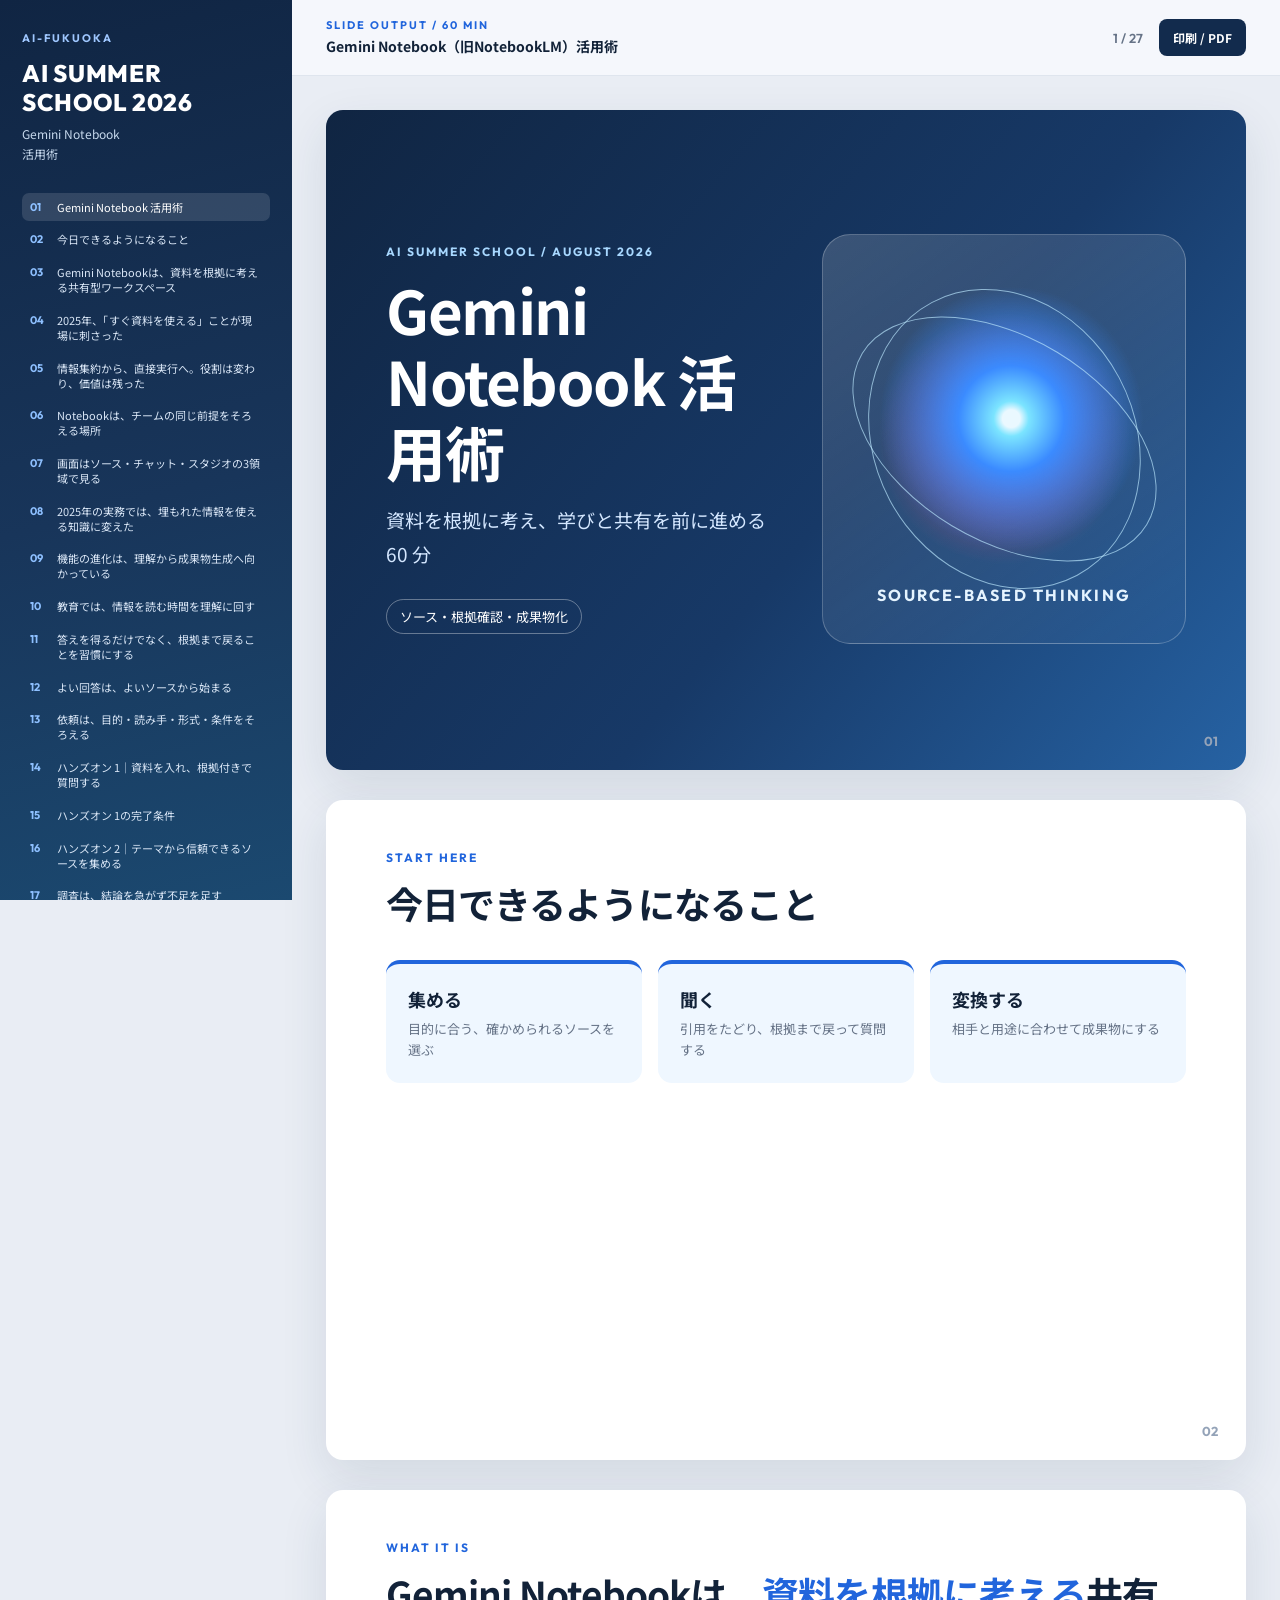
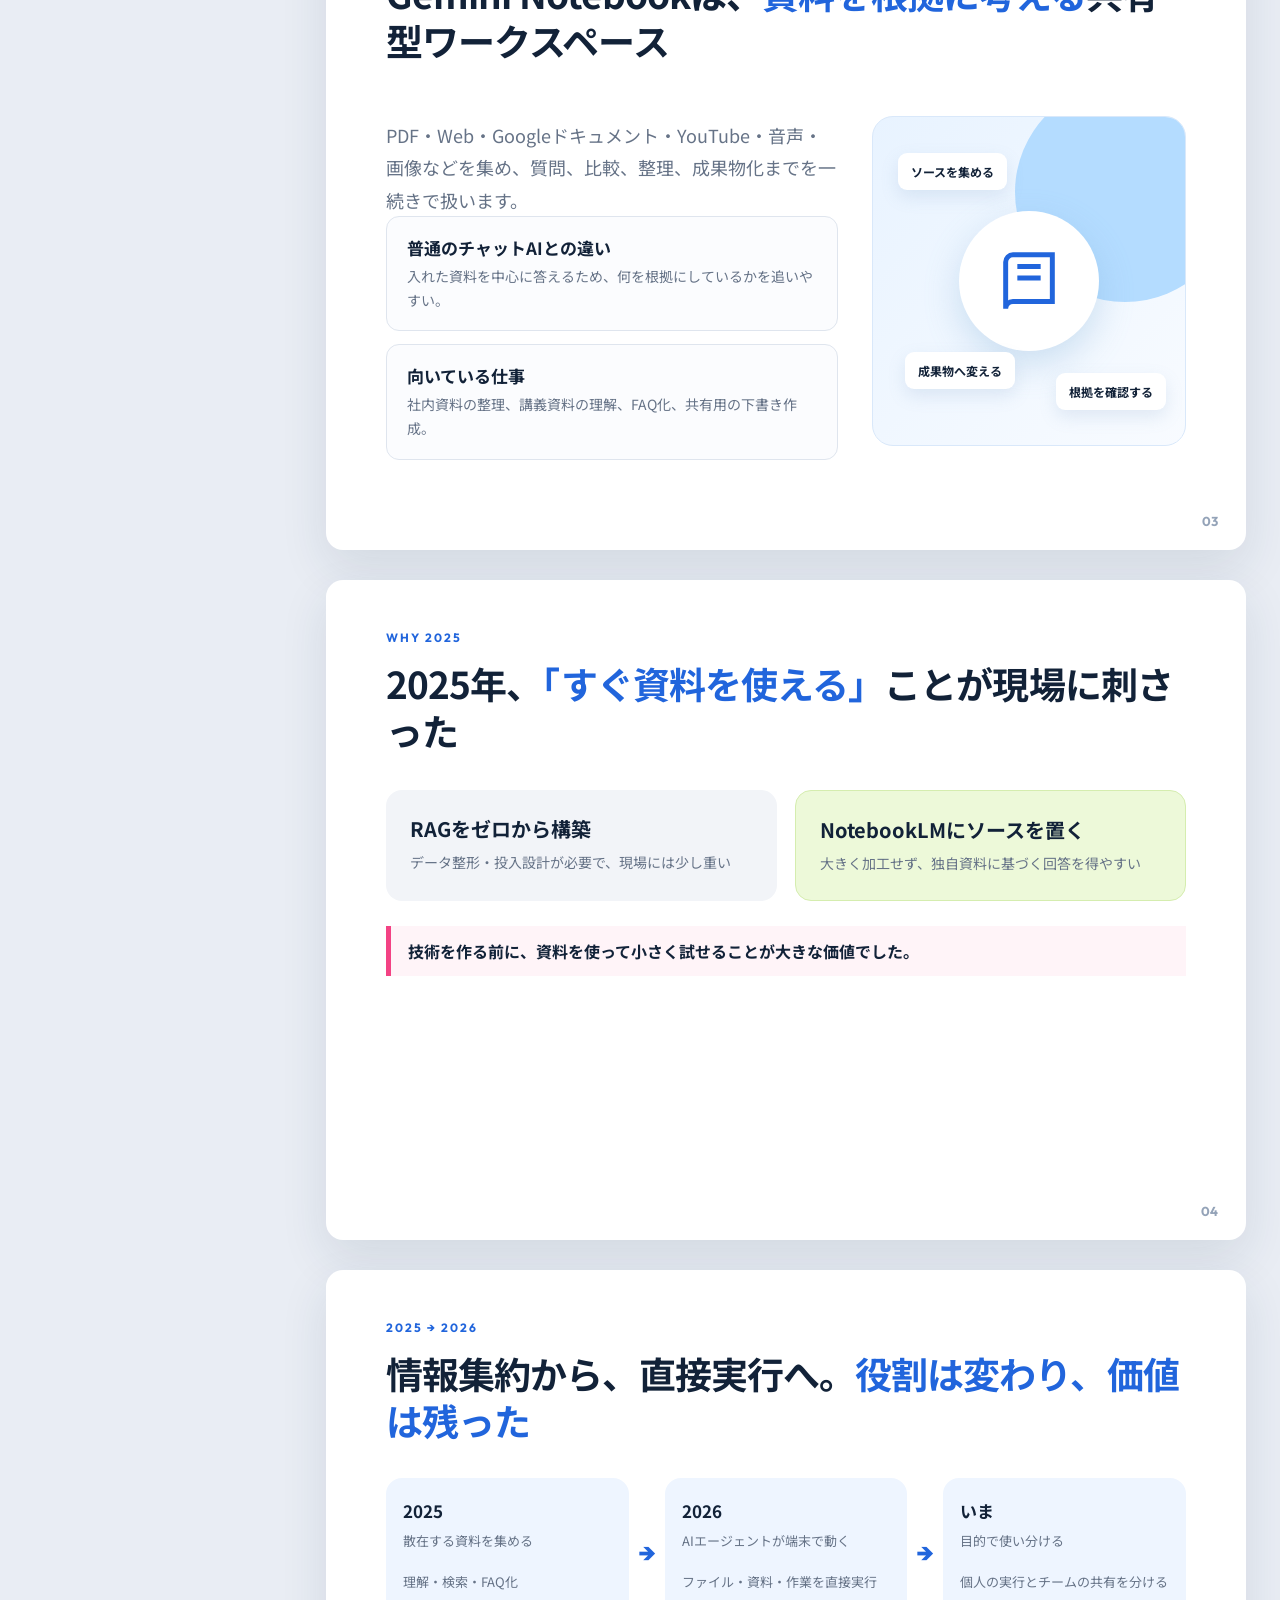
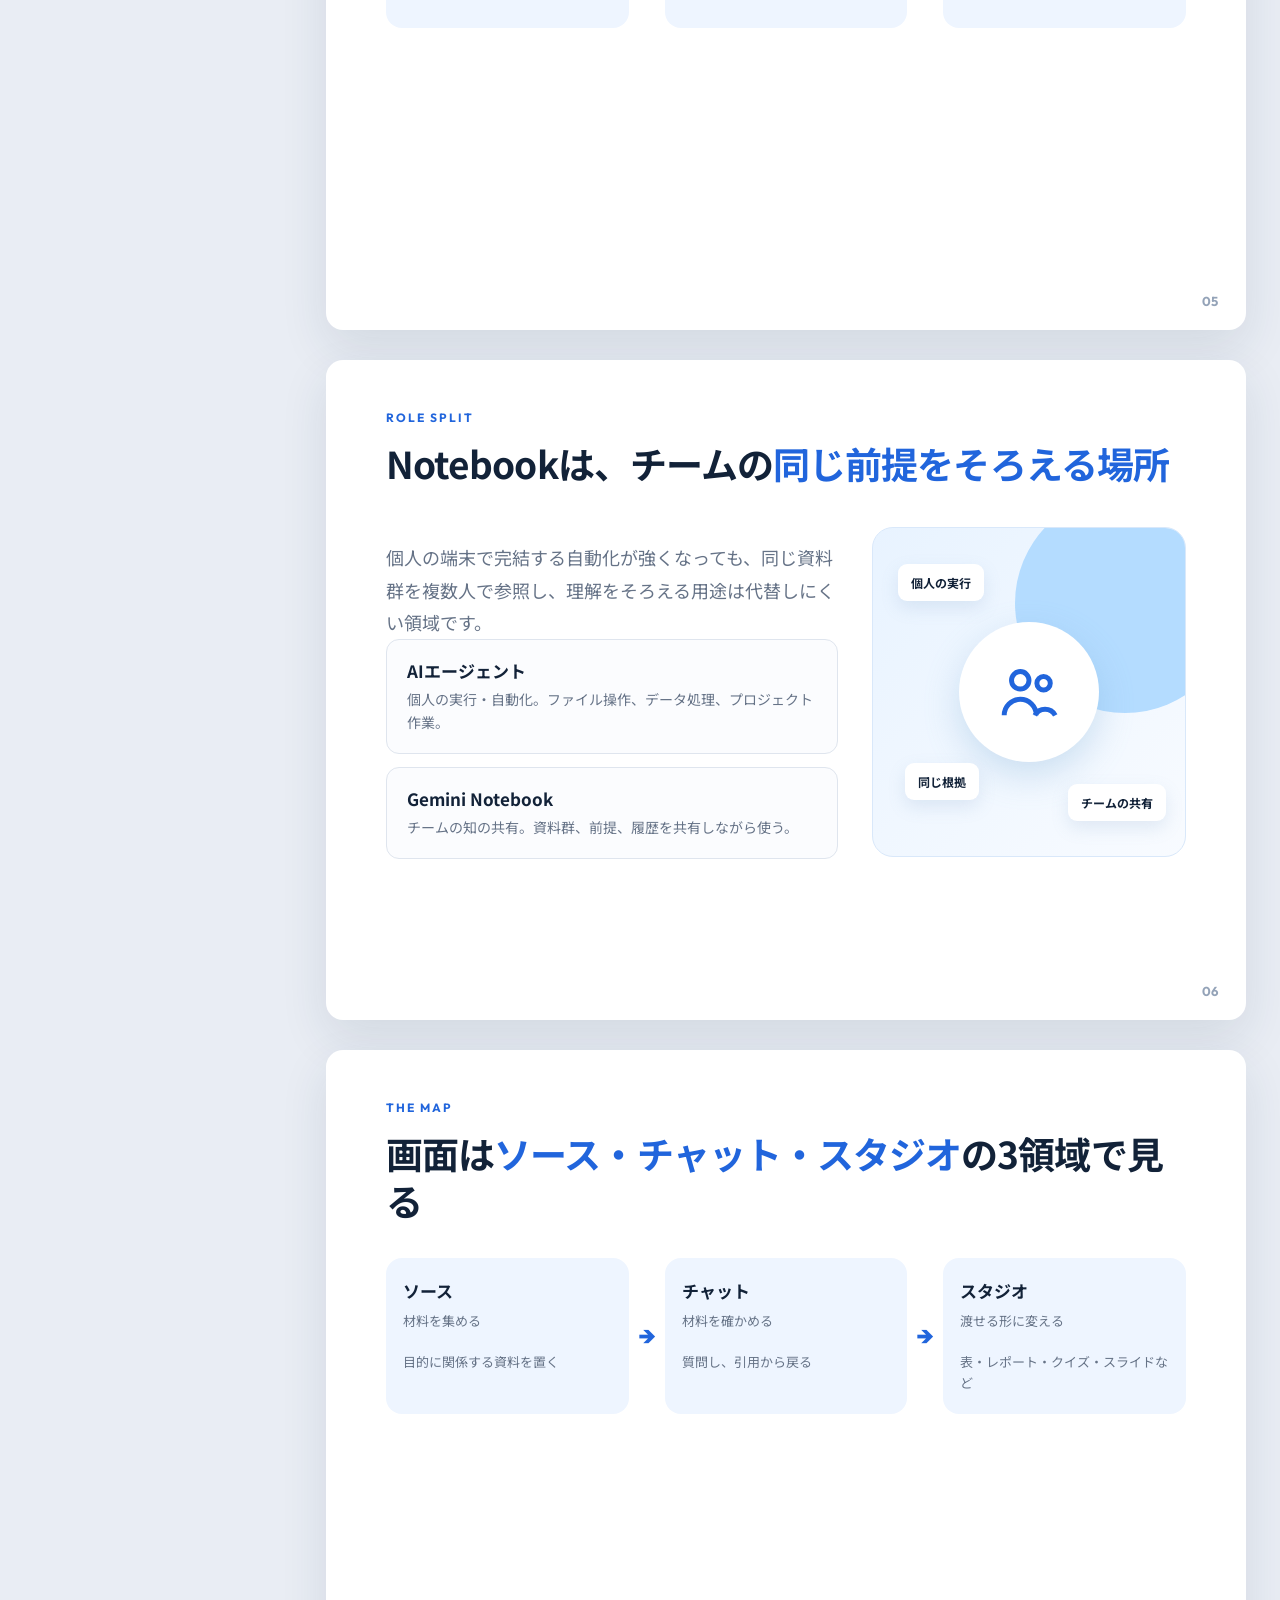
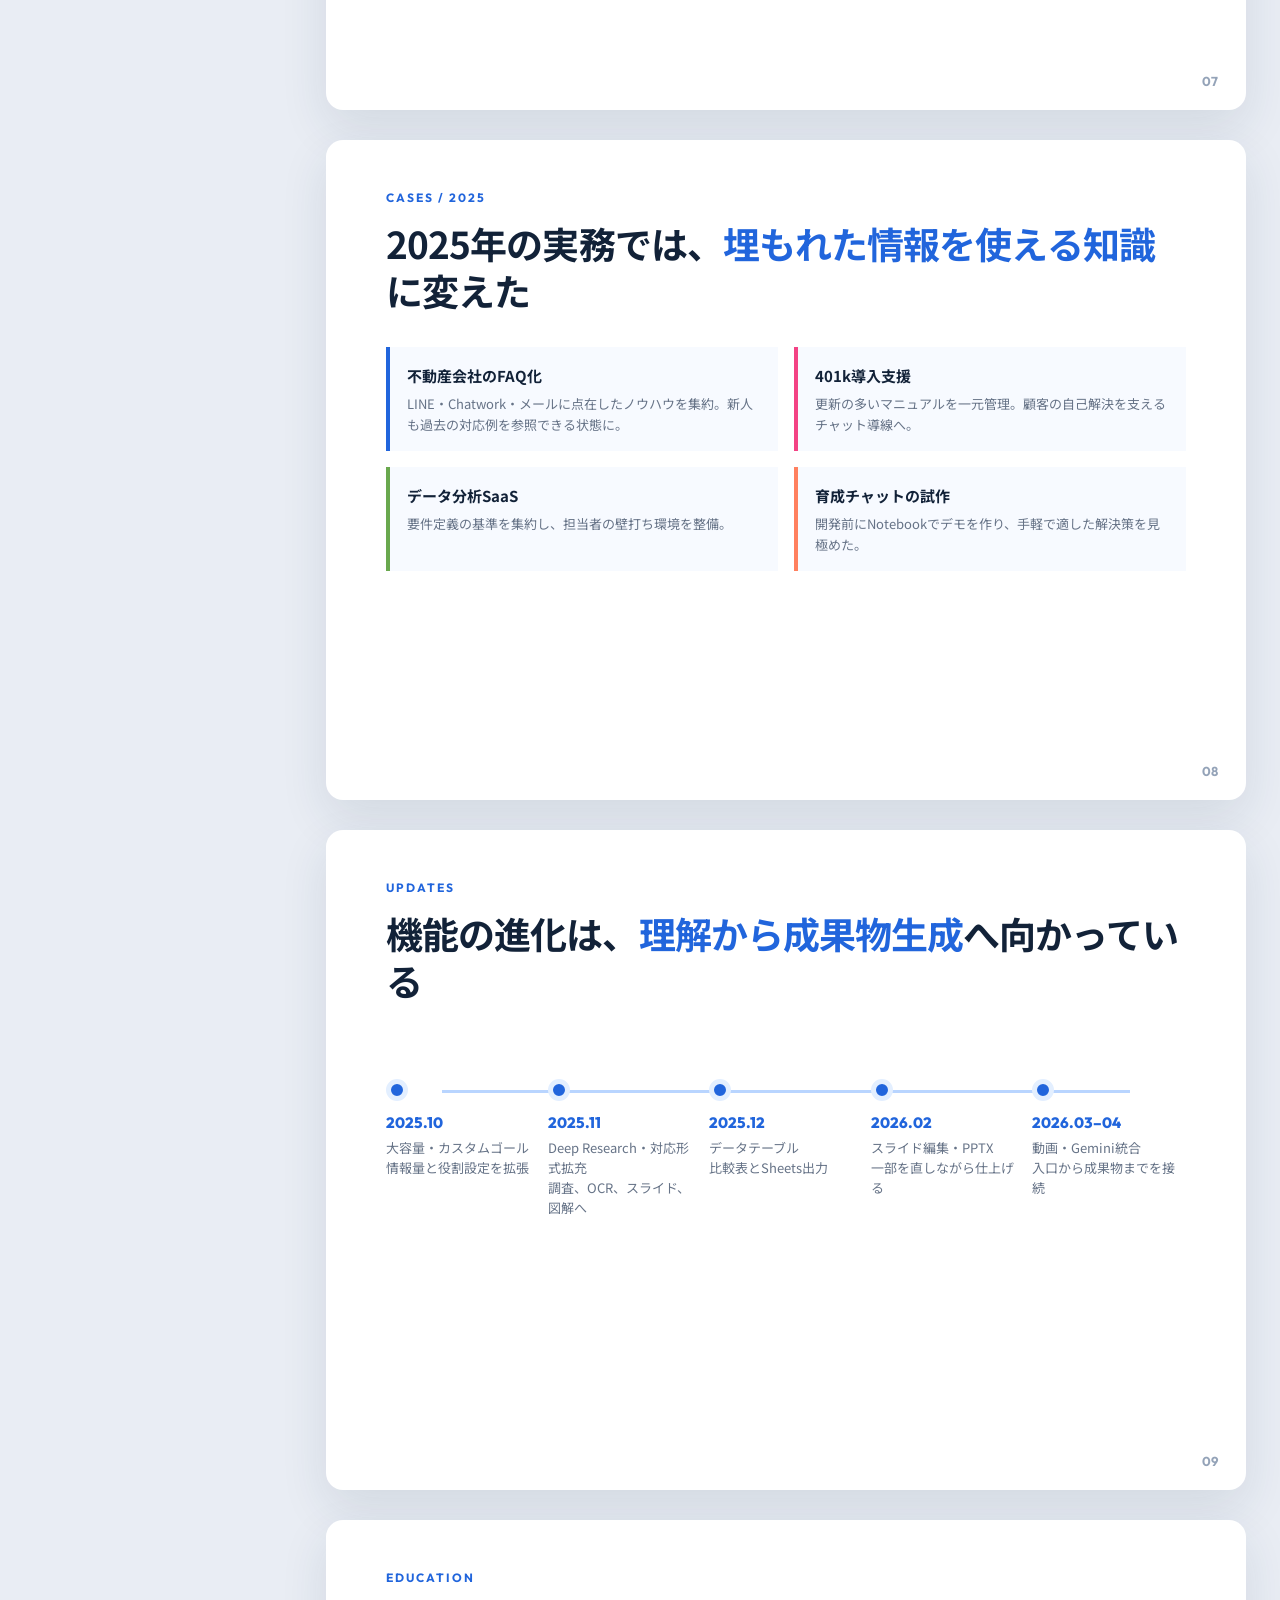
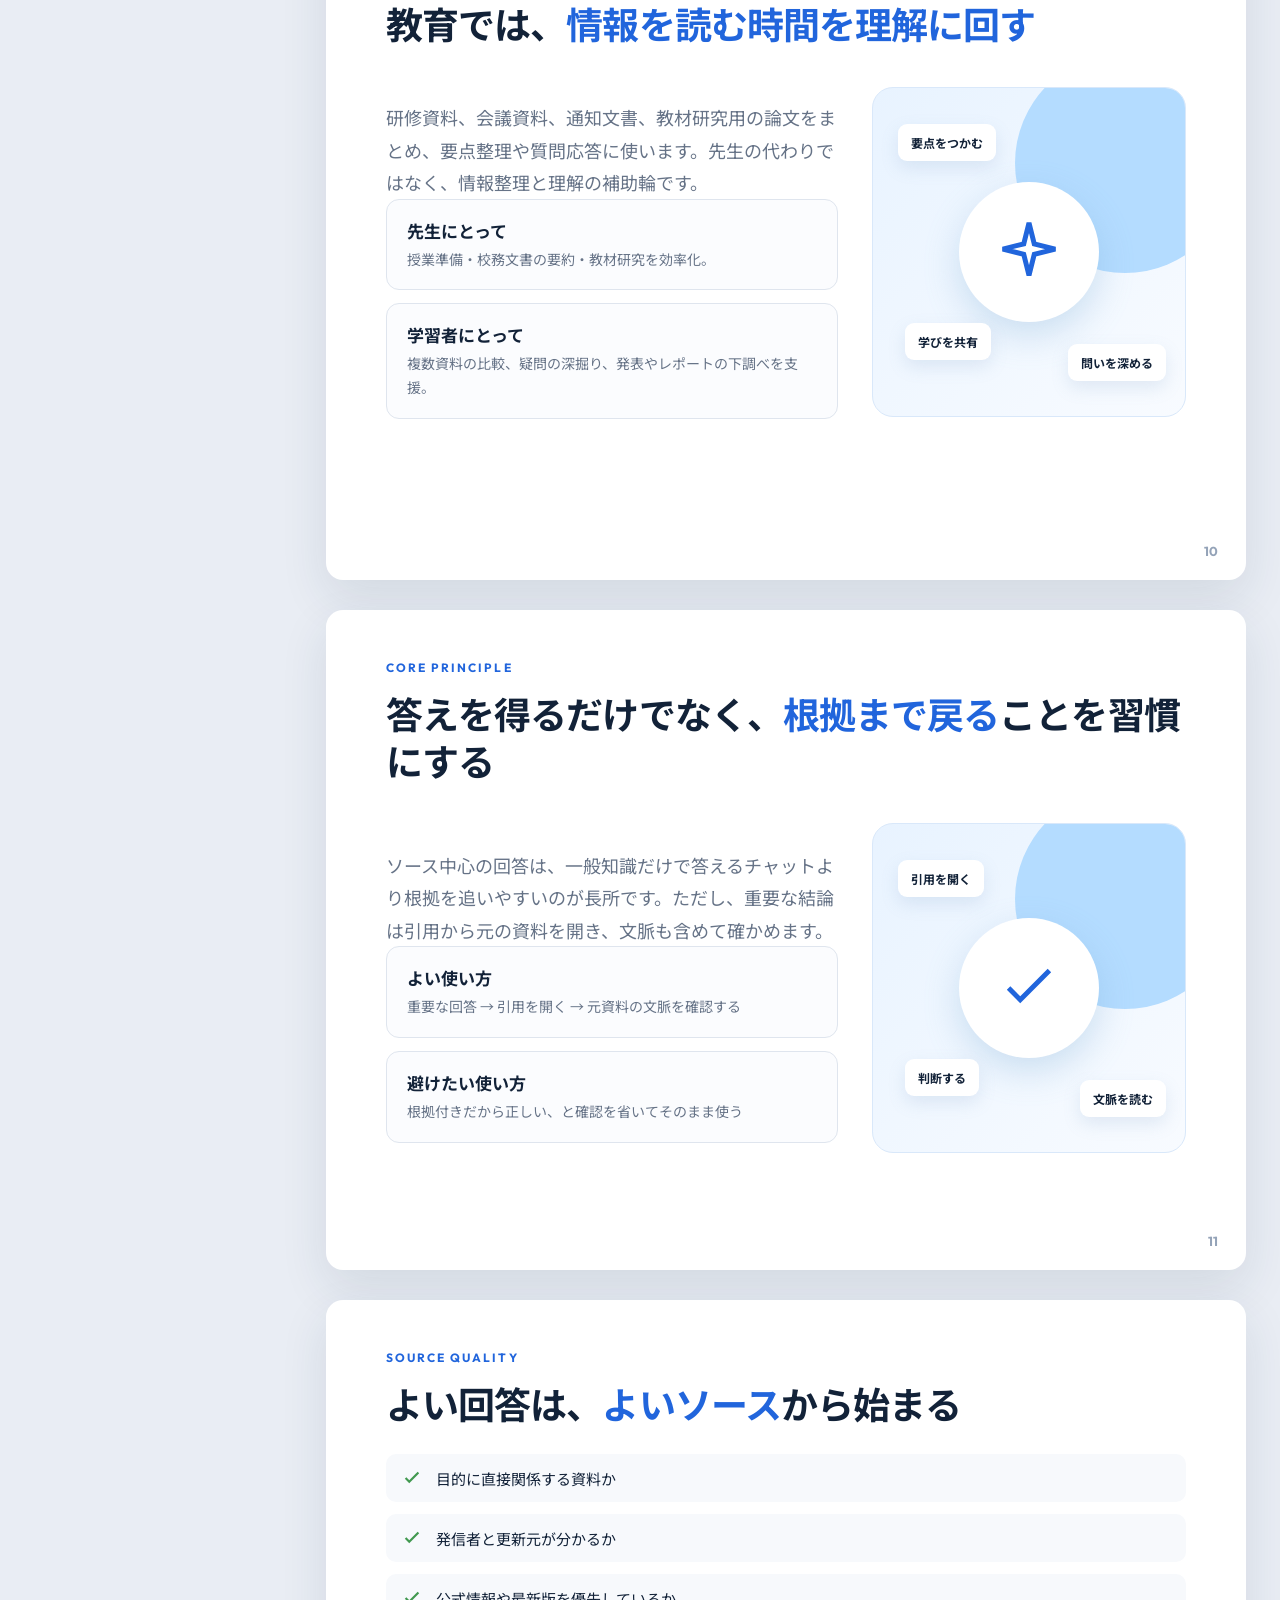
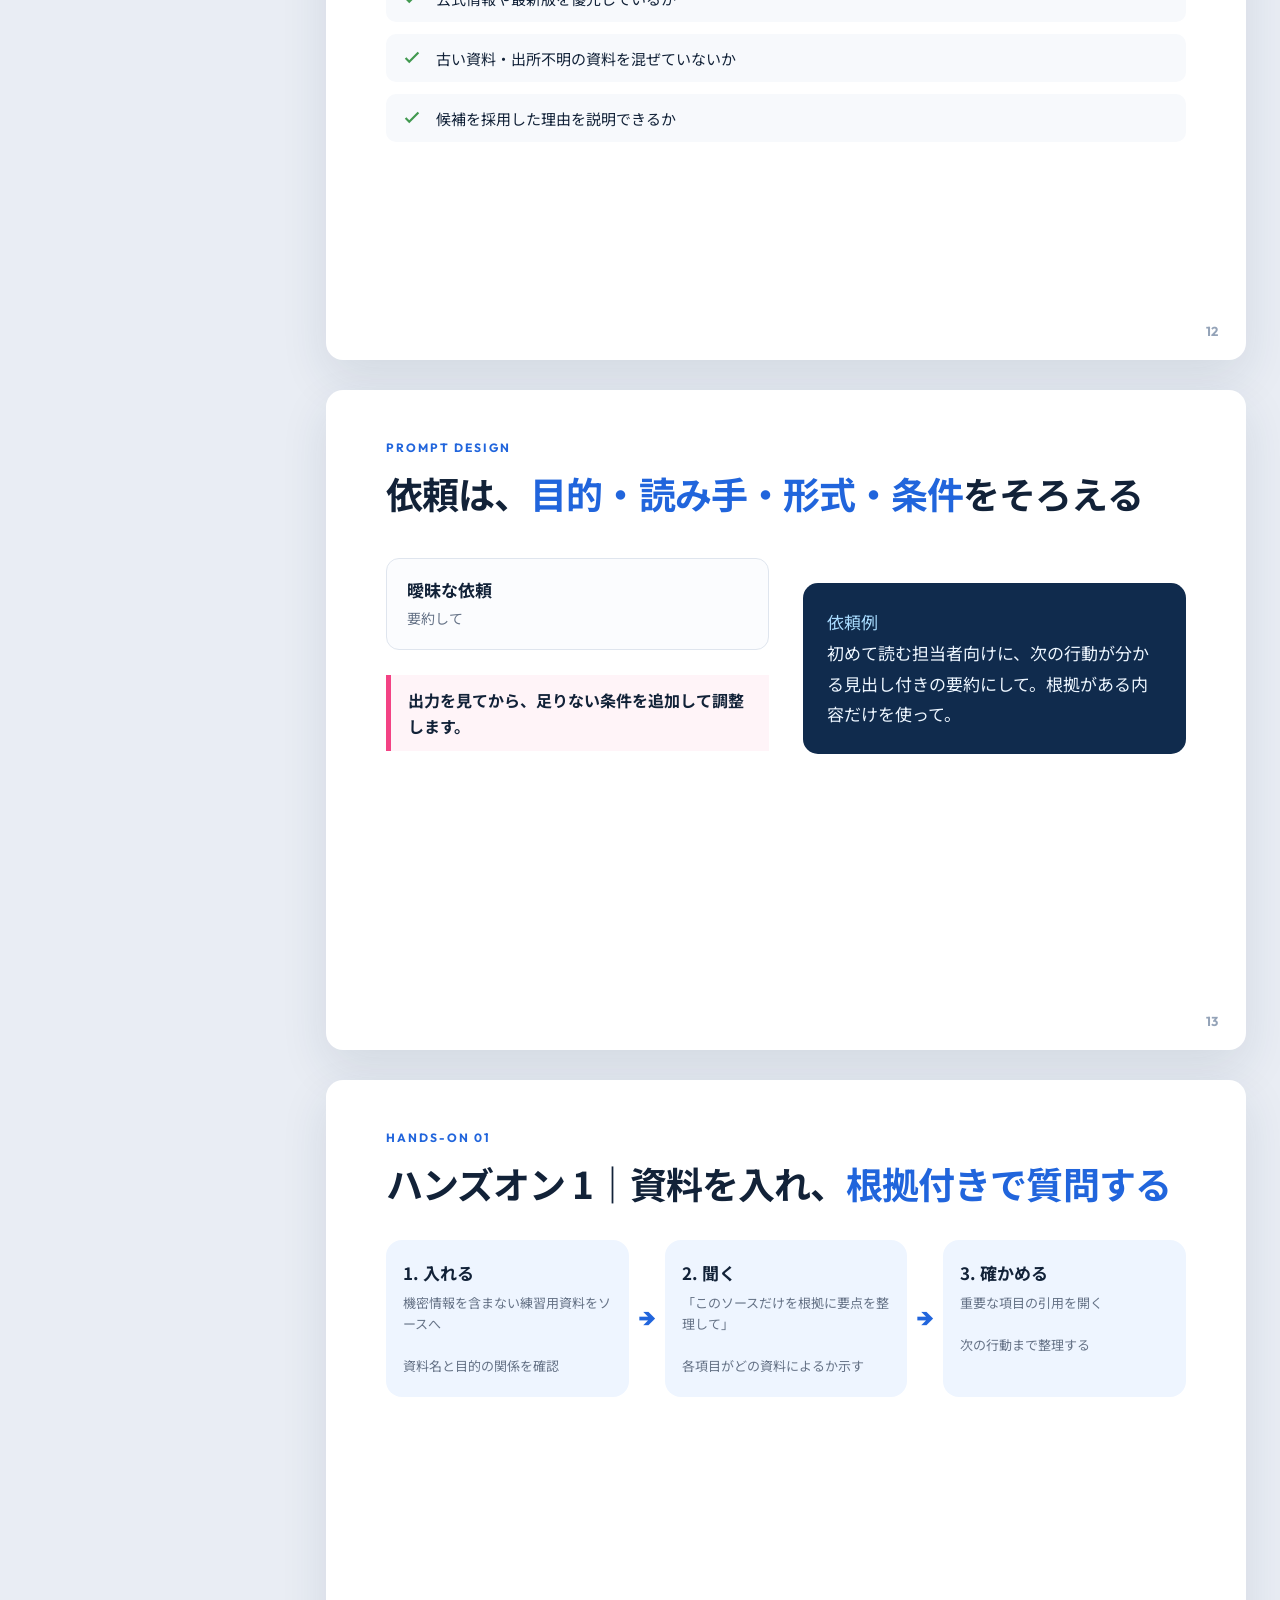
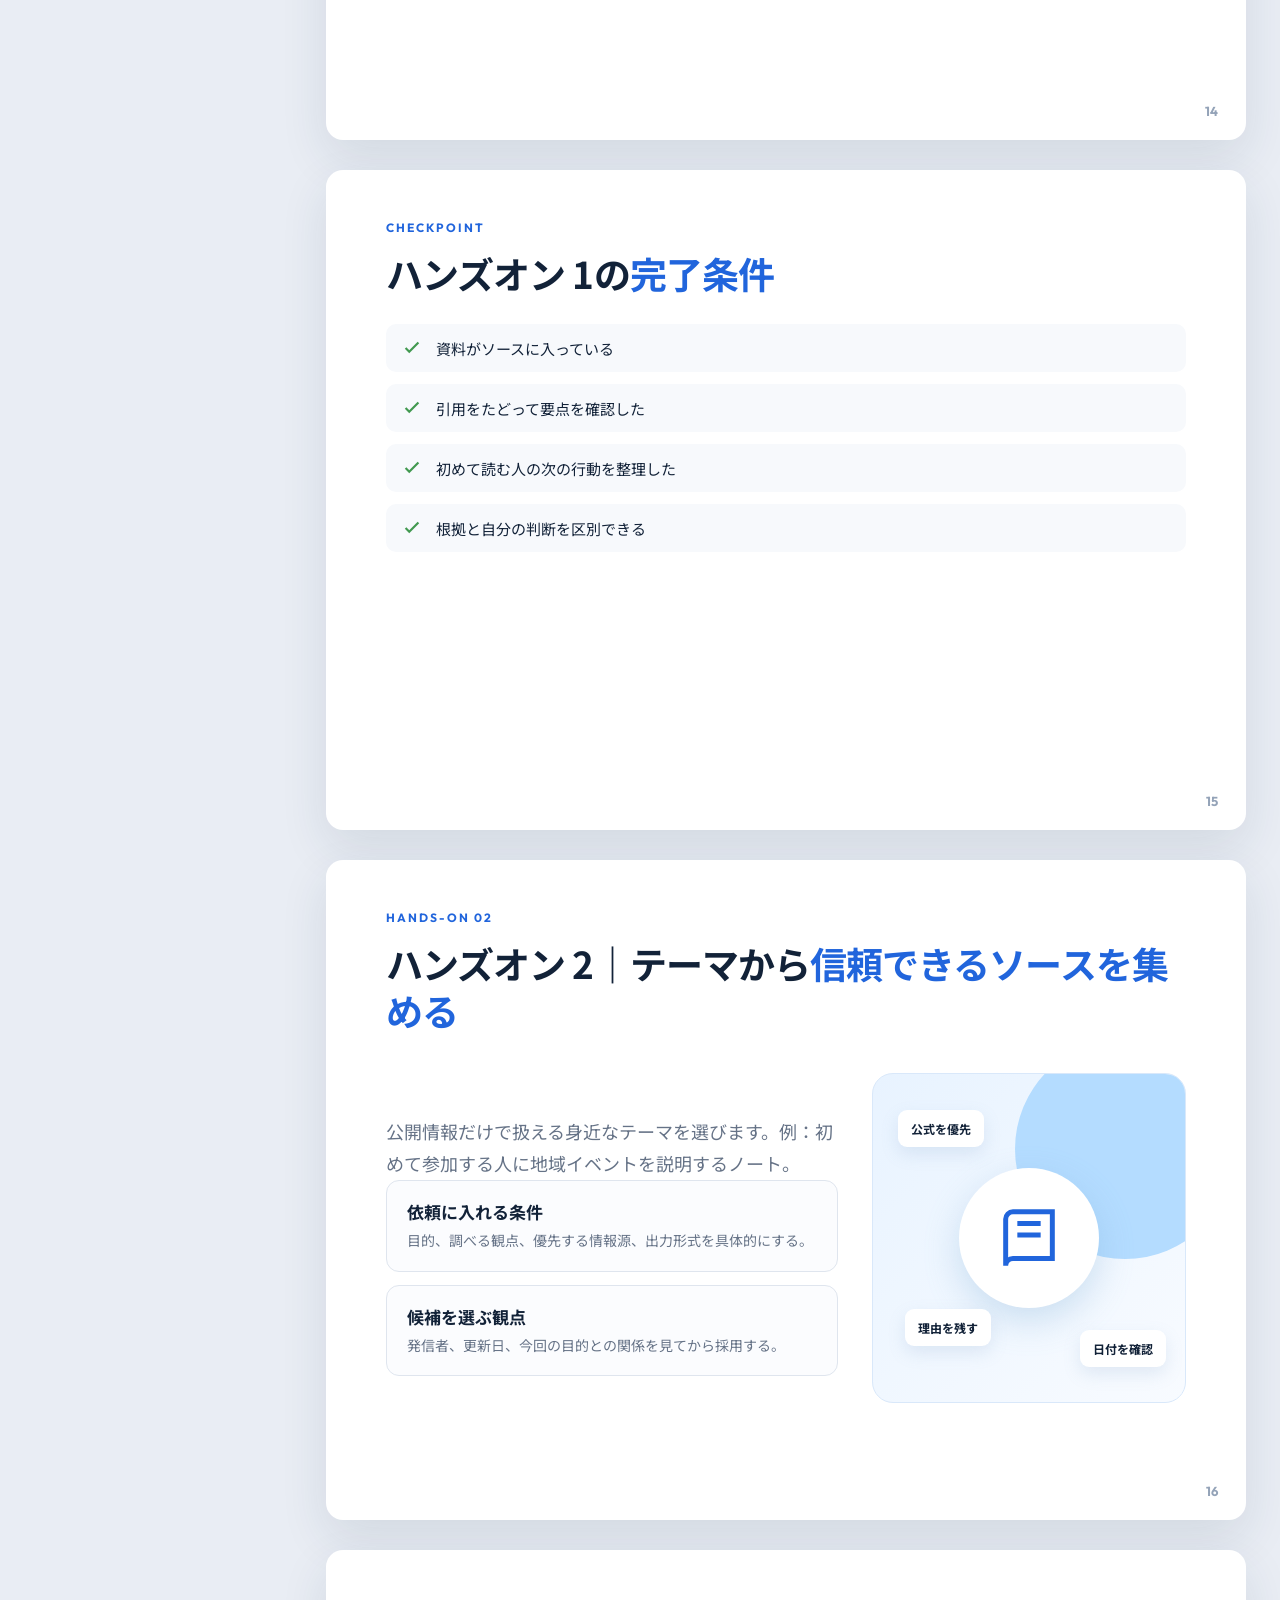
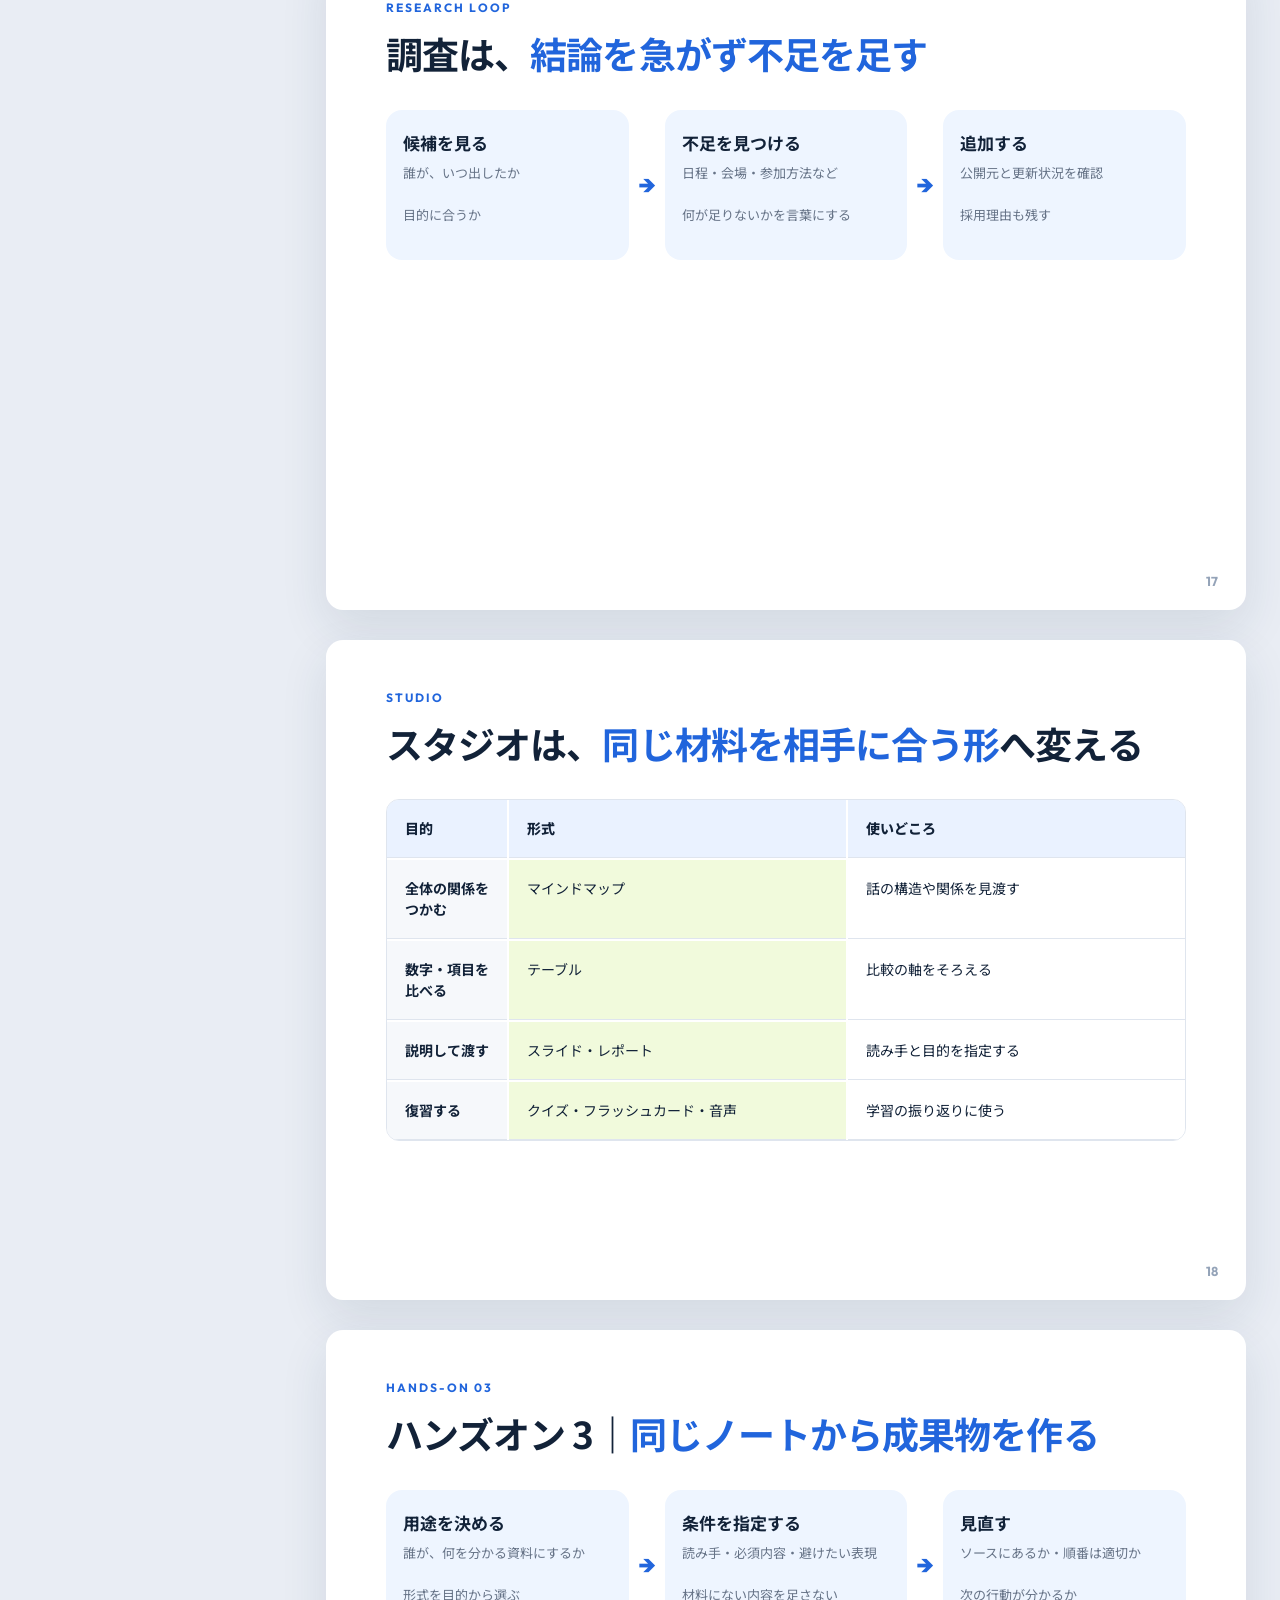
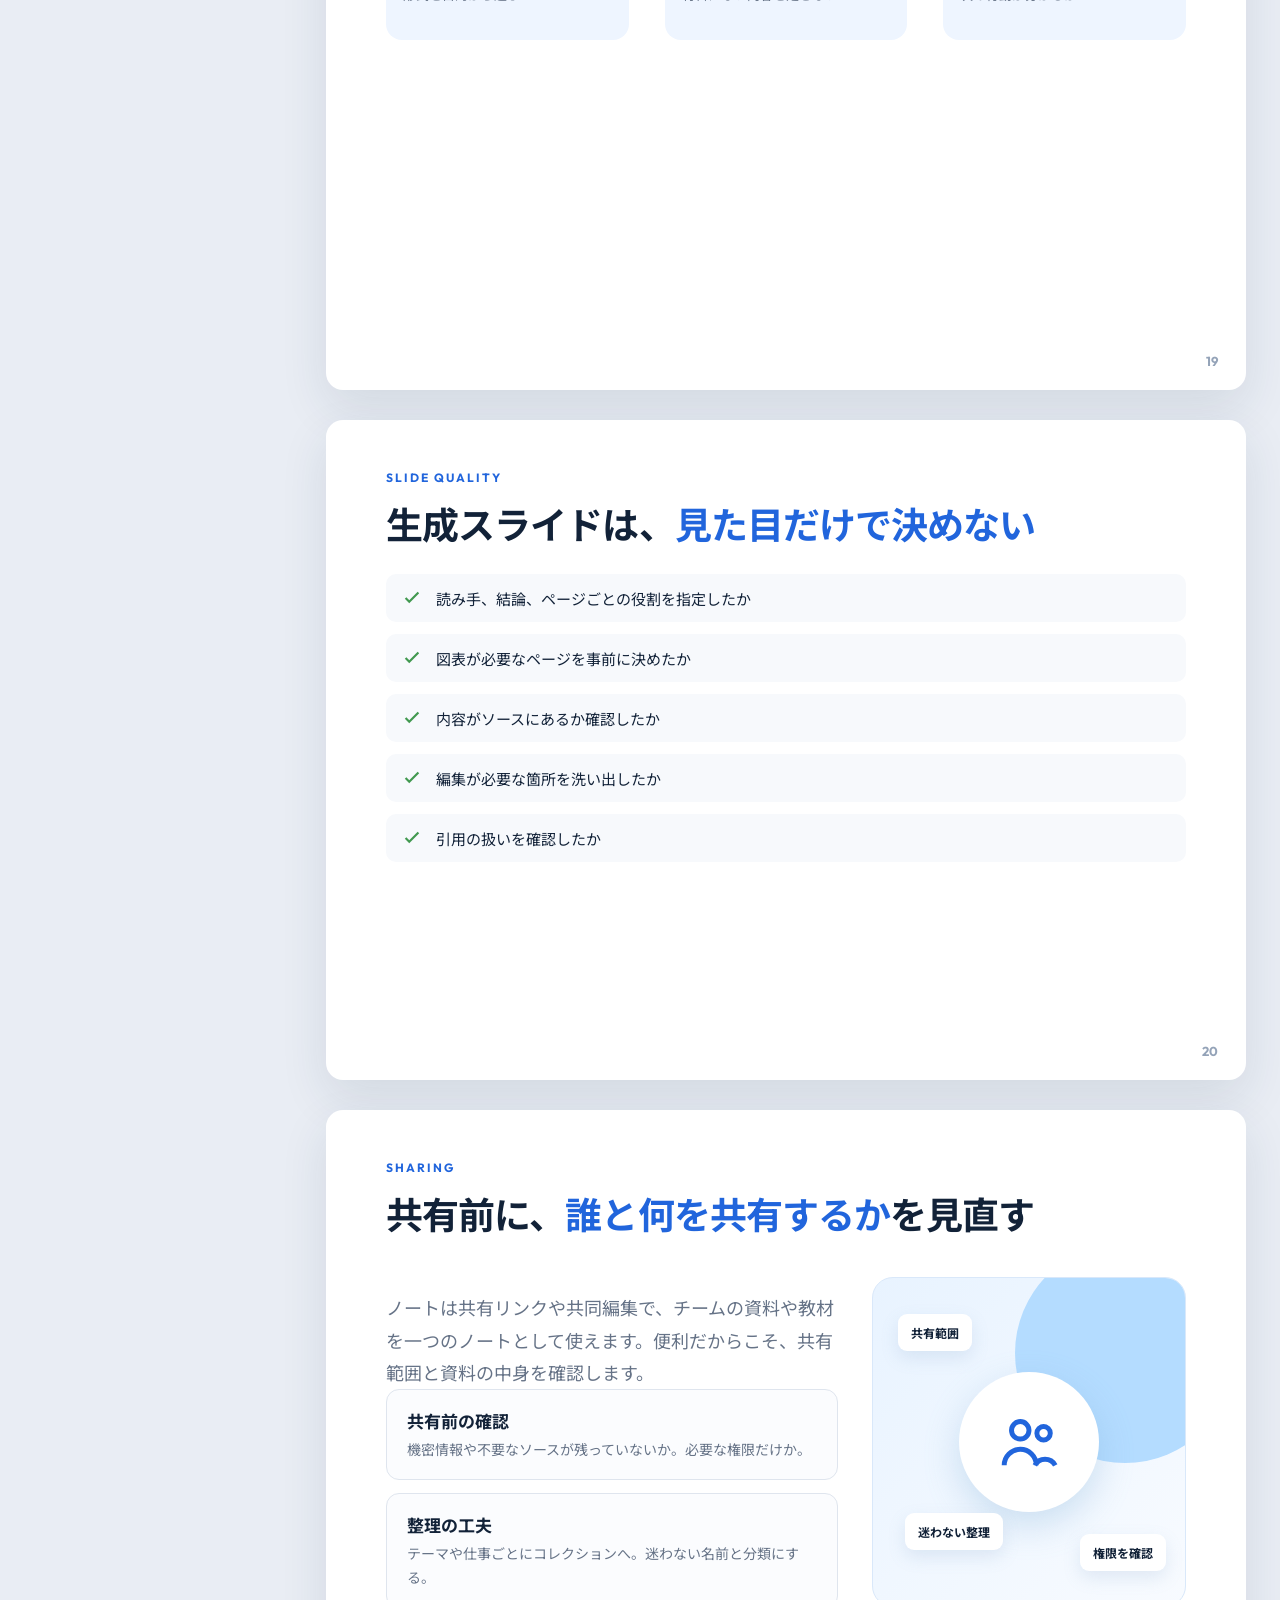
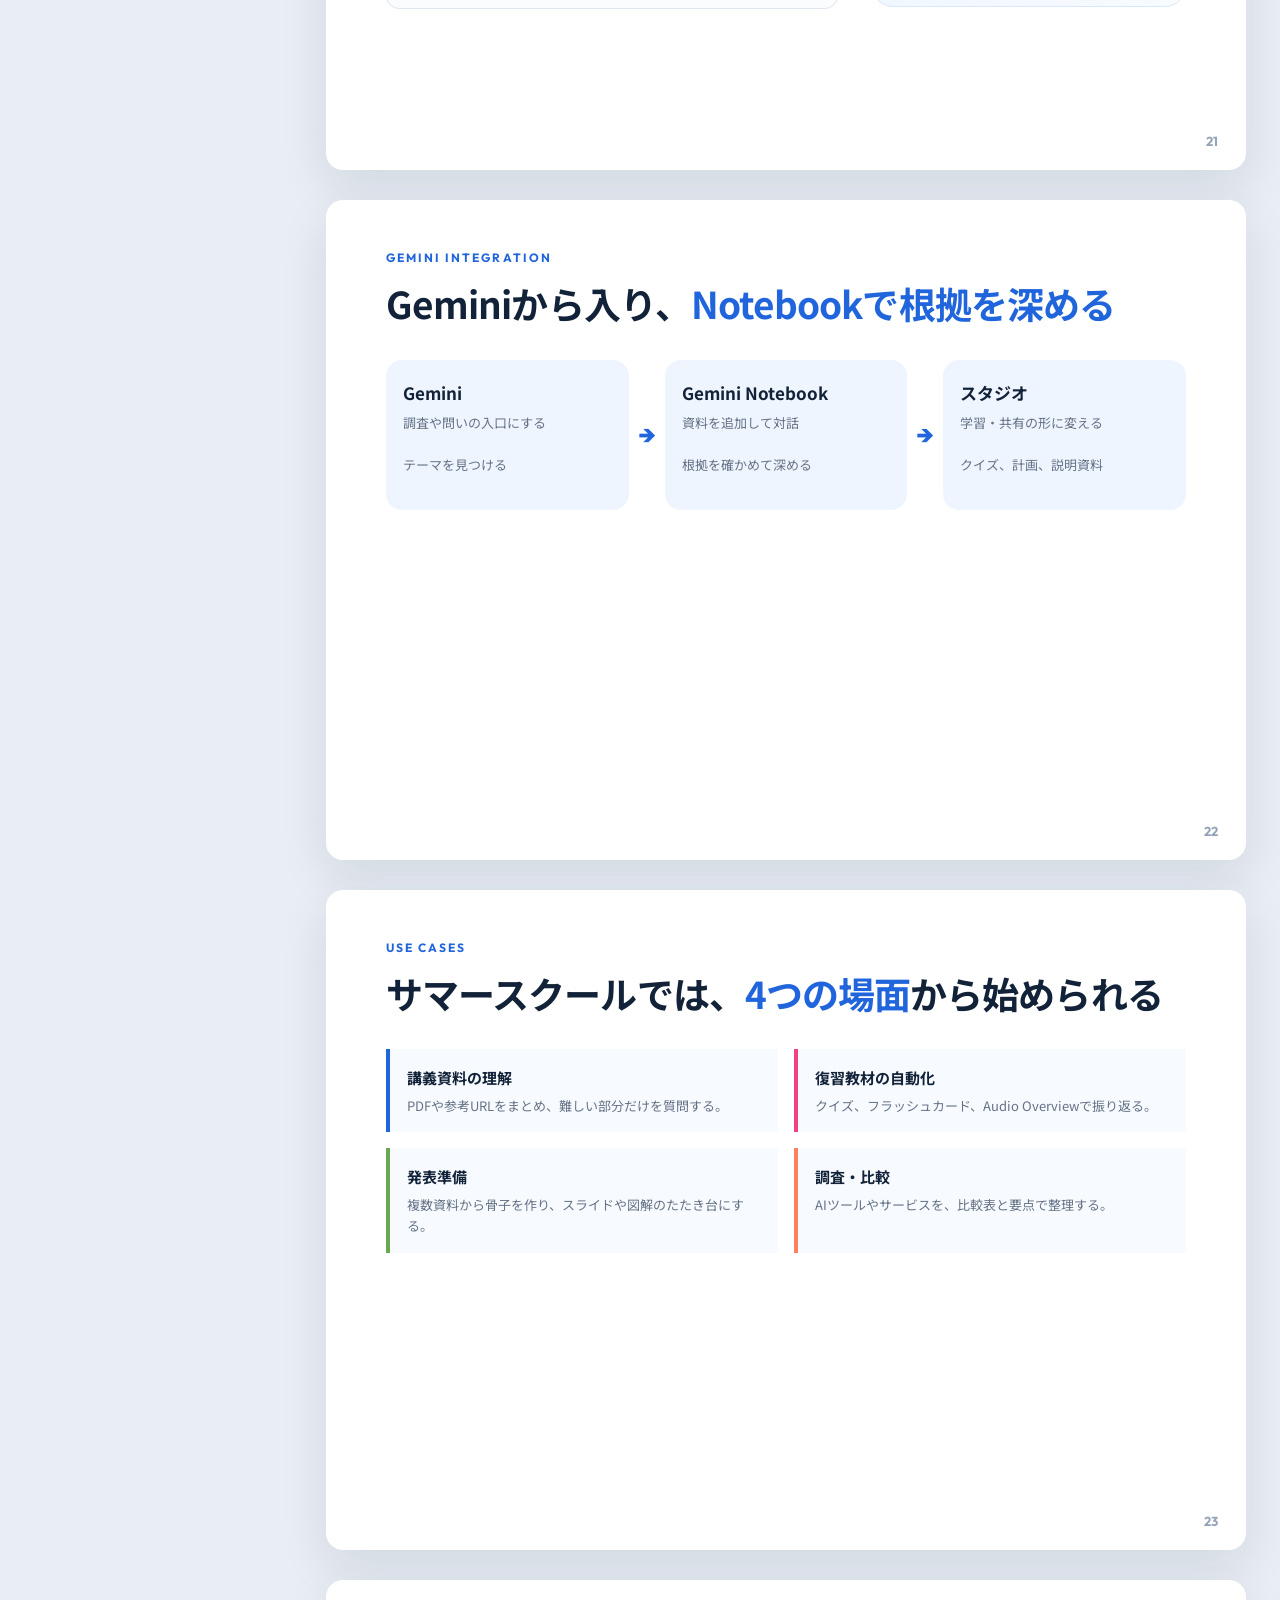
<file: day02/day02_index.html>
<!doctype html>
<html lang="ja">
<head>
  <meta charset="utf-8">
  <meta name="viewport" content="width=device-width, initial-scale=1">
  <title>Gemini Notebook 活用術 | AI SUMMER SCHOOL 2026</title>
  <link rel="stylesheet" href="day02_styles.css">
</head>
<body>
  <svg class="sprite" aria-hidden="true"><symbol id="spark" viewBox="0 0 24 24"><path d="m12 2 1.8 7.2L21 11l-7.2 1.8L12 20l-1.8-7.2L3 11l7.2-1.8Z"/></symbol><symbol id="book" viewBox="0 0 24 24"><path d="M4 5.5A2.5 2.5 0 0 1 6.5 3H20v16H6.5A2.5 2.5 0 0 0 4 21.5Zm0 0V21.5M8 7h8M8 11h8"/></symbol><symbol id="check" viewBox="0 0 24 24"><path d="m5 12 4 4L19 6"/></symbol><symbol id="users" viewBox="0 0 24 24"><circle cx="9" cy="8" r="3"/><circle cx="17" cy="9" r="2.3"/><path d="M3.5 20a5.5 5.5 0 0 1 11 0M14 20a4 4 0 0 1 7 0"/></symbol></svg>
  <div class="app-shell">
    <aside class="rail"><div class="rail-inner">
      <p class="brand-kicker">AI-FUKUOKA</p><h1>AI SUMMER<br>SCHOOL 2026</h1>
      <p class="brand-sub">Gemini Notebook<br>活用術</p>
      <nav id="toc" class="toc" aria-label="スライド一覧"></nav>
    </div></aside>
    <div class="workspace">
      <header class="topbar"><div><p class="eyebrow">SLIDE OUTPUT / 60 MIN</p><p class="top-title">Gemini Notebook（旧NotebookLM）活用術</p></div><div class="top-actions"><span id="counter">1 / 26</span><button id="print-btn">印刷 / PDF</button></div></header>
      <main id="deck" class="deck" aria-live="polite"></main>
    </div>
  </div>
  <script src="day02_app.js"></script>
</body>
</html>
</file>
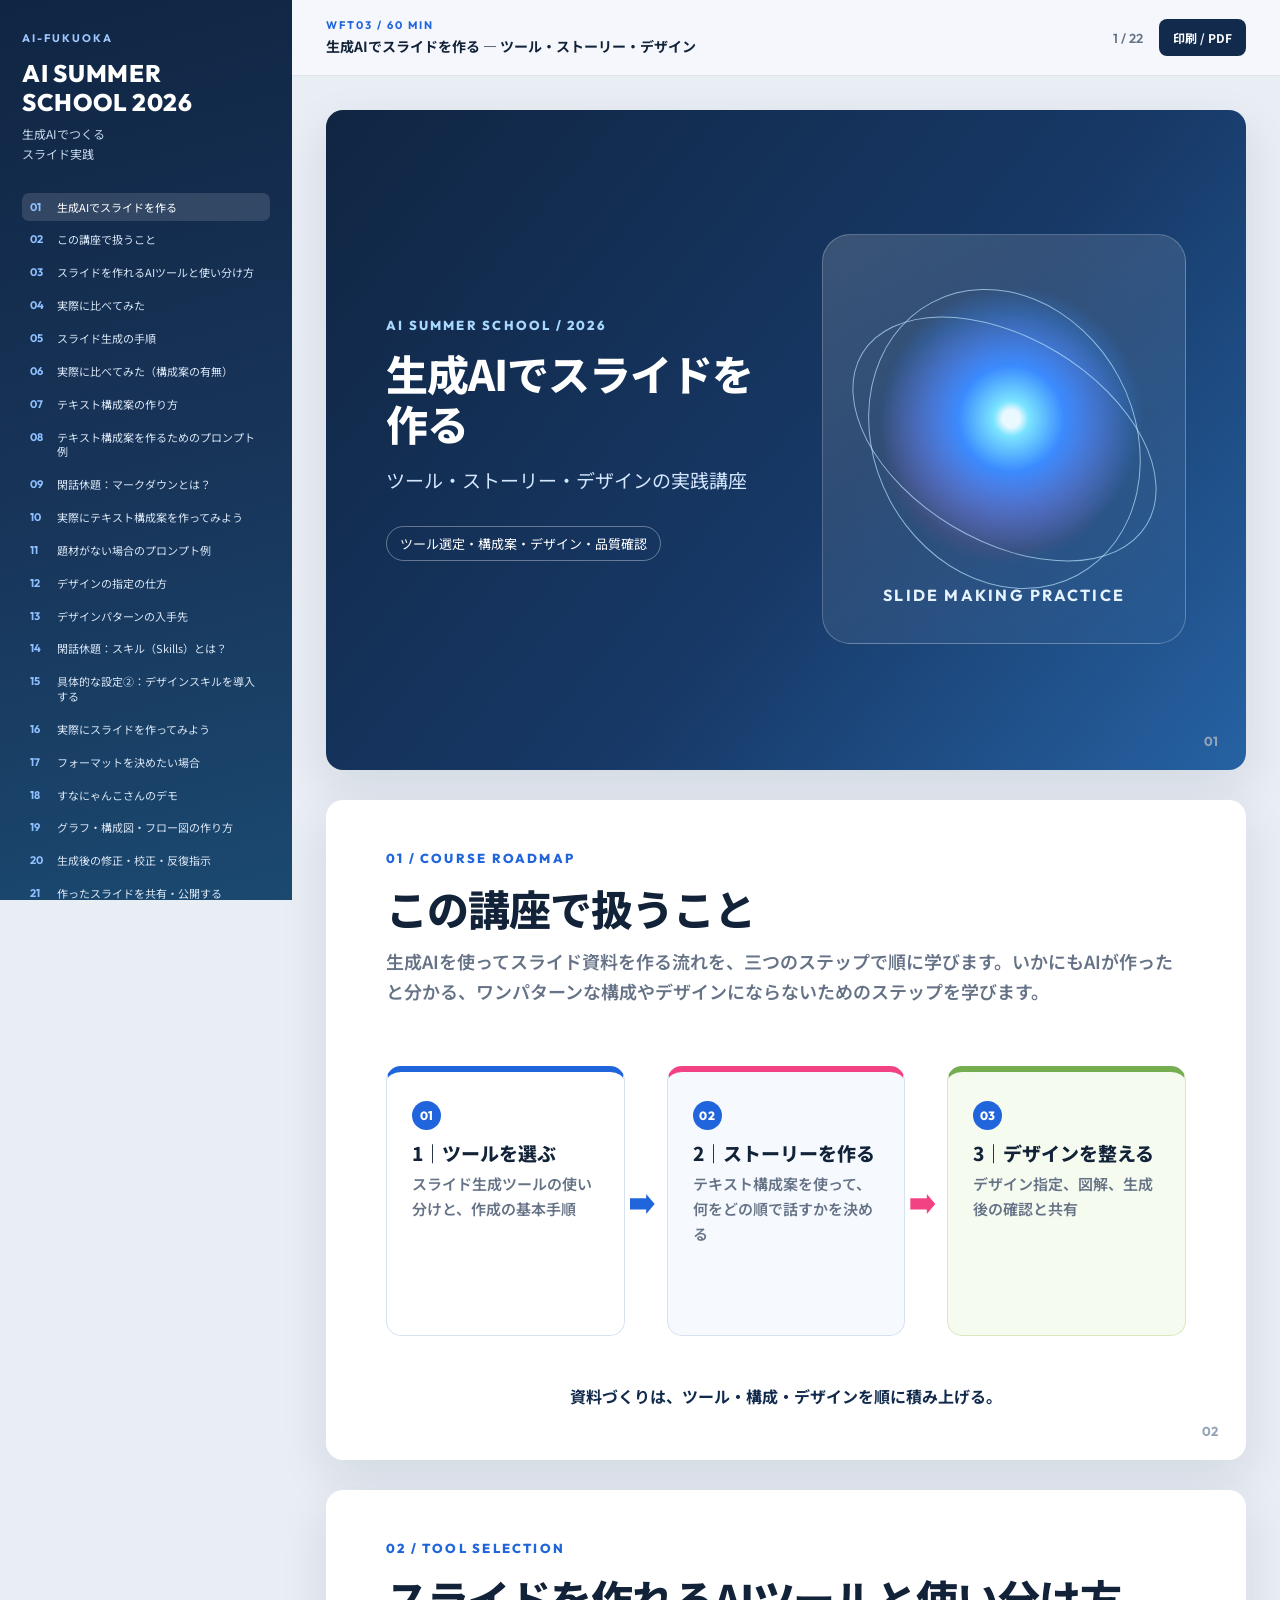
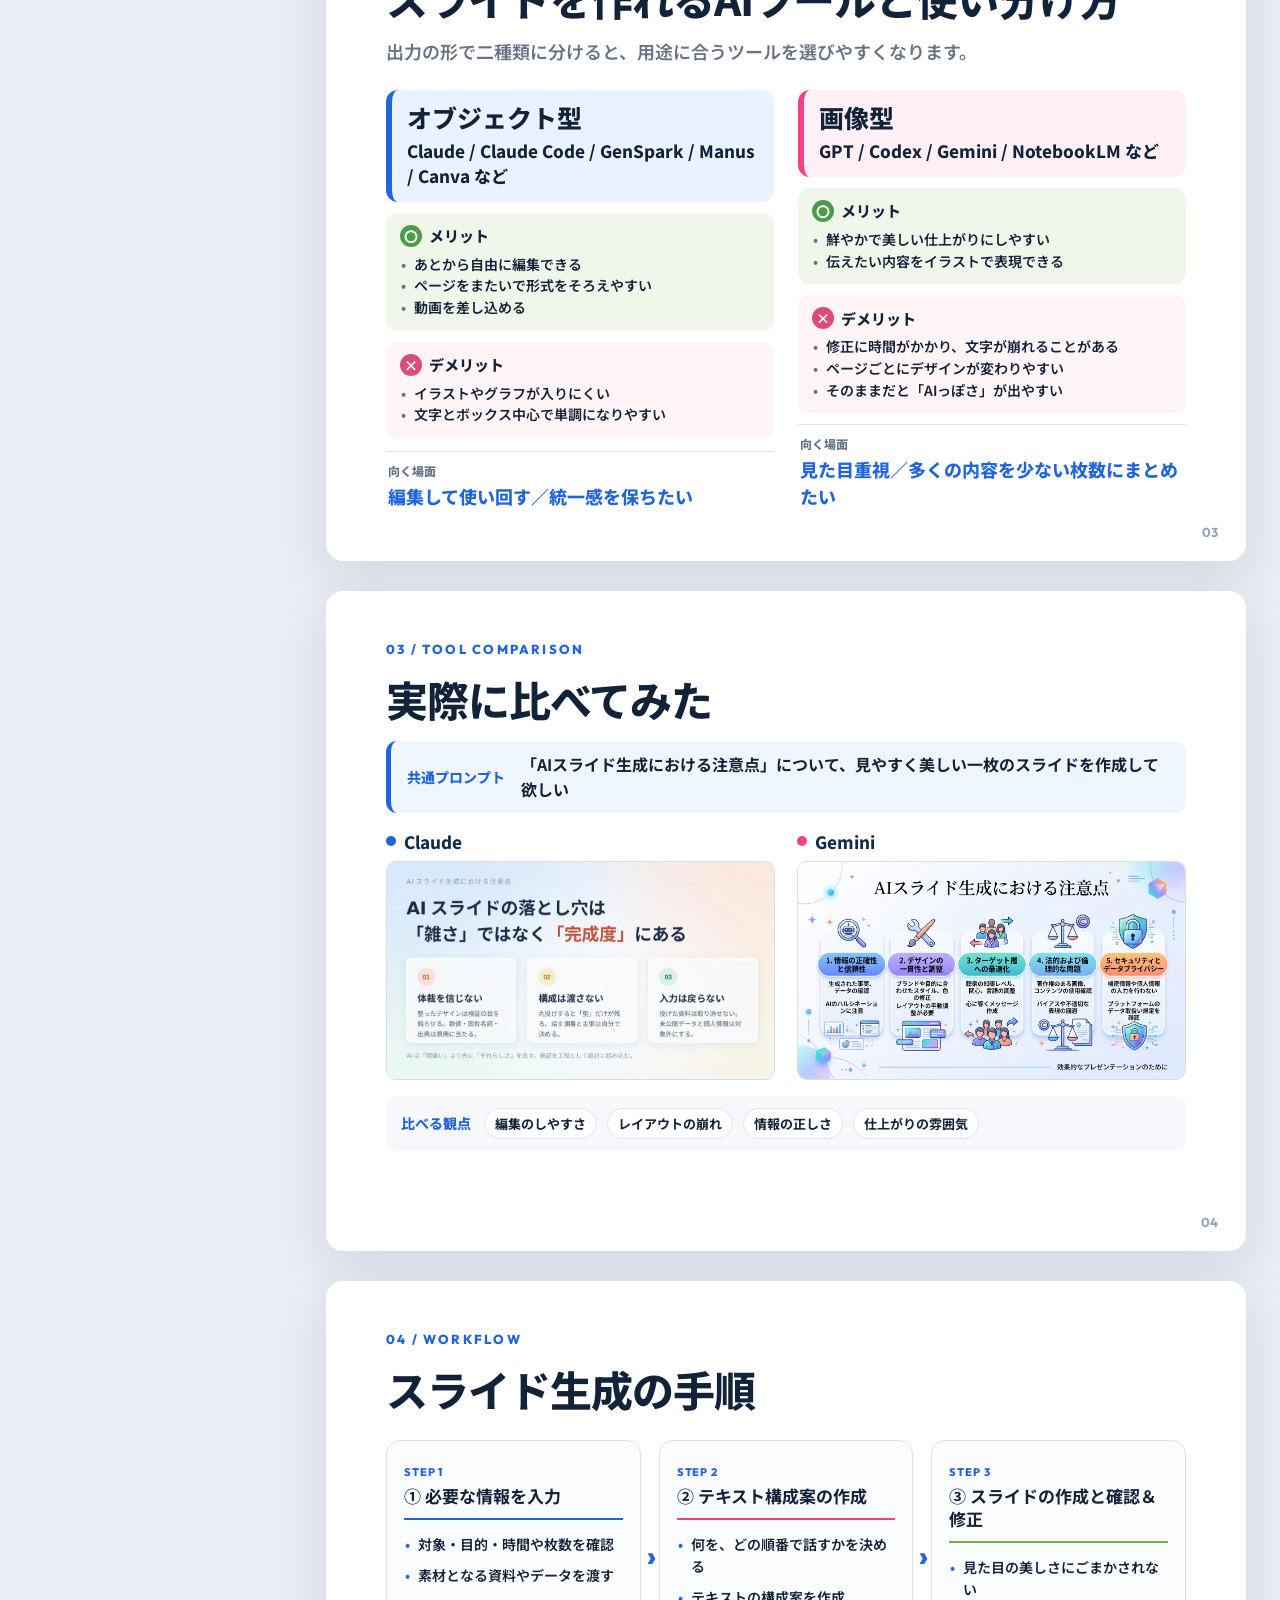
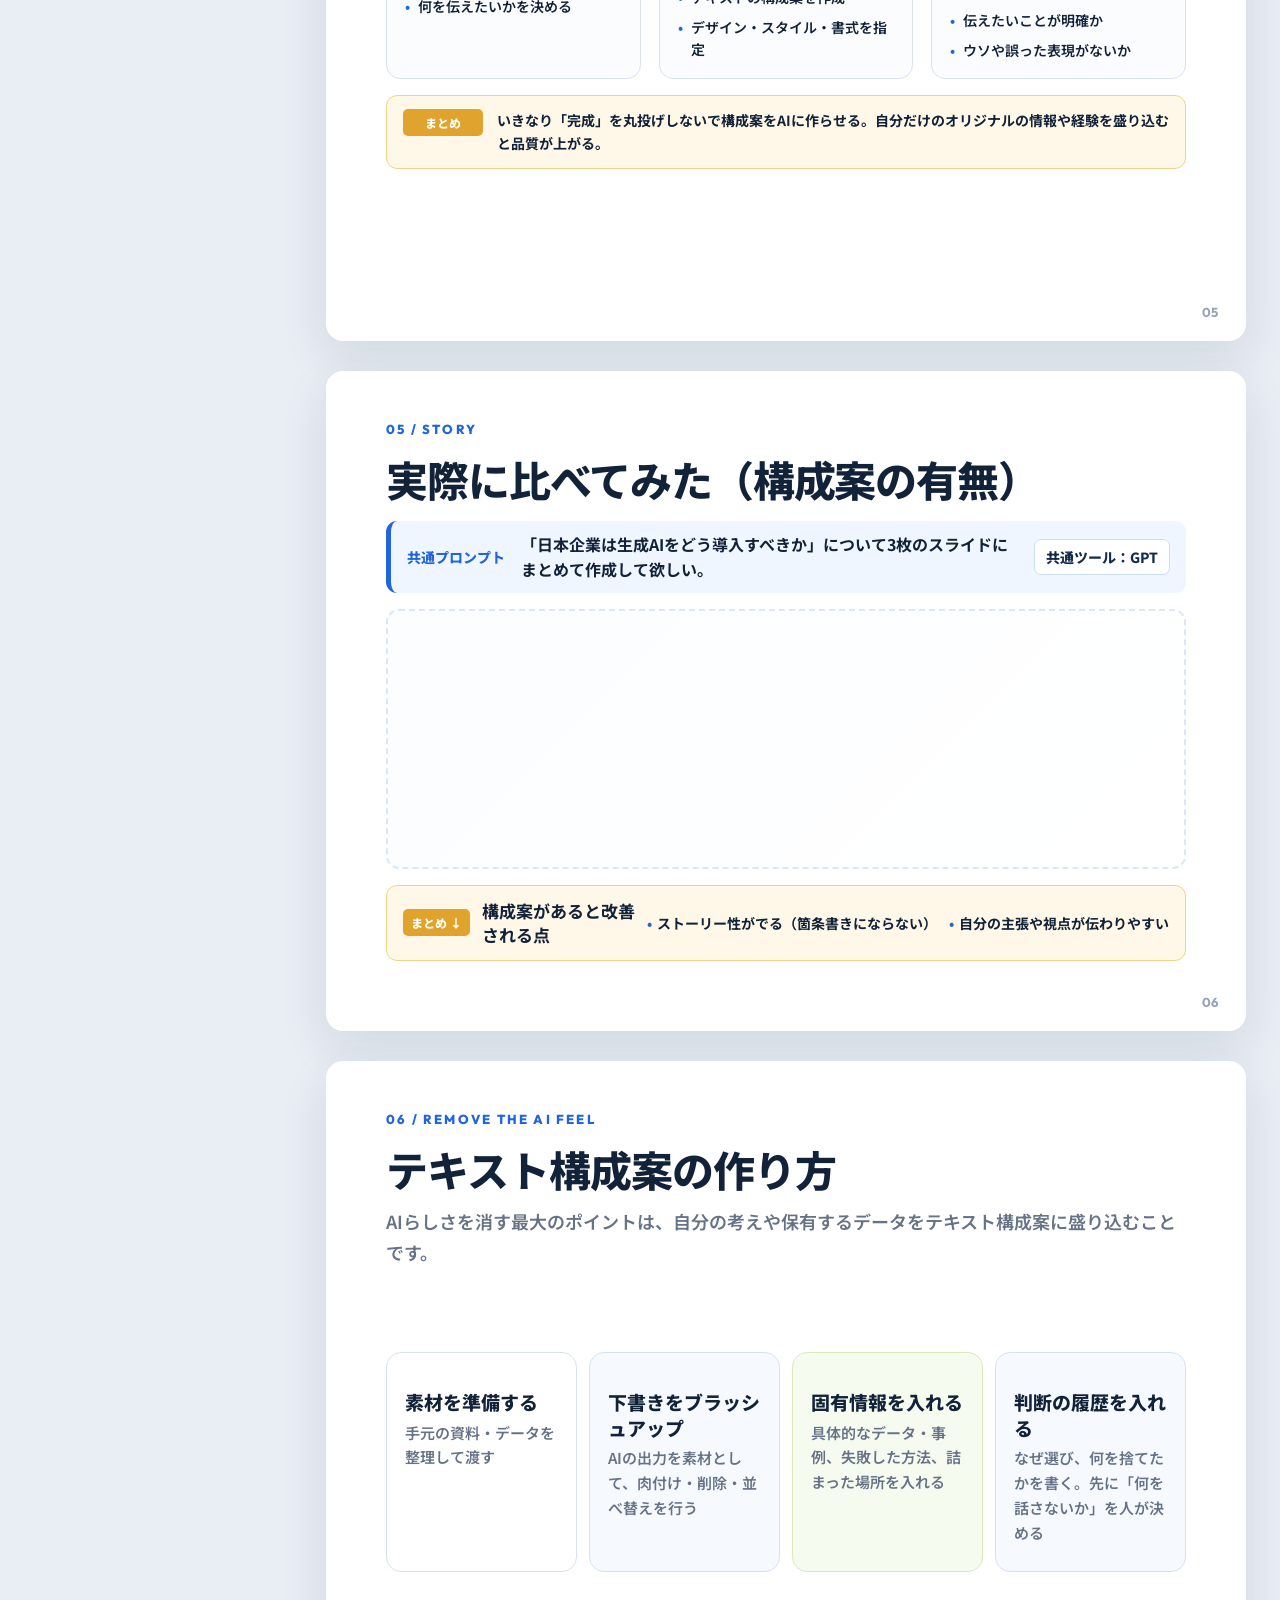
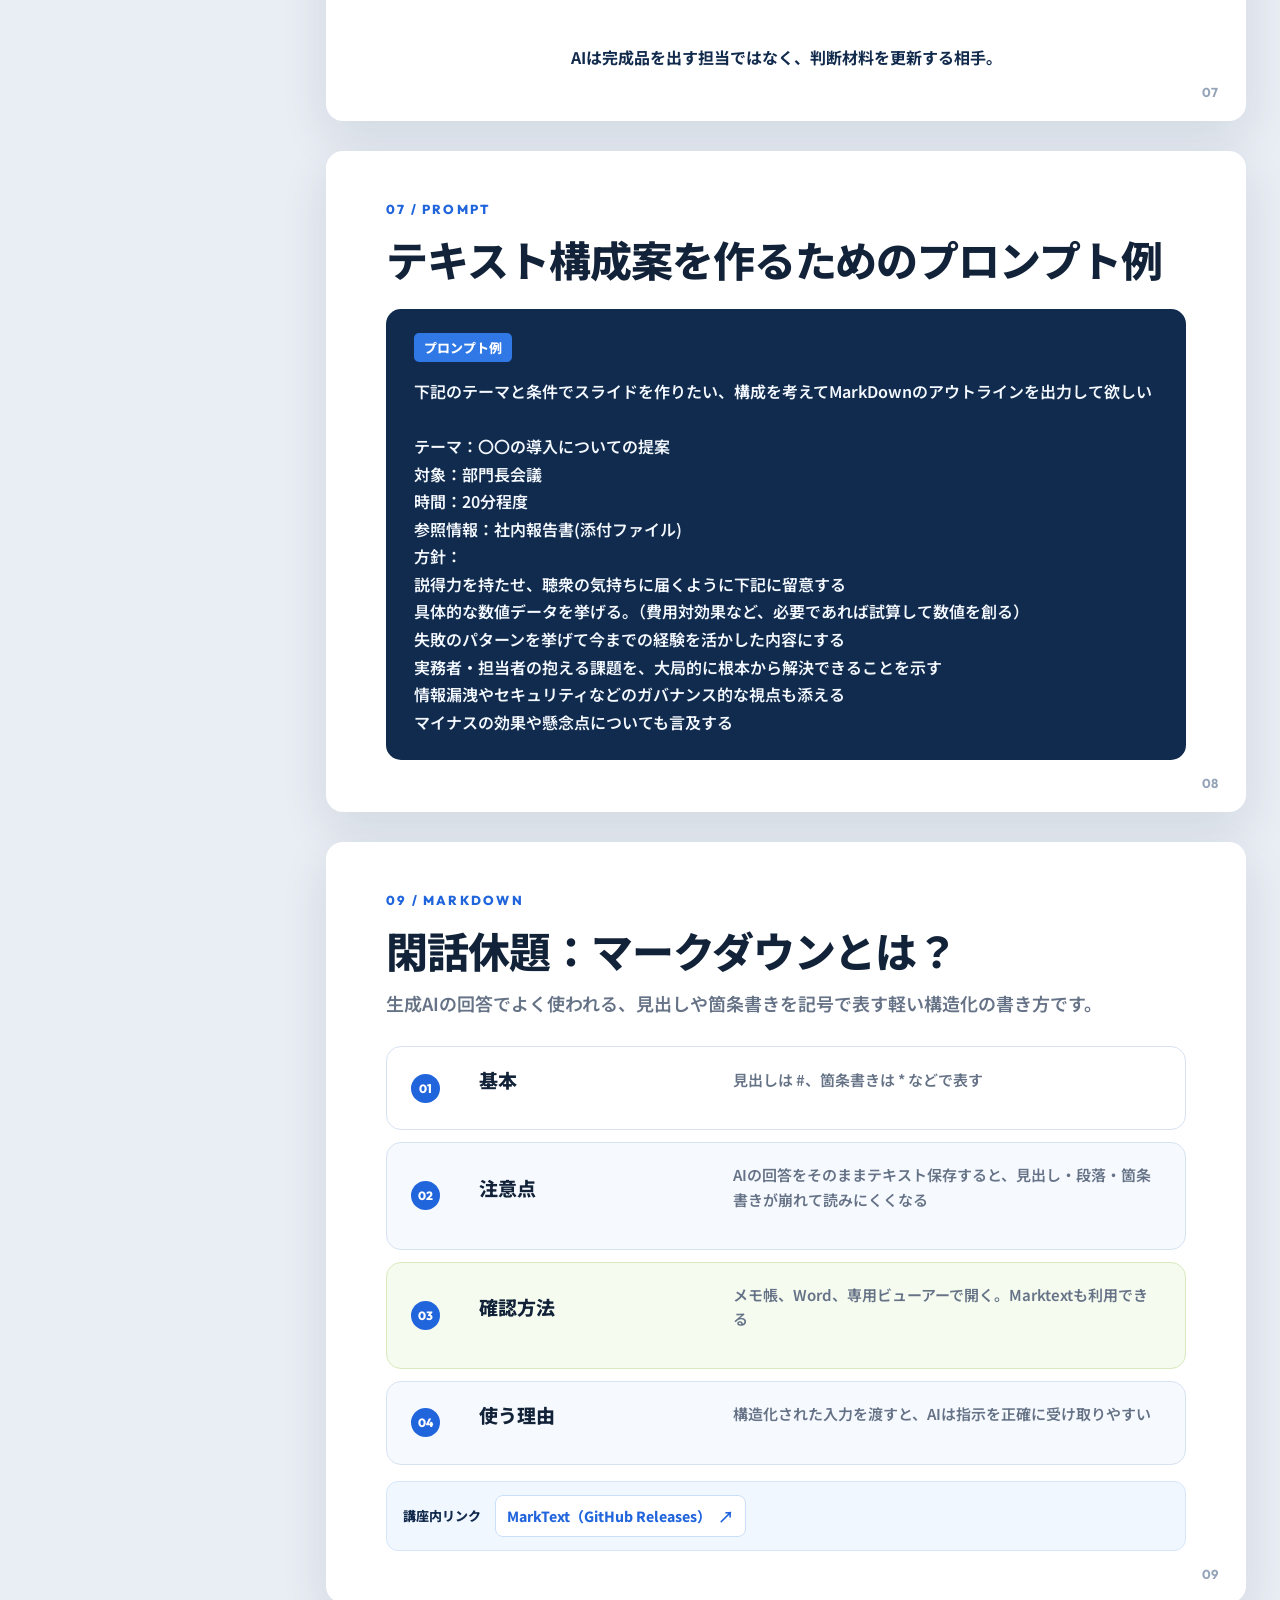
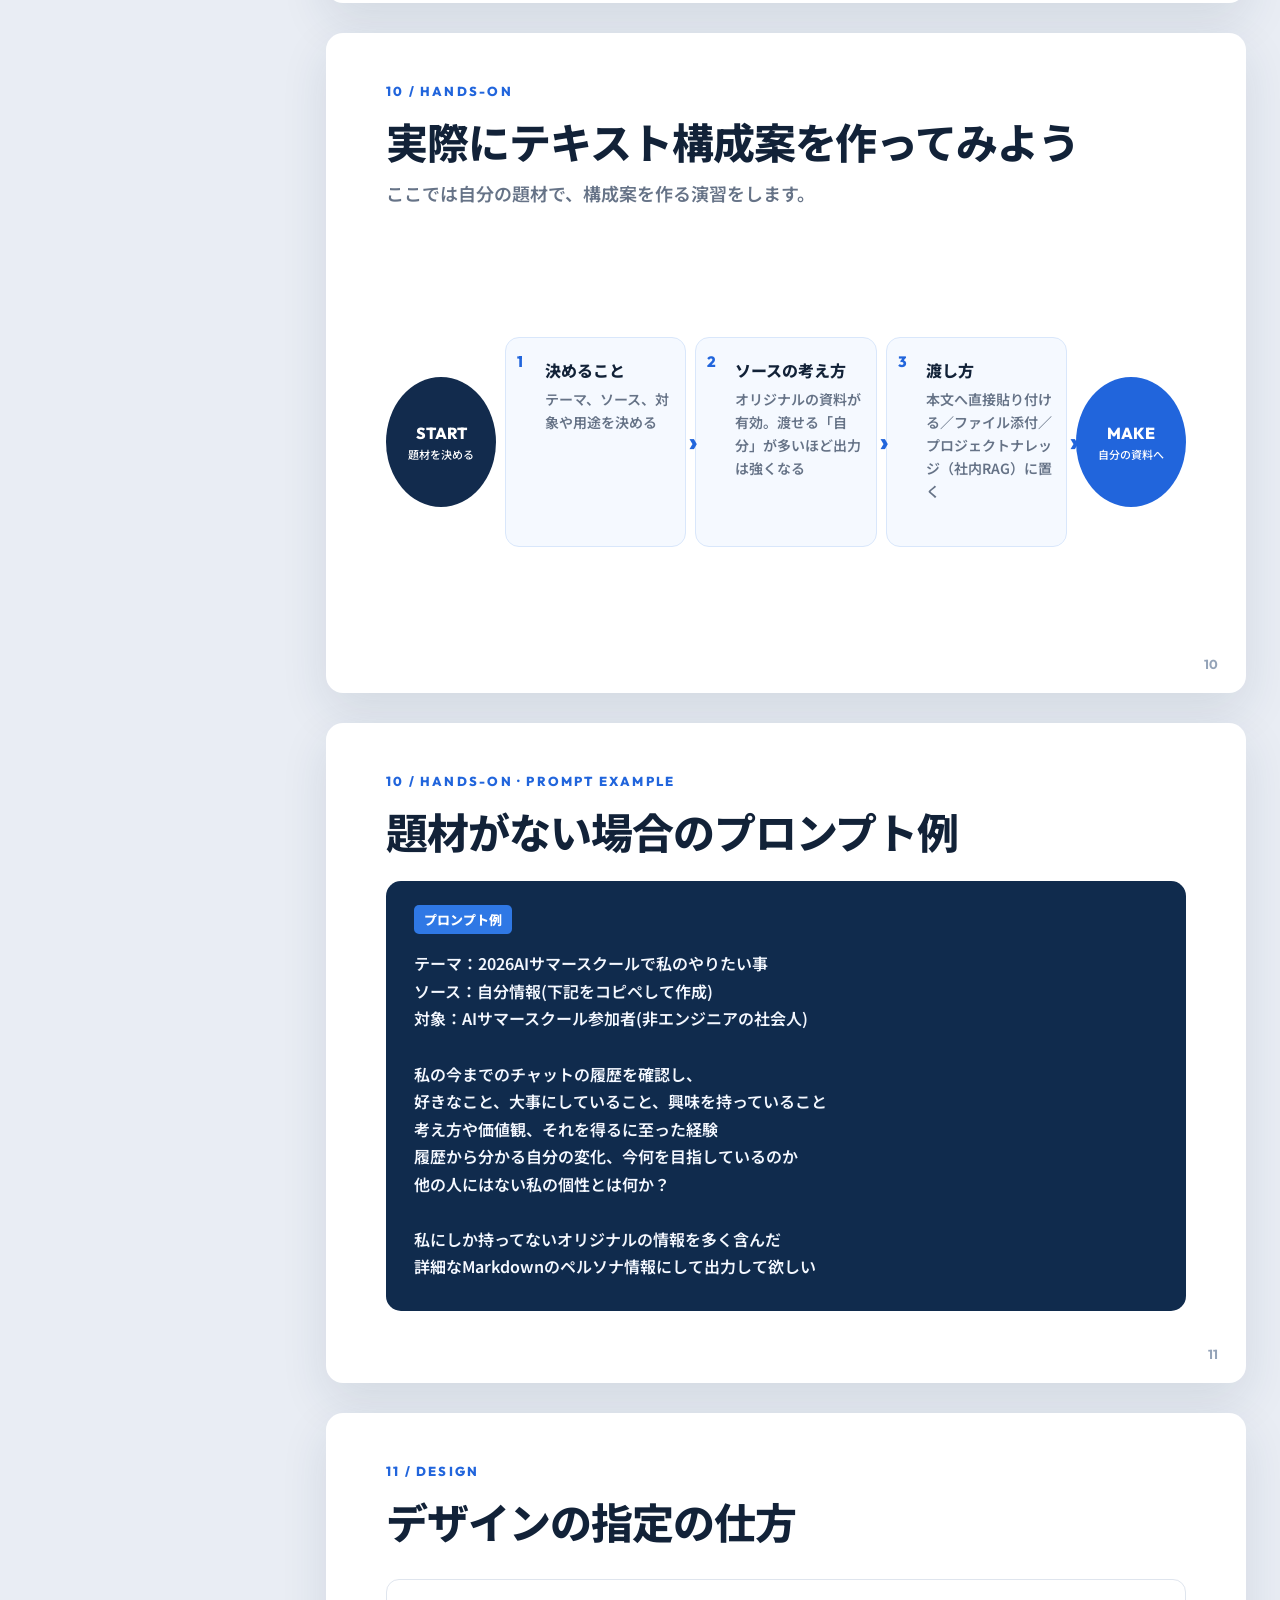
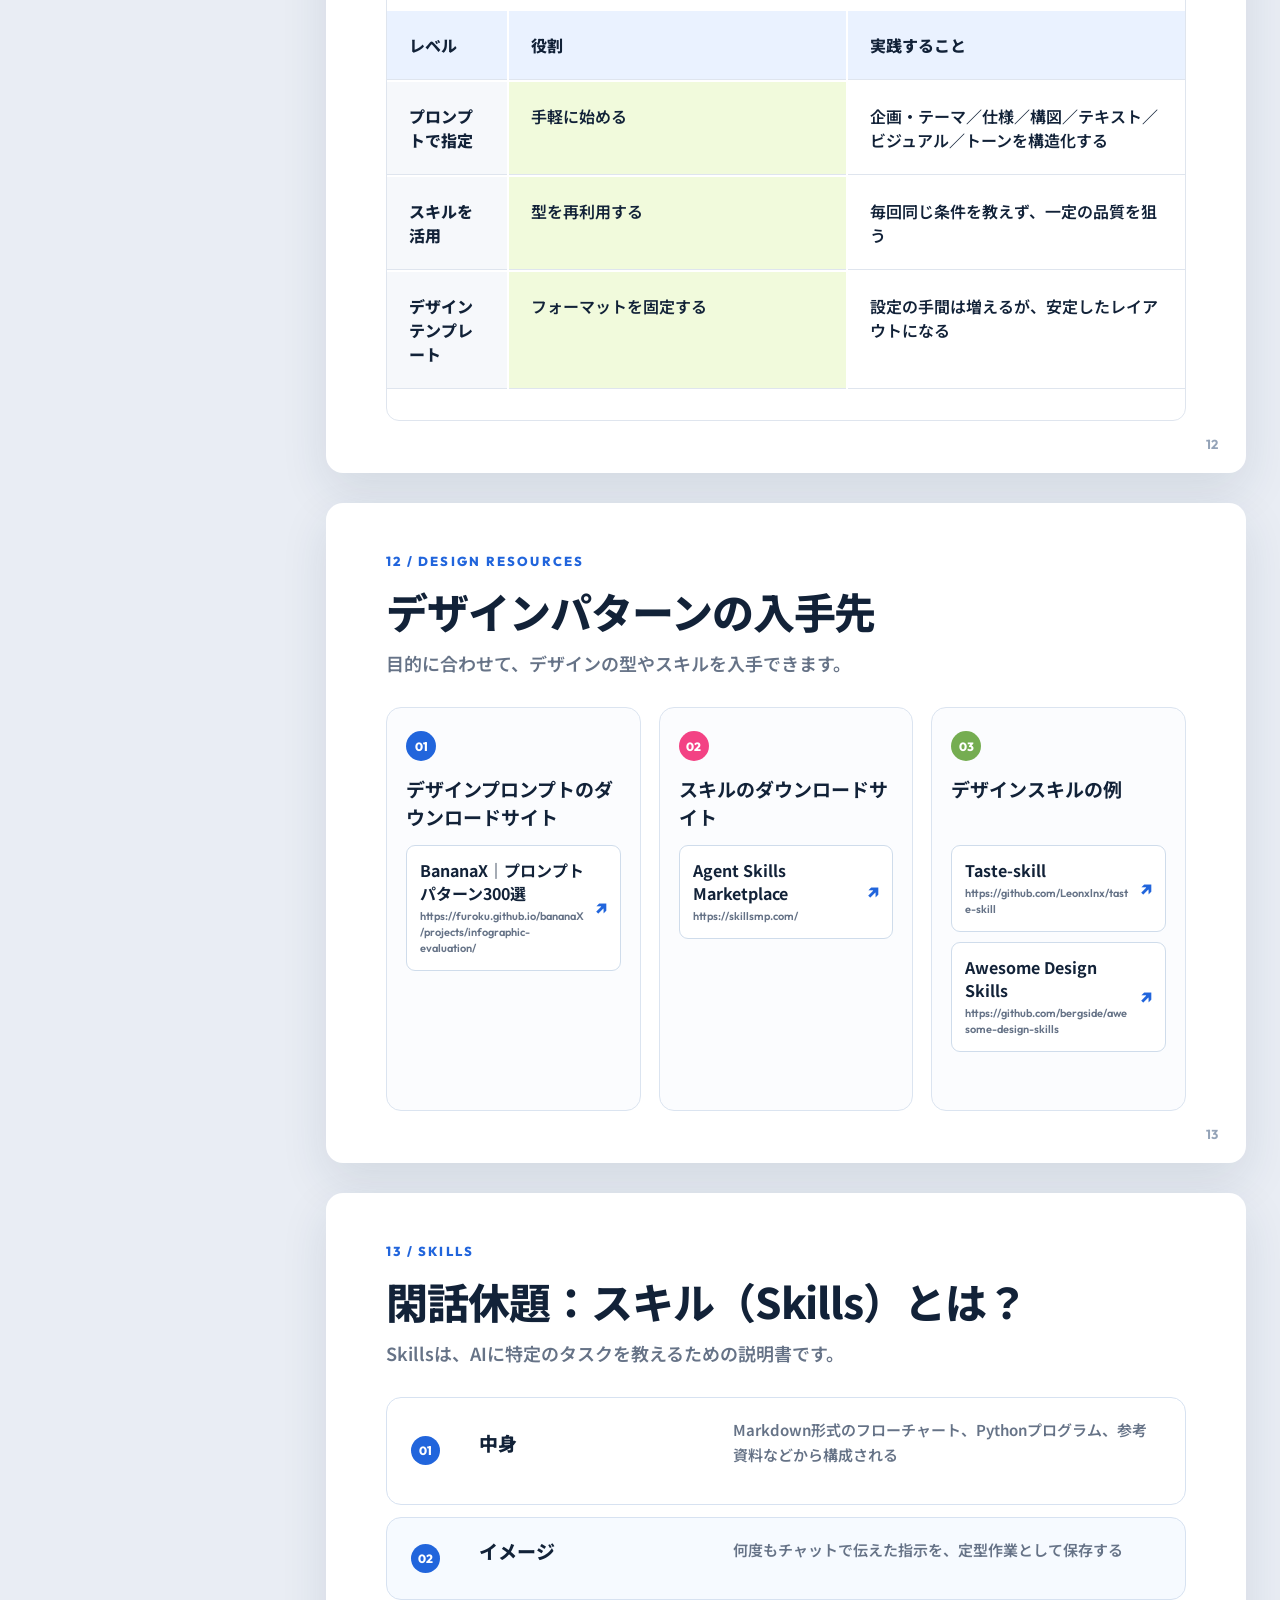
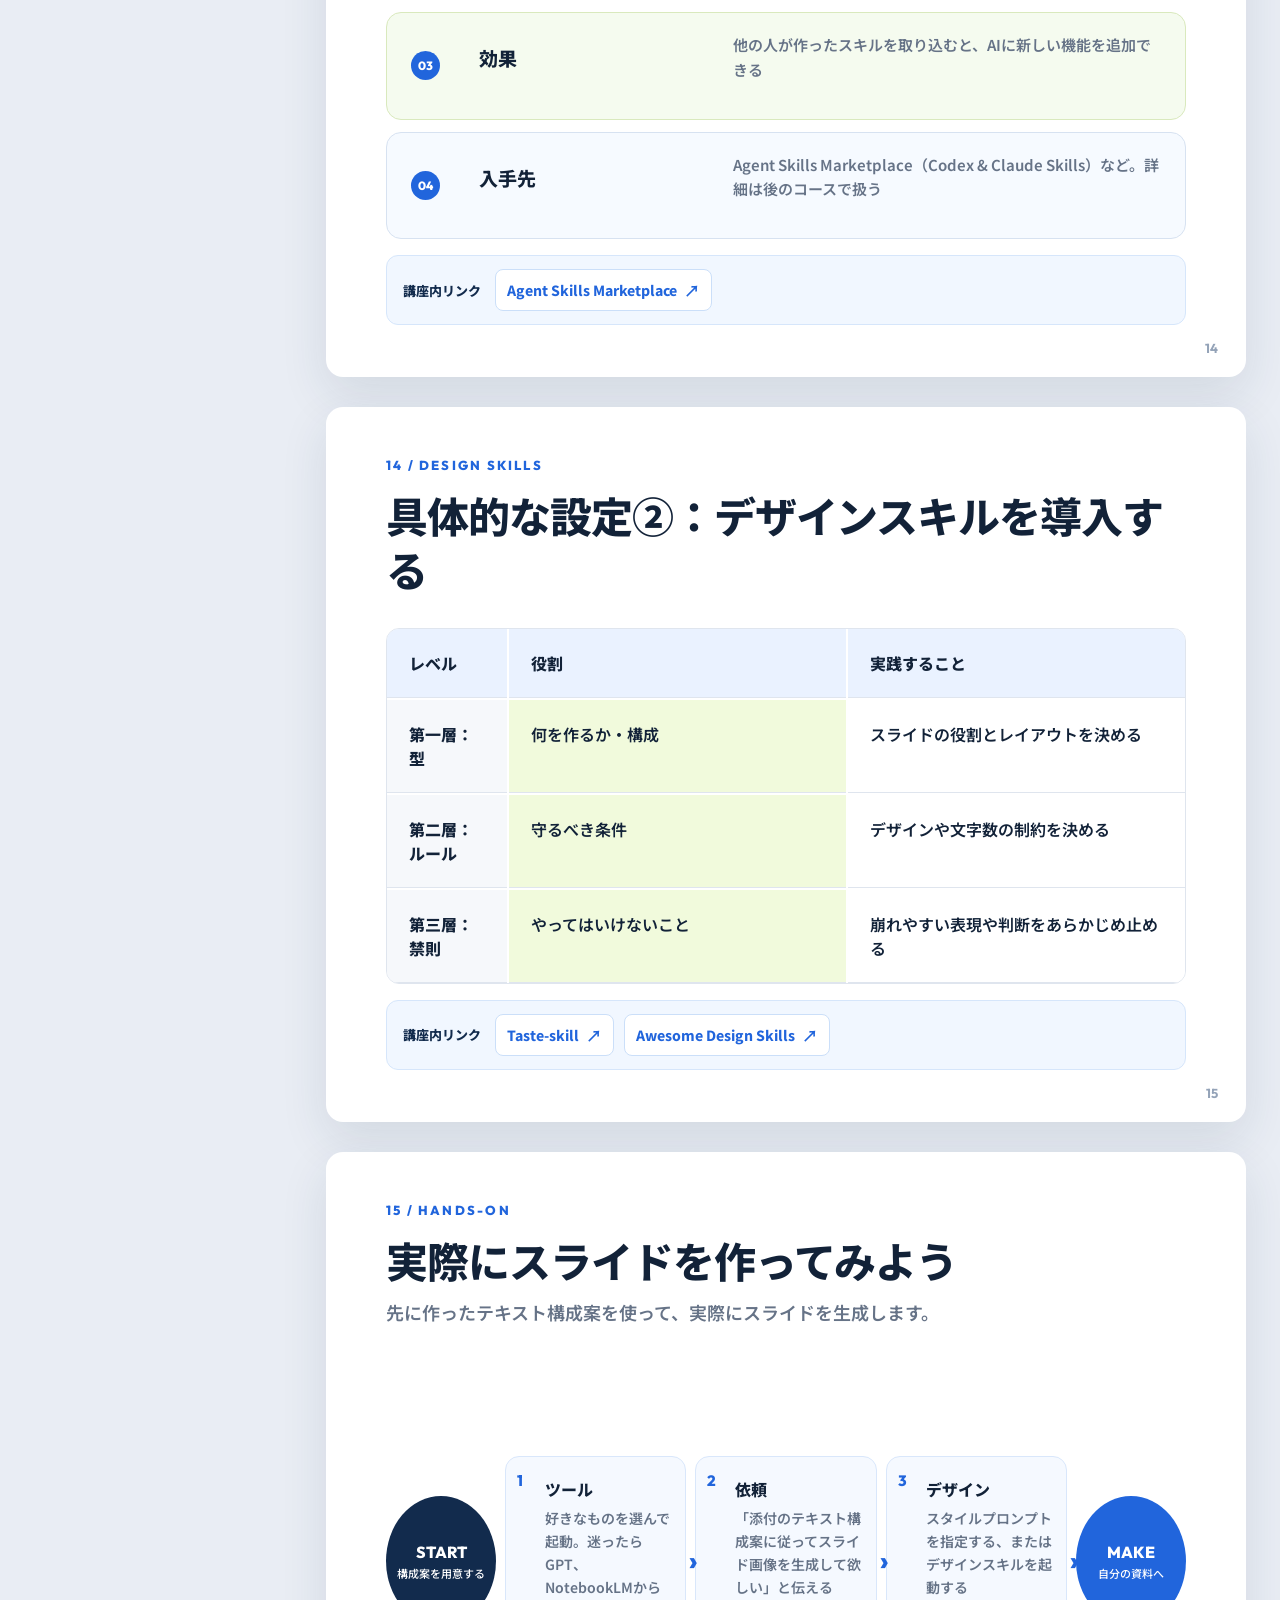
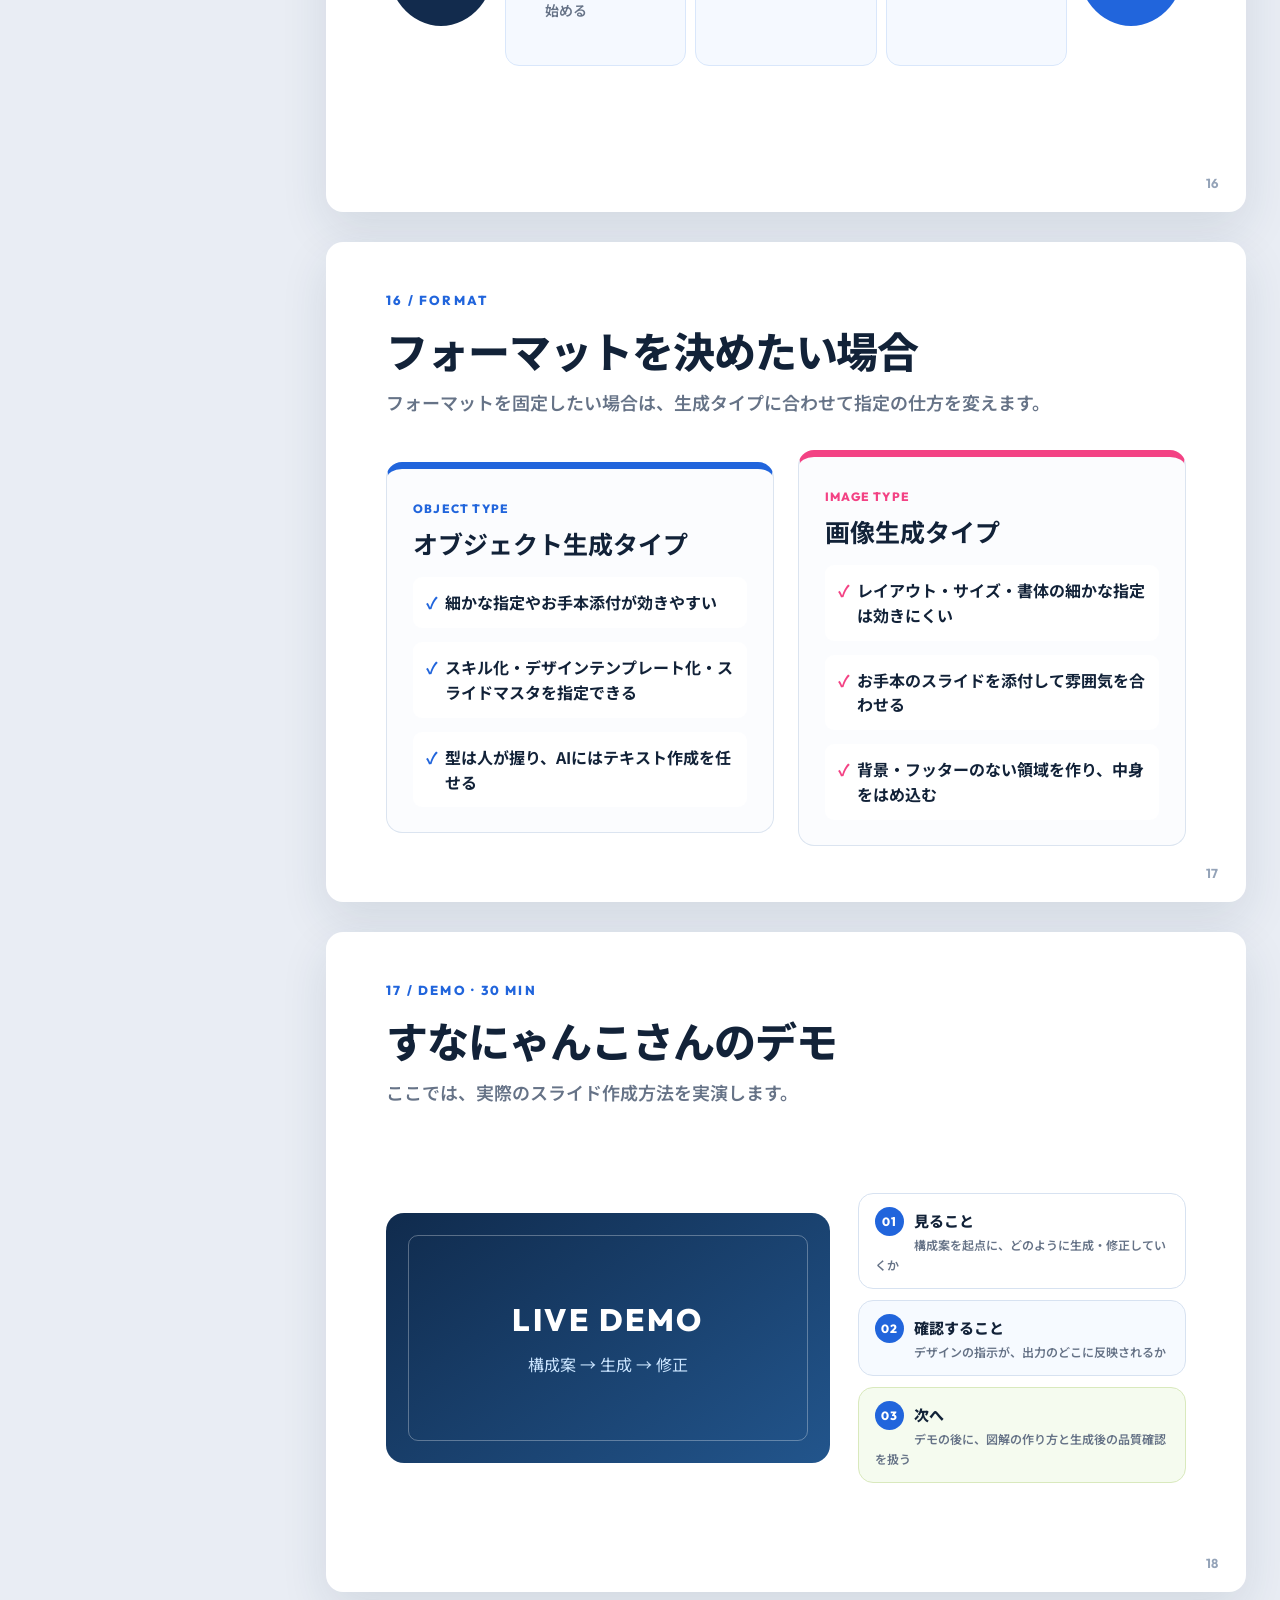
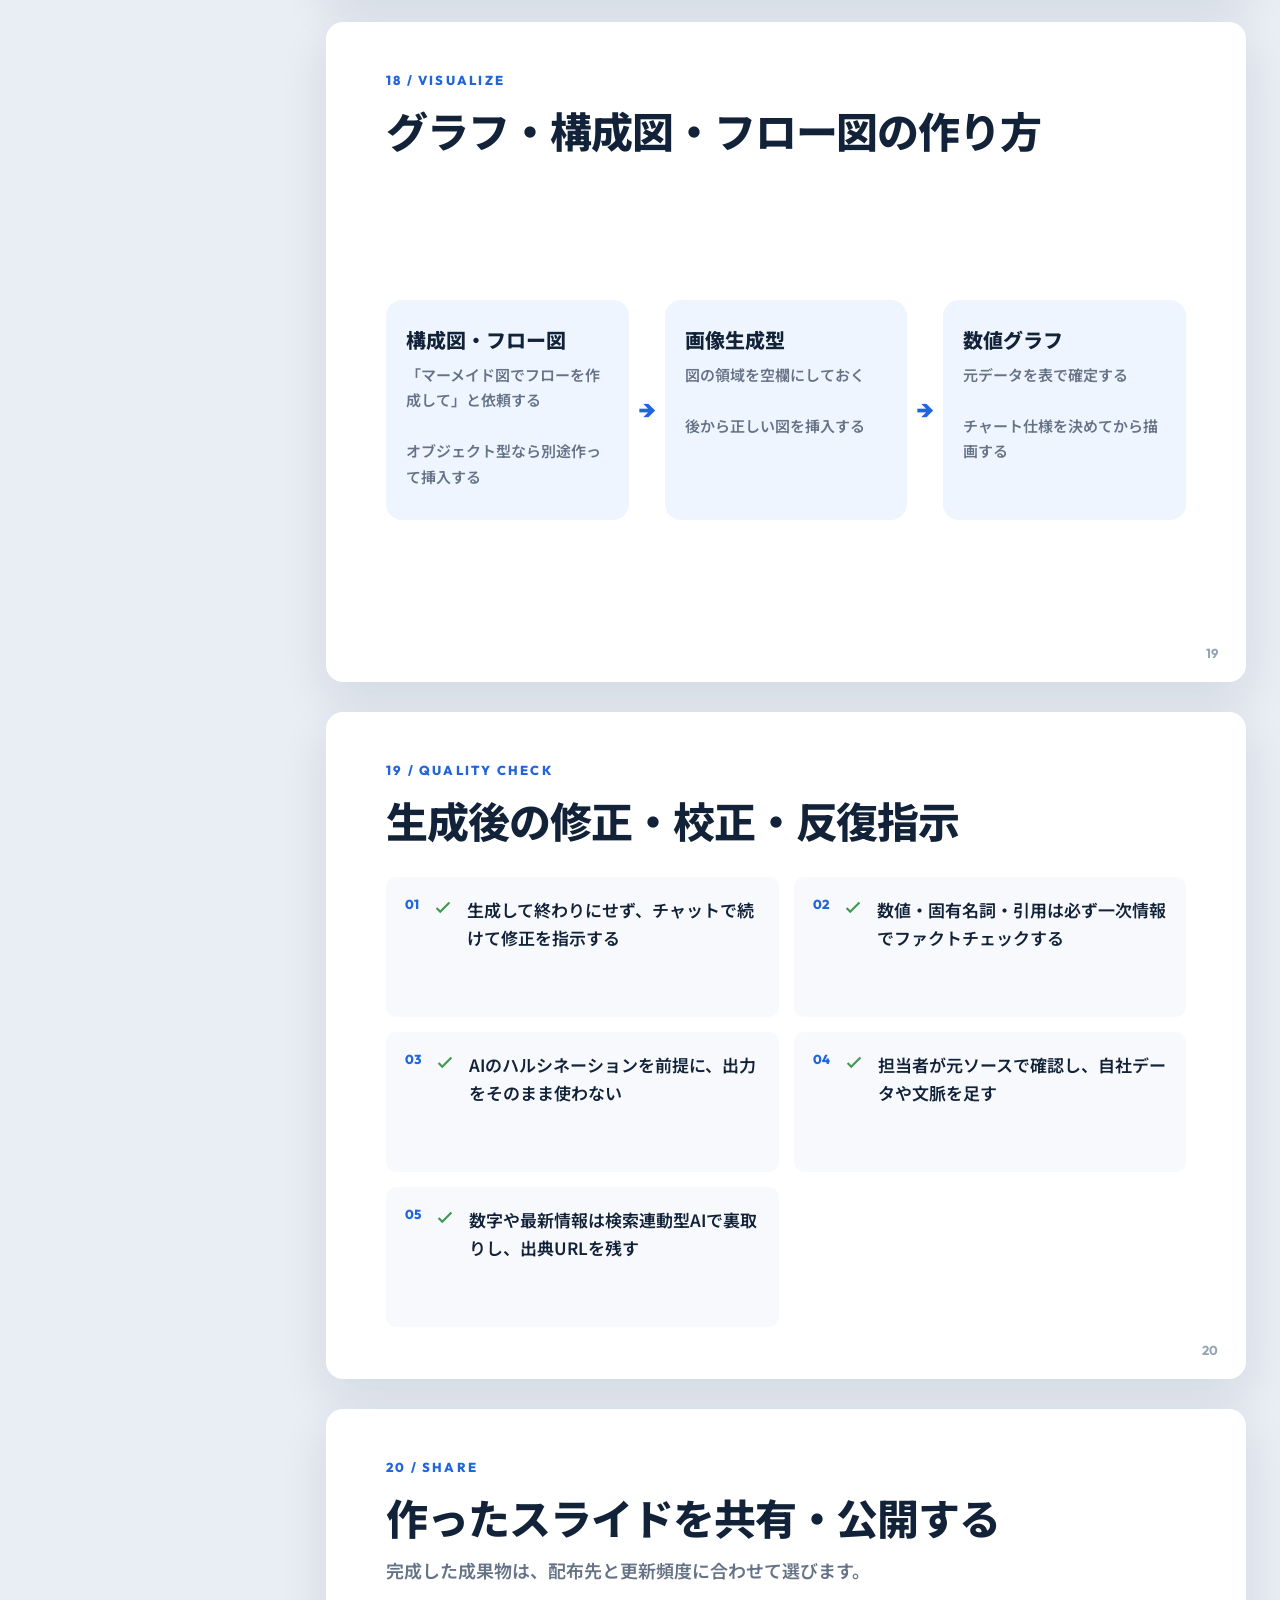
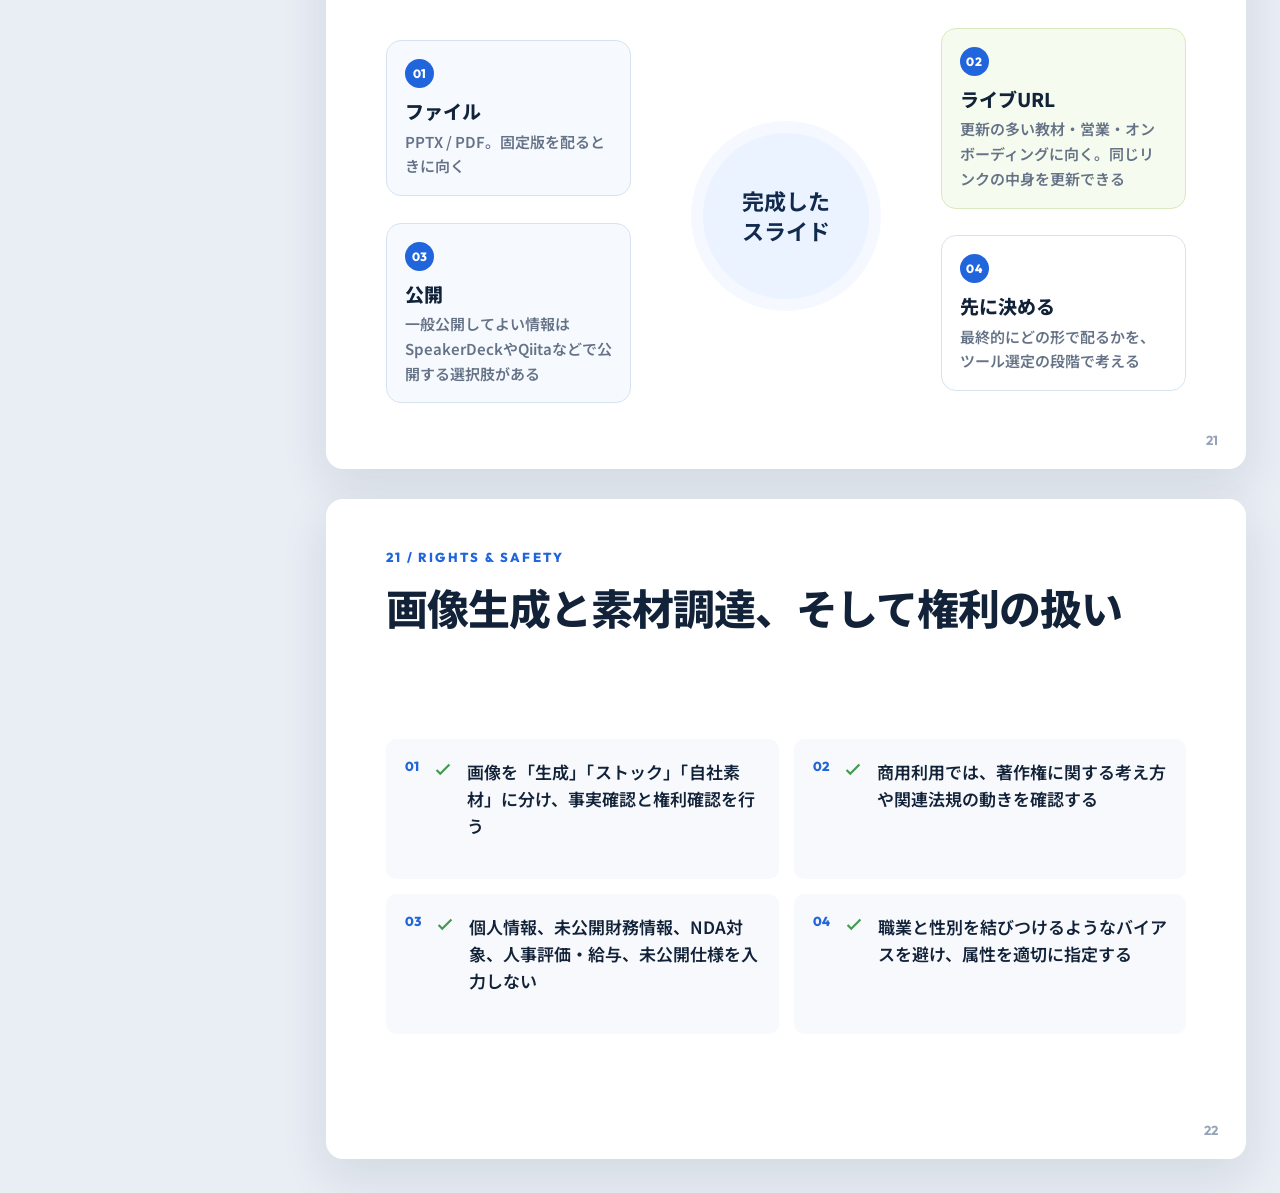
<file: day03/day03_index.html>
<!doctype html>
<html lang="ja">
<head>
  <meta charset="utf-8">
  <meta name="viewport" content="width=device-width, initial-scale=1">
  <title>生成AIでスライドを作る | AI SUMMER SCHOOL 2026</title>
  <link rel="stylesheet" href="day03_styles.css?v=format-compare-20260816">
</head>
<body>
  <svg class="sprite" aria-hidden="true"><symbol id="spark" viewBox="0 0 24 24"><path d="m12 2 1.8 7.2L21 11l-7.2 1.8L12 20l-1.8-7.2L3 11l7.2-1.8Z"/></symbol><symbol id="book" viewBox="0 0 24 24"><path d="M4 5.5A2.5 2.5 0 0 1 6.5 3H20v16H6.5A2.5 2.5 0 0 0 4 21.5Zm0 0V21.5M8 7h8M8 11h8"/></symbol><symbol id="check" viewBox="0 0 24 24"><path d="m5 12 4 4L19 6"/></symbol><symbol id="users" viewBox="0 0 24 24"><circle cx="9" cy="8" r="3"/><circle cx="17" cy="9" r="2.3"/><path d="M3.5 20a5.5 5.5 0 0 1 11 0M14 20a4 4 0 0 1 7 0"/></symbol></svg>
  <div class="app-shell">
    <aside class="rail"><div class="rail-inner">
      <p class="brand-kicker">AI-FUKUOKA</p><h1>AI SUMMER<br>SCHOOL 2026</h1>
      <p class="brand-sub">生成AIでつくる<br>スライド実践</p>
      <nav id="toc" class="toc" aria-label="スライド一覧"></nav>
    </div></aside>
    <div class="workspace">
      <header class="topbar"><div><p class="eyebrow">WFT03 / 60 MIN</p><p class="top-title">生成AIでスライドを作る ― ツール・ストーリー・デザイン</p></div><div class="top-actions"><span id="counter">1 / 22</span><button id="print-btn">印刷 / PDF</button></div></header>
      <main id="deck" class="deck" aria-live="polite"></main>
    </div>
  </div>
  <script src="day03_app.js?v=format-compare-20260816"></script>
</body>
</html>
</file>
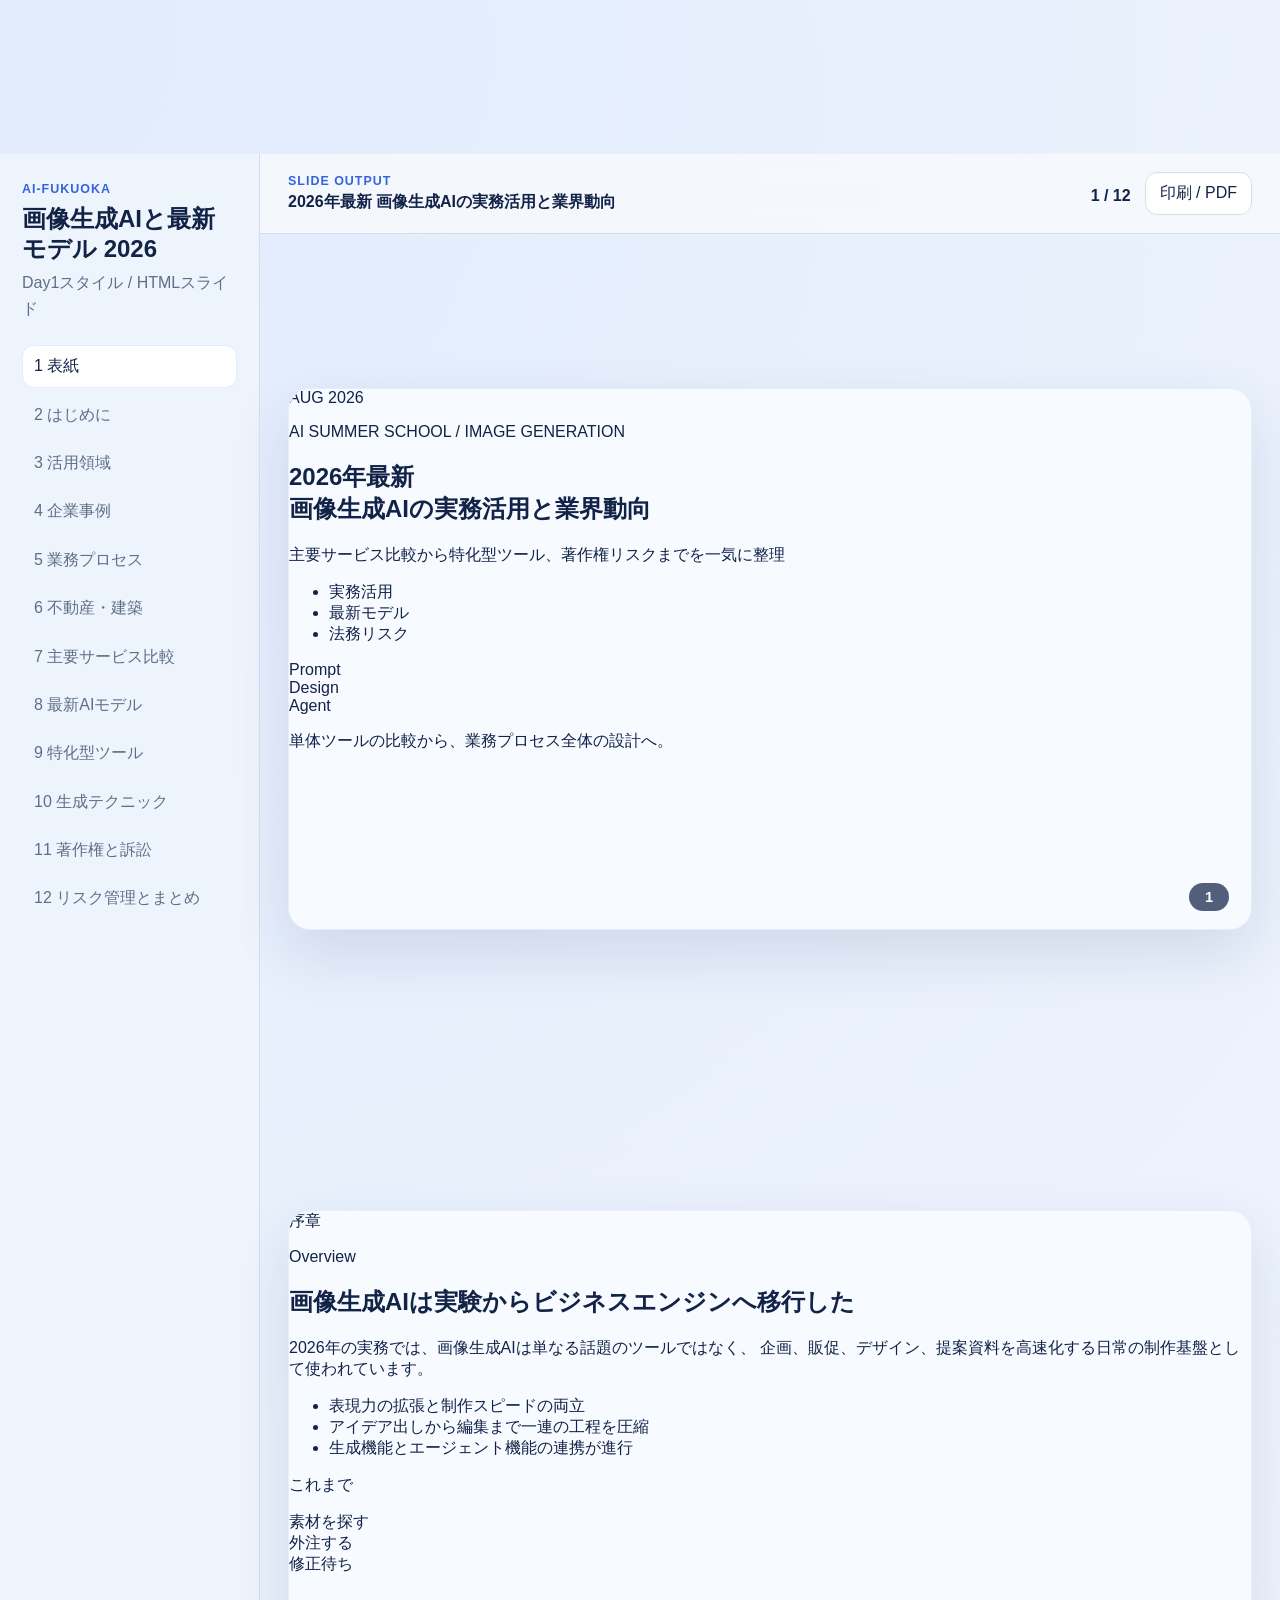
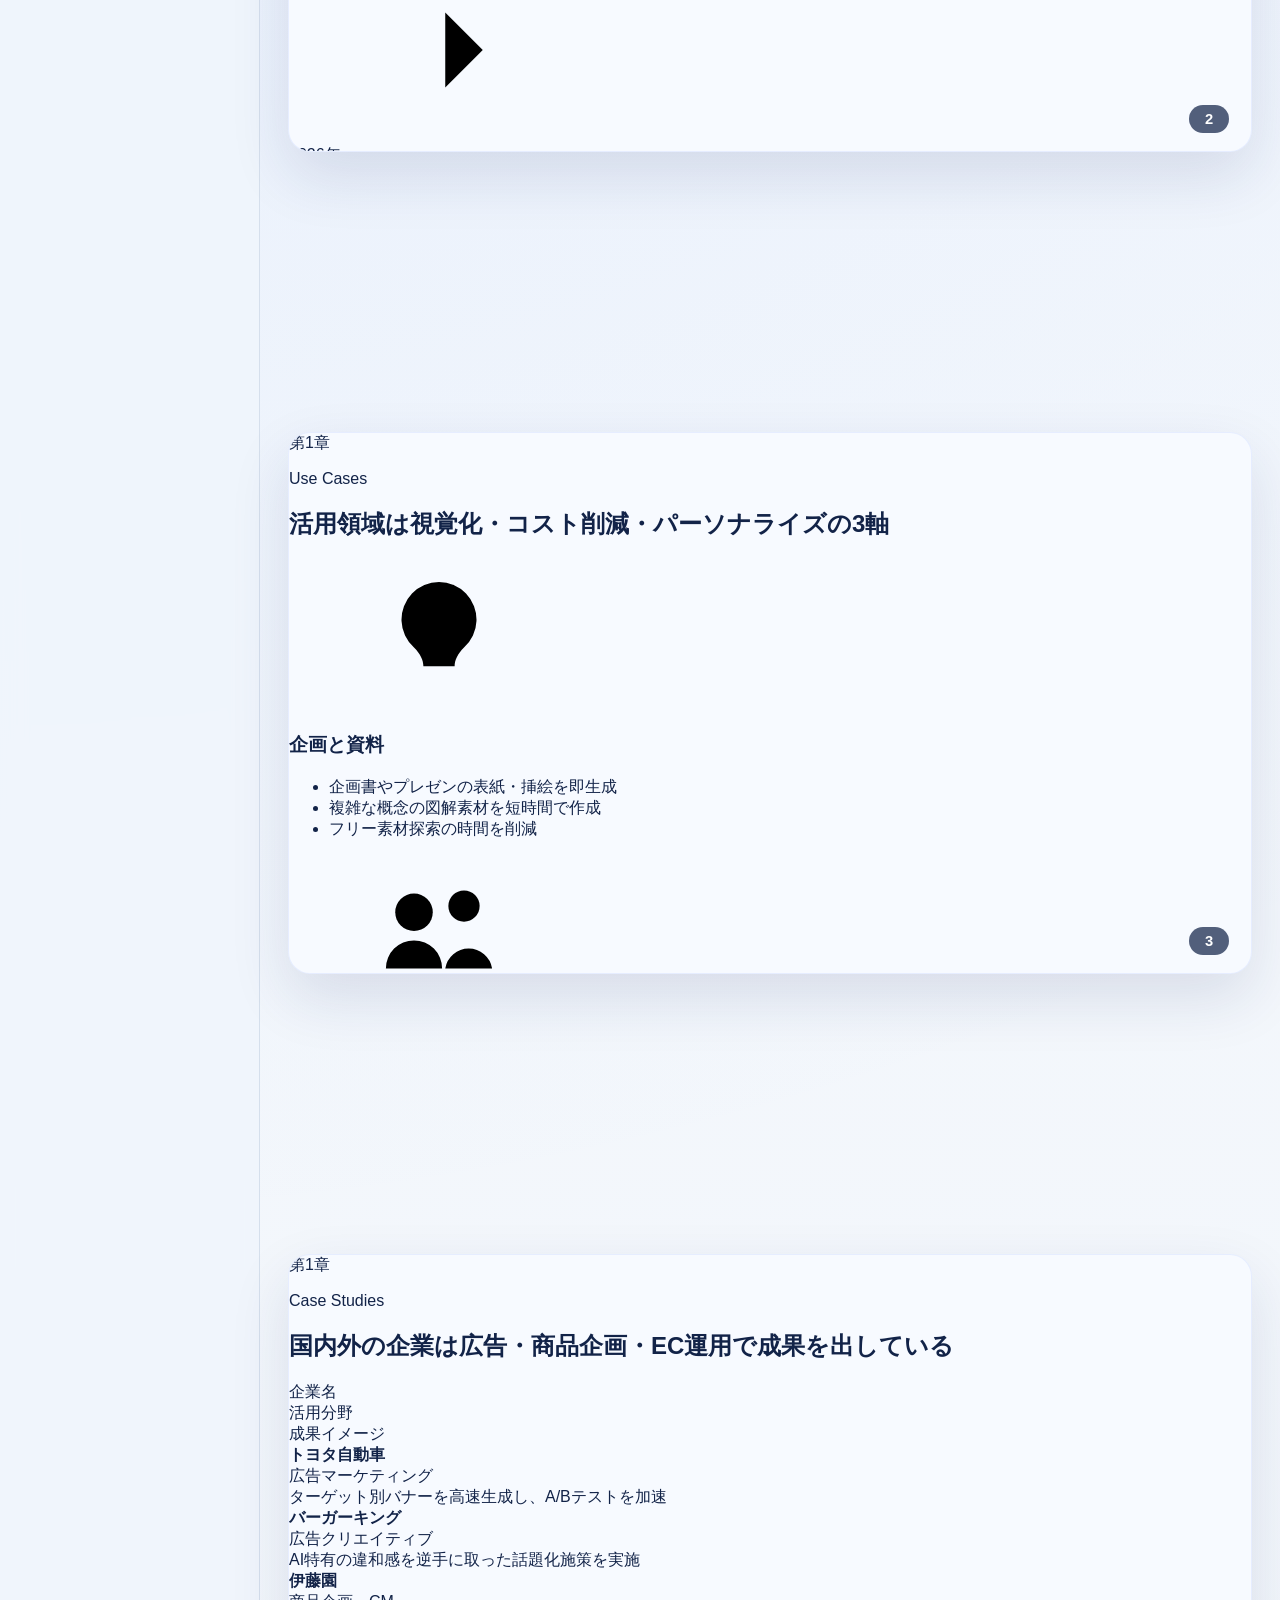
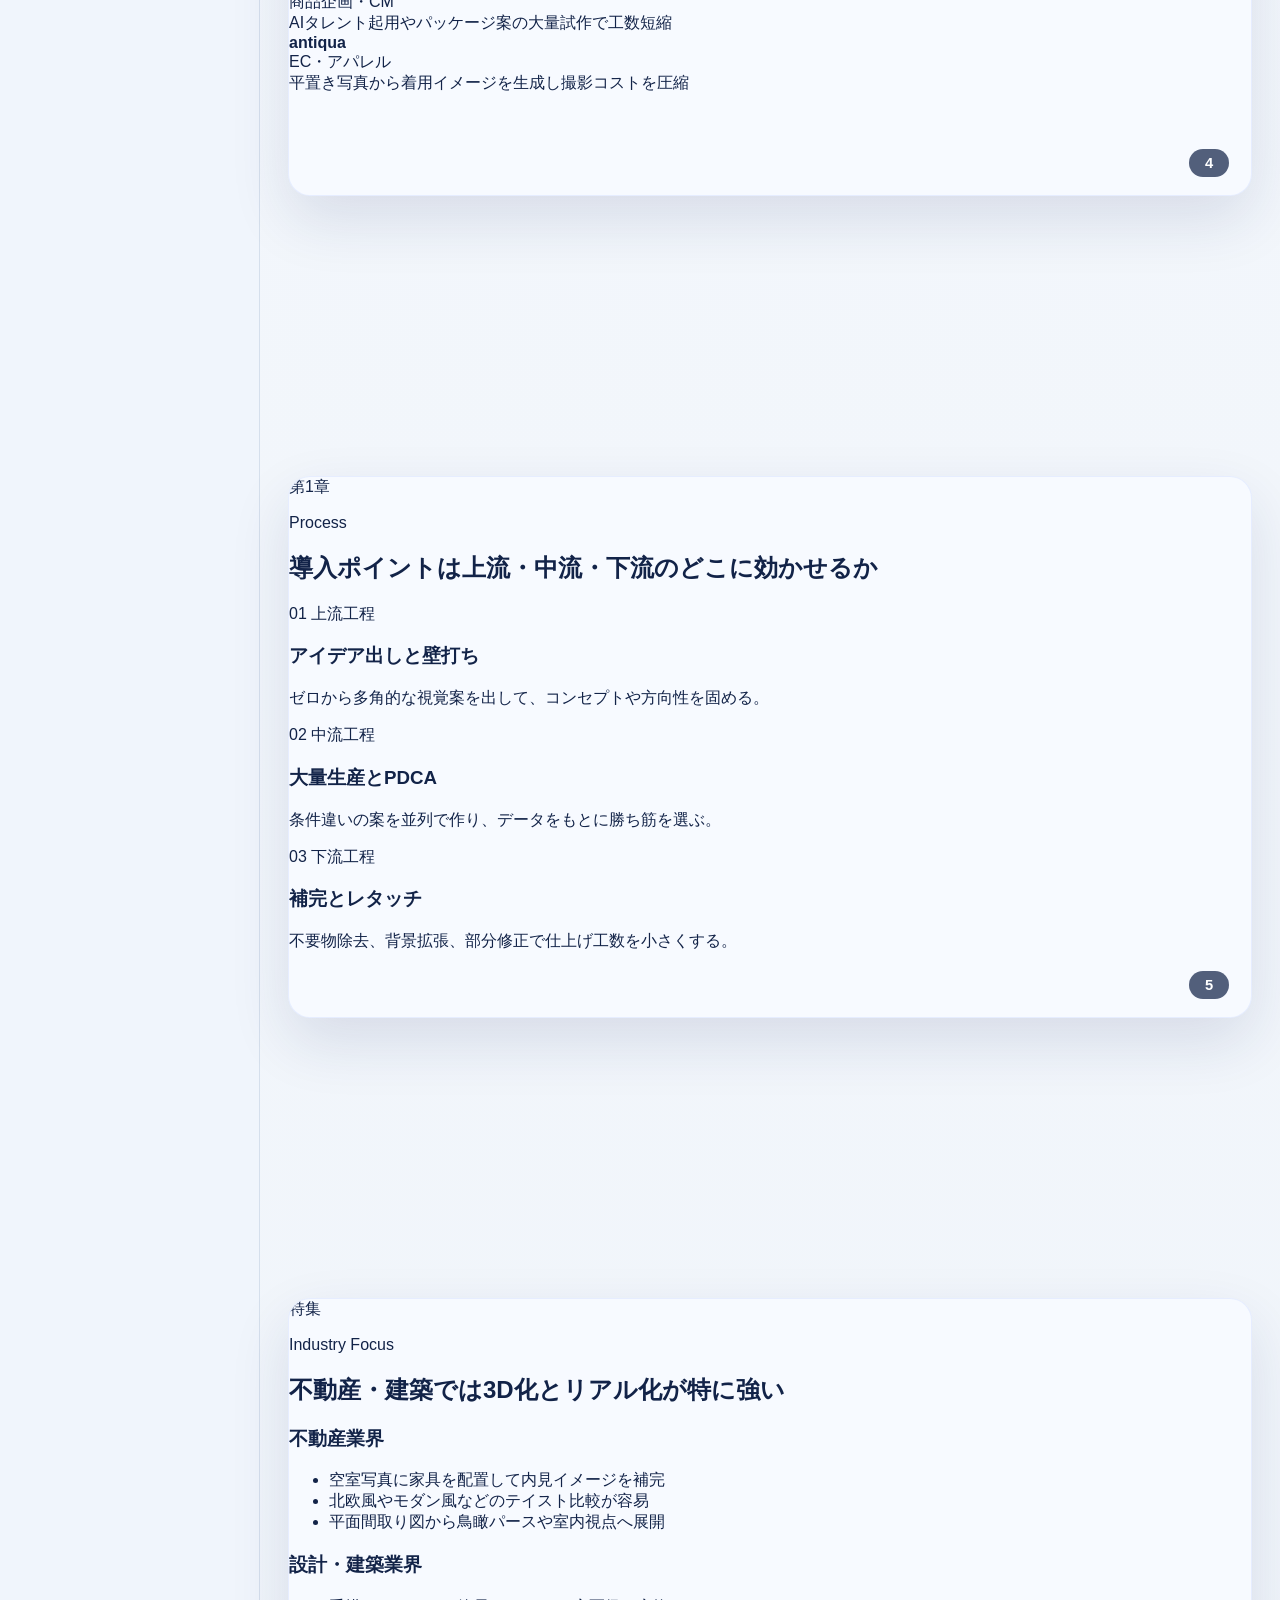
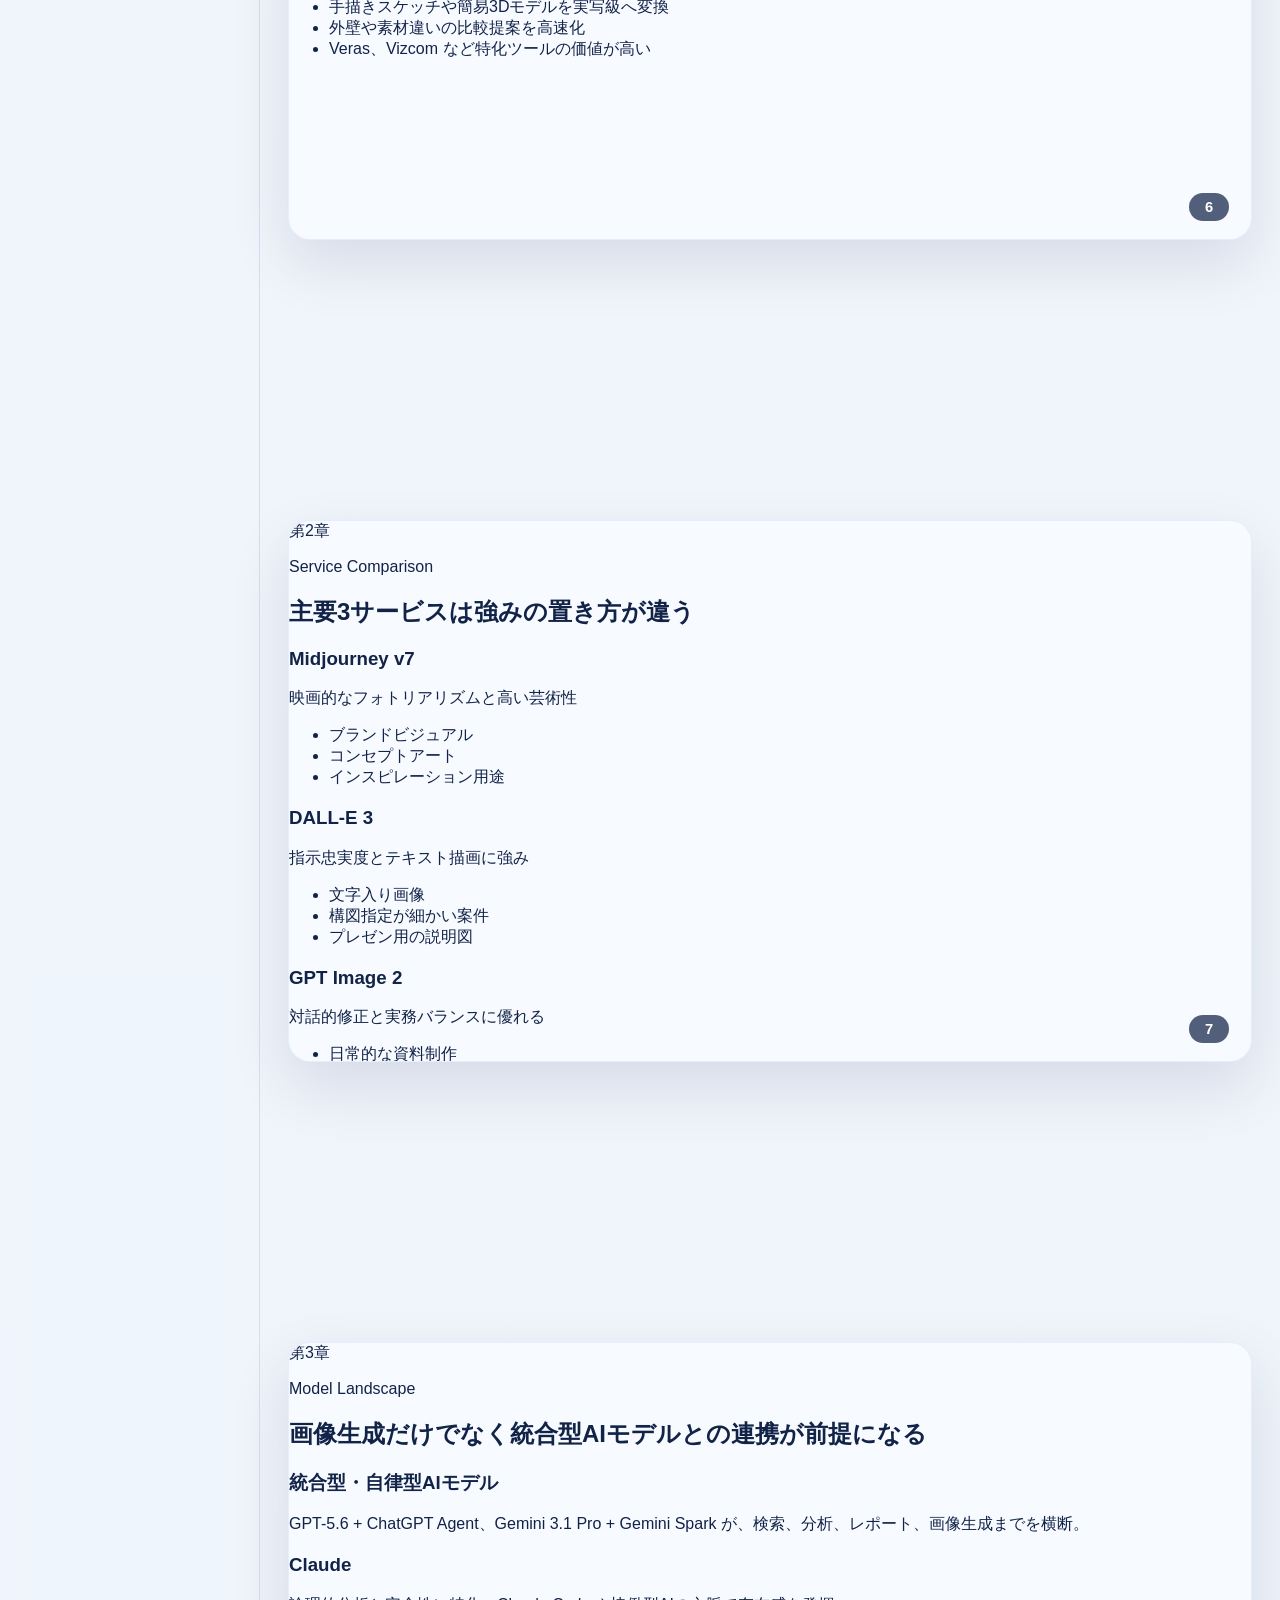
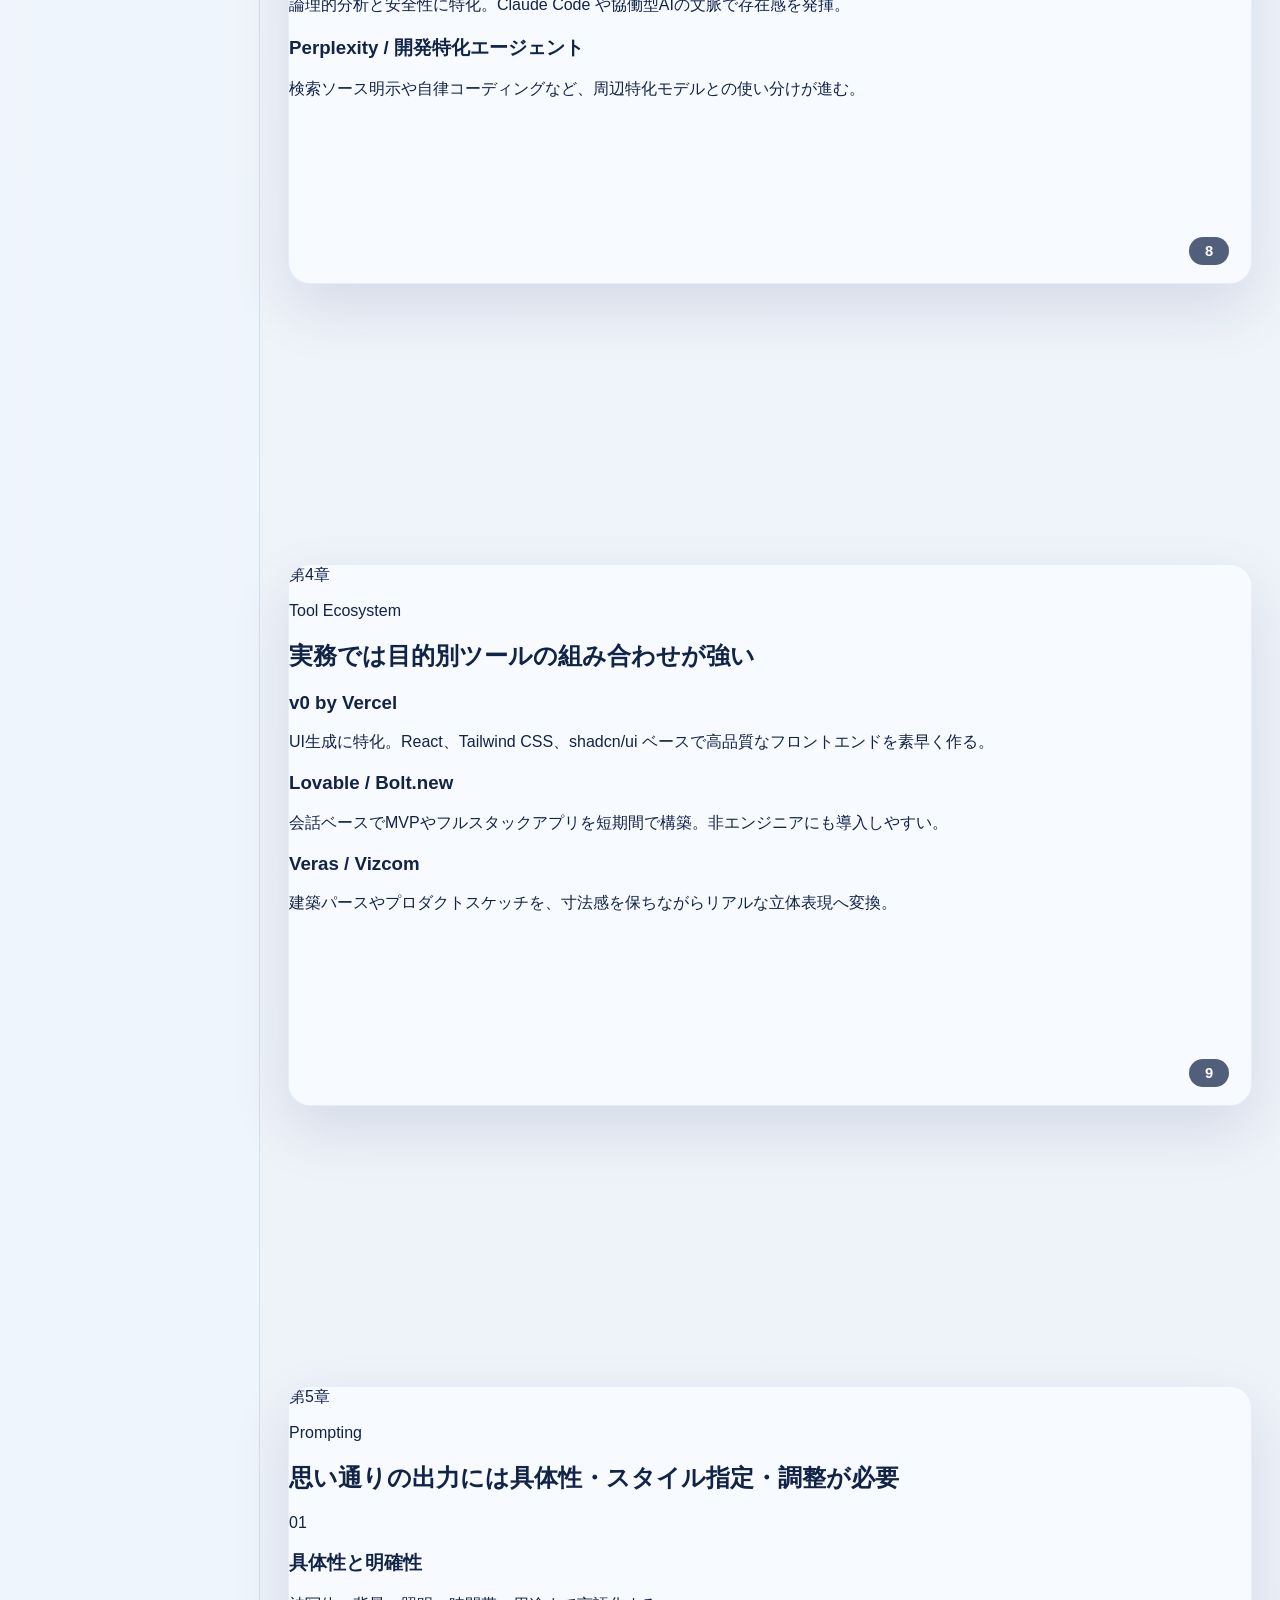
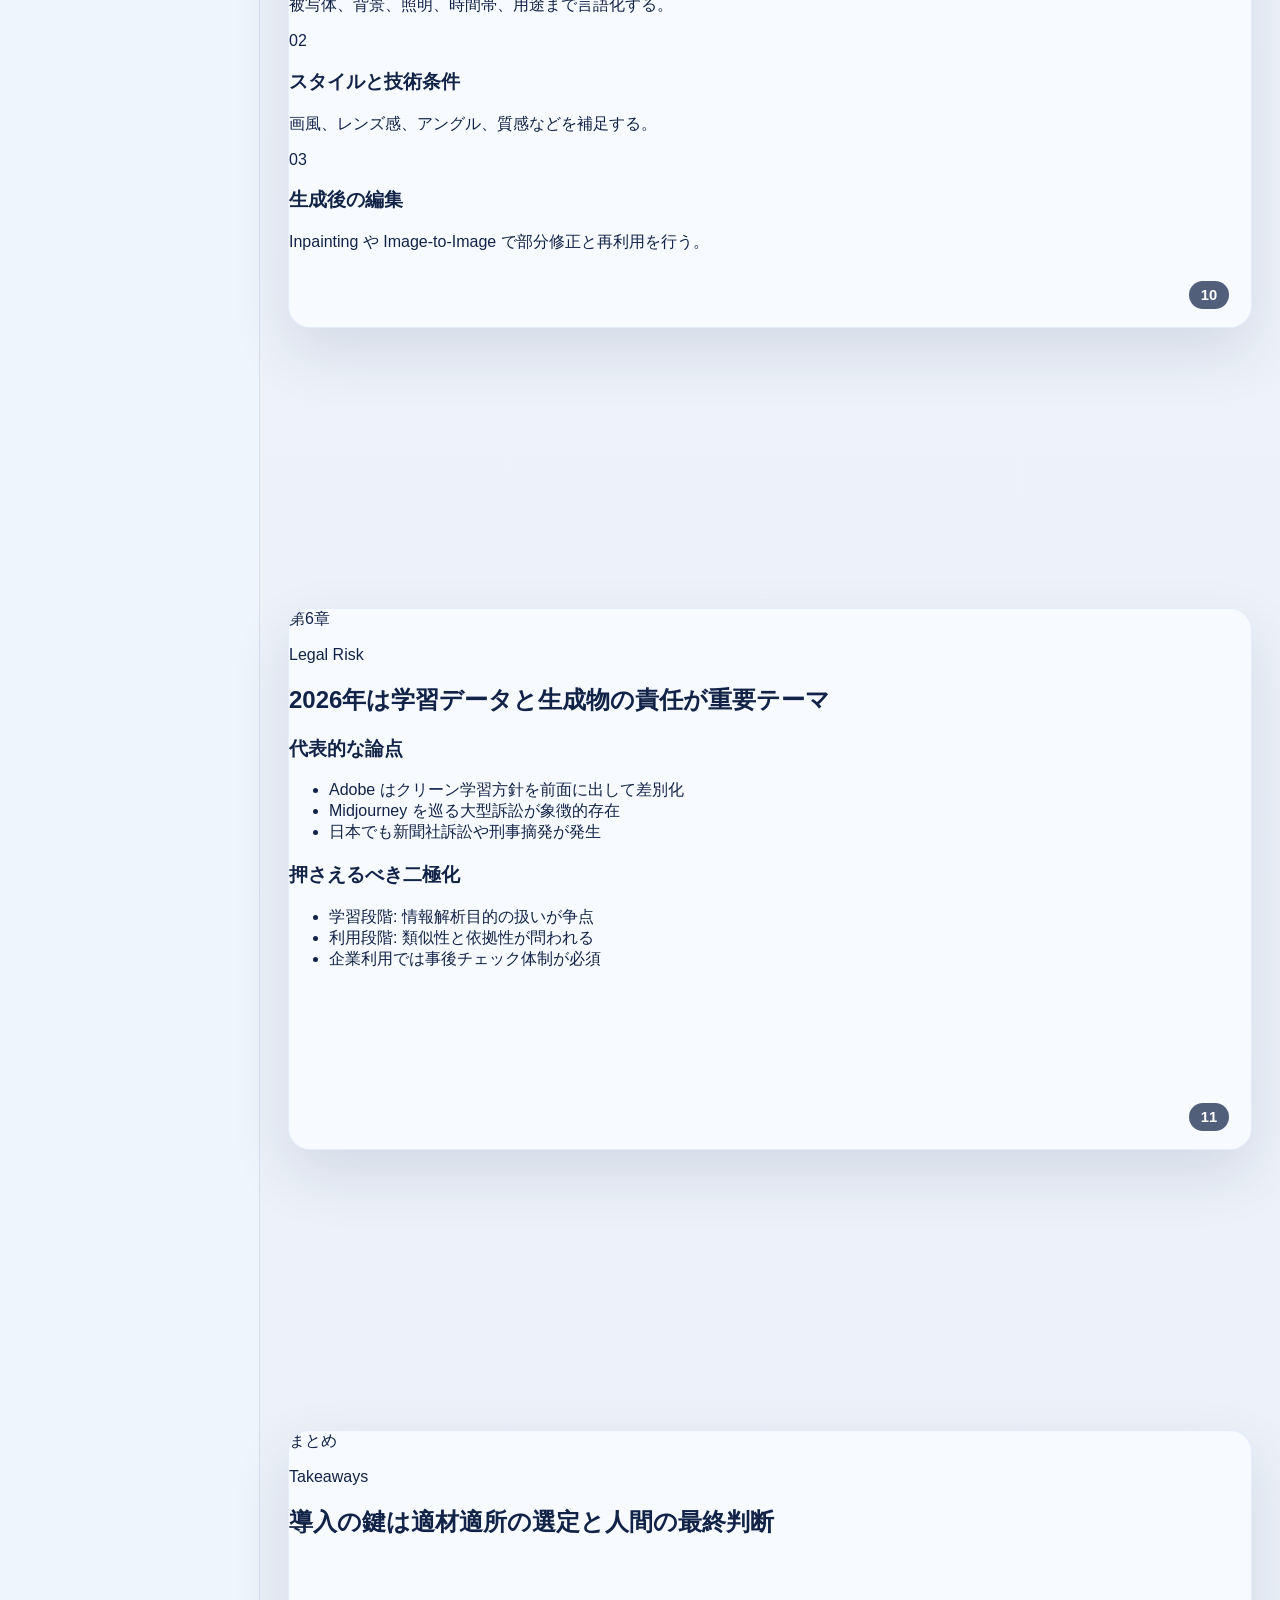
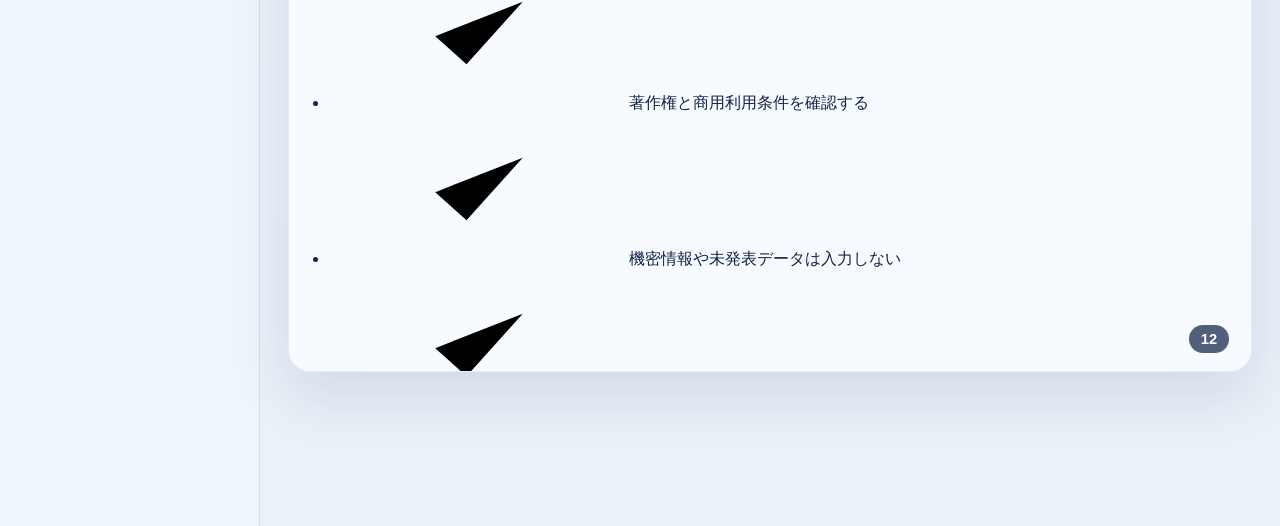
<file: day04/day04_index.html>
<!DOCTYPE html>
<html lang="ja">
<head>
  <meta charset="UTF-8">
  <meta name="viewport" content="width=device-width, initial-scale=1.0">
  <title>2026年最新 画像生成AIの実務活用と業界動向</title>
  <link rel="stylesheet" href="day04_styles.css">
</head>
<body>
  <svg class="icon-sprite" aria-hidden="true" focusable="false">
    <symbol id="icon-check" viewBox="0 0 24 24">
      <path d="M5 12.5 10 17l9-10"></path>
    </symbol>
    <symbol id="icon-search" viewBox="0 0 24 24">
      <circle cx="11" cy="11" r="6"></circle>
      <path d="m20 20-4.2-4.2"></path>
    </symbol>
    <symbol id="icon-lightbulb" viewBox="0 0 24 24">
      <path d="M9 18h6M10 21h4M8 14a6 6 0 1 1 8 0c-1 1-1.5 2-1.5 3h-5C9.5 16 9 15 8 14Z"></path>
    </symbol>
    <symbol id="icon-users" viewBox="0 0 24 24">
      <circle cx="8" cy="9" r="3"></circle>
      <circle cx="16" cy="8" r="2.5"></circle>
      <path d="M3.5 18a4.5 4.5 0 0 1 9 0M13 18a3.8 3.8 0 0 1 7.5 0"></path>
    </symbol>
    <symbol id="icon-arrow-right" viewBox="0 0 24 24">
      <path d="M4 12h15"></path>
      <path d="m13 6 6 6-6 6"></path>
    </symbol>
  </svg>

  <div class="app-shell">
    <aside class="rail" aria-label="スライド一覧">
      <div class="rail__inner">
        <p class="rail__eyebrow">AI-Fukuoka</p>
        <h1 class="rail__title">画像生成AIと最新モデル 2026</h1>
        <p class="rail__subtitle">Day1スタイル / HTMLスライド</p>

        <nav class="toc">
          <a class="toc__link" href="#slide-1">1 表紙</a>
          <a class="toc__link" href="#slide-2">2 はじめに</a>
          <a class="toc__link" href="#slide-3">3 活用領域</a>
          <a class="toc__link" href="#slide-4">4 企業事例</a>
          <a class="toc__link" href="#slide-5">5 業務プロセス</a>
          <a class="toc__link" href="#slide-6">6 不動産・建築</a>
          <a class="toc__link" href="#slide-7">7 主要サービス比較</a>
          <a class="toc__link" href="#slide-8">8 最新AIモデル</a>
          <a class="toc__link" href="#slide-9">9 特化型ツール</a>
          <a class="toc__link" href="#slide-10">10 生成テクニック</a>
          <a class="toc__link" href="#slide-11">11 著作権と訴訟</a>
          <a class="toc__link" href="#slide-12">12 リスク管理とまとめ</a>
        </nav>
      </div>
    </aside>

    <div class="workspace">
      <header class="topbar">
        <div>
          <p class="topbar__eyebrow">SLIDE OUTPUT</p>
          <p class="topbar__title">2026年最新 画像生成AIの実務活用と業界動向</p>
        </div>
        <div class="topbar__actions">
          <p class="topbar__counter" id="slide-counter">1 / 12</p>
          <button class="action-button" type="button" data-action="print">印刷 / PDF</button>
        </div>
      </header>

      <main class="deck" id="deck">
        <section class="slide slide--cover" id="slide-1" data-title="表紙">
          <div class="slide__frame">
            <div class="slide__chapter">AUG 2026</div>
            <div class="hero-grid">
              <div class="hero-copy">
                <p class="eyebrow">AI SUMMER SCHOOL / IMAGE GENERATION</p>
                <h2 class="title title--hero">2026年最新<br><span class="accent">画像生成AIの実務活用と業界動向</span></h2>
                <p class="lead">主要サービス比較から特化型ツール、著作権リスクまでを一気に整理</p>
                <ul class="chip-list">
                  <li>実務活用</li>
                  <li>最新モデル</li>
                  <li>法務リスク</li>
                </ul>
              </div>

              <div class="art-panel art-panel--cover">
                <div class="cover-visual">
                  <div class="cover-visual__orb"></div>
                  <div class="cover-visual__card cover-visual__card--one">Prompt</div>
                  <div class="cover-visual__card cover-visual__card--two">Design</div>
                  <div class="cover-visual__card cover-visual__card--three">Agent</div>
                </div>
                <p class="art-caption">単体ツールの比較から、業務プロセス全体の設計へ。</p>
              </div>
            </div>
            <div class="slide__number">1</div>
          </div>
        </section>

        <section class="slide" id="slide-2" data-title="はじめに">
          <div class="slide__frame">
            <div class="slide__tag">序章</div>
            <div class="slide__main">
              <div class="slide__header">
                <p class="eyebrow">Overview</p>
                <h2 class="title">画像生成AIは実験から<span class="accent">ビジネスエンジン</span>へ移行した</h2>
              </div>

              <div class="two-column two-column--wide">
                <div>
                  <p class="callout">
                    2026年の実務では、画像生成AIは単なる話題のツールではなく、
                    企画、販促、デザイン、提案資料を高速化する日常の制作基盤として使われています。
                  </p>
                  <ul class="bullet-list">
                    <li>表現力の拡張と制作スピードの両立</li>
                    <li>アイデア出しから編集まで一連の工程を圧縮</li>
                    <li>生成機能とエージェント機能の連携が進行</li>
                  </ul>
                </div>

                <div class="request-output">
                  <div class="request-output__column">
                    <p class="mini-label">これまで</p>
                    <div class="stack-card">素材を探す</div>
                    <div class="stack-card">外注する</div>
                    <div class="stack-card">修正待ち</div>
                  </div>
                  <div class="request-output__arrow">
                    <svg class="icon icon--large"><use href="#icon-arrow-right"></use></svg>
                  </div>
                  <div class="request-output__column">
                    <p class="mini-label">2026年</p>
                    <div class="stack-card stack-card--accent">即生成する</div>
                    <div class="stack-card stack-card--accent">対話で詰める</div>
                    <div class="stack-card stack-card--accent">すぐ検証する</div>
                  </div>
                </div>
              </div>
            </div>
            <div class="slide__number">2</div>
          </div>
        </section>

        <section class="slide" id="slide-3" data-title="活用領域">
          <div class="slide__frame">
            <div class="slide__tag">第1章</div>
            <div class="slide__main">
              <div class="slide__header">
                <p class="eyebrow">Use Cases</p>
                <h2 class="title">活用領域は<span class="accent">視覚化・コスト削減・パーソナライズ</span>の3軸</h2>
              </div>

              <div class="split-panel split-panel--grid">
                <article class="split-panel__pane">
                  <div class="pane-head">
                    <svg class="icon icon--panel"><use href="#icon-lightbulb"></use></svg>
                    <h3>企画と資料</h3>
                  </div>
                  <ul class="mini-list">
                    <li>企画書やプレゼンの表紙・挿絵を即生成</li>
                    <li>複雑な概念の図解素材を短時間で作成</li>
                    <li>フリー素材探索の時間を削減</li>
                  </ul>
                </article>
                <article class="split-panel__pane">
                  <div class="pane-head">
                    <svg class="icon icon--panel"><use href="#icon-users"></use></svg>
                    <h3>デザインと開発</h3>
                  </div>
                  <ul class="mini-list">
                    <li>ラフ、モック、パッケージ案を大量生成</li>
                    <li>チームの合意形成を前倒し</li>
                    <li>初期試作の回転数を上げる</li>
                  </ul>
                </article>
                <article class="split-panel__pane split-panel__pane--accent">
                  <div class="pane-head">
                    <svg class="icon icon--panel"><use href="#icon-search"></use></svg>
                    <h3>販促と運用</h3>
                  </div>
                  <ul class="mini-list">
                    <li>広告バナーやSNS画像の多パターン展開</li>
                    <li>A/Bテストの試行回数を増加</li>
                    <li>ターゲット別クリエイティブ最適化</li>
                  </ul>
                </article>
              </div>
            </div>
            <div class="slide__number">3</div>
          </div>
        </section>

        <section class="slide" id="slide-4" data-title="企業事例">
          <div class="slide__frame">
            <div class="slide__tag">第1章</div>
            <div class="slide__main">
              <div class="slide__header">
                <p class="eyebrow">Case Studies</p>
                <h2 class="title">国内外の企業は<span class="accent">広告・商品企画・EC運用</span>で成果を出している</h2>
              </div>

              <div class="matrix-table">
                <div class="matrix-table__head">企業名</div>
                <div class="matrix-table__head">活用分野</div>
                <div class="matrix-table__head">成果イメージ</div>

                <div class="matrix-table__cell"><strong>トヨタ自動車</strong></div>
                <div class="matrix-table__cell">広告マーケティング</div>
                <div class="matrix-table__cell">ターゲット別バナーを高速生成し、A/Bテストを加速</div>

                <div class="matrix-table__cell"><strong>バーガーキング</strong></div>
                <div class="matrix-table__cell">広告クリエイティブ</div>
                <div class="matrix-table__cell">AI特有の違和感を逆手に取った話題化施策を実施</div>

                <div class="matrix-table__cell"><strong>伊藤園</strong></div>
                <div class="matrix-table__cell">商品企画・CM</div>
                <div class="matrix-table__cell">AIタレント起用やパッケージ案の大量試作で工数短縮</div>

                <div class="matrix-table__cell"><strong>antiqua</strong></div>
                <div class="matrix-table__cell">EC・アパレル</div>
                <div class="matrix-table__cell">平置き写真から着用イメージを生成し撮影コストを圧縮</div>
              </div>
            </div>
            <div class="slide__number">4</div>
          </div>
        </section>

        <section class="slide" id="slide-5" data-title="業務プロセス">
          <div class="slide__frame">
            <div class="slide__tag">第1章</div>
            <div class="slide__main">
              <div class="slide__header">
                <p class="eyebrow">Process</p>
                <h2 class="title">導入ポイントは<span class="accent">上流・中流・下流</span>のどこに効かせるか</h2>
              </div>

              <div class="timeline">
                <article class="timeline__item">
                  <p class="timeline__step">01 上流工程</p>
                  <h3>アイデア出しと壁打ち</h3>
                  <p>ゼロから多角的な視覚案を出して、コンセプトや方向性を固める。</p>
                </article>
                <article class="timeline__item">
                  <p class="timeline__step">02 中流工程</p>
                  <h3>大量生産とPDCA</h3>
                  <p>条件違いの案を並列で作り、データをもとに勝ち筋を選ぶ。</p>
                </article>
                <article class="timeline__item">
                  <p class="timeline__step">03 下流工程</p>
                  <h3>補完とレタッチ</h3>
                  <p>不要物除去、背景拡張、部分修正で仕上げ工数を小さくする。</p>
                </article>
              </div>
            </div>
            <div class="slide__number">5</div>
          </div>
        </section>

        <section class="slide" id="slide-6" data-title="不動産・建築">
          <div class="slide__frame">
            <div class="slide__tag">特集</div>
            <div class="slide__main">
              <div class="slide__header">
                <p class="eyebrow">Industry Focus</p>
                <h2 class="title">不動産・建築では<span class="accent">3D化とリアル化</span>が特に強い</h2>
              </div>

              <div class="two-column">
                <article class="info-card">
                  <h3>不動産業界</h3>
                  <ul class="mini-list">
                    <li>空室写真に家具を配置して内見イメージを補完</li>
                    <li>北欧風やモダン風などのテイスト比較が容易</li>
                    <li>平面間取り図から鳥瞰パースや室内視点へ展開</li>
                  </ul>
                </article>
                <article class="info-card info-card--accent">
                  <h3>設計・建築業界</h3>
                  <ul class="mini-list">
                    <li>手描きスケッチや簡易3Dモデルを実写級へ変換</li>
                    <li>外壁や素材違いの比較提案を高速化</li>
                    <li>Veras、Vizcom など特化ツールの価値が高い</li>
                  </ul>
                </article>
              </div>
            </div>
            <div class="slide__number">6</div>
          </div>
        </section>

        <section class="slide" id="slide-7" data-title="主要サービス比較">
          <div class="slide__frame">
            <div class="slide__tag">第2章</div>
            <div class="slide__main">
              <div class="slide__header">
                <p class="eyebrow">Service Comparison</p>
                <h2 class="title">主要3サービスは<span class="accent">強みの置き方</span>が違う</h2>
              </div>

              <div class="comparison-grid">
                <article class="comparison-card">
                  <h3>Midjourney v7</h3>
                  <p class="comparison-card__lead">映画的なフォトリアリズムと高い芸術性</p>
                  <ul class="mini-list">
                    <li>ブランドビジュアル</li>
                    <li>コンセプトアート</li>
                    <li>インスピレーション用途</li>
                  </ul>
                </article>
                <article class="comparison-card comparison-card--accent">
                  <h3>DALL-E 3</h3>
                  <p class="comparison-card__lead">指示忠実度とテキスト描画に強み</p>
                  <ul class="mini-list">
                    <li>文字入り画像</li>
                    <li>構図指定が細かい案件</li>
                    <li>プレゼン用の説明図</li>
                  </ul>
                </article>
                <article class="comparison-card">
                  <h3>GPT Image 2</h3>
                  <p class="comparison-card__lead">対話的修正と実務バランスに優れる</p>
                  <ul class="mini-list">
                    <li>日常的な資料制作</li>
                    <li>チームでの反復修正</li>
                    <li>汎用ビジネス利用</li>
                  </ul>
                </article>
              </div>
            </div>
            <div class="slide__number">7</div>
          </div>
        </section>

        <section class="slide" id="slide-8" data-title="最新AIモデル">
          <div class="slide__frame">
            <div class="slide__tag">第3章</div>
            <div class="slide__main">
              <div class="slide__header">
                <p class="eyebrow">Model Landscape</p>
                <h2 class="title">画像生成だけでなく<span class="accent">統合型AIモデル</span>との連携が前提になる</h2>
              </div>

              <div class="stack-layout">
                <article class="stack-band stack-band--accent">
                  <h3>統合型・自律型AIモデル</h3>
                  <p>GPT-5.6 + ChatGPT Agent、Gemini 3.1 Pro + Gemini Spark が、検索、分析、レポート、画像生成までを横断。</p>
                </article>
                <div class="two-column">
                  <article class="info-card">
                    <h3>Claude</h3>
                    <p>論理的分析と安全性に特化。Claude Code や協働型AIの文脈で存在感を発揮。</p>
                  </article>
                  <article class="info-card">
                    <h3>Perplexity / 開発特化エージェント</h3>
                    <p>検索ソース明示や自律コーディングなど、周辺特化モデルとの使い分けが進む。</p>
                  </article>
                </div>
              </div>
            </div>
            <div class="slide__number">8</div>
          </div>
        </section>

        <section class="slide" id="slide-9" data-title="特化型ツール">
          <div class="slide__frame">
            <div class="slide__tag">第4章</div>
            <div class="slide__main">
              <div class="slide__header">
                <p class="eyebrow">Tool Ecosystem</p>
                <h2 class="title">実務では<span class="accent">目的別ツール</span>の組み合わせが強い</h2>
              </div>

              <div class="matrix-cards">
                <article class="matrix-card">
                  <h3>v0 by Vercel</h3>
                  <p>UI生成に特化。React、Tailwind CSS、shadcn/ui ベースで高品質なフロントエンドを素早く作る。</p>
                </article>
                <article class="matrix-card">
                  <h3>Lovable / Bolt.new</h3>
                  <p>会話ベースでMVPやフルスタックアプリを短期間で構築。非エンジニアにも導入しやすい。</p>
                </article>
                <article class="matrix-card matrix-card--accent">
                  <h3>Veras / Vizcom</h3>
                  <p>建築パースやプロダクトスケッチを、寸法感を保ちながらリアルな立体表現へ変換。</p>
                </article>
              </div>
            </div>
            <div class="slide__number">9</div>
          </div>
        </section>

        <section class="slide" id="slide-10" data-title="生成テクニック">
          <div class="slide__frame">
            <div class="slide__tag">第5章</div>
            <div class="slide__main">
              <div class="slide__header">
                <p class="eyebrow">Prompting</p>
                <h2 class="title">思い通りの出力には<span class="accent">具体性・スタイル指定・調整</span>が必要</h2>
              </div>

              <div class="three-points">
                <article class="point-card">
                  <p class="point-card__num">01</p>
                  <h3>具体性と明確性</h3>
                  <p>被写体、背景、照明、時間帯、用途まで言語化する。</p>
                </article>
                <article class="point-card">
                  <p class="point-card__num">02</p>
                  <h3>スタイルと技術条件</h3>
                  <p>画風、レンズ感、アングル、質感などを補足する。</p>
                </article>
                <article class="point-card point-card--accent">
                  <p class="point-card__num">03</p>
                  <h3>生成後の編集</h3>
                  <p>Inpainting や Image-to-Image で部分修正と再利用を行う。</p>
                </article>
              </div>
            </div>
            <div class="slide__number">10</div>
          </div>
        </section>

        <section class="slide" id="slide-11" data-title="著作権と訴訟">
          <div class="slide__frame">
            <div class="slide__tag">第6章</div>
            <div class="slide__main">
              <div class="slide__header">
                <p class="eyebrow">Legal Risk</p>
                <h2 class="title">2026年は<span class="accent">学習データと生成物の責任</span>が重要テーマ</h2>
              </div>

              <div class="two-column two-column--wide">
                <div>
                  <article class="info-card">
                    <h3>代表的な論点</h3>
                    <ul class="mini-list">
                      <li>Adobe はクリーン学習方針を前面に出して差別化</li>
                      <li>Midjourney を巡る大型訴訟が象徴的存在</li>
                      <li>日本でも新聞社訴訟や刑事摘発が発生</li>
                    </ul>
                  </article>
                </div>
                <div>
                  <article class="info-card info-card--accent">
                    <h3>押さえるべき二極化</h3>
                    <ul class="mini-list">
                      <li>学習段階: 情報解析目的の扱いが争点</li>
                      <li>利用段階: 類似性と依拠性が問われる</li>
                      <li>企業利用では事後チェック体制が必須</li>
                    </ul>
                  </article>
                </div>
              </div>
            </div>
            <div class="slide__number">11</div>
          </div>
        </section>

        <section class="slide" id="slide-12" data-title="リスク管理とまとめ">
          <div class="slide__frame">
            <div class="slide__tag">まとめ</div>
            <div class="slide__main">
              <div class="slide__header">
                <p class="eyebrow">Takeaways</p>
                <h2 class="title">導入の鍵は<span class="accent">適材適所の選定と人間の最終判断</span></h2>
              </div>

              <div class="summary-layout">
                <div class="summary-layout__main">
                  <ul class="check-list">
                    <li><svg class="icon"><use href="#icon-check"></use></svg><span>著作権と商用利用条件を確認する</span></li>
                    <li><svg class="icon"><use href="#icon-check"></use></svg><span>機密情報や未発表データは入力しない</span></li>
                    <li><svg class="icon"><use href="#icon-check"></use></svg><span>品質破綻や誤情報は Human-in-the-loop で補正する</span></li>
                    <li><svg class="icon"><use href="#icon-check"></use></svg><span>画像、論理、検索、実装の強みでモデルを使い分ける</span></li>
                  </ul>
                </div>
                <aside class="summary-aside">
                  <p class="summary-aside__label">Final Message</p>
                  <p>
                    2026年の競争軸は、単体ツールの性能差よりも、
                    エージェントと画像生成をどう組み合わせて業務全体を再設計できるかに移っています。
                  </p>
                </aside>
              </div>
            </div>
            <div class="slide__number">12</div>
          </div>
        </section>
      </main>
    </div>
  </div>

  <script src="day04_app.js"></script>
</body>
</html>
</file>
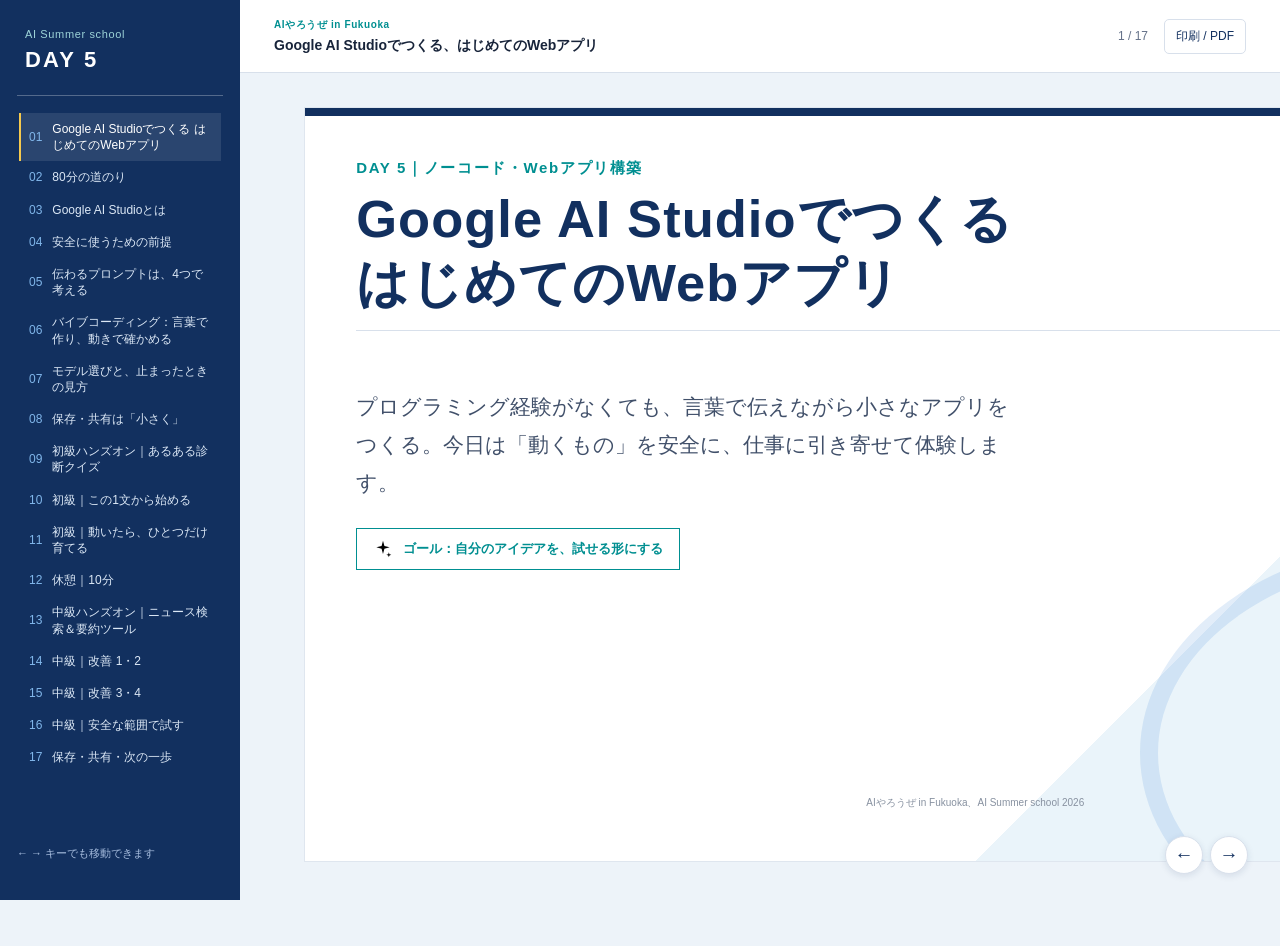
<file: day05/day05_index.html>
<!doctype html>
<html lang="ja">
<head>
  <meta charset="utf-8">
  <meta name="viewport" content="width=device-width, initial-scale=1">
  <title>Day5｜Google AI StudioでノーコードWebアプリ構築</title>
  <link rel="stylesheet" href="day05_styles.css">
</head>
<body>
  <svg class="icon-sprite" aria-hidden="true">
    <symbol id="i-compass" viewBox="0 0 24 24"><circle cx="12" cy="12" r="9"/><path d="m15.5 8.5-2.2 4.8-4.8 2.2 2.2-4.8z"/></symbol>
    <symbol id="i-shield" viewBox="0 0 24 24"><path d="M12 3 19 6v5c0 4.5-2.8 8-7 10-4.2-2-7-5.5-7-10V6z"/><path d="m8.5 12 2.2 2.2 4.8-5"/></symbol>
    <symbol id="i-bulb" viewBox="0 0 24 24"><path d="M9 18h6M10 21h4M8 14c-1.1-1-2-2.3-2-4.2a6 6 0 1 1 12 0c0 1.9-.9 3.2-2 4.2-.6.6-1 1.3-1 2H9c0-.7-.4-1.4-1-2Z"/><path d="M12 1v2M3.8 4.8l1.4 1.4M20.2 4.8l-1.4 1.4"/></symbol>
    <symbol id="i-code" viewBox="0 0 24 24"><path d="m8 7-5 5 5 5M16 7l5 5-5 5M14 4l-4 16"/></symbol>
    <symbol id="i-search" viewBox="0 0 24 24"><circle cx="10.5" cy="10.5" r="6.5"/><path d="m16 16 5 5"/></symbol>
    <symbol id="i-spark" viewBox="0 0 24 24"><path d="m12 2 1.7 6.3L20 10l-6.3 1.7L12 18l-1.7-6.3L4 10l6.3-1.7zM19 16l.7 2.3L22 19l-2.3.7L19 22l-.7-2.3L16 19l2.3-.7z"/></symbol>
    <symbol id="i-share" viewBox="0 0 24 24"><circle cx="18" cy="5" r="2.5"/><circle cx="6" cy="12" r="2.5"/><circle cx="18" cy="19" r="2.5"/><path d="m8.2 10.8 7.6-4.6M8.2 13.2l7.6 4.6"/></symbol>
    <symbol id="i-check" viewBox="0 0 24 24"><circle cx="12" cy="12" r="9"/><path d="m8 12 2.6 2.6L16.5 9"/></symbol>
    <symbol id="i-save" viewBox="0 0 24 24"><path d="M5 3h12l3 3v15H5z"/><path d="M8 3v6h8V3M8 20v-6h8v6"/></symbol>
  </svg>

  <div class="app-shell">
    <aside class="rail">
      <div class="rail__brand"><span>AI Summer school</span><strong>DAY 5</strong></div>
      <nav id="rail-nav" class="rail__nav" aria-label="スライド一覧"></nav>
      <p class="rail__hint">← → キーでも移動できます</p>
    </aside>
    <section class="workspace">
      <header class="topbar">
        <div><span class="topbar__eyebrow">AIやろうぜ in Fukuoka</span><strong>Google AI Studioでつくる、はじめてのWebアプリ</strong></div>
        <div class="topbar__actions"><span id="counter">1 / 17</span><button id="print-button" type="button">印刷 / PDF</button></div>
      </header>
      <main id="deck" class="deck" aria-live="polite"></main>
      <div class="controls"><button id="prev" type="button" aria-label="前のページ">←</button><button id="next" type="button" aria-label="次のページ">→</button></div>
    </section>
  </div>
  <script src="day05_app.js"></script>
</body>
</html>
</file>
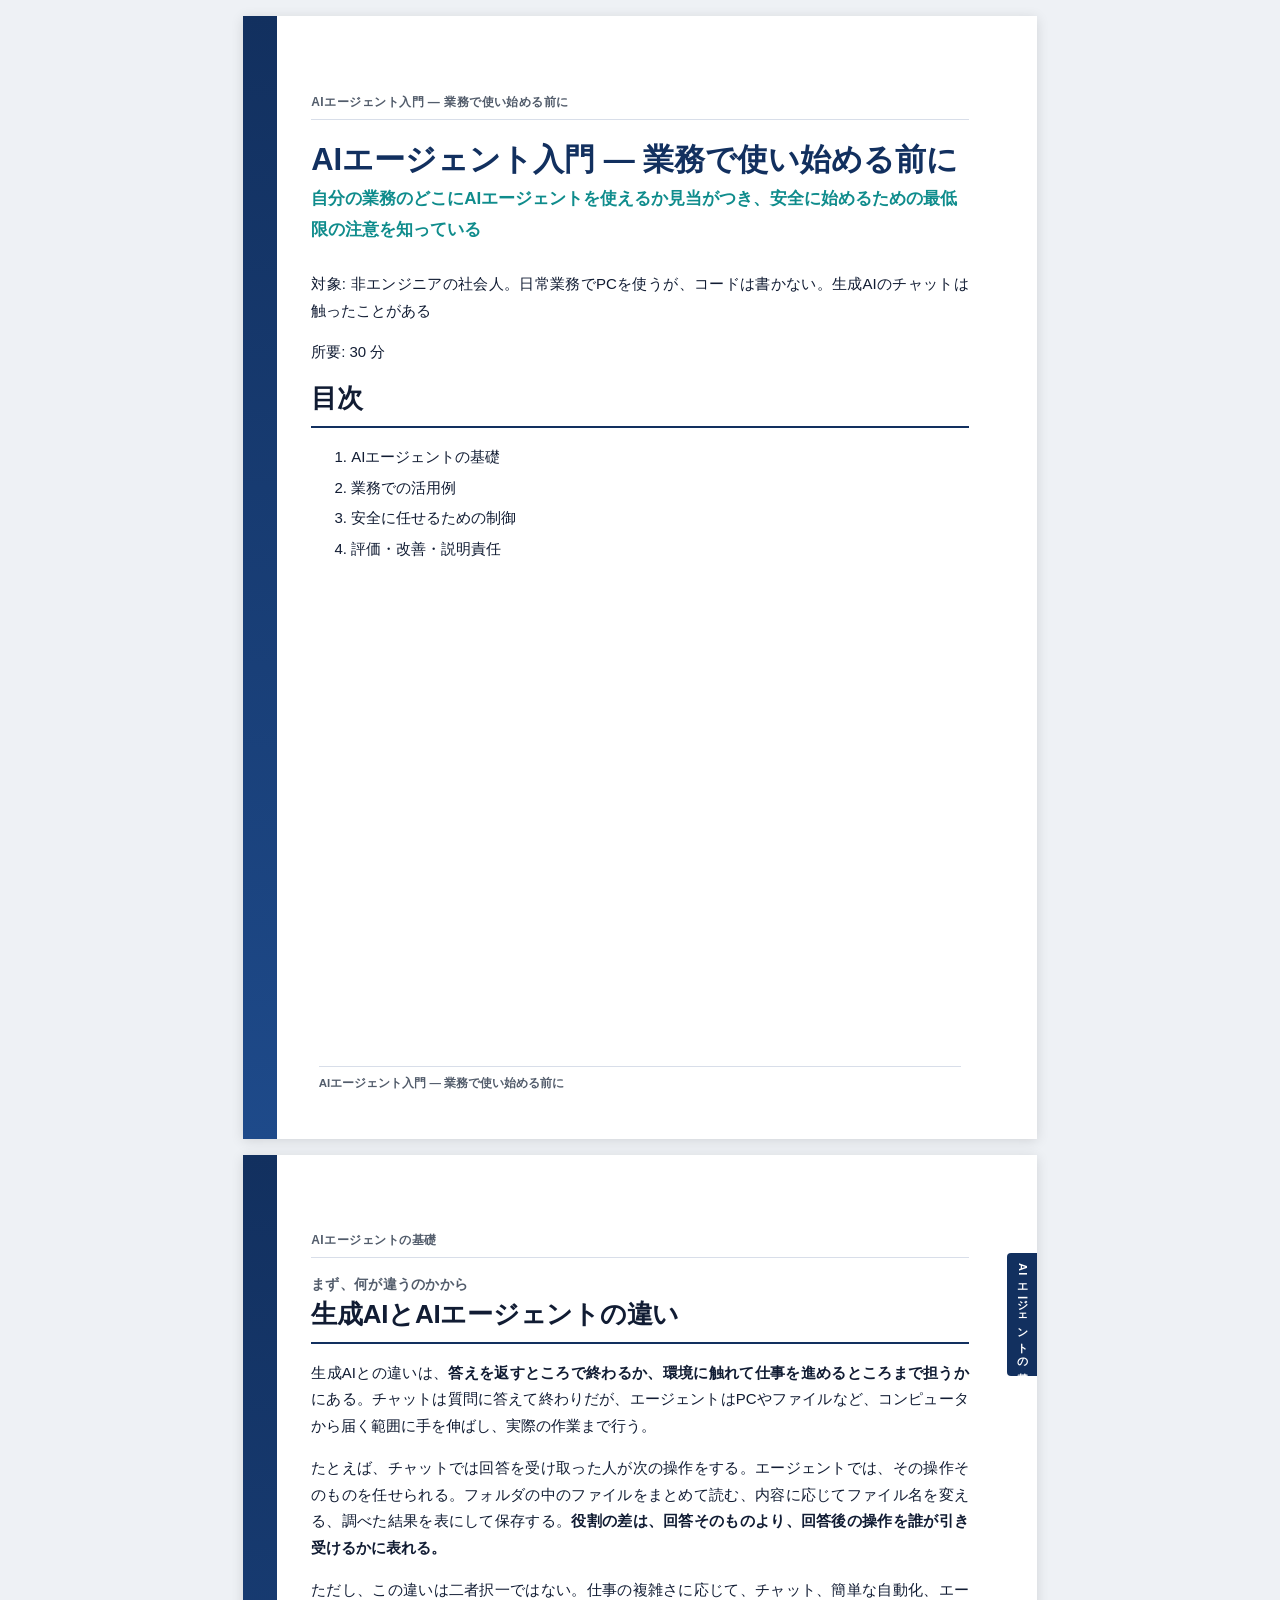
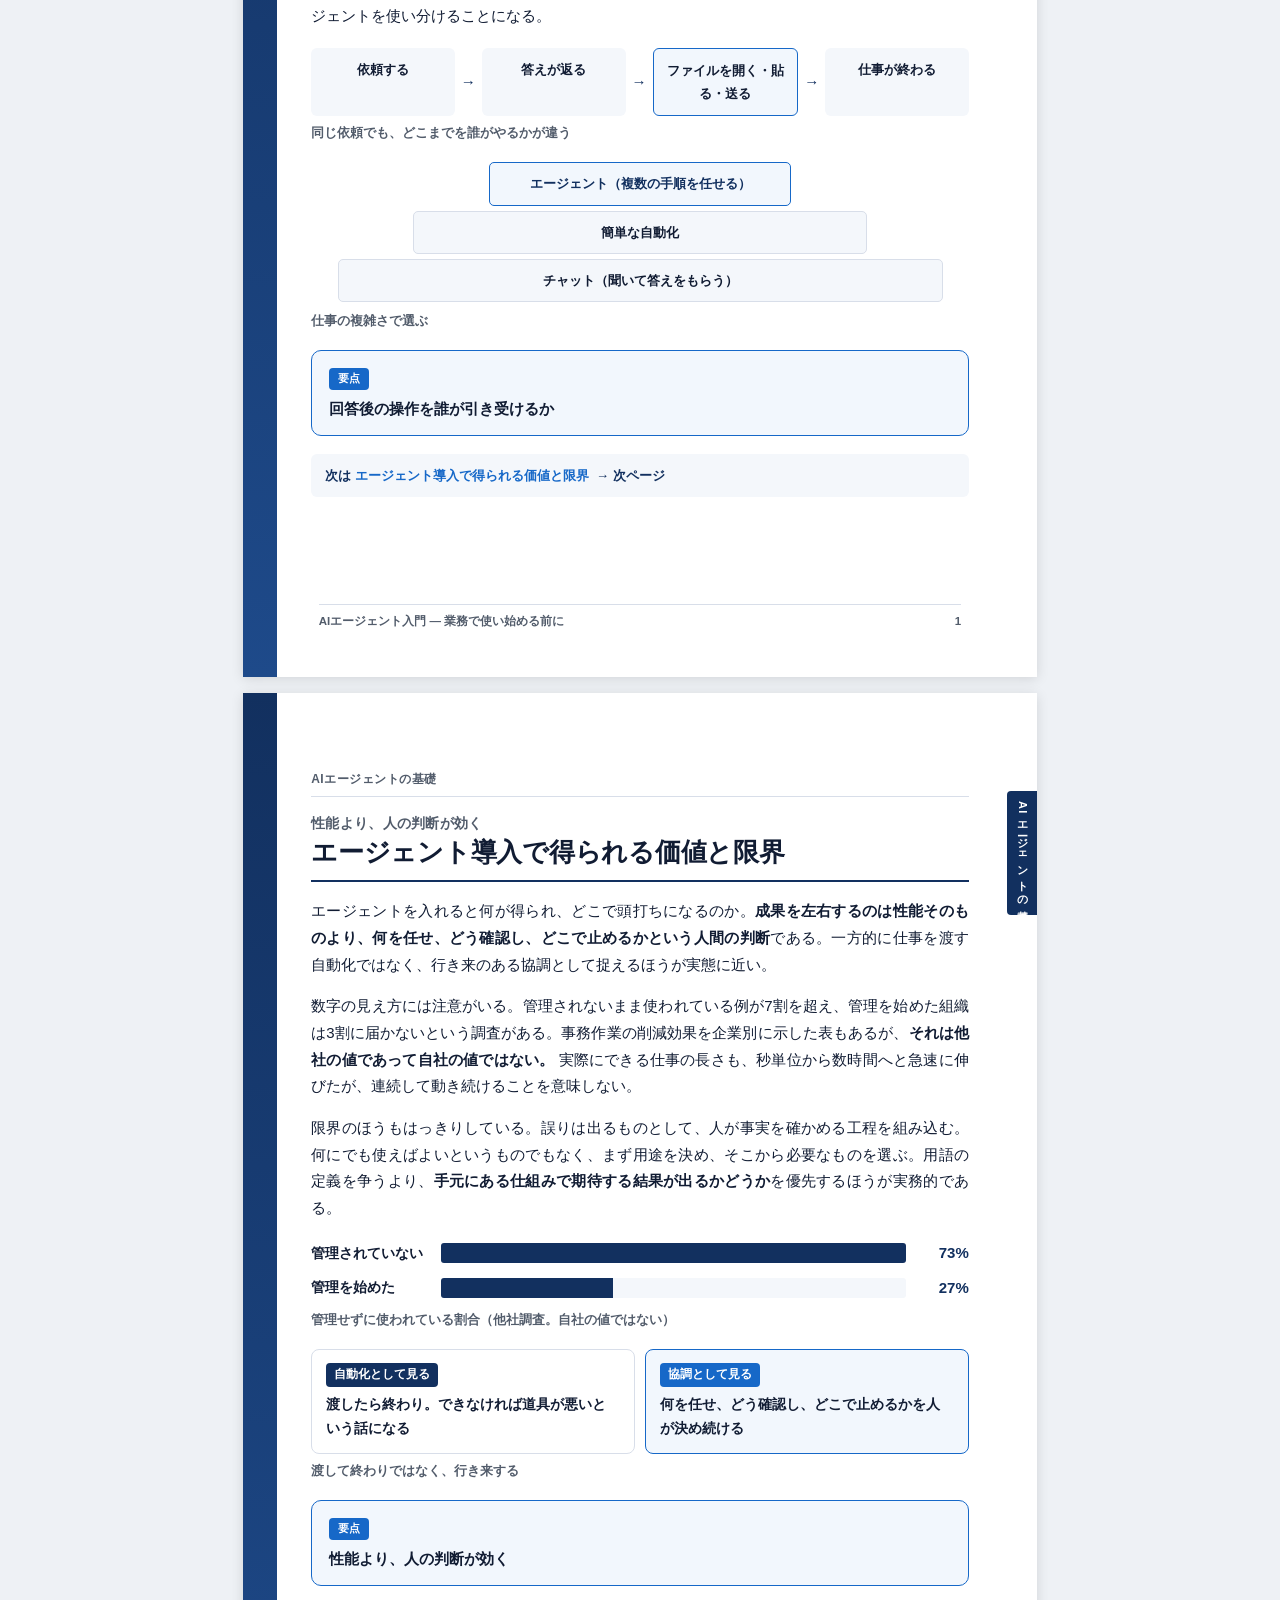
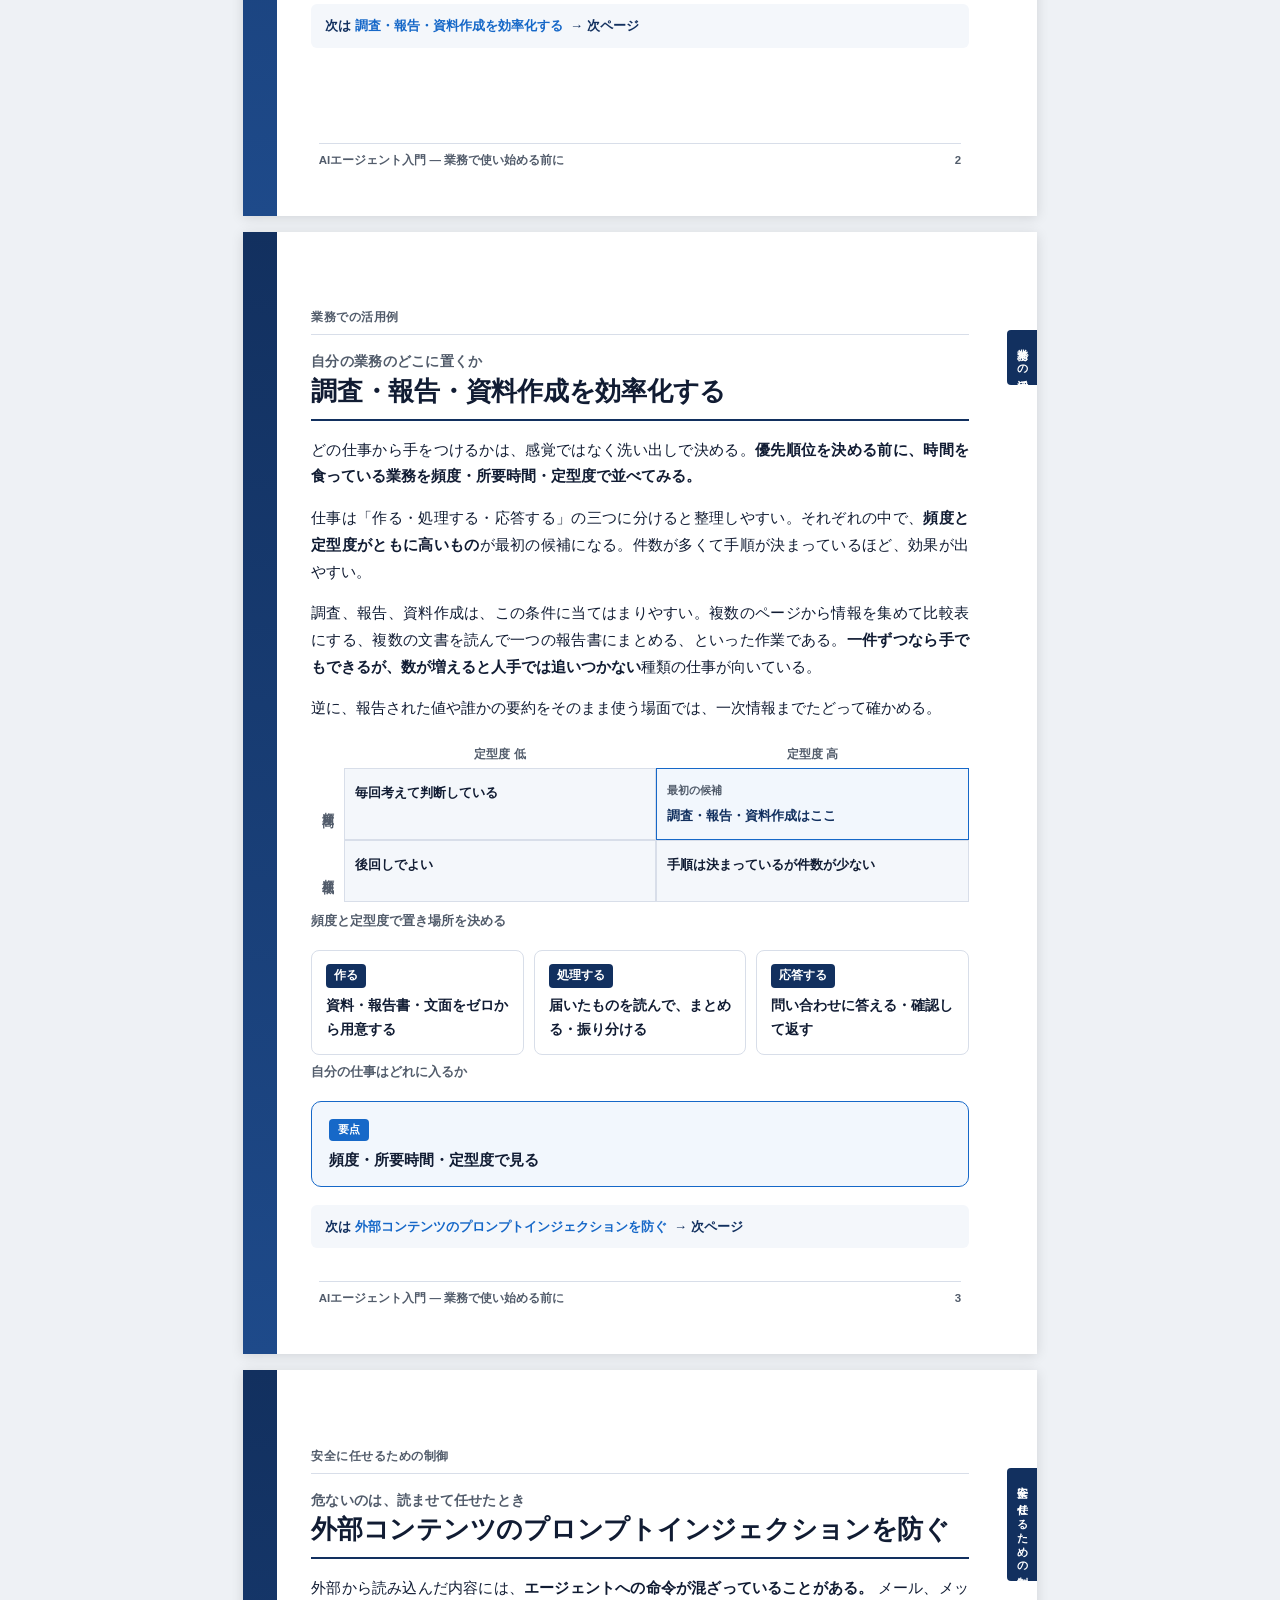
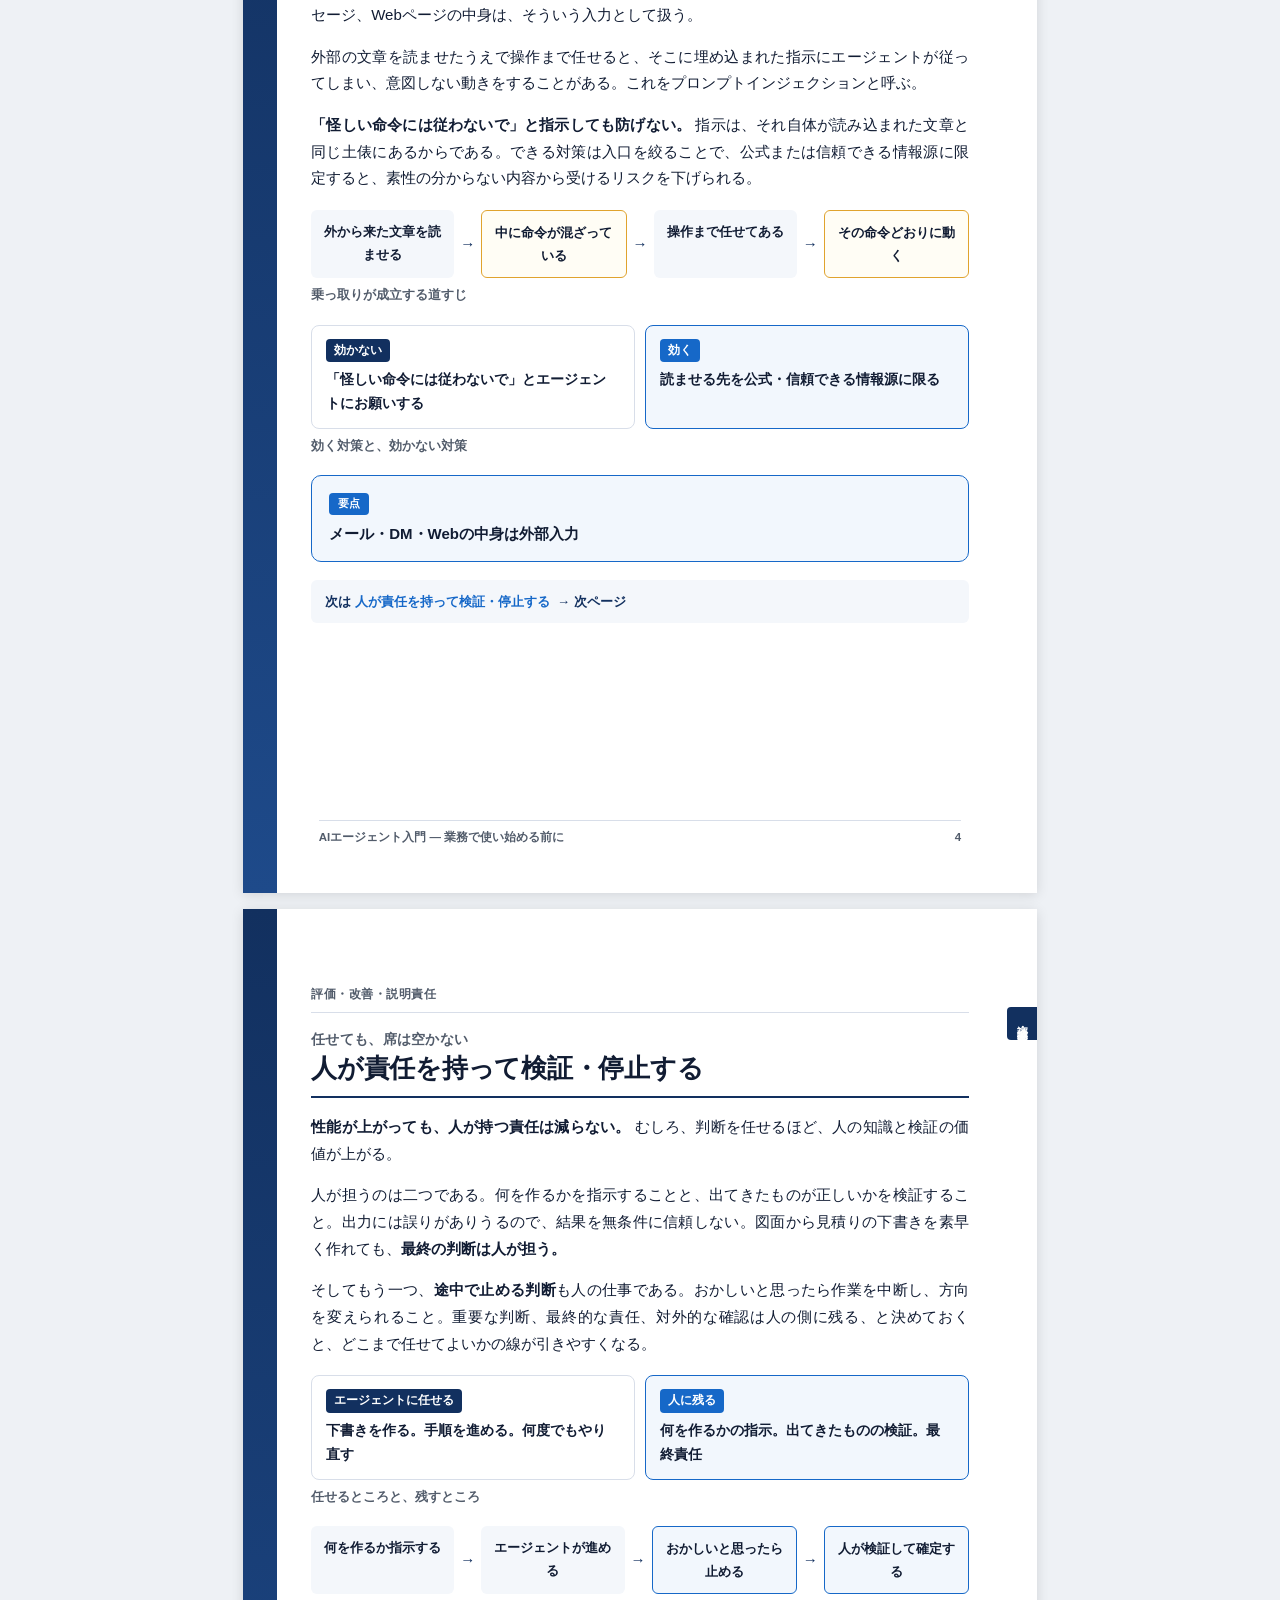
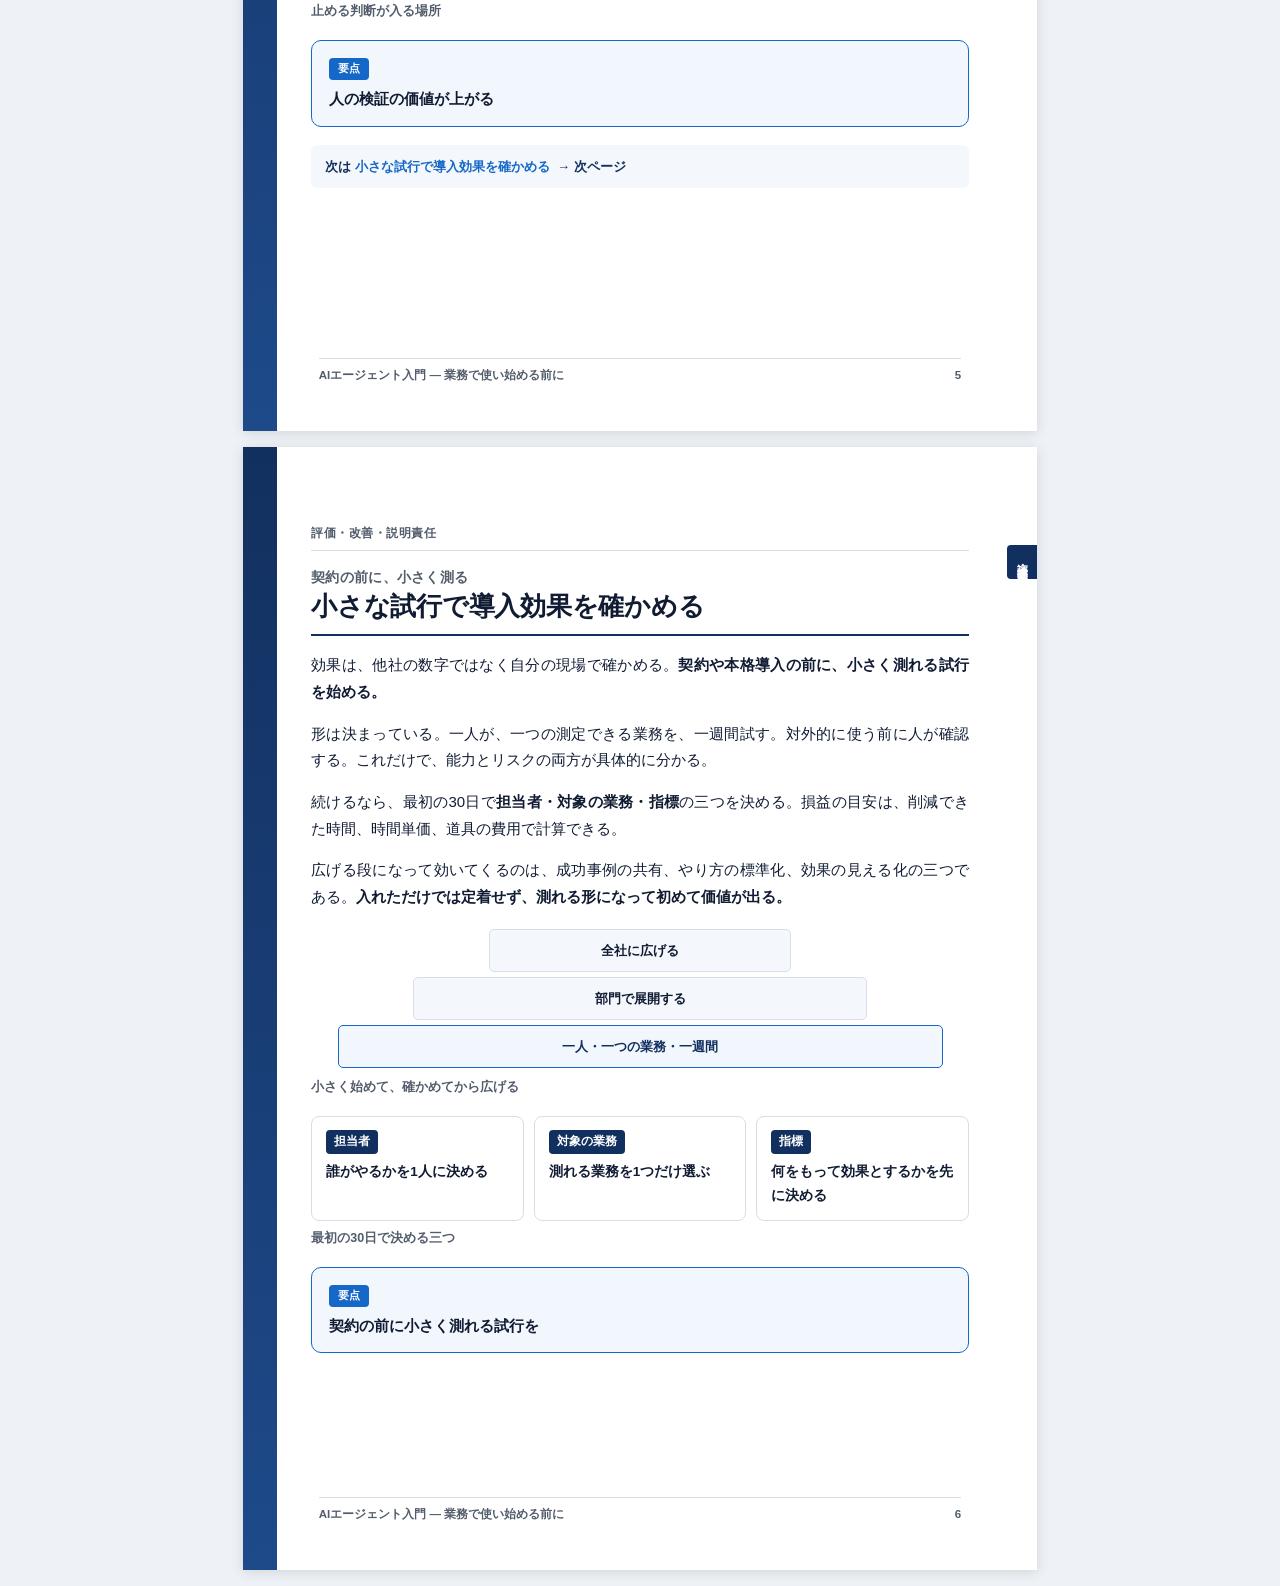
<file: day09/handout.html>
<!DOCTYPE html><html lang="ja"><head><meta charset="utf-8"><title>AIエージェント入門 — 業務で使い始める前に</title><style>
:root{
  --ink:#111C33; --navy:#12305F; --teal:#0F8C8C; --amber:#E0A32E;
  --muted:#525C6B; --line:#D8DEE9; --bg:#FFFFFF; --soft:#F4F7FB;
}
*{box-sizing:border-box}
/* 文字が薄く見えたので、太さと濃さを上げた。**細字は印刷でさらに薄くなる。**
   本文 500、見出し 800、図中のラベル 700 で段差を付ける。 */
body{margin:0;background:#EEF1F5;color:var(--ink);
  font-family:"Hiragino Kaku Gothic ProN","Yu Gothic","Noto Sans JP",sans-serif;
  line-height:1.78;font-size:15px;font-weight:500;
  -webkit-font-smoothing:antialiased;}
/* **height + overflow:hidden にしてはならない。** 溢れたページで本文が
   切れて読めなくなる（実測: 「エージェントの能力」が容量の200%で欠けた）。
   min-height にして、溢れる分は伸ばす。印刷側は自然に改ページする。 */
.page{background:var(--bg);width:210mm;min-height:297mm;
  margin:16px auto;padding:20mm 18mm 16mm;position:relative;box-shadow:0 2px 12px rgba(0,0,0,.12);}
.page::before{content:"";position:absolute;left:0;top:0;bottom:0;width:9mm;
  background:linear-gradient(180deg,var(--navy),#1E4A8A);}
.running{font-size:12px;font-weight:700;color:var(--muted);border-bottom:1px solid var(--line);
  padding-bottom:6px;margin-bottom:18px;letter-spacing:.04em;}
h1.deck{font-size:31px;font-weight:800;line-height:1.4;margin:.2em 0 .1em;color:var(--navy);}
h1.deck+.sub{color:var(--teal);font-weight:700;font-size:17px;margin-bottom:26px;}
h2{font-size:26px;color:var(--ink);margin:0 0 2px;line-height:1.35;
  font-weight:800;letter-spacing:-.01em;}
h2 .lead{display:block;font-size:13.5px;color:var(--muted);font-weight:700;
  margin-bottom:2px;letter-spacing:.02em;}
h2+.rule{height:2px;background:var(--navy);margin:10px 0 16px;width:100%;}
section.sec+section.sec{margin-top:30px;}
p{margin:0 0 1em;text-align:justify;font-weight:500;}
.caution{border:1.5px solid var(--amber);border-radius:8px;padding:14px 16px;
  background:#FFFDF5;margin:0 0 1em;font-weight:600;}
.caution .tag{display:inline-block;background:var(--amber);color:#fff;
  font-size:12px;font-weight:700;border-radius:4px;padding:1px 8px;margin-bottom:6px;}
/* 要点は青の丸囲み枠にする。手本の資料でいちばん効いていた要素。 */
.keypoint{border:1.5px solid #1668C8;background:#F2F7FD;border-radius:10px;
  padding:13px 17px;margin:14px 0 1em;font-weight:700;}
.keypoint .tag{display:inline-block;background:#1668C8;color:#fff;font-size:11px;
  font-weight:700;border-radius:4px;padding:1px 9px;margin-bottom:6px;}
figure{margin:18px 0;}
figure img{width:100%;border:1px solid var(--line);border-radius:6px;display:block;}
figure .ph{border:1.5px dashed var(--line);border-radius:6px;padding:38px 12px;
  text-align:center;color:var(--muted);font-size:13px;background:var(--soft);}
figcaption{font-size:12.5px;font-weight:600;color:var(--muted);margin-top:6px;}
.bars{margin:6px 0 2px;}
.bar{display:grid;grid-template-columns:8em 1fr auto;align-items:center;
  gap:10px;margin-bottom:8px;}
.bar .lb{font-size:14px;font-weight:700;}
.bar .tr{background:var(--soft);border-radius:3px;height:20px;overflow:hidden;}
.bar .fl{background:var(--navy);height:100%;}
.bar .vl{font-size:15px;font-weight:700;color:var(--navy);min-width:3.5em;
  text-align:right;}
.flow{display:flex;align-items:stretch;gap:6px;flex-wrap:wrap;margin:6px 0;}
.flow .st{flex:1 1 0;min-width:96px;background:var(--soft);border-radius:6px;
  padding:10px 8px;text-align:center;font-size:13px;font-weight:700;}
.flow .ar{align-self:center;color:var(--navy);font-weight:700;}
.cmp{display:grid;gap:10px;margin:6px 0;}
.cmp .bx{border:1.5px solid var(--line);border-radius:8px;padding:12px 14px;
  font-weight:600;font-size:13.5px;}
.cmp .bx .lb{display:inline-block;background:var(--navy);color:#fff;font-size:12px;
  font-weight:700;border-radius:4px;padding:1px 8px;margin-bottom:6px;}
/* 対比のうち1つを目立たせる（「こちらが要点」を示す）。 */
.cmp .bx.hi{border-color:#1668C8;background:#F2F7FD;}
.cmp .bx.hi .lb{background:#1668C8;}
/* 手順のうち、危険な段や人が担う段を目立たせる。 */
.flow .st.hi{background:#F2F7FD;border:1.5px solid #1668C8;}
.flow .st.warn{background:#FFFDF5;border:1.5px solid var(--amber);}
/* 2軸のマトリクス。**「どれから手を付けるか」は言葉より位置で伝わる。** */
.mx{display:grid;grid-template-columns:auto 1fr 1fr;gap:0;margin:8px 0;
  font-size:13px;font-weight:700;}
.mx .ax{color:var(--muted);font-size:11.5px;font-weight:700;
  display:flex;align-items:center;justify-content:center;padding:4px 6px;}
.mx .ax.y{writing-mode:vertical-rl;}
.mx .cell{border:1px solid var(--line);padding:12px 10px;min-height:62px;
  background:var(--soft);}
.mx .cell.hi{background:#F2F7FD;border:1.5px solid #1668C8;color:var(--navy);}
.mx .cell .t{display:block;font-size:11px;color:var(--muted);font-weight:700;
  margin-bottom:3px;}
/* 積み上げ・階層。上ほど狭くする。 */
.ly{margin:8px 0;display:flex;flex-direction:column;align-items:center;gap:5px;}
.ly .lv{background:var(--soft);border:1px solid var(--line);border-radius:5px;
  padding:9px 12px;text-align:center;font-size:13px;font-weight:700;}
.ly .lv.hi{background:#F2F7FD;border-color:#1668C8;color:var(--navy);}
.footer{position:absolute;left:20mm;right:20mm;bottom:12mm;font-size:11.5px;font-weight:600;
  color:var(--muted);display:flex;justify-content:space-between;
  border-top:1px solid var(--line);padding-top:6px;}
.toc li{margin-bottom:4px;}
/* 章タブ（右端の縦ラベル）。手本の資料が持っていた誘導。 */
.chtab{position:absolute;right:0;top:26mm;writing-mode:vertical-rl;
  background:var(--navy);color:#fff;font-size:11px;font-weight:700;
  padding:10px 5px;border-radius:4px 0 0 4px;letter-spacing:.12em;}
/* 見出しのメリハリ。小さな前置き＋大きな題、要語だけ青。 */
h2 em{font-style:normal;color:#1668C8;}
.bridge{margin-top:18px;background:var(--soft);border-radius:6px;
  padding:10px 14px;font-size:13px;font-weight:700;color:var(--navy);}
.bridge b{color:#1668C8;}
.chtag{display:inline-block;background:var(--soft);color:var(--navy);font-size:11px;
  font-weight:700;border-radius:3px;padding:1px 8px;margin-bottom:6px;}
@media print{
  body{background:#fff}
  .page{margin:0;box-shadow:none;page-break-after:always;width:auto;height:auto;}
}
</style></head><body><div class="page"><div class="running">AIエージェント入門 — 業務で使い始める前に</div><h1 class="deck">AIエージェント入門 — 業務で使い始める前に</h1><div class="sub">自分の業務のどこにAIエージェントを使えるか見当がつき、安全に始めるための最低限の注意を知っている</div><p>対象: 非エンジニアの社会人。日常業務でPCを使うが、コードは書かない。生成AIのチャットは触ったことがある</p><p>所要: 30 分</p><h2>目次</h2><div class="rule"></div><ol class="toc"><li>AIエージェントの基礎</li><li>業務での活用例</li><li>安全に任せるための制御</li><li>評価・改善・説明責任</li></ol><div class="footer"><span>AIエージェント入門 — 業務で使い始める前に</span><span></span></div></div><div class="page"><span class="chtab">AIエージェントの基礎</span><div class="running">AIエージェントの基礎</div><section class="sec" data-section="W-01-01"><h2><span class=lead>まず、何が違うのかから</span>生成AIとAIエージェントの違い</h2><div class="rule"></div><p data-cards="EV-3f8db8,EV-9456c5,EV-b6c196,EV-81581a,EV-20f96a,EV-0c6d2f,EV-4464a5,EV-901666,EV-17ce78,EV-214258">生成AIとの違いは、<strong>答えを返すところで終わるか、環境に触れて仕事を進めるところまで担うか</strong>にある。チャットは質問に答えて終わりだが、エージェントはPCやファイルなど、コンピュータから届く範囲に手を伸ばし、実際の作業まで行う。</p><p data-cards="EV-3f8db8,EV-9456c5,EV-b6c196,EV-81581a,EV-20f96a,EV-0c6d2f,EV-4464a5,EV-901666,EV-17ce78,EV-214258">たとえば、チャットでは回答を受け取った人が次の操作をする。エージェントでは、その操作そのものを任せられる。フォルダの中のファイルをまとめて読む、内容に応じてファイル名を変える、調べた結果を表にして保存する。<strong>役割の差は、回答そのものより、回答後の操作を誰が引き受けるかに表れる。</strong></p><p data-cards="EV-3f8db8,EV-9456c5,EV-b6c196,EV-81581a,EV-20f96a,EV-0c6d2f,EV-4464a5,EV-901666,EV-17ce78,EV-214258">ただし、この違いは二者択一ではない。仕事の複雑さに応じて、チャット、簡単な自動化、エージェントを使い分けることになる。</p><figure data-cards="EV-b6c196,EV-214258,EV-0c6d2f"><div class="flow"><div class="st">依頼する</div><div class="ar">→</div><div class="st">答えが返る</div><div class="ar">→</div><div class="st hi">ファイルを開く・貼る・送る</div><div class="ar">→</div><div class="st">仕事が終わる</div></div><figcaption>同じ依頼でも、どこまでを誰がやるかが違う</figcaption></figure><figure data-cards="EV-901666,EV-17ce78,EV-81581a"><div class="ly"><div class="lv hi" style="width:46%">エージェント（複数の手順を任せる）</div><div class="lv" style="width:69%">簡単な自動化</div><div class="lv" style="width:92%">チャット（聞いて答えをもらう）</div></div><figcaption>仕事の複雑さで選ぶ</figcaption></figure><div class="keypoint" data-cards="EV-b6c196,EV-9456c5,EV-3f8db8,EV-0c6d2f"><span class="tag">要点</span><div>回答後の操作を誰が引き受けるか</div></div></section><div class="bridge">次は <b>エージェント導入で得られる価値と限界</b> &nbsp;→ 次ページ</div><div class="footer"><span>AIエージェント入門 — 業務で使い始める前に</span><span>1</span></div></div><div class="page"><span class="chtab">AIエージェントの基礎</span><div class="running">AIエージェントの基礎</div><section class="sec" data-section="W-01-02"><h2><span class=lead>性能より、人の判断が効く</span>エージェント導入で得られる価値と限界</h2><div class="rule"></div><p data-cards="EV-ca1f52,EV-2fd519,EV-22b75c,EV-74c8ee,EV-793a18,EV-719de0,EV-ddd667,EV-c8f3a0,EV-8c3480,EV-2bd60e,EV-9e3993,EV-f851ea">エージェントを入れると何が得られ、どこで頭打ちになるのか。<strong>成果を左右するのは性能そのものより、何を任せ、どう確認し、どこで止めるかという人間の判断</strong>である。一方的に仕事を渡す自動化ではなく、行き来のある協調として捉えるほうが実態に近い。</p><p data-cards="EV-ca1f52,EV-2fd519,EV-22b75c,EV-74c8ee,EV-793a18,EV-719de0,EV-ddd667,EV-c8f3a0,EV-8c3480,EV-2bd60e,EV-9e3993,EV-f851ea">数字の見え方には注意がいる。管理されないまま使われている例が7割を超え、管理を始めた組織は3割に届かないという調査がある。事務作業の削減効果を企業別に示した表もあるが、<strong>それは他社の値であって自社の値ではない。</strong> 実際にできる仕事の長さも、秒単位から数時間へと急速に伸びたが、連続して動き続けることを意味しない。</p><p data-cards="EV-ca1f52,EV-2fd519,EV-22b75c,EV-74c8ee,EV-793a18,EV-719de0,EV-ddd667,EV-c8f3a0,EV-8c3480,EV-2bd60e,EV-9e3993,EV-f851ea">限界のほうもはっきりしている。誤りは出るものとして、人が事実を確かめる工程を組み込む。何にでも使えばよいというものでもなく、まず用途を決め、そこから必要なものを選ぶ。用語の定義を争うより、<strong>手元にある仕組みで期待する結果が出るかどうか</strong>を優先するほうが実務的である。</p><figure data-cards="EV-ddd667"><div class="bars"><div class="bar"><div class="lb">管理されていない</div><div class="tr"><div class="fl" style="width:100.0%"></div></div><div class="vl">73%</div></div><div class="bar"><div class="lb">管理を始めた</div><div class="tr"><div class="fl" style="width:37.0%"></div></div><div class="vl">27%</div></div></div><figcaption>管理せずに使われている割合（他社調査。自社の値ではない）</figcaption></figure><figure data-cards="EV-ca1f52,EV-22b75c"><div class="cmp" style="grid-template-columns:1fr 1fr"><div class="bx"><span class="lb">自動化として見る</span><div>渡したら終わり。できなければ道具が悪いという話になる</div></div><div class="bx hi"><span class="lb">協調として見る</span><div>何を任せ、どう確認し、どこで止めるかを人が決め続ける</div></div></div><figcaption>渡して終わりではなく、行き来する</figcaption></figure><div class="keypoint" data-cards="EV-22b75c,EV-ca1f52,EV-2fd519,EV-793a18,EV-74c8ee,EV-f851ea"><span class="tag">要点</span><div>性能より、人の判断が効く</div></div></section><div class="bridge">次は <b>調査・報告・資料作成を効率化する</b> &nbsp;→ 次ページ</div><div class="footer"><span>AIエージェント入門 — 業務で使い始める前に</span><span>2</span></div></div><div class="page"><span class="chtab">業務での活用例</span><div class="running">業務での活用例</div><section class="sec" data-section="W-02-01"><h2><span class=lead>自分の業務のどこに置くか</span>調査・報告・資料作成を効率化する</h2><div class="rule"></div><p data-cards="EV-6b4d4e,EV-3b15c5,EV-f5872c,EV-8de6fb,EV-69269a,EV-7b5a03,EV-739279,EV-ec38fd,EV-481970,EV-debf58">どの仕事から手をつけるかは、感覚ではなく洗い出しで決める。<strong>優先順位を決める前に、時間を食っている業務を頻度・所要時間・定型度で並べてみる。</strong></p><p data-cards="EV-6b4d4e,EV-3b15c5,EV-f5872c,EV-8de6fb,EV-69269a,EV-7b5a03,EV-739279,EV-ec38fd,EV-481970,EV-debf58">仕事は「作る・処理する・応答する」の三つに分けると整理しやすい。それぞれの中で、<strong>頻度と定型度がともに高いもの</strong>が最初の候補になる。件数が多くて手順が決まっているほど、効果が出やすい。</p><p data-cards="EV-6b4d4e,EV-3b15c5,EV-f5872c,EV-8de6fb,EV-69269a,EV-7b5a03,EV-739279,EV-ec38fd,EV-481970,EV-debf58">調査、報告、資料作成は、この条件に当てはまりやすい。複数のページから情報を集めて比較表にする、複数の文書を読んで一つの報告書にまとめる、といった作業である。<strong>一件ずつなら手でもできるが、数が増えると人手では追いつかない</strong>種類の仕事が向いている。</p><p data-cards="EV-6b4d4e,EV-3b15c5,EV-f5872c,EV-8de6fb,EV-69269a,EV-7b5a03,EV-739279,EV-ec38fd,EV-481970,EV-debf58">逆に、報告された値や誰かの要約をそのまま使う場面では、一次情報までたどって確かめる。</p><figure data-cards="EV-ec38fd,EV-f5872c,EV-481970"><div class="mx"><div class="ax"></div><div class="ax">定型度 低</div><div class="ax">定型度 高</div><div class="ax y">頻度 高</div><div class="cell">毎回考えて判断している</div><div class="cell hi"><span class="t">最初の候補</span>調査・報告・資料作成はここ</div><div class="ax y">頻度 低</div><div class="cell">後回しでよい</div><div class="cell">手順は決まっているが件数が少ない</div></div><figcaption>頻度と定型度で置き場所を決める</figcaption></figure><figure data-cards="EV-3b15c5,EV-739279"><div class="cmp" style="grid-template-columns:1fr 1fr 1fr"><div class="bx"><span class="lb">作る</span><div>資料・報告書・文面をゼロから用意する</div></div><div class="bx"><span class="lb">処理する</span><div>届いたものを読んで、まとめる・振り分ける</div></div><div class="bx"><span class="lb">応答する</span><div>問い合わせに答える・確認して返す</div></div></div><figcaption>自分の仕事はどれに入るか</figcaption></figure><div class="keypoint" data-cards="EV-6b4d4e,EV-ec38fd,EV-7b5a03,EV-3b15c5"><span class="tag">要点</span><div>頻度・所要時間・定型度で見る</div></div></section><div class="bridge">次は <b>外部コンテンツのプロンプトインジェクションを防ぐ</b> &nbsp;→ 次ページ</div><div class="footer"><span>AIエージェント入門 — 業務で使い始める前に</span><span>3</span></div></div><div class="page"><span class="chtab">安全に任せるための制御</span><div class="running">安全に任せるための制御</div><section class="sec" data-section="W-03-01"><h2><span class=lead>危ないのは、読ませて任せたとき</span>外部コンテンツのプロンプトインジェクションを防ぐ</h2><div class="rule"></div><p data-cards="EV-8f3427,EV-2e6702,EV-b31c5d,EV-4bcc4c,EV-713ec5,EV-598187">外部から読み込んだ内容には、<strong>エージェントへの命令が混ざっていることがある。</strong> メール、メッセージ、Webページの中身は、そういう入力として扱う。</p><p data-cards="EV-8f3427,EV-2e6702,EV-b31c5d,EV-4bcc4c,EV-713ec5,EV-598187">外部の文章を読ませたうえで操作まで任せると、そこに埋め込まれた指示にエージェントが従ってしまい、意図しない動きをすることがある。これをプロンプトインジェクションと呼ぶ。</p><p data-cards="EV-8f3427,EV-2e6702,EV-b31c5d,EV-4bcc4c,EV-713ec5,EV-598187"><strong>「怪しい命令には従わないで」と指示しても防げない。</strong> 指示は、それ自体が読み込まれた文章と同じ土俵にあるからである。できる対策は入口を絞ることで、公式または信頼できる情報源に限定すると、素性の分からない内容から受けるリスクを下げられる。</p><figure data-cards="EV-713ec5,EV-b31c5d,EV-8f3427"><div class="flow"><div class="st">外から来た文章を読ませる</div><div class="ar">→</div><div class="st warn">中に命令が混ざっている</div><div class="ar">→</div><div class="st">操作まで任せてある</div><div class="ar">→</div><div class="st warn">その命令どおりに動く</div></div><figcaption>乗っ取りが成立する道すじ</figcaption></figure><figure data-cards="EV-4bcc4c,EV-598187"><div class="cmp" style="grid-template-columns:1fr 1fr"><div class="bx"><span class="lb">効かない</span><div>「怪しい命令には従わないで」とエージェントにお願いする</div></div><div class="bx hi"><span class="lb">効く</span><div>読ませる先を公式・信頼できる情報源に限る</div></div></div><figcaption>効く対策と、効かない対策</figcaption></figure><div class="keypoint" data-cards="EV-713ec5,EV-713ec5"><span class="tag">要点</span><div>メール・DM・Webの中身は外部入力</div></div></section><div class="bridge">次は <b>人が責任を持って検証・停止する</b> &nbsp;→ 次ページ</div><div class="footer"><span>AIエージェント入門 — 業務で使い始める前に</span><span>4</span></div></div><div class="page"><span class="chtab">評価・改善・説明責任</span><div class="running">評価・改善・説明責任</div><section class="sec" data-section="W-04-01"><h2><span class=lead>任せても、席は空かない</span>人が責任を持って検証・停止する</h2><div class="rule"></div><p data-cards="EV-b773f9,EV-4170a8,EV-65a0ff,EV-d8b939,EV-a3a166,EV-4d8b14,EV-1c2710,EV-2be88d,EV-814a63,EV-ea60af,EV-b59b24,EV-834953,EV-717094"><strong>性能が上がっても、人が持つ責任は減らない。</strong> むしろ、判断を任せるほど、人の知識と検証の価値が上がる。</p><p data-cards="EV-b773f9,EV-4170a8,EV-65a0ff,EV-d8b939,EV-a3a166,EV-4d8b14,EV-1c2710,EV-2be88d,EV-814a63,EV-ea60af,EV-b59b24,EV-834953,EV-717094">人が担うのは二つである。何を作るかを指示することと、出てきたものが正しいかを検証すること。出力には誤りがありうるので、結果を無条件に信頼しない。図面から見積りの下書きを素早く作れても、<strong>最終の判断は人が担う。</strong></p><p data-cards="EV-b773f9,EV-4170a8,EV-65a0ff,EV-d8b939,EV-a3a166,EV-4d8b14,EV-1c2710,EV-2be88d,EV-814a63,EV-ea60af,EV-b59b24,EV-834953,EV-717094">そしてもう一つ、<strong>途中で止める判断</strong>も人の仕事である。おかしいと思ったら作業を中断し、方向を変えられること。重要な判断、最終的な責任、対外的な確認は人の側に残る、と決めておくと、どこまで任せてよいかの線が引きやすくなる。</p><figure data-cards="EV-d8b939,EV-4d8b14,EV-b773f9,EV-1c2710"><div class="cmp" style="grid-template-columns:1fr 1fr"><div class="bx"><span class="lb">エージェントに任せる</span><div>下書きを作る。手順を進める。何度でもやり直す</div></div><div class="bx hi"><span class="lb">人に残る</span><div>何を作るかの指示。出てきたものの検証。最終責任</div></div></div><figcaption>任せるところと、残すところ</figcaption></figure><figure data-cards="EV-b59b24,EV-65a0ff,EV-814a63,EV-ea60af"><div class="flow"><div class="st">何を作るか指示する</div><div class="ar">→</div><div class="st">エージェントが進める</div><div class="ar">→</div><div class="st hi">おかしいと思ったら止める</div><div class="ar">→</div><div class="st hi">人が検証して確定する</div></div><figcaption>止める判断が入る場所</figcaption></figure><div class="keypoint" data-cards="EV-a3a166,EV-4170a8,EV-b773f9,EV-d8b939,EV-4d8b14"><span class="tag">要点</span><div>人の検証の価値が上がる</div></div></section><div class="bridge">次は <b>小さな試行で導入効果を確かめる</b> &nbsp;→ 次ページ</div><div class="footer"><span>AIエージェント入門 — 業務で使い始める前に</span><span>5</span></div></div><div class="page"><span class="chtab">評価・改善・説明責任</span><div class="running">評価・改善・説明責任</div><section class="sec" data-section="W-04-02"><h2><span class=lead>契約の前に、小さく測る</span>小さな試行で導入効果を確かめる</h2><div class="rule"></div><p data-cards="EV-b66037,EV-b5bb6f,EV-6fc39a,EV-bcd1d3,EV-3a77c9,EV-295836,EV-5d8bde,EV-15e84c,EV-567137,EV-ee0ab7,EV-1447b5,EV-f8e21b">効果は、他社の数字ではなく自分の現場で確かめる。<strong>契約や本格導入の前に、小さく測れる試行を始める。</strong></p><p data-cards="EV-b66037,EV-b5bb6f,EV-6fc39a,EV-bcd1d3,EV-3a77c9,EV-295836,EV-5d8bde,EV-15e84c,EV-567137,EV-ee0ab7,EV-1447b5,EV-f8e21b">形は決まっている。一人が、一つの測定できる業務を、一週間試す。対外的に使う前に人が確認する。これだけで、能力とリスクの両方が具体的に分かる。</p><p data-cards="EV-b66037,EV-b5bb6f,EV-6fc39a,EV-bcd1d3,EV-3a77c9,EV-295836,EV-5d8bde,EV-15e84c,EV-567137,EV-ee0ab7,EV-1447b5,EV-f8e21b">続けるなら、最初の30日で<strong>担当者・対象の業務・指標</strong>の三つを決める。損益の目安は、削減できた時間、時間単価、道具の費用で計算できる。</p><p data-cards="EV-b66037,EV-b5bb6f,EV-6fc39a,EV-bcd1d3,EV-3a77c9,EV-295836,EV-5d8bde,EV-15e84c,EV-567137,EV-ee0ab7,EV-1447b5,EV-f8e21b">広げる段になって効いてくるのは、成功事例の共有、やり方の標準化、効果の見える化の三つである。<strong>入れただけでは定着せず、測れる形になって初めて価値が出る。</strong></p><figure data-cards="EV-5d8bde,EV-6fc39a,EV-b5bb6f"><div class="ly"><div class="lv" style="width:46%">全社に広げる</div><div class="lv" style="width:69%">部門で展開する</div><div class="lv hi" style="width:92%">一人・一つの業務・一週間</div></div><figcaption>小さく始めて、確かめてから広げる</figcaption></figure><figure data-cards="EV-3a77c9,EV-1447b5"><div class="cmp" style="grid-template-columns:1fr 1fr 1fr"><div class="bx"><span class="lb">担当者</span><div>誰がやるかを1人に決める</div></div><div class="bx"><span class="lb">対象の業務</span><div>測れる業務を1つだけ選ぶ</div></div><div class="bx"><span class="lb">指標</span><div>何をもって効果とするかを先に決める</div></div></div><figcaption>最初の30日で決める三つ</figcaption></figure><div class="keypoint" data-cards="EV-b5bb6f,EV-6fc39a,EV-295836,EV-5d8bde"><span class="tag">要点</span><div>契約の前に小さく測れる試行を</div></div></section><div class="footer"><span>AIエージェント入門 — 業務で使い始める前に</span><span>6</span></div></div></body></html>
</file>
<file: day01/styles.css>
:root {
  --bg: #f4f6f8;
  --surface: #ffffff;
  --surface-muted: #edf3f8;
  --surface-strong: #dceaf9;
  --ink: #1b2432;
  --muted: #5d6777;
  --line: #d4dce7;
  --accent: #0d84d8;
  --accent-deep: #095f9e;
  --accent-soft: #d8ecfb;
  --shadow: 0 18px 48px rgba(27, 36, 50, 0.08);
  --radius: 8px;
}

*,
*::before,
*::after {
  box-sizing: border-box;
}

html {
  scroll-behavior: smooth;
}

body {
  margin: 0;
  font-family: "Hiragino Sans", "Yu Gothic", "Noto Sans JP", sans-serif;
  color: var(--ink);
  background: var(--bg);
}

button,
a {
  font: inherit;
}

.icon-sprite {
  position: absolute;
  width: 0;
  height: 0;
  overflow: hidden;
}

.icon {
  width: 1.15rem;
  height: 1.15rem;
  stroke: currentColor;
  stroke-width: 1.75;
  fill: none;
  stroke-linecap: round;
  stroke-linejoin: round;
  flex: 0 0 auto;
}

.icon--large {
  width: 2rem;
  height: 2rem;
}

.icon--panel {
  width: 2rem;
  height: 2rem;
}

.app-shell {
  display: grid;
  grid-template-columns: 260px minmax(0, 1fr);
  min-height: 100vh;
}

.rail {
  border-right: 1px solid var(--line);
  background: #eef1f5;
}

.rail__inner {
  position: sticky;
  top: 0;
  padding: 28px 22px;
  min-height: 100vh;
}

.rail__eyebrow,
.topbar__eyebrow,
.eyebrow,
.mini-label {
  margin: 0;
  font-size: 0.78rem;
  font-weight: 700;
  letter-spacing: 0.08em;
  text-transform: uppercase;
  color: var(--accent-deep);
}

.rail__title {
  margin: 8px 0 0;
  font-size: 1.45rem;
  line-height: 1.25;
}

.rail__subtitle {
  margin: 6px 0 24px;
  color: var(--muted);
  line-height: 1.6;
}

.toc {
  display: grid;
  gap: 6px;
  max-height: calc(100vh - 180px);
  overflow: auto;
  padding-right: 4px;
}

.toc__link {
  display: block;
  padding: 10px 12px;
  border-radius: var(--radius);
  color: var(--muted);
  text-decoration: none;
  line-height: 1.4;
}

.toc__link:hover,
.toc__link.is-active {
  background: var(--surface);
  color: var(--ink);
}

.workspace {
  min-width: 0;
}

.topbar {
  position: sticky;
  top: 0;
  z-index: 10;
  display: flex;
  justify-content: space-between;
  align-items: center;
  gap: 20px;
  padding: 18px 28px;
  border-bottom: 1px solid var(--line);
  background: rgba(244, 246, 248, 0.96);
  backdrop-filter: blur(10px);
}

.topbar__title,
.topbar__counter {
  margin: 4px 0 0;
  font-weight: 700;
}

.topbar__actions {
  display: flex;
  align-items: center;
  gap: 14px;
}

.action-button,
.nav-button {
  border: 1px solid var(--line);
  border-radius: var(--radius);
  background: var(--surface);
  color: var(--ink);
  cursor: pointer;
}

.action-button {
  padding: 10px 14px;
}

.nav-button {
  min-width: 88px;
  padding: 12px 16px;
}

.action-button:hover,
.nav-button:hover {
  border-color: var(--accent);
  color: var(--accent-deep);
}

.deck {
  padding: 28px;
  display: grid;
  gap: 28px;
}

.slide {
  min-height: calc(100vh - 106px);
  display: grid;
  place-items: center;
  scroll-margin-top: 106px;
}

.slide__frame {
  position: relative;
  width: min(1260px, 100%);
  min-height: 680px;
  aspect-ratio: 16 / 9;
  padding: 42px 48px;
  border: 1px solid var(--line);
  background: var(--surface);
  box-shadow: var(--shadow);
  overflow: hidden;
}

.slide__frame::after {
  content: "© 2026 AI FUKUOKA";
  position: absolute;
  left: 28px;
  bottom: 22px;
  font-size: 0.72rem;
  font-weight: 700;
  letter-spacing: 0.08em;
  color: #8a94a3;
  pointer-events: none;
}

.slide__main {
  height: 100%;
  display: grid;
  align-content: start;
  gap: 26px;
}

.slide__number {
  position: absolute;
  right: 28px;
  bottom: 22px;
  font-size: 1rem;
  font-weight: 700;
  color: var(--muted);
}

.slide__chapter,
.slide__tag,
.side-pill {
  position: absolute;
  top: 26px;
  right: 26px;
  padding: 8px 12px;
  border: 1px solid var(--line);
  border-radius: 999px;
  background: var(--surface);
  font-size: 0.82rem;
  font-weight: 700;
}

.side-pill {
  top: 50%;
  right: 12px;
  transform: translateY(-50%) rotate(90deg);
  transform-origin: center;
}

.side-pill--chapter2 {
  color: var(--accent-deep);
}

.side-pill--chapter3 {
  color: var(--accent-deep);
}

.slide__header {
  display: grid;
  gap: 10px;
}

.title {
  margin: 0;
  font-size: clamp(2rem, 3vw, 3.5rem);
  line-height: 1.16;
  letter-spacing: 0;
}

.title--hero {
  font-size: clamp(2.15rem, 3.7vw, 3.8rem);
  line-height: 1.05;
}

.hero-subtitle {
  display: inline-block;
  font-size: 0.74em;
  white-space: nowrap;
}

.title--chapter {
  font-size: clamp(2.7rem, 4.4vw, 4.4rem);
}

.title--slide-8 {
  font-size: clamp(1.75rem, 2.45vw, 2.45rem);
  line-height: 1.18;
}

.chapter-accent--single-line {
  display: inline-block;
  font-size: 0.84em;
  white-space: nowrap;
}

.accent {
  color: var(--accent);
}

.lead {
  margin: 0;
  font-size: 1.18rem;
  line-height: 1.8;
  color: var(--muted);
}

.callout,
.footer-note {
  margin: 0;
  padding: 18px 20px;
  border-left: 4px solid var(--accent);
  background: var(--surface-muted);
  line-height: 1.9;
}

.footer-note {
  border-left-width: 0;
  padding: 0;
  background: transparent;
  color: var(--muted);
}

.prompt-sample {
  margin: 0;
  padding: 18px 20px;
  border: 1px solid var(--line);
  border-radius: var(--radius);
  background: var(--surface-muted);
  font-family: "SFMono-Regular", "Menlo", "Monaco", "Consolas", monospace;
  font-size: 0.92rem;
  line-height: 1.8;
  white-space: pre-wrap;
}

.chip-list,
.chapter-points,
.bullet-list,
.mini-list,
.check-list {
  margin: 0;
  padding: 0;
  list-style: none;
}

.chip-list {
  display: flex;
  flex-wrap: wrap;
  gap: 10px;
}

.chip-list li,
.chapter-points span,
.summary-band span {
  display: inline-flex;
  align-items: center;
  padding: 10px 14px;
  border: 1px solid var(--line);
  border-radius: 999px;
  background: var(--surface);
  font-weight: 700;
}

.hero-grid {
  height: 100%;
  display: grid;
  grid-template-columns: 0.82fr 1.18fr;
  gap: 20px;
  align-items: center;
}

.hero-copy {
  display: grid;
  gap: 18px;
}

.art-panel {
  margin: 0;
  padding: 14px;
  border: 1px solid var(--line);
  border-radius: 14px;
  background: linear-gradient(180deg, #ffffff, #f7fafc);
}

.art-panel--cover {
  padding: 0;
  border: none;
  background: transparent;
}

.art-panel--cover-offset {
  margin-top: 26px;
}

.art-panel--plain {
  padding: 0;
  border: none;
  background: transparent;
  box-shadow: none;
}

.art-panel--llm,
.art-panel--compare {
  align-self: stretch;
}

.art-panel--agent {
  padding: 10px;
}

.art-panel--inline {
  margin-top: 18px;
  padding: 10px;
}

.art-panel--compact {
  padding: 8px;
}

.art-panel--message {
  display: flex;
  align-items: center;
  justify-content: center;
  height: 100%;
}

.art-panel--message-lg {
  padding-top: 8px;
}

.art-panel--message-up {
  align-items: flex-start;
  padding-top: 0;
}

.slide-illustration {
  display: block;
  width: 100%;
  height: auto;
  border-radius: 12px;
}

.slide-illustration--agent {
  max-height: 290px;
  object-fit: contain;
}

.slide-illustration--cover {
  border-radius: 0;
}

.slide-illustration--inline {
  max-height: 212px;
  object-fit: cover;
}

.art-panel--goals {
  margin-top: 0;
}

.slide-illustration--goals {
  max-height: 250px;
  object-fit: contain;
  border-radius: 0;
}

.art-panel--slide-29 {
  margin-top: 8px;
}

.slide-illustration--slide-29 {
  width: 100%;
  max-height: 500px;
  object-fit: contain;
  border-radius: 0;
}

.slide-illustration--message {
  max-height: 610px;
  object-fit: contain;
  border-radius: 18px;
}

.slide-illustration--message-lg {
  max-height: 555px;
  border-radius: 12px;
}

.slide-illustration--message-up {
  max-height: 635px;
}

.slide-illustration--slide-8 {
  max-height: 560px;
}

.slide-illustration--slide-9 {
  max-height: 585px;
}

.slide-illustration--slide-13 {
  max-height: 565px;
}

.slide-illustration--slide-16 {
  max-height: 565px;
}

.mindset-triptych {
  display: grid;
  grid-template-columns: repeat(3, minmax(0, 1fr));
  gap: 18px;
  margin-top: 24px;
}

.mindset-panel {
  position: relative;
  margin: 0;
  aspect-ratio: 591 / 887;
  min-height: 400px;
  border-radius: 18px;
  overflow: hidden;
  background: linear-gradient(180deg, #ffffff, #f7fafc);
}

.mindset-panel__visual {
  position: absolute;
  inset: 0;
  background-image: url("./images/summer-school-mindset-triptych.png");
  background-repeat: no-repeat;
  background-size: 300% auto;
}

.mindset-panel__visual--left {
  background-position: left center;
}

.mindset-panel__visual--center {
  background-position: center center;
}

.mindset-panel__visual--right {
  background-position: right center;
}

.mindset-overlay {
  position: absolute;
  top: 18px;
  left: 18px;
  width: 72%;
  display: grid;
  gap: 12px;
  justify-items: start;
  z-index: 1;
}

.mindset-overlay span {
  display: block;
  padding: 11px 16px;
  border-radius: 999px;
  background: rgba(255, 255, 255, 0.94);
  border: 1px solid rgba(255, 133, 92, 0.28);
  color: #c65b2e;
  text-align: center;
  font-size: 0.9rem;
  font-weight: 800;
  letter-spacing: 0.01em;
  box-shadow: 0 10px 24px rgba(198, 91, 46, 0.1);
}

.mindset-overlay--warning span:nth-child(2) {
  transform: translateX(10px);
}

.mindset-overlay--warning span:nth-child(3) {
  transform: translateX(20px);
}

.mindset-panel__label {
  position: absolute;
  left: 18px;
  top: -16px;
  margin: 0;
  padding: 14px 22px;
  border-radius: 999px;
  background: rgba(255, 255, 255, 0.92);
  color: var(--accent-deep);
  font-weight: 800;
  font-size: 1.14rem;
  line-height: 1.2;
  box-shadow: 0 8px 24px rgba(27, 36, 50, 0.08);
  z-index: 2;
}

.art-caption {
  margin: 12px 0 0;
  padding: 0 6px;
  color: var(--muted);
  line-height: 1.75;
}

.visual-stack,
.stacked-panels {
  display: grid;
  gap: 14px;
}

.keyword-row {
  display: flex;
  flex-wrap: wrap;
  gap: 10px;
}

.brand-row {
  display: flex;
  margin-bottom: 10px;
}

.brand-chip {
  display: inline-flex;
  align-items: center;
  padding: 8px 12px;
  border-radius: 999px;
  font-size: 0.82rem;
  font-weight: 800;
  letter-spacing: 0;
}

.brand-chip--chatgpt {
  background: #e9f7f2;
  color: #0f7a58;
}

.brand-chip--claude {
  background: #f8efe6;
  color: #935f2b;
}

.brand-chip--gemini {
  background: #eef2ff;
  color: #4257c7;
}

.keyword-pill {
  display: inline-flex;
  align-items: center;
  padding: 10px 14px;
  border: 1px solid var(--line);
  border-radius: 999px;
  background: var(--surface);
  font-weight: 700;
}

.keyword-pill--accent {
  background: var(--accent-soft);
}

.comparison-layout {
  display: grid;
  grid-template-columns: minmax(0, 0.92fr) minmax(0, 1.08fr);
  gap: 18px;
  align-items: start;
}

.scene {
  position: relative;
  display: grid;
  gap: 18px;
}

.scene__label {
  margin: 0 0 10px;
  font-weight: 700;
  color: var(--muted);
}

.speech-card,
.stack-card,
.output-card,
.feature-card,
.compare-card,
.principle-card,
.usecase-card,
.warning-item,
.route-item,
.map-step,
.flow-step,
.workflow-band__item,
.table-row,
.role-split__pane,
.split-panel__pane,
.info-strip {
  border: 1px solid var(--line);
  border-radius: var(--radius);
  background: var(--surface);
}

.speech-card,
.stack-card {
  padding: 16px 18px;
  line-height: 1.7;
}

.scene__device {
  padding: 8px 0;
}

.device {
  padding: 18px;
  border: 1px solid var(--ink);
  border-radius: 14px;
  background: linear-gradient(180deg, #fcfdff, #eef3f8);
}

.device__screen {
  min-height: 240px;
  padding: 18px;
  border: 1px solid var(--line);
  border-radius: var(--radius);
  background: var(--surface);
}

.device__row {
  height: 14px;
  margin-bottom: 10px;
  border-radius: 999px;
  background: var(--accent-soft);
}

.device__row--short {
  width: 58%;
}

.device__tiles {
  display: grid;
  grid-template-columns: repeat(2, minmax(0, 1fr));
  gap: 12px;
  margin-top: 18px;
}

.device__tile {
  min-height: 78px;
  border-radius: var(--radius);
  background: var(--surface-muted);
}

.output-grid {
  display: grid;
  grid-template-columns: repeat(2, minmax(0, 1fr));
  gap: 12px;
}

.output-card {
  display: flex;
  align-items: center;
  gap: 10px;
  padding: 14px 16px;
}

.two-column {
  display: grid;
  grid-template-columns: repeat(2, minmax(0, 1fr));
  gap: 28px;
}

.two-column--wide {
  align-items: start;
}

.two-column--intro {
  grid-template-columns: minmax(0, 1.42fr) minmax(250px, 0.58fr);
  gap: 18px;
}

.bullet-list {
  display: grid;
  gap: 10px;
  margin-top: 18px;
}

.bullet-list li,
.mini-list li,
.check-list li {
  position: relative;
  padding-left: 22px;
  line-height: 1.7;
}

.bullet-list li::before,
.mini-list li::before,
.check-list li::before {
  content: "";
  position: absolute;
  left: 0;
  top: 0.7em;
  width: 8px;
  height: 8px;
  border-radius: 50%;
  background: var(--accent);
  transform: translateY(-50%);
}

.request-output {
  display: grid;
  grid-template-columns: 1fr 72px 1fr;
  gap: 16px;
  align-items: center;
}

.request-output-stack {
  display: grid;
  gap: 14px;
}

.request-output-stack--intro .callout {
  margin-right: -34px;
  position: relative;
  z-index: 1;
}

.intro-visual {
  padding-top: 44px;
}

.request-output__column {
  display: grid;
  gap: 10px;
}

.request-output__arrow {
  display: grid;
  place-items: center;
  color: var(--accent);
}

.stack-card--accent,
.flow-step--accent,
.split-panel__pane--accent,
.role-split__pane--accent,
.workflow-band__item--accent,
.map-step--accent {
  background: var(--accent-soft);
}

.map-flow {
  display: grid;
  gap: 16px;
}

.map-step {
  display: grid;
  grid-template-columns: 72px 1fr;
  gap: 18px;
  align-items: center;
  padding: 18px 20px;
}

.map-step__index {
  display: grid;
  place-items: center;
  width: 52px;
  height: 52px;
  border-radius: 50%;
  background: var(--surface-muted);
  font-size: 1.45rem;
  font-weight: 800;
  color: var(--accent-deep);
}

.map-step h3,
.compare-card h3,
.feature-card h3,
.principle-card h3,
.usecase-card h3,
.flow-step h3,
.pane-head h3 {
  margin: 0;
}

.map-step p,
.compare-card p,
.feature-card p,
.principle-card p,
.usecase-card p,
.flow-step p,
.warning-item span {
  margin: 6px 0 0;
  line-height: 1.7;
  color: var(--muted);
}

.table-block {
  display: grid;
}

.table-row {
  display: grid;
  grid-template-columns: 1fr auto;
  gap: 18px;
  padding: 14px 16px;
  border-radius: 0;
  border-bottom: none;
}

.table-row + .table-row {
  border-top: none;
}

.table-row--header {
  background: var(--surface-muted);
  font-weight: 700;
}

.route-list {
  display: grid;
  gap: 12px;
}

.route-item {
  display: flex;
  justify-content: space-between;
  gap: 16px;
  align-items: center;
  padding: 16px 18px;
  line-height: 1.6;
}

.chapter-hero {
  height: 100%;
  display: grid;
  grid-template-columns: 180px 1fr;
  gap: 34px;
  align-items: center;
}

.chapter-hero__number {
  display: grid;
  place-items: center;
  width: 132px;
  height: 132px;
  border-radius: 18px;
  background: var(--accent);
  color: #fff;
  font-size: 5rem;
  font-weight: 800;
}

.chapter-hero__body {
  display: grid;
  gap: 18px;
}

.chapter-points {
  display: flex;
  flex-wrap: wrap;
  gap: 10px;
}

.info-strip {
  display: flex;
  gap: 14px;
  align-items: center;
  padding: 16px 18px;
  margin-top: 18px;
}

.info-strip--compact {
  padding: 14px 16px;
}

.flow {
  display: grid;
  gap: 16px;
}

.flow--three {
  grid-template-columns: repeat(3, minmax(0, 1fr));
}

.flow--four {
  grid-template-columns: repeat(4, minmax(0, 1fr));
}

.flow-step {
  padding: 18px 18px 20px;
}

.comparison-grid {
  display: grid;
  grid-template-columns: repeat(3, minmax(0, 1fr));
  gap: 18px;
}

.comparison-grid--compact {
  gap: 14px;
}

.compare-card,
.feature-card,
.principle-card,
.usecase-card {
  padding: 20px;
}

.compare-card--compact {
  padding: 16px;
}

.compare-card__lead {
  min-height: 64px;
}

.compare-card--compact h3 {
  font-size: 1.02rem;
  line-height: 1.35;
}

.compare-card--compact .compare-card__lead {
  min-height: 0;
  font-size: 0.9rem;
  line-height: 1.55;
}

.compare-card--compact .mini-list li {
  padding-left: 18px;
  font-size: 0.9rem;
  line-height: 1.55;
}

.split-panel {
  display: grid;
  grid-template-columns: repeat(2, minmax(0, 1fr));
  gap: 18px;
}

.split-panel__pane,
.role-split__pane {
  padding: 22px;
}

.pane-head {
  display: flex;
  align-items: center;
  gap: 12px;
  margin-bottom: 14px;
}

.summary-band {
  display: flex;
  flex-wrap: wrap;
  gap: 10px;
}

.feature-grid {
  display: grid;
  grid-template-columns: repeat(5, minmax(0, 1fr));
  gap: 14px;
}

.feature-card {
  display: grid;
  gap: 12px;
}

.warning-list {
  display: grid;
  grid-template-columns: repeat(5, minmax(0, 1fr));
  gap: 14px;
}

.warning-item {
  display: grid;
  gap: 10px;
  padding: 18px;
}

.role-split {
  display: grid;
  grid-template-columns: repeat(2, minmax(0, 1fr));
  gap: 18px;
}

.check-list {
  display: grid;
  gap: 10px;
}

.principle-grid {
  display: grid;
  grid-template-columns: repeat(3, minmax(0, 1fr));
  gap: 18px;
}

.workflow-band {
  display: grid;
  grid-template-columns: repeat(3, minmax(0, 1fr));
  gap: 16px;
}

.workflow-band__item {
  display: grid;
  gap: 10px;
  padding: 20px;
}

.usecase-grid {
  display: grid;
  grid-template-columns: repeat(2, minmax(0, 1fr));
  gap: 18px;
}

.deck-controls {
  position: sticky;
  bottom: 0;
  display: flex;
  justify-content: center;
  gap: 12px;
  padding: 16px 24px 24px;
  background: linear-gradient(180deg, rgba(244, 246, 248, 0), rgba(244, 246, 248, 0.96) 42%);
}

@media (max-width: 1220px) {
  .app-shell {
    grid-template-columns: 1fr;
  }

  .rail {
    display: none;
  }

  .deck {
    padding: 20px;
  }

  .slide__frame {
    min-height: 620px;
    padding: 34px;
  }
}

@media (max-width: 980px) {
  .topbar {
    padding: 16px 18px;
  }

  .topbar__actions {
    gap: 10px;
  }

  .slide {
    min-height: auto;
  }

  .slide__frame {
    aspect-ratio: auto;
    min-height: auto;
  }

  .slide__frame::after {
    left: 0;
    bottom: 0;
    position: static;
    display: block;
    margin-top: 14px;
    font-size: 0.68rem;
  }

  .hero-grid,
  .two-column,
  .comparison-layout,
  .chapter-hero,
  .comparison-grid,
  .split-panel,
  .feature-grid,
  .warning-list,
  .role-split,
  .principle-grid,
  .mindset-triptych,
  .workflow-band,
  .usecase-grid,
  .flow--three,
  .flow--four,
  .request-output {
    grid-template-columns: 1fr;
  }

  .request-output__arrow {
    min-height: 48px;
    transform: rotate(90deg);
  }

  .side-pill,
  .slide__chapter,
  .slide__tag {
    position: static;
    transform: none;
    display: inline-flex;
    width: fit-content;
    margin-bottom: 18px;
  }

  .slide__number {
    position: static;
    margin-top: 18px;
  }

  .chapter-hero__number {
    width: 96px;
    height: 96px;
    font-size: 3.3rem;
  }
}

@media print {
  @page {
    size: landscape;
    margin: 0;
  }

  html,
  body {
    background: #fff;
  }

  .rail,
  .topbar,
  .deck-controls {
    display: none;
  }

  .app-shell,
  .workspace,
  .deck {
    display: block;
    padding: 0;
  }

  .slide {
    min-height: auto;
    break-after: page;
    page-break-after: always;
  }

  .slide:last-child {
    break-after: auto;
    page-break-after: auto;
  }

  .slide__frame {
    width: 100vw;
    height: 100vh;
    min-height: 100vh;
    aspect-ratio: auto;
    box-shadow: none;
    border: none;
  }

  * {
    -webkit-print-color-adjust: exact;
    print-color-adjust: exact;
  }
}
</file>
<file: day04/day04_styles.css>
:root {
  --bg: #eef3f8;
  --surface: #ffffff;
  --ink: #122348;
  --muted: #5f6f89;
  --line: #d5dfec;
  --accent: #205dff;
  --shadow: 0 24px 60px rgba(24, 44, 95, 0.12);
  --radius: 12px;
}

*,
*::before,
*::after {
  box-sizing: border-box;
}

html {
  scroll-behavior: smooth;
}

body {
  margin: 0;
  font-family: "Hiragino Sans", "Yu Gothic", "Noto Sans JP", sans-serif;
  color: var(--ink);
  background:
    radial-gradient(circle at top left, rgba(76, 138, 255, 0.12), transparent 28%),
    linear-gradient(180deg, #f6f9fd, #ebf1f8);
}

button,
a {
  font: inherit;
}

.app-shell {
  display: grid;
  grid-template-columns: 260px minmax(0, 1fr);
  min-height: 100vh;
}

.rail {
  border-right: 1px solid var(--line);
  background: rgba(240, 245, 252, 0.88);
  backdrop-filter: blur(12px);
}

.rail__inner {
  position: sticky;
  top: 0;
  min-height: 100vh;
  padding: 28px 22px;
}

.rail__eyebrow,
.topbar__eyebrow {
  margin: 0;
  font-size: 0.78rem;
  font-weight: 700;
  letter-spacing: 0.08em;
  text-transform: uppercase;
  color: #3463dc;
}

.rail__title {
  margin: 8px 0 0;
  font-size: 1.5rem;
  line-height: 1.25;
}

.rail__subtitle {
  margin: 6px 0 24px;
  color: var(--muted);
  line-height: 1.6;
}

.toc {
  display: grid;
  gap: 6px;
  max-height: calc(100vh - 180px);
  overflow: auto;
}

.toc__link {
  display: block;
  padding: 10px 12px;
  border-radius: var(--radius);
  color: var(--muted);
  text-decoration: none;
  line-height: 1.4;
}

.toc__link:hover,
.toc__link.is-active {
  background: var(--surface);
  color: var(--ink);
  box-shadow: inset 0 0 0 1px rgba(32, 93, 255, 0.12);
}

.workspace {
  min-width: 0;
}

.topbar {
  position: sticky;
  top: 0;
  z-index: 10;
  display: flex;
  align-items: center;
  justify-content: space-between;
  gap: 20px;
  padding: 18px 28px;
  border-bottom: 1px solid var(--line);
  background: rgba(246, 249, 253, 0.92);
  backdrop-filter: blur(12px);
}

.topbar__title,
.topbar__counter {
  margin: 4px 0 0;
  font-weight: 700;
}

.topbar__actions {
  display: flex;
  align-items: center;
  gap: 14px;
}

.action-button {
  padding: 10px 14px;
  border: 1px solid var(--line);
  border-radius: var(--radius);
  background: var(--surface);
  color: var(--ink);
  cursor: pointer;
}

.action-button:hover {
  border-color: var(--accent);
  color: var(--accent);
}

.deck {
  display: grid;
  gap: 28px;
  padding: 28px;
}

.slide {
  min-height: calc(100vh - 106px);
  display: grid;
  place-items: center;
  scroll-margin-top: 106px;
}

.slide__frame {
  position: relative;
  width: min(1500px, 100%);
  aspect-ratio: 16 / 9;
  border: 1px solid rgba(32, 93, 255, 0.08);
  border-radius: 22px;
  background: #f7faff;
  box-shadow: var(--shadow);
  overflow: hidden;
}

.slide__frame--image {
  padding: 0;
}

.slide-image {
  display: block;
  width: 100%;
  height: 100%;
  object-fit: contain;
  object-position: center;
}

.slide__number {
  position: absolute;
  right: 22px;
  bottom: 18px;
  min-width: 40px;
  padding: 6px 10px;
  border-radius: 999px;
  background: rgba(18, 35, 72, 0.72);
  color: #fff;
  font-size: 0.92rem;
  font-weight: 700;
  text-align: center;
  backdrop-filter: blur(6px);
}

@media (max-width: 1180px) {
  .app-shell {
    grid-template-columns: 1fr;
  }

  .rail {
    display: none;
  }
}

@media (max-width: 780px) {
  .topbar {
    padding: 16px 18px;
  }

  .deck {
    padding: 18px;
  }

  .slide__frame {
    border-radius: 16px;
  }
}

@media print {
  body {
    background: #fff;
  }

  .rail,
  .topbar {
    display: none;
  }

  .deck {
    padding: 0;
    gap: 0;
  }

  .slide {
    min-height: auto;
    break-after: page;
    page-break-after: always;
  }

  .slide__frame {
    width: 100%;
    border: none;
    border-radius: 0;
    box-shadow: none;
  }
}
</file>
<file: day06/styles.css>
/* ===========================================================================
 * Ariadne Threadworks — Web ページ資料の既定デザイン（固定）
 *
 * これは day03A の意匠を固定した「正本の CSS」である。**書き換えない。**
 * Web ページ資料（スクロール型 16:9 デッキ）を作るときは、これをそのまま
 * 使い、HTML 側だけを内容に合わせて組む（SKELETON.html を参照）。
 *
 * 毎回このデザインで揃えるための固定資産なので、色・余白・書体・角丸・
 * コンポーネントはここが正本。個別デッキで上書きしないこと。
 * =========================================================================== */
:root {
  --bg: #f4f6f8;
  --surface: #ffffff;
  --surface-muted: #edf3f8;
  --surface-strong: #dceaf9;
  --ink: #1b2432;
  --muted: #5d6777;
  --line: #d4dce7;
  --accent: #0d84d8;
  --accent-deep: #095f9e;
  --accent-soft: #d8ecfb;
  --shadow: 0 18px 48px rgba(27, 36, 50, 0.08);
  --radius: 8px;
}

*,
*::before,
*::after {
  box-sizing: border-box;
}

html {
  scroll-behavior: smooth;
}

body {
  margin: 0;
  font-family: "Hiragino Sans", "Yu Gothic", "Noto Sans JP", sans-serif;
  color: var(--ink);
  background: var(--bg);
}

button,
a {
  font: inherit;
}

.icon-sprite {
  position: absolute;
  width: 0;
  height: 0;
  overflow: hidden;
}

.icon {
  width: 1.15rem;
  height: 1.15rem;
  stroke: currentColor;
  stroke-width: 1.75;
  fill: none;
  stroke-linecap: round;
  stroke-linejoin: round;
  flex: 0 0 auto;
}

.icon--large {
  width: 2rem;
  height: 2rem;
}

.icon--panel {
  width: 2rem;
  height: 2rem;
}

.app-shell {
  display: grid;
  grid-template-columns: 260px minmax(0, 1fr);
  min-height: 100vh;
}

.rail {
  border-right: 1px solid var(--line);
  background: #eef1f5;
}

.rail__inner {
  position: sticky;
  top: 0;
  padding: 28px 22px;
  min-height: 100vh;
}

.rail__eyebrow,
.topbar__eyebrow,
.eyebrow,
.mini-label {
  margin: 0;
  font-size: 0.78rem;
  font-weight: 700;
  letter-spacing: 0.08em;
  text-transform: uppercase;
  color: var(--accent-deep);
}

.rail__title {
  margin: 8px 0 0;
  font-size: 1.45rem;
  line-height: 1.25;
}

.rail__subtitle {
  margin: 6px 0 24px;
  color: var(--muted);
  line-height: 1.6;
}

.toc {
  display: grid;
  gap: 6px;
  max-height: calc(100vh - 180px);
  overflow: auto;
  padding-right: 4px;
}

.toc__link {
  display: block;
  padding: 10px 12px;
  border-radius: var(--radius);
  color: var(--muted);
  text-decoration: none;
  line-height: 1.4;
}

.toc__link:hover,
.toc__link.is-active {
  background: var(--surface);
  color: var(--ink);
}

.workspace {
  min-width: 0;
}

.topbar {
  position: sticky;
  top: 0;
  z-index: 10;
  display: flex;
  justify-content: space-between;
  align-items: center;
  gap: 20px;
  padding: 18px 28px;
  border-bottom: 1px solid var(--line);
  background: rgba(244, 246, 248, 0.96);
  backdrop-filter: blur(10px);
}

.topbar__title,
.topbar__counter {
  margin: 4px 0 0;
  font-weight: 700;
}

.topbar__actions {
  display: flex;
  align-items: center;
  gap: 14px;
}

.action-button,
.nav-button {
  border: 1px solid var(--line);
  border-radius: var(--radius);
  background: var(--surface);
  color: var(--ink);
  cursor: pointer;
}

.action-button {
  padding: 10px 14px;
}

.nav-button {
  min-width: 88px;
  padding: 12px 16px;
}

.action-button:hover,
.nav-button:hover {
  border-color: var(--accent);
  color: var(--accent-deep);
}

.deck {
  padding: 28px;
  display: grid;
  gap: 28px;
}

.slide {
  min-height: calc(100vh - 106px);
  display: grid;
  place-items: center;
  scroll-margin-top: 106px;
}

.slide__frame {
  position: relative;
  width: min(1260px, 100%);
  min-height: 680px;
  aspect-ratio: 16 / 9;
  padding: 42px 48px;
  border: 1px solid var(--line);
  background: var(--surface);
  box-shadow: var(--shadow);
  overflow: hidden;
}

.slide__frame::after {
  content: "© 2026 AI FUKUOKA";
  position: absolute;
  left: 28px;
  bottom: 22px;
  font-size: 0.72rem;
  font-weight: 700;
  letter-spacing: 0.08em;
  color: #8a94a3;
  pointer-events: none;
}

.slide__main {
  height: 100%;
  display: grid;
  align-content: start;
  gap: 26px;
}

.slide__number {
  position: absolute;
  right: 28px;
  bottom: 22px;
  font-size: 1rem;
  font-weight: 700;
  color: var(--muted);
}

.slide__chapter,
.slide__tag,
.side-pill {
  position: absolute;
  top: 26px;
  right: 26px;
  padding: 8px 12px;
  border: 1px solid var(--line);
  border-radius: 999px;
  background: var(--surface);
  font-size: 0.82rem;
  font-weight: 700;
}

.side-pill {
  top: 50%;
  right: 12px;
  transform: translateY(-50%) rotate(90deg);
  transform-origin: center;
}

.side-pill--chapter2 {
  color: var(--accent-deep);
}

.side-pill--chapter3 {
  color: var(--accent-deep);
}

.slide__header {
  display: grid;
  gap: 10px;
}

.title {
  margin: 0;
  font-size: clamp(2rem, 3vw, 3.5rem);
  line-height: 1.16;
  letter-spacing: 0;
}

.title--hero {
  font-size: clamp(2.15rem, 3.7vw, 3.8rem);
  line-height: 1.05;
}

.hero-subtitle {
  display: inline-block;
  font-size: 0.74em;
  white-space: nowrap;
}

.title--chapter {
  font-size: clamp(2.7rem, 4.4vw, 4.4rem);
}

.title--slide-8 {
  font-size: clamp(1.75rem, 2.45vw, 2.45rem);
  line-height: 1.18;
}

.chapter-accent--single-line {
  display: inline-block;
  font-size: 0.84em;
  white-space: nowrap;
}

.accent {
  color: var(--accent);
}

.lead {
  margin: 0;
  font-size: 1.18rem;
  line-height: 1.8;
  color: var(--muted);
}

.callout,
.footer-note {
  margin: 0;
  padding: 18px 20px;
  border-left: 4px solid var(--accent);
  background: var(--surface-muted);
  line-height: 1.9;
}

.footer-note {
  border-left-width: 0;
  padding: 0;
  background: transparent;
  color: var(--muted);
}

.prompt-sample {
  margin: 0;
  padding: 18px 20px;
  border: 1px solid var(--line);
  border-radius: var(--radius);
  background: var(--surface-muted);
  font-family: "SFMono-Regular", "Menlo", "Monaco", "Consolas", monospace;
  font-size: 0.92rem;
  line-height: 1.8;
  white-space: pre-wrap;
}

.chip-list,
.chapter-points,
.bullet-list,
.mini-list,
.check-list {
  margin: 0;
  padding: 0;
  list-style: none;
}

.chip-list {
  display: flex;
  flex-wrap: wrap;
  gap: 10px;
}

.chip-list li,
.chapter-points span,
.summary-band span {
  display: inline-flex;
  align-items: center;
  padding: 10px 14px;
  border: 1px solid var(--line);
  border-radius: 999px;
  background: var(--surface);
  font-weight: 700;
}

.hero-grid {
  height: 100%;
  display: grid;
  grid-template-columns: 0.82fr 1.18fr;
  gap: 20px;
  align-items: center;
}

.hero-copy {
  display: grid;
  gap: 18px;
}

.art-panel {
  margin: 0;
  padding: 14px;
  border: 1px solid var(--line);
  border-radius: 14px;
  background: linear-gradient(180deg, #ffffff, #f7fafc);
}

.art-panel--cover {
  padding: 0;
  border: none;
  background: transparent;
}

.art-panel--cover-offset {
  margin-top: 26px;
}

.art-panel--plain {
  padding: 0;
  border: none;
  background: transparent;
  box-shadow: none;
}

.art-panel--llm,
.art-panel--compare {
  align-self: stretch;
}

.art-panel--agent {
  padding: 10px;
}

.art-panel--inline {
  margin-top: 18px;
  padding: 10px;
}

.art-panel--compact {
  padding: 8px;
}

.art-panel--message {
  display: flex;
  align-items: center;
  justify-content: center;
  height: 100%;
}

.art-panel--message-lg {
  padding-top: 8px;
}

.art-panel--message-up {
  align-items: flex-start;
  padding-top: 0;
}

.slide-illustration {
  display: block;
  width: 100%;
  height: auto;
  border-radius: 12px;
}

.slide-illustration--agent {
  max-height: 290px;
  object-fit: contain;
}

.slide-illustration--cover {
  border-radius: 0;
}

.slide-illustration--inline {
  max-height: 212px;
  object-fit: cover;
}

.art-panel--goals {
  margin-top: 0;
}

.slide-illustration--goals {
  max-height: 250px;
  object-fit: contain;
  border-radius: 0;
}

.art-caption {
  margin: 12px 0 0;
  padding: 0 6px;
  color: var(--muted);
  line-height: 1.75;
}

.visual-stack,
.stacked-panels {
  display: grid;
  gap: 14px;
}

.keyword-row {
  display: flex;
  flex-wrap: wrap;
  gap: 10px;
}

.brand-row {
  display: flex;
  margin-bottom: 10px;
}

.brand-chip {
  display: inline-flex;
  align-items: center;
  padding: 8px 12px;
  border-radius: 999px;
  font-size: 0.82rem;
  font-weight: 800;
  letter-spacing: 0;
}

.brand-chip--chatgpt {
  background: #e9f7f2;
  color: #0f7a58;
}

.brand-chip--claude {
  background: #f8efe6;
  color: #935f2b;
}

.brand-chip--gemini {
  background: #eef2ff;
  color: #4257c7;
}

.keyword-pill {
  display: inline-flex;
  align-items: center;
  padding: 10px 14px;
  border: 1px solid var(--line);
  border-radius: 999px;
  background: var(--surface);
  font-weight: 700;
}

.keyword-pill--accent {
  background: var(--accent-soft);
}

.comparison-layout {
  display: grid;
  grid-template-columns: minmax(0, 0.92fr) minmax(0, 1.08fr);
  gap: 18px;
  align-items: start;
}

.scene {
  position: relative;
  display: grid;
  gap: 18px;
}

.scene__label {
  margin: 0 0 10px;
  font-weight: 700;
  color: var(--muted);
}

.speech-card,
.stack-card,
.output-card,
.feature-card,
.compare-card,
.principle-card,
.usecase-card,
.warning-item,
.route-item,
.map-step,
.flow-step,
.workflow-band__item,
.table-row,
.role-split__pane,
.split-panel__pane,
.info-strip {
  border: 1px solid var(--line);
  border-radius: var(--radius);
  background: var(--surface);
}

.speech-card,
.stack-card {
  padding: 16px 18px;
  line-height: 1.7;
}

.scene__device {
  padding: 8px 0;
}

.device {
  padding: 18px;
  border: 1px solid var(--ink);
  border-radius: 14px;
  background: linear-gradient(180deg, #fcfdff, #eef3f8);
}

.device__screen {
  min-height: 240px;
  padding: 18px;
  border: 1px solid var(--line);
  border-radius: var(--radius);
  background: var(--surface);
}

.device__row {
  height: 14px;
  margin-bottom: 10px;
  border-radius: 999px;
  background: var(--accent-soft);
}

.device__row--short {
  width: 58%;
}

.device__tiles {
  display: grid;
  grid-template-columns: repeat(2, minmax(0, 1fr));
  gap: 12px;
  margin-top: 18px;
}

.device__tile {
  min-height: 78px;
  border-radius: var(--radius);
  background: var(--surface-muted);
}

.output-grid {
  display: grid;
  grid-template-columns: repeat(2, minmax(0, 1fr));
  gap: 12px;
}

.output-card {
  display: flex;
  align-items: center;
  gap: 10px;
  padding: 14px 16px;
}

.two-column {
  display: grid;
  grid-template-columns: repeat(2, minmax(0, 1fr));
  gap: 28px;
}

.two-column--wide {
  align-items: start;
}

.two-column--intro {
  grid-template-columns: minmax(0, 1.42fr) minmax(250px, 0.58fr);
  gap: 18px;
}

.bullet-list {
  display: grid;
  gap: 10px;
  margin-top: 18px;
}

.bullet-list li,
.mini-list li,
.check-list li {
  position: relative;
  padding-left: 22px;
  line-height: 1.7;
}

.bullet-list li::before,
.mini-list li::before,
.check-list li::before {
  content: "";
  position: absolute;
  left: 0;
  top: 0.7em;
  width: 8px;
  height: 8px;
  border-radius: 50%;
  background: var(--accent);
  transform: translateY(-50%);
}

.request-output {
  display: grid;
  grid-template-columns: 1fr 72px 1fr;
  gap: 16px;
  align-items: center;
}

.request-output-stack {
  display: grid;
  gap: 14px;
}

.request-output-stack--intro .callout {
  margin-right: -34px;
  position: relative;
  z-index: 1;
}

.intro-visual {
  padding-top: 44px;
}

.request-output__column {
  display: grid;
  gap: 10px;
}

.request-output__arrow {
  display: grid;
  place-items: center;
  color: var(--accent);
}

.stack-card--accent,
.flow-step--accent,
.split-panel__pane--accent,
.role-split__pane--accent,
.workflow-band__item--accent,
.map-step--accent {
  background: var(--accent-soft);
}

.map-flow {
  display: grid;
  gap: 16px;
}

.map-step {
  display: grid;
  grid-template-columns: 72px 1fr;
  gap: 18px;
  align-items: center;
  padding: 18px 20px;
}

.map-step__index {
  display: grid;
  place-items: center;
  width: 52px;
  height: 52px;
  border-radius: 50%;
  background: var(--surface-muted);
  font-size: 1.45rem;
  font-weight: 800;
  color: var(--accent-deep);
}

.map-step h3,
.compare-card h3,
.feature-card h3,
.principle-card h3,
.usecase-card h3,
.flow-step h3,
.pane-head h3 {
  margin: 0;
}

.map-step p,
.compare-card p,
.feature-card p,
.principle-card p,
.usecase-card p,
.flow-step p,
.warning-item span {
  margin: 6px 0 0;
  line-height: 1.7;
  color: var(--muted);
}

.table-block {
  display: grid;
}

.table-row {
  display: grid;
  grid-template-columns: 1fr auto;
  gap: 18px;
  padding: 14px 16px;
  border-radius: 0;
  border-bottom: none;
}

.table-row + .table-row {
  border-top: none;
}

.table-row--header {
  background: var(--surface-muted);
  font-weight: 700;
}

.route-list {
  display: grid;
  gap: 12px;
}

.route-item {
  display: flex;
  justify-content: space-between;
  gap: 16px;
  align-items: center;
  padding: 16px 18px;
  line-height: 1.6;
}

.chapter-hero {
  height: 100%;
  display: grid;
  grid-template-columns: 180px 1fr;
  gap: 34px;
  align-items: center;
}

.chapter-hero__number {
  display: grid;
  place-items: center;
  width: 132px;
  height: 132px;
  border-radius: 18px;
  background: var(--accent);
  color: #fff;
  font-size: 5rem;
  font-weight: 800;
}

.chapter-hero__body {
  display: grid;
  gap: 18px;
}

.chapter-points {
  display: flex;
  flex-wrap: wrap;
  gap: 10px;
}

.info-strip {
  display: flex;
  gap: 14px;
  align-items: center;
  padding: 16px 18px;
  margin-top: 18px;
}

.info-strip--compact {
  padding: 14px 16px;
}

.flow {
  display: grid;
  gap: 16px;
}

.flow--three {
  grid-template-columns: repeat(3, minmax(0, 1fr));
}

.flow--four {
  grid-template-columns: repeat(4, minmax(0, 1fr));
}

.flow-step {
  padding: 18px 18px 20px;
}

.comparison-grid {
  display: grid;
  grid-template-columns: repeat(3, minmax(0, 1fr));
  gap: 18px;
}

.comparison-grid--compact {
  gap: 14px;
}

.compare-card,
.feature-card,
.principle-card,
.usecase-card {
  padding: 20px;
}

.compare-card--compact {
  padding: 16px;
}

.compare-card__lead {
  min-height: 64px;
}

.compare-card--compact h3 {
  font-size: 1.02rem;
  line-height: 1.35;
}

.compare-card--compact .compare-card__lead {
  min-height: 0;
  font-size: 0.9rem;
  line-height: 1.55;
}

.compare-card--compact .mini-list li {
  padding-left: 18px;
  font-size: 0.9rem;
  line-height: 1.55;
}

.split-panel {
  display: grid;
  grid-template-columns: repeat(2, minmax(0, 1fr));
  gap: 18px;
}

.split-panel__pane,
.role-split__pane {
  padding: 22px;
}

.pane-head {
  display: flex;
  align-items: center;
  gap: 12px;
  margin-bottom: 14px;
}

.summary-band {
  display: flex;
  flex-wrap: wrap;
  gap: 10px;
}

.feature-grid {
  display: grid;
  grid-template-columns: repeat(5, minmax(0, 1fr));
  gap: 14px;
}

.feature-card {
  display: grid;
  gap: 12px;
}

.warning-list {
  display: grid;
  grid-template-columns: repeat(5, minmax(0, 1fr));
  gap: 14px;
}

.warning-item {
  display: grid;
  gap: 10px;
  padding: 18px;
}

.role-split {
  display: grid;
  grid-template-columns: repeat(2, minmax(0, 1fr));
  gap: 18px;
}

.check-list {
  display: grid;
  gap: 10px;
}

.principle-grid {
  display: grid;
  grid-template-columns: repeat(3, minmax(0, 1fr));
  gap: 18px;
}

.workflow-band {
  display: grid;
  grid-template-columns: repeat(3, minmax(0, 1fr));
  gap: 16px;
}

.workflow-band__item {
  display: grid;
  gap: 10px;
  padding: 20px;
}

.usecase-grid {
  display: grid;
  grid-template-columns: repeat(2, minmax(0, 1fr));
  gap: 18px;
}

.deck-controls {
  position: sticky;
  bottom: 0;
  display: flex;
  justify-content: center;
  gap: 12px;
  padding: 16px 24px 24px;
  background: linear-gradient(180deg, rgba(244, 246, 248, 0), rgba(244, 246, 248, 0.96) 42%);
}

@media (max-width: 1220px) {
  .app-shell {
    grid-template-columns: 1fr;
  }

  .rail {
    display: none;
  }

  .deck {
    padding: 20px;
  }

  .slide__frame {
    min-height: 620px;
    padding: 34px;
  }
}

@media (max-width: 980px) {
  .topbar {
    padding: 16px 18px;
  }

  .topbar__actions {
    gap: 10px;
  }

  .slide {
    min-height: auto;
  }

  .slide__frame {
    aspect-ratio: auto;
    min-height: auto;
  }

  .slide__frame::after {
    left: 0;
    bottom: 0;
    position: static;
    display: block;
    margin-top: 14px;
    font-size: 0.68rem;
  }

  .hero-grid,
  .two-column,
  .comparison-layout,
  .chapter-hero,
  .comparison-grid,
  .split-panel,
  .feature-grid,
  .warning-list,
  .role-split,
  .principle-grid,
  .workflow-band,
  .usecase-grid,
  .flow--three,
  .flow--four,
  .request-output {
    grid-template-columns: 1fr;
  }

  .request-output__arrow {
    min-height: 48px;
    transform: rotate(90deg);
  }

  .side-pill,
  .slide__chapter,
  .slide__tag {
    position: static;
    transform: none;
    display: inline-flex;
    width: fit-content;
    margin-bottom: 18px;
  }

  .slide__number {
    position: static;
    margin-top: 18px;
  }

  .chapter-hero__number {
    width: 96px;
    height: 96px;
    font-size: 3.3rem;
  }
}

@media print {
  @page {
    size: landscape;
    margin: 0;
  }

  html,
  body {
    background: #fff;
  }

  .rail,
  .topbar,
  .deck-controls {
    display: none;
  }

  .app-shell,
  .workspace,
  .deck {
    display: block;
    padding: 0;
  }

  .slide {
    min-height: auto;
    break-after: page;
    page-break-after: always;
  }

  .slide:last-child {
    break-after: auto;
    page-break-after: auto;
  }

  .slide__frame {
    width: 100vw;
    height: 100vh;
    min-height: 100vh;
    aspect-ratio: auto;
    box-shadow: none;
    border: none;
  }

  * {
    -webkit-print-color-adjust: exact;
    print-color-adjust: exact;
  }
}

/* ===== インラインSVG図版・補助レイアウト ===== */
.figure-panel {
  margin: 0;
  padding: 18px;
  border: 1px solid var(--line);
  border-radius: 14px;
  background: linear-gradient(180deg, #ffffff, #f7fafc);
}

.figure-panel--flush {
  padding: 10px;
}

.slide-figure {
  display: block;
  width: 100%;
  height: auto;
}

.figure-caption {
  margin: 12px 2px 0;
  color: var(--muted);
  line-height: 1.7;
  font-size: 0.92rem;
}

.pillar-grid {
  display: grid;
  grid-template-columns: repeat(3, minmax(0, 1fr));
  gap: 18px;
}

.pillar-card {
  display: grid;
  gap: 12px;
  padding: 22px 20px;
  border: 1px solid var(--line);
  border-radius: var(--radius);
  background: var(--surface);
}

.pillar-card--accent {
  background: var(--accent-soft);
}

.pillar-card__num {
  display: grid;
  place-items: center;
  width: 44px;
  height: 44px;
  border-radius: 50%;
  background: var(--surface-muted);
  color: var(--accent-deep);
  font-size: 1.25rem;
  font-weight: 800;
}

.pillar-card--accent .pillar-card__num {
  background: #fff;
}

.pillar-card h3 {
  margin: 0;
  font-size: 1.16rem;
}

.pillar-card p {
  margin: 0;
  line-height: 1.7;
  color: var(--muted);
}

.two-column--diagram {
  grid-template-columns: minmax(0, 1fr) minmax(0, 1.1fr);
  align-items: center;
  gap: 24px;
}

.tag-good,
.tag-bad {
  display: inline-flex;
  align-items: center;
  gap: 6px;
  padding: 4px 12px;
  border-radius: 999px;
  font-weight: 800;
  font-size: 0.82rem;
}

.tag-good {
  background: #e9f7f2;
  color: #0f7a58;
}

.tag-bad {
  background: #fdecef;
  color: #c0405f;
}

.demo-hero {
  height: 100%;
  display: grid;
  place-content: center;
  justify-items: center;
  gap: 20px;
  text-align: center;
}

.demo-hero__badge {
  display: inline-flex;
  align-items: center;
  gap: 10px;
  padding: 10px 20px;
  border-radius: 999px;
  background: var(--accent-soft);
  color: var(--accent-deep);
  font-weight: 800;
  letter-spacing: 0.04em;
}

.demo-hero .title {
  max-width: 20ch;
}

.time-chip {
  display: inline-flex;
  align-items: center;
  padding: 4px 12px;
  margin-left: 10px;
  border-radius: 999px;
  border: 1px solid var(--line);
  background: var(--surface);
  color: var(--muted);
  font-size: 0.72rem;
  font-weight: 700;
  vertical-align: middle;
}
</file>
<file: day07/day07_styles.css>
:root {
  --bg: #eef3f8;
  --surface: #ffffff;
  --ink: #122348;
  --muted: #5f6f89;
  --line: #d5dfec;
  --accent: #205dff;
  --shadow: 0 24px 60px rgba(24, 44, 95, 0.12);
  --radius: 12px;
}

*,
*::before,
*::after {
  box-sizing: border-box;
}

html {
  scroll-behavior: smooth;
}

body {
  margin: 0;
  font-family: "Hiragino Sans", "Yu Gothic", "Noto Sans JP", sans-serif;
  color: var(--ink);
  background:
    radial-gradient(circle at top left, rgba(76, 138, 255, 0.12), transparent 28%),
    linear-gradient(180deg, #f6f9fd, #ebf1f8);
}

button,
a {
  font: inherit;
}

.app-shell {
  display: grid;
  grid-template-columns: 260px minmax(0, 1fr);
  min-height: 100vh;
}

.rail {
  border-right: 1px solid var(--line);
  background: rgba(240, 245, 252, 0.88);
  backdrop-filter: blur(12px);
}

.rail__inner {
  position: sticky;
  top: 0;
  min-height: 100vh;
  padding: 28px 22px;
}

.rail__eyebrow,
.topbar__eyebrow {
  margin: 0;
  font-size: 0.78rem;
  font-weight: 700;
  letter-spacing: 0.08em;
  text-transform: uppercase;
  color: #3463dc;
}

.rail__title {
  margin: 8px 0 0;
  font-size: 1.5rem;
  line-height: 1.25;
}

.rail__subtitle {
  margin: 6px 0 24px;
  color: var(--muted);
  line-height: 1.6;
}

.toc {
  display: grid;
  gap: 6px;
  max-height: calc(100vh - 180px);
  overflow: auto;
}

.toc__link {
  display: block;
  padding: 10px 12px;
  border-radius: var(--radius);
  color: var(--muted);
  text-decoration: none;
  line-height: 1.4;
}

.toc__link:hover,
.toc__link.is-active {
  background: var(--surface);
  color: var(--ink);
  box-shadow: inset 0 0 0 1px rgba(32, 93, 255, 0.12);
}

.workspace {
  min-width: 0;
}

.topbar {
  position: sticky;
  top: 0;
  z-index: 10;
  display: flex;
  align-items: center;
  justify-content: space-between;
  gap: 20px;
  padding: 18px 28px;
  border-bottom: 1px solid var(--line);
  background: rgba(246, 249, 253, 0.92);
  backdrop-filter: blur(12px);
}

.topbar__title,
.topbar__counter {
  margin: 4px 0 0;
  font-weight: 700;
}

.topbar__actions {
  display: flex;
  align-items: center;
  gap: 14px;
  flex-wrap: wrap;
  justify-content: flex-end;
}

.action-button {
  padding: 10px 14px;
  border: 1px solid var(--line);
  border-radius: var(--radius);
  background: var(--surface);
  color: var(--ink);
  cursor: pointer;
}

.action-button:hover {
  border-color: var(--accent);
  color: var(--accent);
}

.deck {
  display: grid;
  gap: 28px;
  padding: 28px;
}

.slide {
  min-height: calc(100vh - 106px);
  display: grid;
  place-items: center;
  scroll-margin-top: 106px;
}

.slide__frame {
  position: relative;
  width: min(1500px, 100%);
  aspect-ratio: 16 / 9;
  border: 1px solid rgba(32, 93, 255, 0.08);
  border-radius: 22px;
  background: #f7faff;
  box-shadow: var(--shadow);
  overflow: hidden;
}

.slide__frame--image {
  padding: 0;
}

.slide-image {
  display: block;
  width: 100%;
  height: 100%;
  object-fit: contain;
  object-position: center;
}

.slide__number {
  position: absolute;
  right: 22px;
  bottom: 18px;
  min-width: 40px;
  padding: 6px 10px;
  border-radius: 999px;
  background: rgba(18, 35, 72, 0.72);
  color: #fff;
  font-size: 0.92rem;
  font-weight: 700;
  text-align: center;
  backdrop-filter: blur(6px);
}

@media (max-width: 1180px) {
  .app-shell {
    grid-template-columns: 1fr;
  }

  .rail {
    display: none;
  }
}

@media (max-width: 780px) {
  .topbar {
    padding: 16px 18px;
  }

  .deck {
    padding: 18px;
  }

  .slide__frame {
    border-radius: 16px;
  }
}

@media print {
  body {
    background: #fff;
  }

  .rail,
  .topbar {
    display: none;
  }

  .deck {
    padding: 0;
    gap: 0;
  }

  .slide {
    min-height: auto;
    break-after: page;
    page-break-after: always;
  }

  .slide__frame {
    width: 100%;
    border: none;
    border-radius: 0;
    box-shadow: none;
  }
}
</file>
<file: day08/day08_styles.css>
:root {
  --bg: #eef3f8;
  --surface: #ffffff;
  --ink: #122348;
  --muted: #5f6f89;
  --line: #d5dfec;
  --accent: #205dff;
  --shadow: 0 24px 60px rgba(24, 44, 95, 0.12);
  --radius: 12px;
}

*,
*::before,
*::after {
  box-sizing: border-box;
}

html {
  scroll-behavior: smooth;
}

body {
  margin: 0;
  font-family: "Hiragino Sans", "Yu Gothic", "Noto Sans JP", sans-serif;
  color: var(--ink);
  background:
    radial-gradient(circle at top left, rgba(76, 138, 255, 0.12), transparent 28%),
    linear-gradient(180deg, #f6f9fd, #ebf1f8);
}

button,
a {
  font: inherit;
}

.app-shell {
  display: grid;
  grid-template-columns: 260px minmax(0, 1fr);
  min-height: 100vh;
}

.rail {
  border-right: 1px solid var(--line);
  background: rgba(240, 245, 252, 0.88);
  backdrop-filter: blur(12px);
}

.rail__inner {
  position: sticky;
  top: 0;
  min-height: 100vh;
  padding: 28px 22px;
}

.rail__eyebrow,
.topbar__eyebrow {
  margin: 0;
  font-size: 0.78rem;
  font-weight: 700;
  letter-spacing: 0.08em;
  text-transform: uppercase;
  color: #3463dc;
}

.rail__title {
  margin: 8px 0 0;
  font-size: 1.5rem;
  line-height: 1.25;
}

.rail__subtitle {
  margin: 6px 0 24px;
  color: var(--muted);
  line-height: 1.6;
}

.toc {
  display: grid;
  gap: 6px;
  max-height: calc(100vh - 180px);
  overflow: auto;
}

.toc__link {
  display: block;
  padding: 10px 12px;
  border-radius: var(--radius);
  color: var(--muted);
  text-decoration: none;
  line-height: 1.4;
}

.toc__link:hover,
.toc__link.is-active {
  background: var(--surface);
  color: var(--ink);
  box-shadow: inset 0 0 0 1px rgba(32, 93, 255, 0.12);
}

.workspace {
  min-width: 0;
}

.topbar {
  position: sticky;
  top: 0;
  z-index: 10;
  display: flex;
  align-items: center;
  justify-content: space-between;
  gap: 20px;
  padding: 18px 28px;
  border-bottom: 1px solid var(--line);
  background: rgba(246, 249, 253, 0.92);
  backdrop-filter: blur(12px);
}

.topbar__title,
.topbar__counter {
  margin: 4px 0 0;
  font-weight: 700;
}

.topbar__actions {
  display: flex;
  align-items: center;
  gap: 14px;
  flex-wrap: wrap;
  justify-content: flex-end;
}

.action-button {
  padding: 10px 14px;
  border: 1px solid var(--line);
  border-radius: var(--radius);
  background: var(--surface);
  color: var(--ink);
  cursor: pointer;
}

.action-button:hover {
  border-color: var(--accent);
  color: var(--accent);
}

.deck {
  display: grid;
  gap: 28px;
  padding: 28px;
}

.slide {
  min-height: calc(100vh - 106px);
  display: grid;
  place-items: center;
  scroll-margin-top: 106px;
}

.slide__frame {
  position: relative;
  width: min(1500px, 100%);
  aspect-ratio: 16 / 9;
  border: 1px solid rgba(32, 93, 255, 0.08);
  border-radius: 22px;
  background: #f7faff;
  box-shadow: var(--shadow);
  overflow: hidden;
}

.slide__frame--image {
  padding: 0;
}

.slide-image {
  display: block;
  width: 100%;
  height: 100%;
  object-fit: contain;
  object-position: center;
}

.slide__number {
  position: absolute;
  right: 22px;
  bottom: 18px;
  min-width: 40px;
  padding: 6px 10px;
  border-radius: 999px;
  background: rgba(18, 35, 72, 0.72);
  color: #fff;
  font-size: 0.92rem;
  font-weight: 700;
  text-align: center;
  backdrop-filter: blur(6px);
}

@media (max-width: 1180px) {
  .app-shell {
    grid-template-columns: 1fr;
  }

  .rail {
    display: none;
  }
}

@media (max-width: 780px) {
  .topbar {
    padding: 16px 18px;
  }

  .deck {
    padding: 18px;
  }

  .slide__frame {
    border-radius: 16px;
  }
}

@media print {
  body {
    background: #fff;
  }

  .rail,
  .topbar {
    display: none;
  }

  .deck {
    padding: 0;
    gap: 0;
  }

  .slide {
    min-height: auto;
    break-after: page;
    page-break-after: always;
  }

  .slide__frame {
    width: 100%;
    border: none;
    border-radius: 0;
    box-shadow: none;
  }
}
</file>
<file: day02/day02_styles.css>
@import url('https://fonts.googleapis.com/css2?family=Noto+Sans+JP:wght@400;500;600;700;800&family=Outfit:wght@500;600;700;800&display=swap');
:root{--ink:#122238;--muted:#667387;--paper:#f6f8fc;--line:#dfe5ee;--navy:#122b4d;--blue:#2165dc;--sky:#ddecff;--pink:#f34284;--coral:#ff805f;--lime:#c9f278;--white:#fff;--shadow:0 18px 48px rgba(28,52,84,.11)}*{box-sizing:border-box}html{scroll-behavior:smooth}body{margin:0;background:#e9edf4;color:var(--ink);font-family:'Noto Sans JP','Yu Gothic',sans-serif}.sprite{position:absolute;width:0;height:0;overflow:hidden}.app-shell{display:flex;min-height:100vh}.rail{position:fixed;inset:0 auto 0 0;width:292px;background:linear-gradient(165deg,#102543,#18355a 55%,#1b4970);color:#fff;z-index:4}.rail-inner{height:100%;padding:32px 22px 28px;overflow:auto}.brand-kicker,.eyebrow{font:700 11px/1.2 Outfit,sans-serif;letter-spacing:.18em;margin:0;color:#9fc7ff}.rail h1{font:800 24px/1.18 Outfit,'Noto Sans JP',sans-serif;letter-spacing:.03em;margin:14px 0 8px}.brand-sub{margin:0 0 28px;color:#c7d9ed;font-size:12px;line-height:1.7}.toc{display:grid;gap:4px}.toc a{display:flex;gap:9px;align-items:flex-start;padding:7px 8px;border-radius:7px;color:#d9e6f6;text-decoration:none;font-size:11px;line-height:1.35;transition:.18s}.toc a:hover,.toc a.active{background:rgba(255,255,255,.13);color:#fff}.toc b{color:#8ec0ff;font:700 11px Outfit,sans-serif;min-width:18px}.workspace{width:calc(100% - 292px);margin-left:292px}.topbar{height:76px;position:sticky;top:0;z-index:3;background:rgba(246,248,252,.94);backdrop-filter:blur(10px);border-bottom:1px solid var(--line);padding:14px 34px;display:flex;align-items:center;justify-content:space-between}.top-title{font-size:14px;font-weight:700;margin:4px 0 0}.topbar .eyebrow{color:var(--blue)}.top-actions{display:flex;align-items:center;gap:16px;color:var(--muted);font:600 13px Outfit,sans-serif}.top-actions button{border:0;border-radius:8px;padding:10px 14px;background:var(--navy);color:#fff;font:700 12px 'Noto Sans JP';cursor:pointer}.deck{padding:34px;display:grid;gap:30px;max-width:1540px;margin:auto}.slide{position:relative;min-height:660px;background:var(--white);border-radius:17px;box-shadow:var(--shadow);overflow:hidden;scroll-margin-top:100px}.slide-frame{height:100%;min-height:660px;padding:50px 60px 52px}.slide-num{position:absolute;bottom:21px;right:28px;color:#94a3b8;font:700 13px Outfit,sans-serif}.slide-kicker{font:700 12px Outfit,sans-serif;letter-spacing:.17em;color:var(--blue);margin:0 0 15px}.slide h2{font-size:37px;line-height:1.28;letter-spacing:-.025em;margin:0;max-width:1040px}.accent{color:var(--blue)}.lead{font-size:18px;line-height:1.8;color:var(--muted);margin:16px 0 0;max-width:760px}.cover{background:linear-gradient(130deg,#102542,#173967 57%,#2662a3);color:white}.cover .slide-frame{display:flex;align-items:center}.cover-grid{display:grid;grid-template-columns:1.05fr .95fr;gap:34px;align-items:center;width:100%}.cover h2{font-size:60px;line-height:1.18;max-width:610px}.cover .lead{color:#d4e7ff;font-size:19px}.cover .slide-kicker{color:#a8d8ff}.gem-orb{height:410px;position:relative;border-radius:28px;background:radial-gradient(circle at 52% 45%,#eaf8ff 0 3%,#7be4ff 6%,#3b8bff 18%,transparent 45%),radial-gradient(circle at 50% 50%,rgba(249,79,145,.62),transparent 46%),linear-gradient(145deg,rgba(255,255,255,.16),rgba(255,255,255,.02));border:1px solid rgba(255,255,255,.24);overflow:hidden}.gem-orb:before,.gem-orb:after{content:'';position:absolute;border:1px solid rgba(189,233,255,.67);border-radius:50%;inset:12% 14%;transform:rotate(-28deg)}.gem-orb:after{inset:25% 4%;transform:rotate(31deg)}.orb-label{position:absolute;bottom:38px;left:0;right:0;text-align:center;font:700 16px Outfit,sans-serif;letter-spacing:.14em;color:#e5f4ff}.chapter{color:#fff;background:linear-gradient(130deg,#102b51,#244b75)}.chapter .slide-frame{display:flex;align-items:center}.chapter-inner{display:grid;grid-template-columns:170px 1fr;gap:38px;align-items:center}.chapter-number{font:800 150px/1 Outfit;color:var(--lime)}.chapter h2{font-size:49px}.chapter .lead{color:#d3e4fb;max-width:650px}.chapter-tags{display:flex;flex-wrap:wrap;gap:10px;margin-top:28px}.chapter-tags span{border:1px solid rgba(255,255,255,.35);padding:7px 13px;border-radius:999px;font-size:13px}.content-grid{display:grid;grid-template-columns:1fr 1fr;gap:34px;align-items:center;margin-top:38px}.content-grid.wide-left{grid-template-columns:1.18fr .82fr}.card-stack{display:grid;gap:13px}.note-card{padding:18px 20px;border:1px solid var(--line);border-radius:13px;background:#fbfcfe}.note-card strong{display:block;font-size:17px;margin-bottom:5px}.note-card p{margin:0;color:var(--muted);font-size:14px;line-height:1.7}.takeaway{margin-top:25px;border-left:5px solid var(--pink);padding:12px 17px;background:#fff4f8;font-weight:700;line-height:1.65}.flow{display:flex;align-items:stretch;gap:10px;margin-top:33px}.flow-step{flex:1;border-radius:16px;padding:20px 17px;background:#eef5ff;min-height:150px;position:relative}.flow-step b{display:block;font-size:17px;margin-bottom:8px}.flow-step p{font-size:13px;line-height:1.6;color:var(--muted);margin:0}.flow-arrow{align-self:center;font:800 25px Outfit;color:var(--blue)}.compare{display:grid;grid-template-columns:1fr 1fr;gap:18px;margin-top:35px}.compare>div{border-radius:16px;padding:24px}.compare .old{background:#f2f4f8}.compare .new{background:#edf9d9;border:1px solid #d5edaf}.compare h3{margin:0 0 8px;font-size:20px}.compare p{margin:0;color:var(--muted);font-size:14px;line-height:1.7}.timeline{display:grid;grid-template-columns:repeat(5,1fr);gap:8px;margin-top:38px;position:relative}.timeline:before{content:'';height:3px;background:#b9d5ff;position:absolute;left:7%;right:7%;top:47px}.time-item{position:relative;padding-top:0}.time-dot{position:relative;z-index:1;width:22px;height:22px;border-radius:50%;background:var(--blue);border:5px solid #e3efff;margin:36px 0 12px}.time-item b{display:block;font:800 15px Outfit,'Noto Sans JP';color:var(--blue)}.time-item p{font-size:13px;line-height:1.55;color:var(--muted);margin:6px 0}.matrix{display:grid;grid-template-columns:120px 1fr 1fr;gap:2px;margin-top:32px;border:1px solid var(--line);border-radius:13px;overflow:hidden}.matrix>div{padding:18px;background:#fff;border-bottom:1px solid var(--line);font-size:14px;line-height:1.5}.matrix .head{background:#eaf2ff;font-weight:800}.matrix .yes{background:#f1fadc}.matrix .side{background:#f6f8fb;font-weight:700}.icon-scene{min-height:330px;border-radius:21px;position:relative;background:linear-gradient(135deg,#e8f3ff,#f8fbff);overflow:hidden;border:1px solid #d9e8fa}.icon-scene:before{content:'';position:absolute;width:220px;height:220px;border-radius:50%;background:#b4dcff;right:-50px;top:-35px}.icon-scene .big-icon{position:absolute;left:50%;top:50%;transform:translate(-50%,-50%);width:140px;height:140px;border-radius:50%;background:var(--white);display:grid;place-items:center;box-shadow:0 13px 35px #74a8d34f}.big-icon svg{width:70px;height:70px;stroke:var(--blue);fill:none;stroke-width:1.7}.scene-chip{position:absolute;padding:10px 13px;background:white;border-radius:9px;font-size:12px;font-weight:700;box-shadow:0 7px 17px #6f96bf2b}.scene-chip.one{top:36px;left:25px}.scene-chip.two{bottom:35px;right:19px}.scene-chip.three{bottom:56px;left:32px}.case-grid{display:grid;grid-template-columns:repeat(2,1fr);gap:16px;margin-top:32px}.case{border-left:4px solid var(--blue);padding:16px 17px;background:#f7faff}.case:nth-child(2){border-color:var(--pink)}.case:nth-child(3){border-color:#69a84e}.case:nth-child(4){border-color:var(--coral)}.case b{font-size:15px}.case p{font-size:13px;line-height:1.62;color:var(--muted);margin:6px 0 0}.prompt{margin-top:28px;border-radius:15px;background:#102b4d;color:#edf6ff;padding:24px;font-size:17px;line-height:1.8}.prompt span{color:#a9dcff}.checklist{display:grid;gap:12px;margin-top:27px}.check{display:flex;gap:13px;align-items:center;padding:13px 15px;background:#f7f9fc;border-radius:10px;font-size:15px}.check svg{width:22px;height:22px;stroke:#429950;fill:none;stroke-width:2.4;flex:0 0 auto}.warning{border:1px solid #ffd2c7;background:#fff4f0;border-radius:15px;padding:20px;margin-top:27px}.warning b{color:#c9543a}.outcome{display:grid;grid-template-columns:repeat(3,1fr);gap:16px;margin-top:33px}.outcome div{background:#eff7ff;padding:22px;border-radius:14px;border-top:4px solid var(--blue)}.outcome strong{display:block;font-size:18px;margin-bottom:7px}.outcome p{margin:0;color:var(--muted);font-size:13px;line-height:1.6}@media(max-width:1000px){.rail{display:none}.workspace{margin:0;width:100%}.deck{padding:15px}.slide,.slide-frame{min-height:620px}.slide-frame{padding:40px}.cover h2{font-size:46px}}@media print{body{background:white}.rail,.topbar{display:none}.workspace{margin:0;width:100%}.deck{display:block;padding:0;max-width:none}.slide{box-shadow:none;border-radius:0;min-height:0;height:100vh;break-after:page;page-break-after:always}.slide-frame{min-height:0;height:100vh}.slide:last-child{break-after:auto}.toc{display:none}}
</file>
<file: day03/day03_styles.css>
@import url('https://fonts.googleapis.com/css2?family=Noto+Sans+JP:wght@400;500;600;700;800&family=Outfit:wght@500;600;700;800&display=swap');
:root{--ink:#122238;--muted:#667387;--paper:#f6f8fc;--line:#dfe5ee;--navy:#122b4d;--blue:#2165dc;--sky:#ddecff;--pink:#f34284;--coral:#ff805f;--lime:#c9f278;--white:#fff;--shadow:0 18px 48px rgba(28,52,84,.11)}*{box-sizing:border-box}html{scroll-behavior:smooth}body{margin:0;background:#e9edf4;color:var(--ink);font-family:'Noto Sans JP','Yu Gothic',sans-serif}.sprite{position:absolute;width:0;height:0;overflow:hidden}.app-shell{display:flex;min-height:100vh}.rail{position:fixed;inset:0 auto 0 0;width:292px;background:linear-gradient(165deg,#102543,#18355a 55%,#1b4970);color:#fff;z-index:4}.rail-inner{height:100%;padding:32px 22px 28px;overflow:auto}.brand-kicker,.eyebrow{font:700 11px/1.2 Outfit,sans-serif;letter-spacing:.18em;margin:0;color:#9fc7ff}.rail h1{font:800 24px/1.18 Outfit,'Noto Sans JP',sans-serif;letter-spacing:.03em;margin:14px 0 8px}.brand-sub{margin:0 0 28px;color:#c7d9ed;font-size:12px;line-height:1.7}.toc{display:grid;gap:4px}.toc a{display:flex;gap:9px;align-items:flex-start;padding:7px 8px;border-radius:7px;color:#d9e6f6;text-decoration:none;font-size:11px;line-height:1.35;transition:.18s}.toc a:hover,.toc a.active{background:rgba(255,255,255,.13);color:#fff}.toc b{color:#8ec0ff;font:700 11px Outfit,sans-serif;min-width:18px}.workspace{width:calc(100% - 292px);margin-left:292px}.topbar{height:76px;position:sticky;top:0;z-index:3;background:rgba(246,248,252,.94);backdrop-filter:blur(10px);border-bottom:1px solid var(--line);padding:14px 34px;display:flex;align-items:center;justify-content:space-between}.top-title{font-size:14px;font-weight:700;margin:4px 0 0}.topbar .eyebrow{color:var(--blue)}.top-actions{display:flex;align-items:center;gap:16px;color:var(--muted);font:600 13px Outfit,sans-serif}.top-actions button{border:0;border-radius:8px;padding:10px 14px;background:var(--navy);color:#fff;font:700 12px 'Noto Sans JP';cursor:pointer}.deck{padding:34px;display:grid;gap:30px;max-width:1540px;margin:auto}.slide{position:relative;min-height:660px;background:var(--white);border-radius:17px;box-shadow:var(--shadow);overflow:hidden;scroll-margin-top:100px}.slide-frame{height:100%;min-height:660px;padding:50px 60px 52px}.slide-num{position:absolute;bottom:21px;right:28px;color:#94a3b8;font:700 13px Outfit,sans-serif}.slide-kicker{font:700 12px Outfit,sans-serif;letter-spacing:.17em;color:var(--blue);margin:0 0 15px}.slide h2{font-size:37px;line-height:1.28;letter-spacing:-.025em;margin:0;max-width:1040px}.accent{color:var(--blue)}.lead{font-size:18px;line-height:1.8;color:var(--muted);margin:16px 0 0;max-width:760px}.cover{background:linear-gradient(130deg,#102542,#173967 57%,#2662a3);color:white}.cover .slide-frame{display:flex;align-items:center}.cover-grid{display:grid;grid-template-columns:1.05fr .95fr;gap:34px;align-items:center;width:100%}.cover h2{font-size:60px;line-height:1.18;max-width:610px}.cover .lead{color:#d4e7ff;font-size:19px}.cover .slide-kicker{color:#a8d8ff}.gem-orb{height:410px;position:relative;border-radius:28px;background:radial-gradient(circle at 52% 45%,#eaf8ff 0 3%,#7be4ff 6%,#3b8bff 18%,transparent 45%),radial-gradient(circle at 50% 50%,rgba(249,79,145,.62),transparent 46%),linear-gradient(145deg,rgba(255,255,255,.16),rgba(255,255,255,.02));border:1px solid rgba(255,255,255,.24);overflow:hidden}.gem-orb:before,.gem-orb:after{content:'';position:absolute;border:1px solid rgba(189,233,255,.67);border-radius:50%;inset:12% 14%;transform:rotate(-28deg)}.gem-orb:after{inset:25% 4%;transform:rotate(31deg)}.orb-label{position:absolute;bottom:38px;left:0;right:0;text-align:center;font:700 16px Outfit,sans-serif;letter-spacing:.14em;color:#e5f4ff}.chapter{color:#fff;background:linear-gradient(130deg,#102b51,#244b75)}.chapter .slide-frame{display:flex;align-items:center}.chapter-inner{display:grid;grid-template-columns:170px 1fr;gap:38px;align-items:center}.chapter-number{font:800 150px/1 Outfit;color:var(--lime)}.chapter h2{font-size:49px}.chapter .lead{color:#d3e4fb;max-width:650px}.chapter-tags{display:flex;flex-wrap:wrap;gap:10px;margin-top:28px}.chapter-tags span{border:1px solid rgba(255,255,255,.35);padding:7px 13px;border-radius:999px;font-size:13px}.content-grid{display:grid;grid-template-columns:1fr 1fr;gap:34px;align-items:center;margin-top:38px}.content-grid.wide-left{grid-template-columns:1.18fr .82fr}.card-stack{display:grid;gap:13px}.note-card{padding:18px 20px;border:1px solid var(--line);border-radius:13px;background:#fbfcfe}.note-card strong{display:block;font-size:17px;margin-bottom:5px}.note-card p{margin:0;color:var(--muted);font-size:14px;line-height:1.7}.takeaway{margin-top:25px;border-left:5px solid var(--pink);padding:12px 17px;background:#fff4f8;font-weight:700;line-height:1.65}.flow{display:flex;align-items:stretch;gap:10px;margin-top:33px}.flow-step{flex:1;border-radius:16px;padding:20px 17px;background:#eef5ff;min-height:150px;position:relative}.flow-step b{display:block;font-size:17px;margin-bottom:8px}.flow-step p{font-size:13px;line-height:1.6;color:var(--muted);margin:0}.flow-arrow{align-self:center;font:800 25px Outfit;color:var(--blue)}.compare{display:grid;grid-template-columns:1fr 1fr;gap:18px;margin-top:35px}.compare>div{border-radius:16px;padding:24px}.compare .old{background:#f2f4f8}.compare .new{background:#edf9d9;border:1px solid #d5edaf}.compare h3{margin:0 0 8px;font-size:20px}.compare p{margin:0;color:var(--muted);font-size:14px;line-height:1.7}.timeline{display:grid;grid-template-columns:repeat(5,1fr);gap:8px;margin-top:38px;position:relative}.timeline:before{content:'';height:3px;background:#b9d5ff;position:absolute;left:7%;right:7%;top:47px}.time-item{position:relative;padding-top:0}.time-dot{position:relative;z-index:1;width:22px;height:22px;border-radius:50%;background:var(--blue);border:5px solid #e3efff;margin:36px 0 12px}.time-item b{display:block;font:800 15px Outfit,'Noto Sans JP';color:var(--blue)}.time-item p{font-size:13px;line-height:1.55;color:var(--muted);margin:6px 0}.matrix{display:grid;grid-template-columns:120px 1fr 1fr;gap:2px;margin-top:32px;border:1px solid var(--line);border-radius:13px;overflow:hidden}.matrix>div{padding:18px;background:#fff;border-bottom:1px solid var(--line);font-size:14px;line-height:1.5}.matrix .head{background:#eaf2ff;font-weight:800}.matrix .yes{background:#f1fadc}.matrix .side{background:#f6f8fb;font-weight:700}.icon-scene{min-height:330px;border-radius:21px;position:relative;background:linear-gradient(135deg,#e8f3ff,#f8fbff);overflow:hidden;border:1px solid #d9e8fa}.icon-scene:before{content:'';position:absolute;width:220px;height:220px;border-radius:50%;background:#b4dcff;right:-50px;top:-35px}.icon-scene .big-icon{position:absolute;left:50%;top:50%;transform:translate(-50%,-50%);width:140px;height:140px;border-radius:50%;background:var(--white);display:grid;place-items:center;box-shadow:0 13px 35px #74a8d34f}.big-icon svg{width:70px;height:70px;stroke:var(--blue);fill:none;stroke-width:1.7}.scene-chip{position:absolute;padding:10px 13px;background:white;border-radius:9px;font-size:12px;font-weight:700;box-shadow:0 7px 17px #6f96bf2b}.scene-chip.one{top:36px;left:25px}.scene-chip.two{bottom:35px;right:19px}.scene-chip.three{bottom:56px;left:32px}.case-grid{display:grid;grid-template-columns:repeat(2,1fr);gap:16px;margin-top:32px}.case{border-left:4px solid var(--blue);padding:16px 17px;background:#f7faff}.case:nth-child(2){border-color:var(--pink)}.case:nth-child(3){border-color:#69a84e}.case:nth-child(4){border-color:var(--coral)}.case b{font-size:15px}.case p{font-size:13px;line-height:1.62;color:var(--muted);margin:6px 0 0}.prompt{margin-top:28px;border-radius:15px;background:#102b4d;color:#edf6ff;padding:24px;font-size:17px;line-height:1.8}.prompt span{color:#a9dcff}.checklist{display:grid;gap:12px;margin-top:27px}.check{display:flex;gap:13px;align-items:center;padding:13px 15px;background:#f7f9fc;border-radius:10px;font-size:15px}.check svg{width:22px;height:22px;stroke:#429950;fill:none;stroke-width:2.4;flex:0 0 auto}.warning{border:1px solid #ffd2c7;background:#fff4f0;border-radius:15px;padding:20px;margin-top:27px}.warning b{color:#c9543a}.outcome{display:grid;grid-template-columns:repeat(3,1fr);gap:16px;margin-top:33px}.outcome div{background:#eff7ff;padding:22px;border-radius:14px;border-top:4px solid var(--blue)}.outcome strong{display:block;font-size:18px;margin-bottom:7px}.outcome p{margin:0;color:var(--muted);font-size:13px;line-height:1.6}@media(max-width:1000px){.rail{display:none}.workspace{margin:0;width:100%}.deck{padding:15px}.slide,.slide-frame{min-height:620px}.slide-frame{padding:40px}.cover h2{font-size:46px}}@media print{body{background:white}.rail,.topbar{display:none}.workspace{margin:0;width:100%}.deck{display:block;padding:0;max-width:none}.slide{box-shadow:none;border-radius:0;min-height:0;height:100vh;break-after:page;page-break-after:always}.slide-frame{min-height:0;height:100vh}.slide:last-child{break-after:auto}.toc{display:none}}
/* Day 03: content-specific diagrams — avoid a repeated vertical-card pattern. */
.diagram-lead{font-size:16px;line-height:1.65;color:var(--muted);margin:11px 0 0;max-width:900px}.diagram{margin-top:28px}.diagram-node{position:relative;padding:18px 18px 16px;border:1px solid #d7e2f1;border-radius:15px;background:#fff;min-width:0}.diagram-node:nth-child(2n){background:#f6faff}.diagram-node:nth-child(3n){background:#f5fbef;border-color:#d9e9bd}.node-no{display:inline-grid;place-items:center;width:25px;height:25px;border-radius:50%;background:var(--blue);color:#fff;font:800 11px Outfit,sans-serif;letter-spacing:.04em}.diagram-node h3{font-size:17px;line-height:1.35;margin:10px 0 6px}.diagram-node p{font-size:13px;line-height:1.55;color:var(--muted);margin:0}.diagram-caption{font-size:14px;font-weight:700;color:var(--navy);text-align:center;margin:16px 0 0}.diagram-pillars{display:grid;grid-template-columns:repeat(3,1fr);gap:18px;align-items:stretch}.diagram-pillars .diagram-node{padding:25px 22px;border-top:6px solid var(--blue)}.diagram-pillars .diagram-node:nth-child(2){border-top-color:var(--pink)}.diagram-pillars .diagram-node:nth-child(3){border-top-color:#75ad51}.diagram-network{display:grid;grid-template-columns:1fr 1fr 1fr;gap:16px;align-items:center}.diagram-network .diagram-core{grid-column:1/-1;justify-self:center}.diagram-core{display:grid;place-items:center;align-content:center;width:168px;height:84px;border-radius:42px;background:var(--navy);color:#fff;text-align:center;box-shadow:0 9px 20px rgba(18,43,77,.17)}.diagram-core b{font-size:17px}.diagram-core span{font-size:12px;line-height:1.35;color:#cbe1ff}.contrast-map{display:grid;grid-template-columns:1fr 80px 1fr;align-items:center;gap:12px;margin-top:25px}.contrast-label{min-height:88px;border-radius:15px;padding:18px 22px;font-size:20px;font-weight:800;line-height:1.3}.contrast-label small{font-size:13px;font-weight:500;color:var(--muted)}.contrast-label.before{background:#f0f3f8}.contrast-label.after{background:#edf9d9;border:1px solid #d4edaf}.contrast-arrow{text-align:center;font:800 36px Outfit;color:var(--blue)}.diagram-grid{display:grid;grid-template-columns:repeat(2,1fr);gap:15px}.diagram-grid.compact{margin-top:15px}.diagram-core-map{display:grid;grid-template-columns:1fr 1fr 1fr;gap:16px;align-items:center}.diagram-core-map .diagram-core{grid-column:2;grid-row:1/3;width:180px;height:180px;border-radius:50%;z-index:1}.diagram-core-map .diagram-node:nth-of-type(1){grid-column:1;grid-row:1}.diagram-core-map .diagram-node:nth-of-type(2){grid-column:3;grid-row:1}.diagram-core-map .diagram-node:nth-of-type(3){grid-column:1;grid-row:2}.diagram-core-map .diagram-node:nth-of-type(4){grid-column:3;grid-row:2}.diagram-journey{display:grid;grid-template-columns:repeat(4,1fr);gap:12px;position:relative}.diagram-journey:before{content:'';position:absolute;top:42px;left:7%;right:7%;height:2px;background:#bad5fc}.diagram-journey .diagram-node{padding-top:46px}.diagram-journey .diagram-node:after{content:'';position:absolute;top:29px;left:18px;width:25px;height:25px;border-radius:50%;background:var(--blue);border:5px solid #e6f0ff}.diagram-journey .node-no{display:none}.diagram-layers{display:grid;gap:8px;max-width:920px;margin-left:auto;margin-right:auto}.diagram-layers .diagram-node{display:grid;grid-template-columns:52px 1fr 1.8fr;gap:16px;align-items:center;padding:14px 20px}.diagram-layers .node-no{grid-row:1/3}.diagram-layers .diagram-node h3{margin:0}.diagram-layers .diagram-node p{margin:0}.route-map{display:flex;gap:9px;align-items:stretch;margin-top:35px}.route-start,.route-goal{display:grid;place-content:center;text-align:center;min-width:110px;border-radius:50%;background:var(--navy);color:#fff;font:800 14px Outfit,sans-serif}.route-goal{background:var(--blue)}.route-start span,.route-goal span{font:500 11px 'Noto Sans JP';line-height:1.4;margin-top:4px}.route-step{position:relative;flex:1;padding:14px 12px 14px 39px;background:#f5f9ff;border-radius:14px;border:1px solid #d9e7fb}.route-step:after{content:'›';position:absolute;right:-12px;top:50%;transform:translateY(-55%);color:var(--blue);font:800 28px Outfit;z-index:1}.route-step:last-of-type:after{display:none}.route-step i{position:absolute;left:11px;top:14px;color:var(--blue);font:800 15px Outfit;font-style:normal}.route-step b{display:block;font-size:14px;line-height:1.35}.route-step span{display:block;margin-top:6px;font-size:12px;color:var(--muted);line-height:1.5}.design-canvas{display:grid;grid-template-columns:1fr 1.25fr 1fr;gap:14px;align-items:center}.canvas-center{grid-row:1/3;grid-column:2;display:grid;place-content:center;text-align:center;min-height:225px;border-radius:50%;background:#e9f2ff;border:8px solid #f6faff;color:var(--muted);font-size:16px;line-height:1.45}.canvas-center b{color:var(--navy);font-size:23px}.design-canvas .diagram-node:nth-of-type(1){grid-column:1;grid-row:1}.design-canvas .diagram-node:nth-of-type(2){grid-column:3;grid-row:1}.design-canvas .diagram-node:nth-of-type(3){grid-column:1;grid-row:2}.design-canvas .diagram-node:nth-of-type(4){grid-column:3;grid-row:2}.demo-stage{display:grid;grid-template-columns:1.15fr .85fr;gap:28px;align-items:center}.stage-screen{min-height:250px;border-radius:18px;background:linear-gradient(145deg,#102b4d,#22558c);color:#fff;display:grid;place-content:center;text-align:center;position:relative;overflow:hidden}.stage-screen:before{content:'';position:absolute;inset:22px;border:1px solid rgba(255,255,255,.3);border-radius:10px}.stage-screen b{position:relative;font:800 31px Outfit,sans-serif;letter-spacing:.08em}.stage-screen span{position:relative;color:#cbe5ff;margin-top:13px}.stage-notes{display:grid;gap:11px}.stage-notes .diagram-node{padding:13px 16px}.stage-notes .node-no{float:left;margin-right:10px}.stage-notes .diagram-node h3{font-size:15px;margin:4px 0}.stage-notes .diagram-node p{font-size:12px}.distribution-map{display:grid;grid-template-columns:1fr 1.15fr 1fr;gap:14px;align-items:center}.distribution-core{grid-column:2;grid-row:1/3;justify-self:center;width:190px;height:190px;border-radius:50%;display:grid;place-content:center;text-align:center;background:#eaf3ff;border:12px solid #f5f9ff;color:var(--navy);font-size:22px;line-height:1.35}.distribution-map .diagram-node:nth-of-type(1){grid-column:1;grid-row:1}.distribution-map .diagram-node:nth-of-type(2){grid-column:3;grid-row:1}.distribution-map .diagram-node:nth-of-type(3){grid-column:1;grid-row:2}.distribution-map .diagram-node:nth-of-type(4){grid-column:3;grid-row:2}.check-grid{grid-template-columns:repeat(2,1fr);gap:15px;margin-top:31px}.check-grid .check{min-height:108px;align-items:flex-start;padding:19px}.check-grid .check>b{font:800 13px Outfit;color:var(--blue)}.check-grid .check svg{margin-top:1px}.check-grid .check span{line-height:1.6}@media(max-width:1000px){.diagram-journey,.diagram-network,.diagram-core-map,.distribution-map{grid-template-columns:repeat(2,1fr)}.diagram-core-map .diagram-core,.distribution-core{grid-column:1/-1;grid-row:auto}.route-map{flex-wrap:wrap}.route-start,.route-goal{min-height:76px;border-radius:14px}.route-step{min-width:40%}.demo-stage{grid-template-columns:1fr}.check-grid{grid-template-columns:1fr}}
.slide:not(.cover) .slide-frame{display:flex;flex-direction:column}.slide h2{font-size:42px;font-weight:800}.slide-kicker{font-size:13px;font-weight:800}.diagram-lead{font-size:18px;font-weight:600;line-height:1.7}.diagram{flex:1;align-content:center}.diagram-node h3{font-size:19px;font-weight:800}.diagram-node p{font-size:15px;font-weight:600;line-height:1.65}.node-no{width:29px;height:29px;font-size:12px}.diagram-caption{font-size:16px}.diagram-pillars .diagram-node{min-height:270px;padding:29px 25px}.diagram-journey{min-height:290px;align-items:center}.diagram-journey .diagram-node{min-height:220px}.diagram-layers{min-height:350px;align-content:center;gap:12px}.diagram-layers .diagram-node{padding:20px 24px}.route-map{min-height:300px;align-items:center}.route-step{min-height:210px;padding-top:22px}.route-step b{font-size:16px;font-weight:800}.route-step span{font-size:14px;font-weight:600;line-height:1.65}.route-start,.route-goal{min-height:130px;font-size:16px}.design-canvas{min-height:340px}.demo-stage{min-height:340px}.distribution-map{min-height:330px}.compare,.flow,.matrix,.content-grid,.checklist{flex:1;align-content:center}.compare{min-height:330px}.compare h3{font-size:23px;font-weight:800}.compare p{font-size:16px;font-weight:600;line-height:1.75}.flow{min-height:340px;align-items:center}.flow-step{min-height:220px;padding:25px 20px}.flow-step b{font-size:20px;font-weight:800}.flow-step p{font-size:15px;font-weight:600;line-height:1.7}.matrix{min-height:340px}.matrix>div{font-size:16px;font-weight:600;padding:22px}.matrix .head,.matrix .side{font-weight:800}.prompt{font-size:18px;font-weight:600;line-height:1.85}.check-grid{min-height:370px;align-content:center}.check-grid .check{min-height:140px;font-size:17px;font-weight:600}.resource-links{display:flex;align-items:center;gap:10px;flex-wrap:wrap;margin-top:16px;padding:13px 16px;border-radius:12px;background:#f1f7ff;border:1px solid #d6e6fb}.resource-links>span{font-size:13px;font-weight:800;color:var(--navy);margin-right:4px}.resource-links a{display:inline-flex;align-items:center;gap:7px;padding:8px 11px;border-radius:8px;background:#fff;color:var(--blue);font-size:14px;font-weight:800;text-decoration:none;border:1px solid #cbdff9}.resource-links a:hover{background:var(--blue);color:#fff}.resource-links a b{font-size:16px}@media(max-width:1000px){.slide h2{font-size:36px}.diagram-pillars .diagram-node,.diagram-journey .diagram-node,.route-step{min-height:0}.diagram-layers,.route-map,.diagram-journey{min-height:0}.resource-links{margin-top:12px}}
.diagram-pillars{gap:42px}.diagram-pillars .diagram-node:not(:last-child)::after{content:' ';position:absolute;z-index:2;right:-31px;top:50%;width:25px;height:20px;transform:translateY(-50%);background:var(--blue);clip-path:polygon(0 22%,66% 22%,66% 0,100% 50%,66% 100%,66% 78%,0 78%)}.diagram-pillars .diagram-node:nth-child(2)::after{background:var(--pink)}
.compare-decision{grid-template-columns:1fr 1fr;gap:24px;margin-top:24px;min-height:0;align-content:stretch}.compare-panel{display:flex;flex-direction:column;gap:11px;padding:19px 20px;border:1px solid var(--line);border-radius:17px;background:#fff}.compare-panel.object{border-top:7px solid var(--blue)}.compare-panel.image{border-top:7px solid var(--pink)}.compare-panel-head h3{font-size:24px;font-weight:800;margin:0}.compare-panel-head p{font-size:13px;font-weight:700;line-height:1.55;color:var(--muted);margin:4px 0 0}.compare-points{padding:12px 14px;border-radius:11px}.compare-points.pro{background:#f0f7ea}.compare-points.con{background:#fff4f6}.compare-points>b{display:flex;align-items:center;gap:7px;font-size:15px;font-weight:800}.compare-points i{display:grid;place-items:center;width:22px;height:22px;border-radius:50%;font-style:normal;font-size:14px;color:#fff}.compare-points.pro i{background:#4d9a4a}.compare-points.con i{background:#db4d78}.compare-points ul{padding:0;margin:7px 0 0;list-style:none}.compare-points li{position:relative;padding-left:14px;font-size:14px;font-weight:600;line-height:1.55}.compare-points li::before{content:'•';position:absolute;left:1px;color:var(--muted)}.compare-fit{margin-top:auto;padding:12px 14px;border-radius:10px;background:#f3f6fa;display:grid;gap:4px}.compare-fit span{font-size:12px;font-weight:800;color:var(--blue)}.compare-fit b{font-size:15px;line-height:1.45}@media(max-width:1000px){.compare-decision{grid-template-columns:1fr}.compare-panel{min-height:0}}
.compare-panel{padding:0;border:0;border-radius:0;background:transparent;gap:11px}.compare-panel.object,.compare-panel.image{border-top:0}.compare-panel-head{padding:12px 15px 13px;border-radius:12px}.compare-panel.object .compare-panel-head{background:#eaf2ff;border-left:6px solid var(--blue)}.compare-panel.image .compare-panel-head{background:#fff0f5;border-left:6px solid var(--pink)}.compare-panel-head h3{font-size:25px;line-height:1.2}.compare-panel-head p{margin-top:7px;font-size:17px;font-weight:800;line-height:1.45;color:var(--ink)}
.experiment-prompt{display:flex;align-items:center;gap:16px;margin-top:16px;padding:11px 16px;border-radius:11px;background:#f0f6ff;border-left:5px solid var(--blue)}.experiment-prompt span{flex:0 0 auto;color:var(--blue);font-size:14px;font-weight:800}.experiment-prompt p{margin:0;font-size:16px;font-weight:700;line-height:1.55}.experiment-results{display:grid;grid-template-columns:1fr 1fr;gap:22px;margin-top:16px}.experiment-results figure{margin:0;min-width:0}.experiment-results figcaption{display:flex;align-items:center;gap:8px;margin:0 0 7px;font-size:17px;font-weight:800;color:var(--navy)}.experiment-results figcaption::before{content:'';display:inline-block;width:10px;height:10px;border-radius:50%;background:var(--blue)}.experiment-results figure:nth-child(2) figcaption::before{background:var(--pink)}.experiment-results img{display:block;width:100%;aspect-ratio:16/9;object-fit:cover;object-position:top;border:1px solid #d4deeb;border-radius:10px;background:#f7f9fc}.compare-criteria{display:flex;align-items:center;gap:10px;flex-wrap:wrap;margin-top:16px;padding:12px 15px;border-radius:11px;background:#f6f8fb}.compare-criteria span{font-size:14px;font-weight:800;color:var(--blue);margin-right:3px}.compare-criteria b{padding:5px 10px;border-radius:999px;background:#fff;border:1px solid #dbe4f0;font-size:13px;font-weight:700}@media(max-width:1000px){.experiment-results{grid-template-columns:1fr}.experiment-prompt{align-items:flex-start;flex-direction:column;gap:5px}}
.compare-fit{padding:10px 2px 0;border-radius:0;background:transparent;border-top:1px solid #dbe4f0}.compare-fit span{font-size:12px;font-weight:800;color:var(--muted)}.compare-fit b{font-size:18px;font-weight:800;line-height:1.45;color:var(--blue)}
.workflow-map{display:grid;grid-template-columns:repeat(3,1fr);gap:18px;margin-top:25px;position:relative}.workflow-phase{position:relative;min-width:0;border:1px solid #d8e2ef;border-radius:14px;background:#fbfcfe;padding:16px 17px}.workflow-phase:not(:last-child)::after{content:'›';position:absolute;z-index:2;right:-16px;top:48%;transform:translateY(-50%);color:var(--blue);font:800 30px Outfit}.workflow-phase-head{padding-bottom:10px;border-bottom:2px solid var(--blue)}.workflow-phase:nth-child(2) .workflow-phase-head{border-color:var(--pink)}.workflow-phase:nth-child(3) .workflow-phase-head{border-color:#75ad51}.workflow-phase-head span{font:800 11px Outfit;letter-spacing:.08em;color:var(--blue)}.workflow-phase-head h3{font-size:17px;line-height:1.35;margin:4px 0 0}.workflow-phase ul{display:grid;gap:9px;padding:0;margin:14px 0 0;list-style:none}.workflow-phase li{position:relative;padding-left:14px;font-size:14px;font-weight:600;line-height:1.55}.workflow-phase li::before{content:'•';position:absolute;left:1px;color:var(--blue)}.workflow-phase li.emphasis{padding:10px 10px 10px 14px;border-radius:8px;background:#eef5ff;color:var(--blue);font-weight:800;line-height:1.5}.workflow-phase li.emphasis::before{top:10px;left:4px}.workflow-summary{display:grid;grid-template-columns:80px 1fr;gap:14px;align-items:start;margin-top:16px;padding:13px 16px;border-radius:11px;background:#fff8e8;border:1px solid #f1d486}.workflow-summary>span{display:inline-grid;place-items:center;padding:5px 8px;border-radius:5px;background:#e0a32e;color:#fff;font-size:12px;font-weight:800}.workflow-summary p{margin:0;font-size:14px;font-weight:700;line-height:1.65}@media(max-width:1000px){.workflow-map{grid-template-columns:1fr}.workflow-phase:not(:last-child)::after{right:auto;left:50%;top:auto;bottom:-23px;transform:translateX(-50%) rotate(90deg)}.workflow-summary{grid-template-columns:1fr}}
.experiment-prompt .tool-chip{flex:0 0 auto;padding:7px 11px;border-radius:7px;background:#fff;color:var(--navy);font-size:14px;font-weight:800;border:1px solid #cbdff9}.blank-experiment{min-height:260px;margin-top:16px;border:2px dashed #d9e7f8;border-radius:13px;background:linear-gradient(135deg,#fbfdff,#fff)}.experiment-summary{display:grid;grid-template-columns:auto 1fr auto;gap:12px;align-items:center;margin-top:16px;padding:13px 16px;border-radius:11px;background:#fff8e8;border:1px solid #f1d486}.experiment-summary>span{padding:5px 8px;border-radius:5px;background:#e0a32e;color:#fff;font-size:12px;font-weight:800;white-space:nowrap}.experiment-summary h3{margin:0;font-size:17px;line-height:1.4}.experiment-summary>div{display:flex;gap:12px;flex-wrap:wrap;justify-content:flex-end}.experiment-summary p{margin:0;font-size:14px;font-weight:700;line-height:1.45}.experiment-summary p::before{content:'•';color:var(--blue);margin-right:5px}@media(max-width:1000px){.experiment-prompt .tool-chip{align-self:flex-start}.experiment-summary{grid-template-columns:1fr}.experiment-summary>div{justify-content:flex-start}}
.diagram-journey::before,.diagram-journey .diagram-node::after{display:none}.diagram-journey .diagram-node{padding-top:26px}
.prompt-full{margin-top:24px;padding:24px 28px;border-radius:15px;background:#102b4d;color:#f4f8ff;min-height:430px}.prompt-full>span{display:inline-block;margin-bottom:16px;padding:5px 10px;border-radius:5px;background:#2f78e5;color:#fff;font-size:13px;font-weight:800}.prompt-full p{margin:0;font-size:16px;font-weight:600;line-height:1.72}.prompt-full p br+br{line-height:2.4}@media(max-width:1000px){.prompt-full{min-height:0;padding:20px}.prompt-full p{font-size:15px}}
.resource-board{display:grid;grid-template-columns:repeat(3,1fr);gap:18px;align-items:stretch;flex:1;margin-top:28px}.resource-group{position:relative;padding:23px 19px 18px;border:1px solid #dbe4f0;border-radius:15px;background:#fbfcfe}.resource-group>span{display:inline-grid;place-items:center;width:30px;height:30px;border-radius:50%;background:var(--blue);color:#fff;font:800 12px Outfit}.resource-group:nth-child(2)>span{background:var(--pink)}.resource-group:nth-child(3)>span{background:#75ad51}.resource-group h3{min-height:55px;margin:14px 0 15px;font-size:19px;line-height:1.45}.resource-group>div{display:grid;gap:10px}.resource-group a{position:relative;display:grid;gap:5px;padding:13px 34px 13px 13px;border-radius:9px;background:#fff;border:1px solid #cfdceb;color:var(--ink);text-decoration:none}.resource-group a:hover{border-color:var(--blue);background:#f2f7ff}.resource-group a b{font-size:16px;line-height:1.4}.resource-group a small{color:var(--muted);font:600 11px/1.45 Outfit,'Noto Sans JP';overflow-wrap:anywhere}.resource-group a i{position:absolute;right:12px;top:50%;transform:translateY(-50%);font:800 19px Outfit;color:var(--blue);font-style:normal}@media(max-width:1000px){.resource-board{grid-template-columns:1fr}.resource-group h3{min-height:0}}
.format-compare{display:grid;grid-template-columns:1fr 1fr;gap:24px;flex:1;align-items:center;margin-top:28px}.format-panel{min-height:310px;padding:25px 26px;border-radius:16px;background:#fbfcfe;border:1px solid #dbe4f0}.format-panel.object{border-top:7px solid var(--blue)}.format-panel.image{border-top:7px solid var(--pink)}.format-panel>span{font:800 12px Outfit;letter-spacing:.1em;color:var(--blue)}.format-panel.image>span{color:var(--pink)}.format-panel h3{margin:10px 0 18px;font-size:25px;line-height:1.25}.format-panel ul{display:grid;gap:14px;padding:0;margin:0;list-style:none}.format-panel li{position:relative;padding:13px 14px 13px 32px;border-radius:9px;background:#fff;font-size:16px;font-weight:700;line-height:1.55}.format-panel li::before{content:'✓';position:absolute;left:13px;top:13px;color:var(--blue);font-weight:800}.format-panel.image li::before{color:var(--pink)}@media(max-width:1000px){.format-compare{grid-template-columns:1fr}.format-panel{min-height:0}}
</file>
<file: day05/day05_styles.css>
:root{--navy:#12305f;--blue:#1668c8;--teal:#008f91;--yellow:#fff3bf;--yellow-line:#d3a51b;--ink:#18243a;--muted:#657289;--line:#d8e0eb;--paper:#fff;--ground:#edf3f9;--soft:#f5f9fd}*{box-sizing:border-box}html{scroll-behavior:smooth}body{margin:0;background:var(--ground);color:var(--ink);font-family:"Noto Sans JP","Yu Gothic UI",Meiryo,sans-serif}.icon-sprite{position:absolute;width:0;height:0;overflow:hidden}.app-shell{min-height:100vh;display:grid;grid-template-columns:240px minmax(0,1fr)}.rail{position:sticky;top:0;height:100vh;padding:28px 17px;background:var(--navy);color:#fff;display:flex;flex-direction:column}.rail__brand{border-bottom:1px solid rgba(255,255,255,.28);padding:0 8px 22px;margin-bottom:17px;letter-spacing:.04em}.rail__brand span{display:block;color:#9dd4d8;font-size:11px;margin-bottom:7px}.rail__brand strong{font-size:22px;letter-spacing:.1em}.rail__nav{overflow:auto;padding:0 2px}.rail__nav a{display:flex;align-items:center;gap:10px;color:#dce8f6;text-decoration:none;font-size:12px;line-height:1.35;padding:8px 8px;border-left:2px solid transparent}.rail__nav a span{font-variant-numeric:tabular-nums;color:#81b7eb}.rail__nav a:hover,.rail__nav a.is-active{background:rgba(255,255,255,.1);color:#fff;border-left-color:#f5c94e}.rail__hint{margin-top:auto;color:#a7bdde;font-size:11px}.workspace{min-width:0}.topbar{height:73px;background:#fff;border-bottom:1px solid var(--line);padding:14px 34px;display:flex;align-items:center;justify-content:space-between;gap:20px;position:sticky;top:0;z-index:3}.topbar strong{font-size:14px}.topbar__eyebrow{display:block;color:var(--teal);font-weight:700;font-size:10px;letter-spacing:.06em;margin-bottom:4px}.topbar__actions{display:flex;align-items:center;gap:16px;color:var(--muted);font-size:12px;white-space:nowrap}.topbar button,.controls button{font:inherit;border:1px solid var(--line);background:#fff;color:var(--navy);cursor:pointer}.topbar button{padding:8px 11px;border-radius:5px}.deck{padding:34px max(34px,5vw) 84px;max-width:1490px;margin:auto}.slide{display:none}.slide.is-active{display:block;animation:appear .2s ease-out}@keyframes appear{from{opacity:.2;transform:translateY(6px)}to{opacity:1;transform:none}}.slide__frame{background:var(--paper);min-height:min(59vw,760px);aspect-ratio:16/9;border:1px solid #dfe6ef;padding:clamp(30px,4vw,66px);display:flex;flex-direction:column;position:relative;overflow:hidden}.slide__frame:before{content:"";position:absolute;left:0;top:0;width:100%;height:8px;background:var(--navy)}.slide__head{border-bottom:1px solid var(--line);padding-bottom:15px;margin-bottom:clamp(18px,2.4vw,34px);display:flex;align-items:flex-start;justify-content:space-between;gap:20px}.kicker{font-size:12px;font-weight:700;letter-spacing:.11em;color:var(--teal);margin:0 0 9px}.slide h1,.slide h2{color:var(--navy);line-height:1.22;margin:0;letter-spacing:.02em}.slide h1{font-size:clamp(30px,4.1vw,59px);max-width:800px}.slide h2{font-size:clamp(25px,3vw,43px)}.slide__head .icon{width:38px;height:38px;color:var(--blue);flex:none}.slide__body{flex:1;min-height:0}.slide__footer{font-size:10px;color:#8791a0;text-align:center;margin-top:18px}.page-no{position:absolute;right:clamp(24px,3vw,45px);bottom:22px;color:var(--navy);font-weight:700;font-size:13px}.cover{justify-content:center;background:linear-gradient(135deg,#fff 0%,#fff 68%,#eaf4fa 68%)}.cover:after{content:"";position:absolute;width:42%;height:52%;right:-7%;bottom:-14%;border:18px solid var(--blue);border-radius:50%;opacity:.12}.cover .kicker{font-size:15px}.cover__lead{font-size:clamp(15px,1.65vw,22px);color:#41506a;line-height:1.8;max-width:670px;margin:26px 0}.cover__badge{display:inline-flex;align-items:center;gap:10px;border:1px solid var(--teal);color:var(--teal);padding:10px 16px;font-size:13px;font-weight:700}.cover__badge .icon{width:20px;height:20px}.cover .cover-icon{position:absolute;right:10%;top:27%;width:170px;height:170px;color:var(--blue);opacity:.85}.card-grid{display:grid;gap:clamp(12px,1.8vw,25px)}.cols-2{grid-template-columns:repeat(2,minmax(0,1fr))}.cols-3{grid-template-columns:repeat(3,minmax(0,1fr))}.card{border:1px solid var(--line);border-radius:8px;padding:clamp(16px,2vw,27px);background:#fff;position:relative}.card__tab{position:absolute;top:-1px;left:-1px;padding:5px 11px;background:var(--navy);color:#fff;font-size:10px;font-weight:700;letter-spacing:.07em;border-radius:7px 0 6px 0}.card--teal .card__tab{background:var(--teal)}.card .icon{position:absolute;right:17px;top:16px;width:28px;height:28px;color:var(--blue)}.card h3{color:var(--navy);font-size:clamp(16px,1.6vw,23px);margin:23px 32px 11px 0}.card p,.card li{font-size:clamp(13px,1.3vw,17px);line-height:1.68;margin:0;color:#42516a}.card ul{margin:0;padding-left:1.2em}.notice{border:1.5px solid var(--yellow-line);background:#fffbed;padding:17px 20px;display:flex;gap:13px;align-items:flex-start;font-size:clamp(13px,1.35vw,18px);line-height:1.7}.notice .icon{width:25px;height:25px;color:#a77900;flex:none}.flow{display:flex;align-items:stretch;gap:10px;justify-content:center}.flow__step{border:1px solid var(--line);border-radius:7px;padding:18px 13px;flex:1;text-align:center;min-width:0;background:var(--soft);display:flex;flex-direction:column;align-items:center;justify-content:center;gap:7px;font-size:clamp(12px,1.25vw,16px);font-weight:700;color:var(--navy)}.flow__step .icon{width:30px;height:30px;color:var(--blue)}.flow__arrow{align-self:center;color:var(--teal);font-size:25px;font-weight:700}.prompt-box{border:1px solid #82c3c3;background:#f4ffff;border-radius:8px;padding:22px;line-height:1.75;font-size:clamp(13px,1.35vw,18px);color:#223b54;white-space:pre-wrap}.prompt-box strong{color:var(--teal)}.steps{counter-reset:step;display:grid;gap:11px}.step{position:relative;min-height:50px;padding:13px 18px 13px 58px;border-bottom:1px solid var(--line);font-size:clamp(13px,1.3vw,17px);line-height:1.5}.step:before{counter-increment:step;content:counter(step);position:absolute;left:12px;top:12px;width:28px;height:28px;display:grid;place-items:center;background:var(--navy);color:#fff;border-radius:50%;font-weight:700;font-size:13px}.step strong{color:var(--navy)}.timeline{display:grid;grid-template-columns:repeat(5,1fr);gap:8px;margin-top:16px}.timeline__item{border-top:4px solid var(--blue);padding:9px 5px 0;font-size:clamp(10px,1.05vw,14px);line-height:1.45}.timeline__item b{display:block;color:var(--navy);font-size:clamp(14px,1.4vw,19px);margin-bottom:4px}.timeline__item:nth-child(even){border-color:var(--teal)}.two-panel{display:grid;grid-template-columns:1.1fr .9fr;gap:clamp(16px,2vw,32px)}.list-check{list-style:none!important;padding:0!important}.list-check li{padding-left:29px;position:relative;margin:10px 0}.list-check li:before{content:"✓";position:absolute;left:0;color:var(--teal);font-weight:900}.small{font-size:12px;color:var(--muted);line-height:1.5}.controls{position:fixed;right:32px;bottom:26px;display:flex;gap:7px;z-index:5}.controls button{width:38px;height:38px;border-radius:50%;font-size:19px;box-shadow:0 2px 7px rgba(18,48,95,.11)}
@media(max-width:850px){.app-shell{display:block}.rail{position:static;height:auto;padding:13px 18px}.rail__brand{padding-bottom:10px;margin:0;border:0}.rail__nav{display:flex;overflow:auto}.rail__nav a{white-space:nowrap}.rail__hint{display:none}.topbar{padding:11px 18px;height:auto}.topbar strong{font-size:12px}.deck{padding:18px 12px 70px}.slide__frame{aspect-ratio:auto;min-height:calc(100vh - 150px);padding:28px 22px}.cols-3,.cols-2,.two-panel{grid-template-columns:1fr}.flow{flex-direction:column}.flow__arrow{transform:rotate(90deg)}.timeline{grid-template-columns:repeat(2,1fr)}}
@media print{body{background:#fff}.rail,.topbar,.controls{display:none}.app-shell{display:block}.deck{max-width:none;padding:0}.slide,.slide.is-active{display:block;break-after:page}.slide__frame{height:100vh;min-height:0;border:0;page-break-after:always}.slide:last-child .slide__frame{page-break-after:auto}}
</file>
